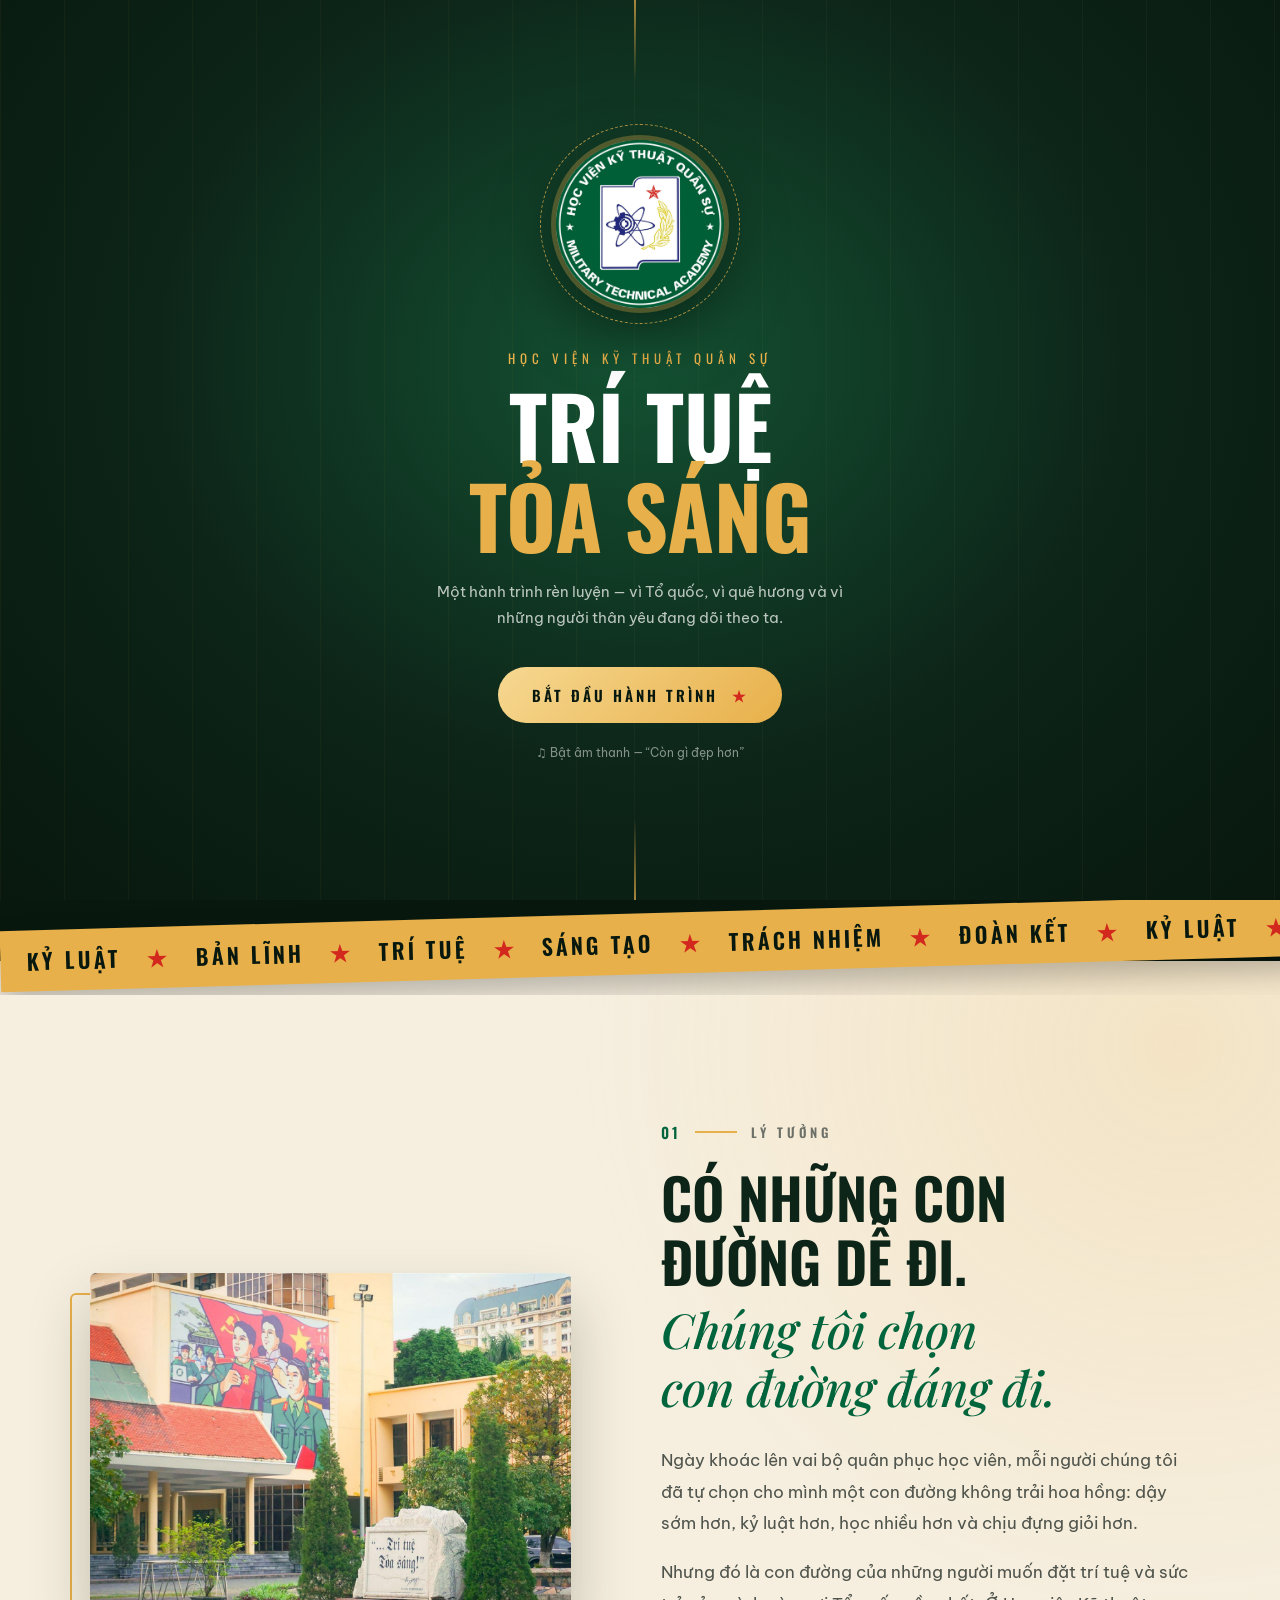
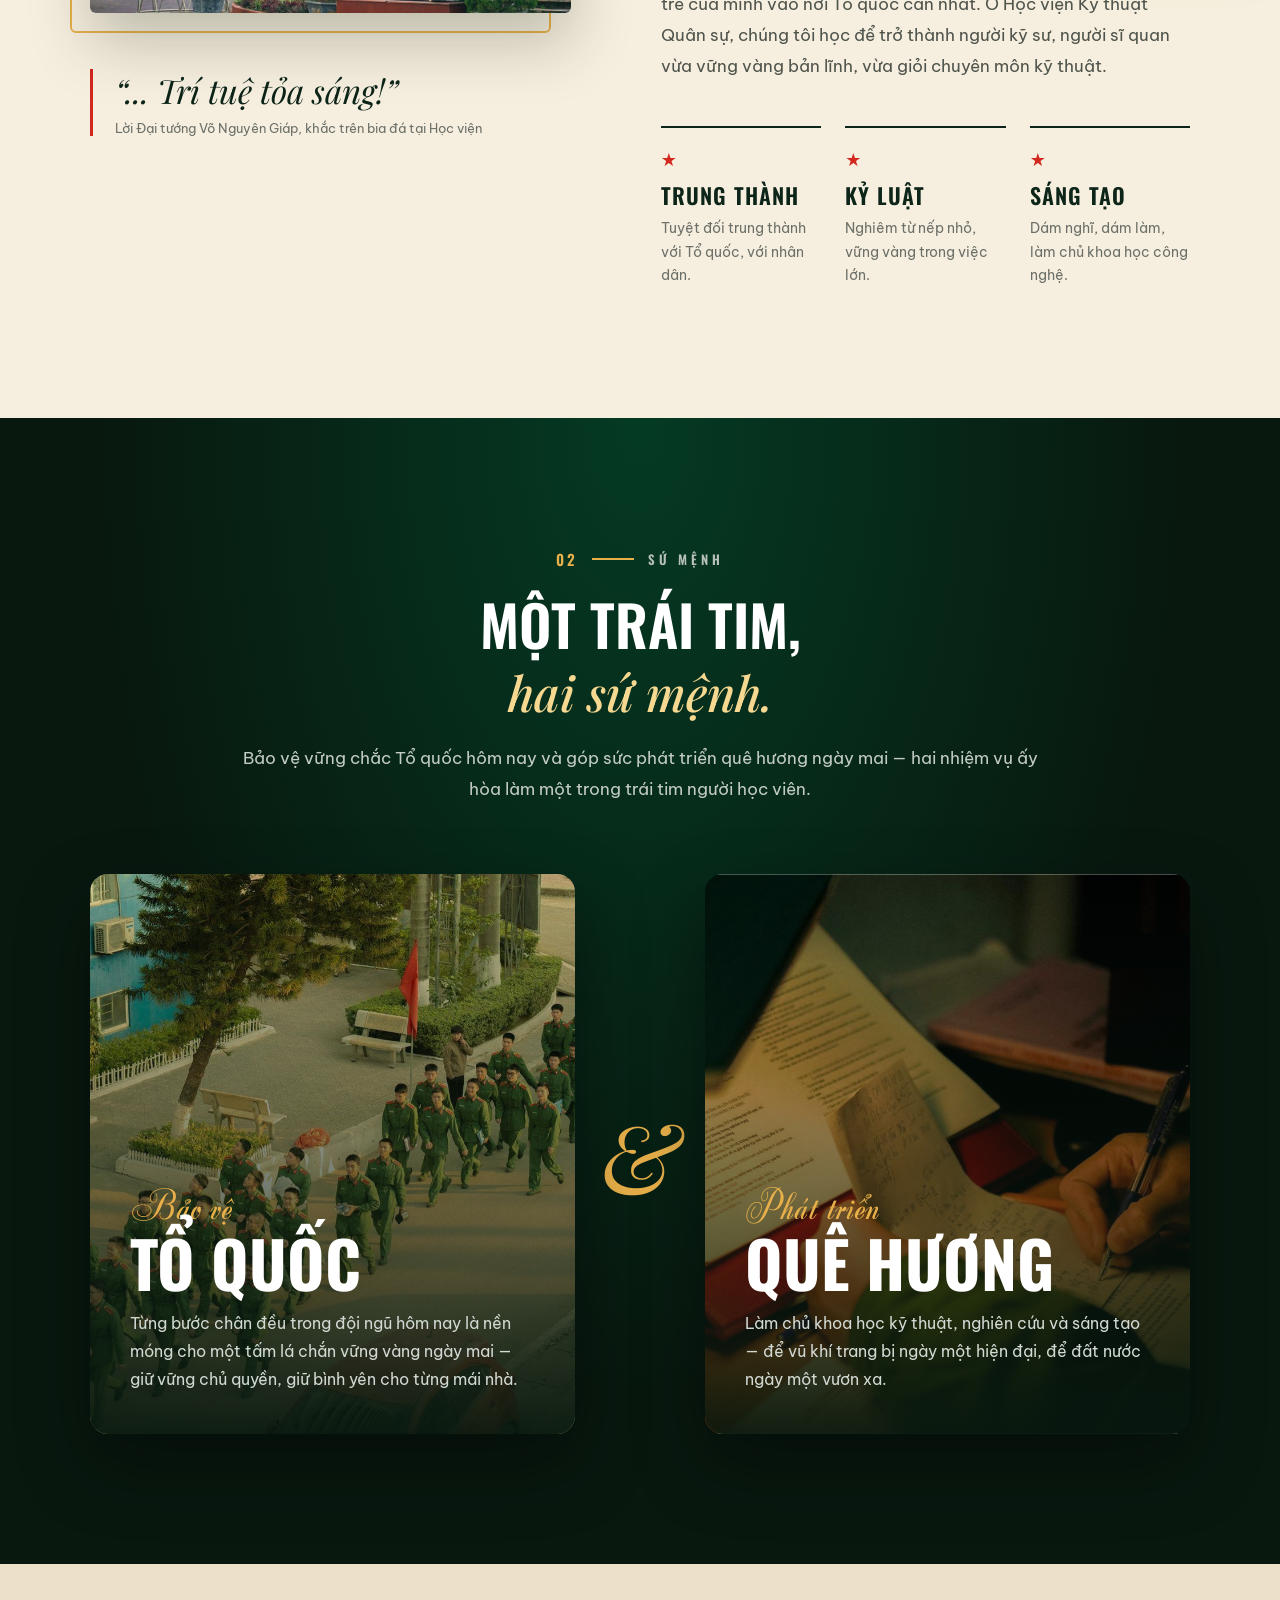
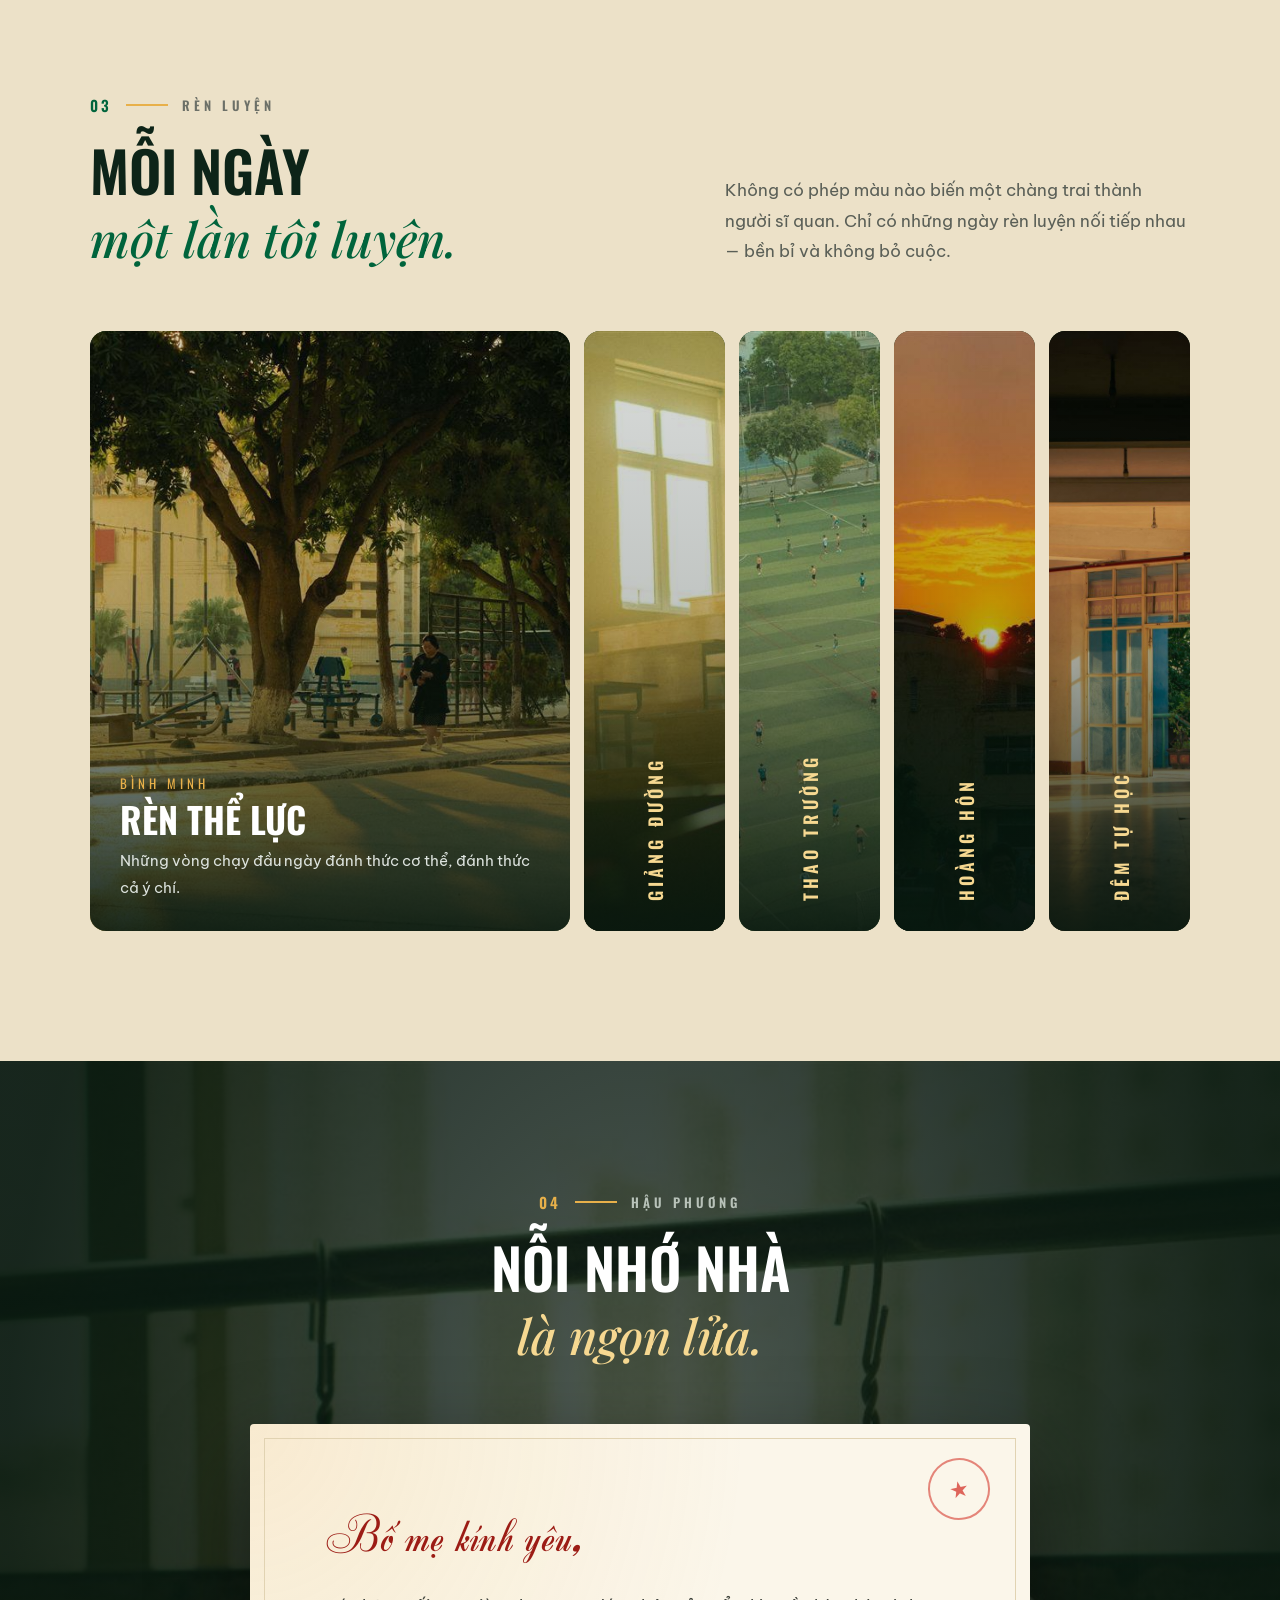
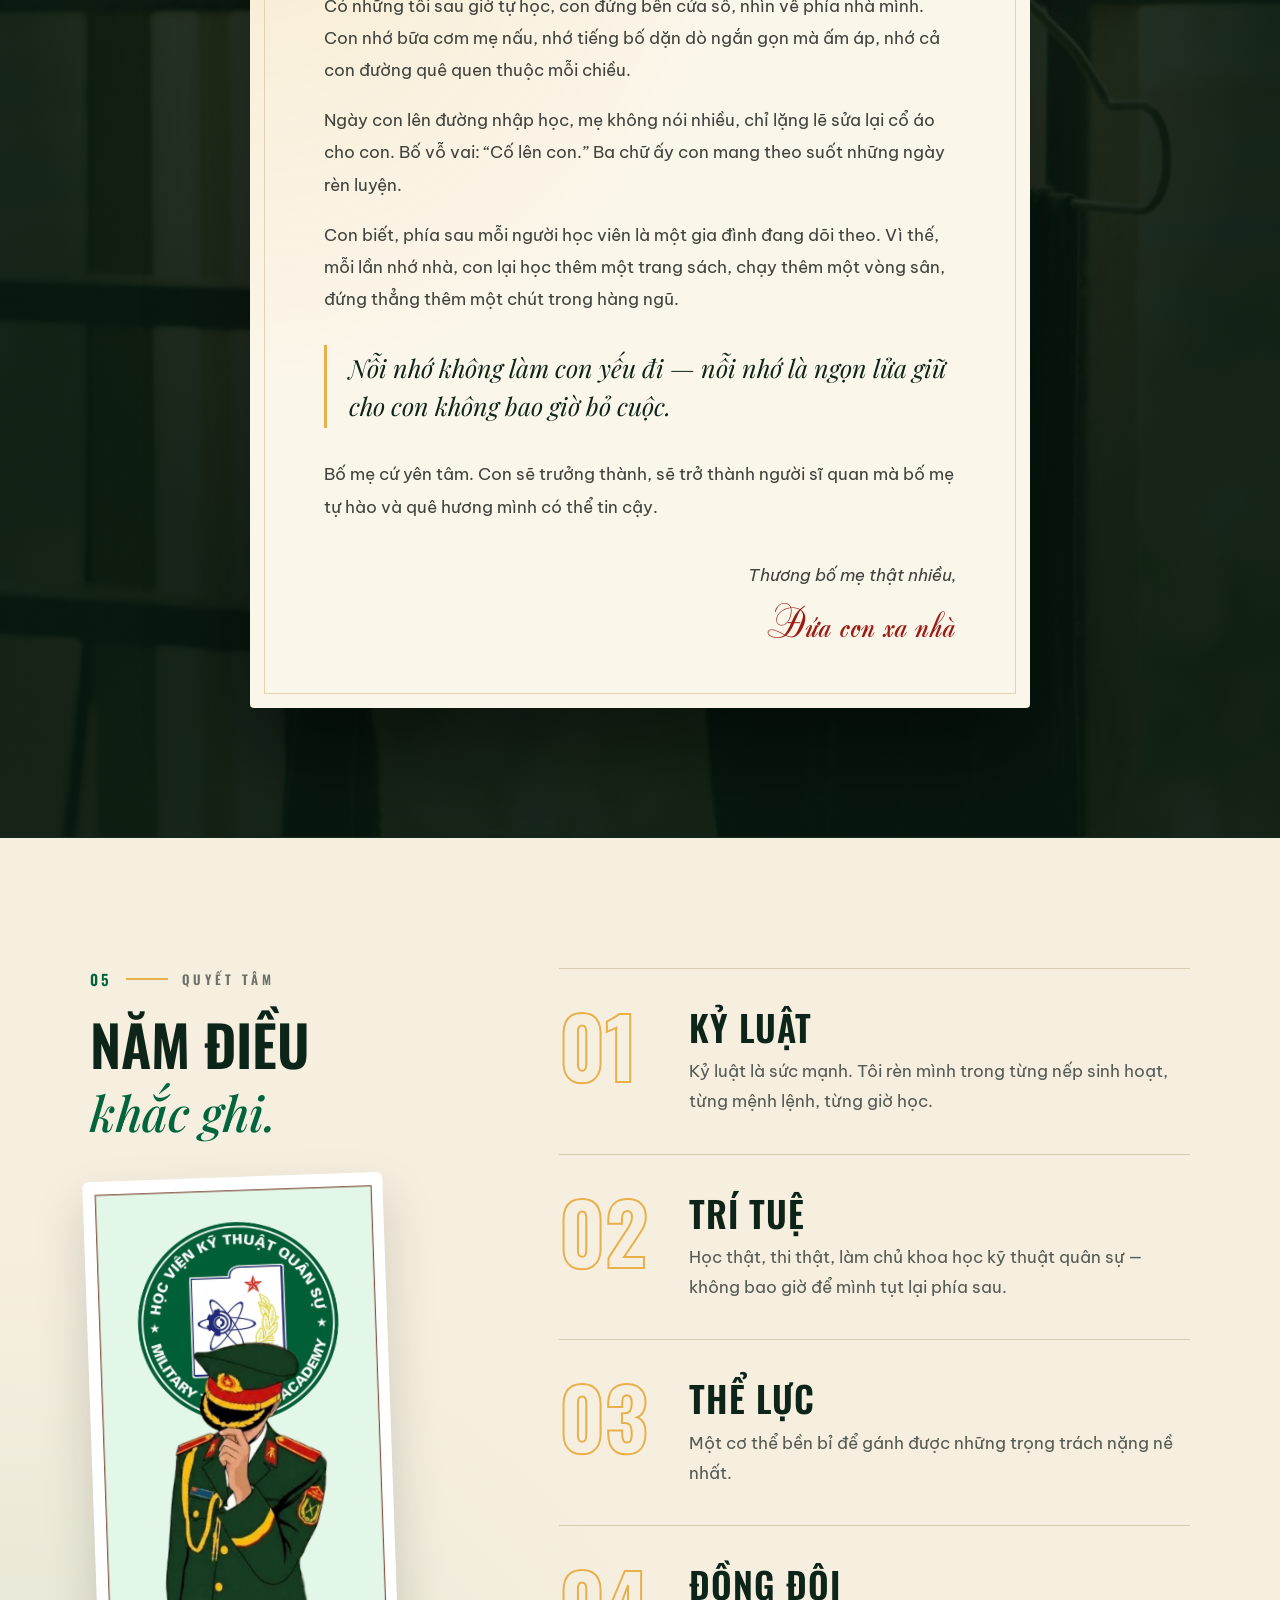
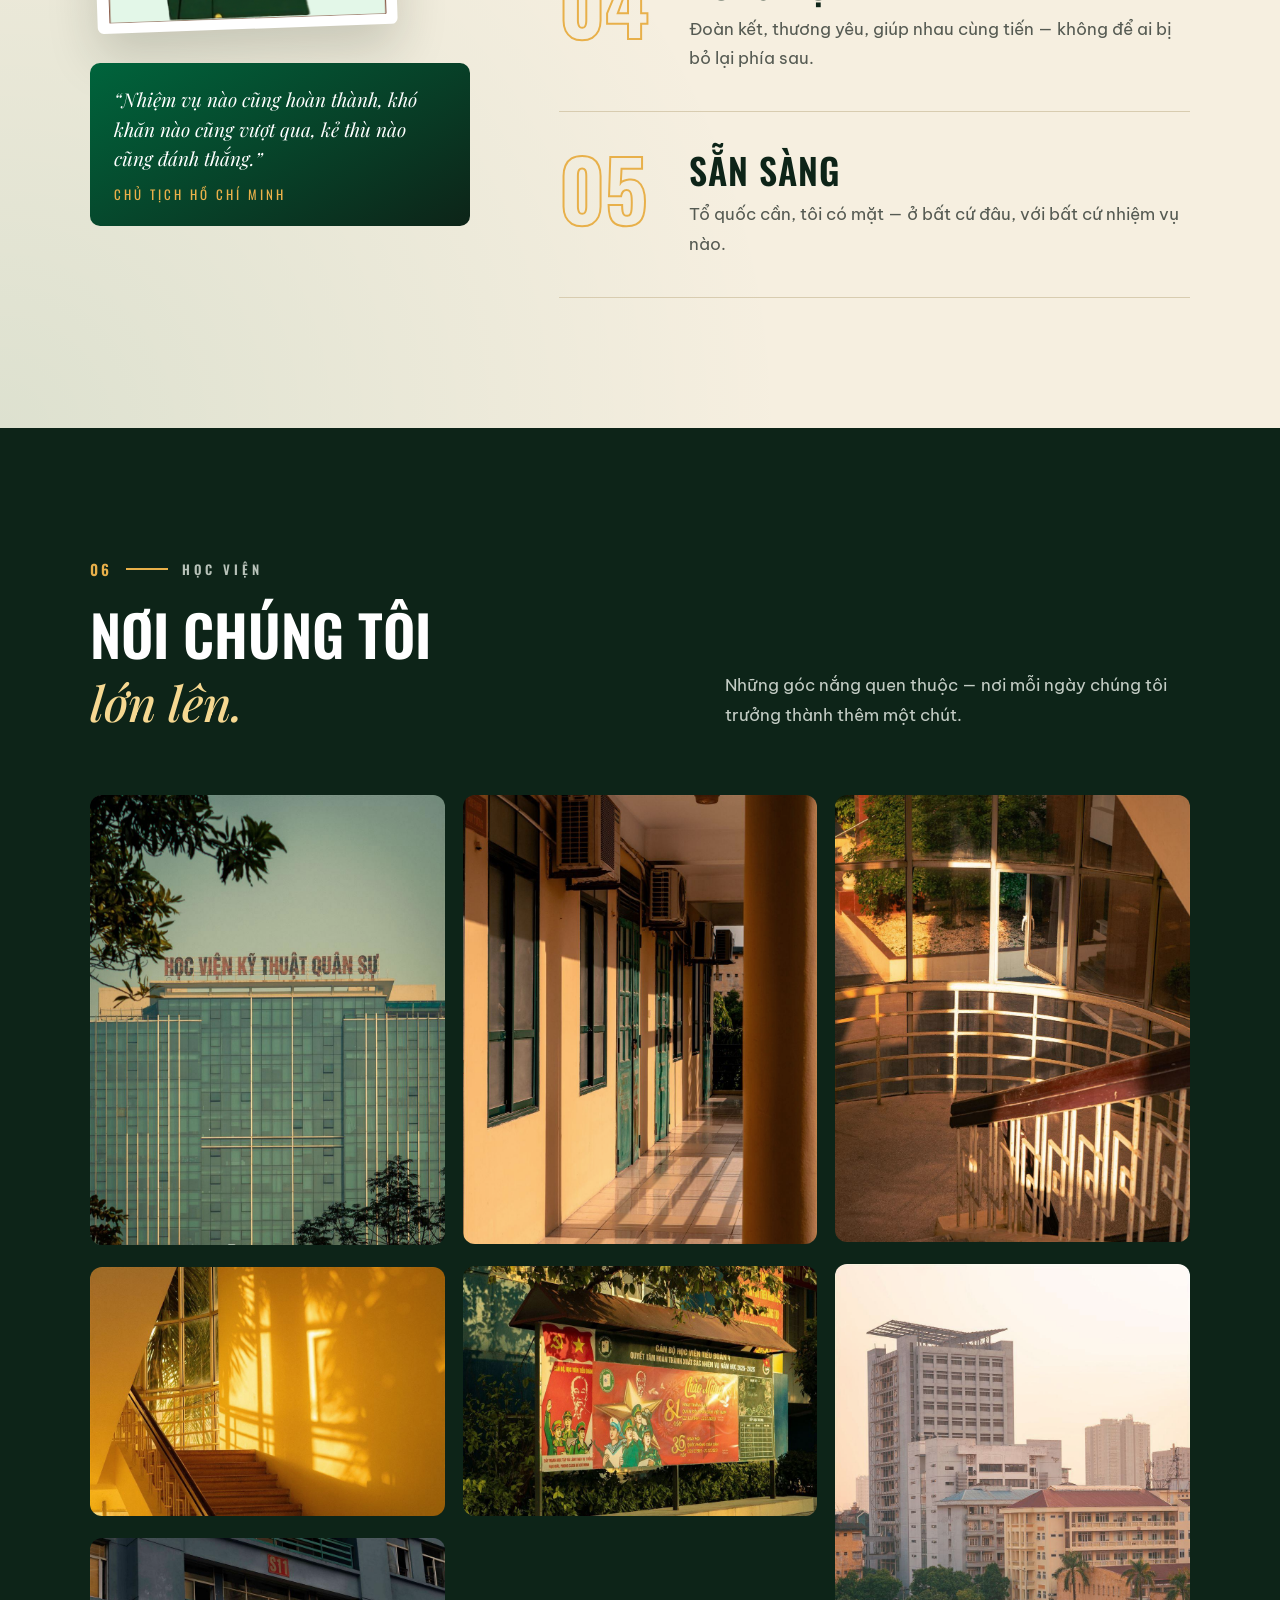
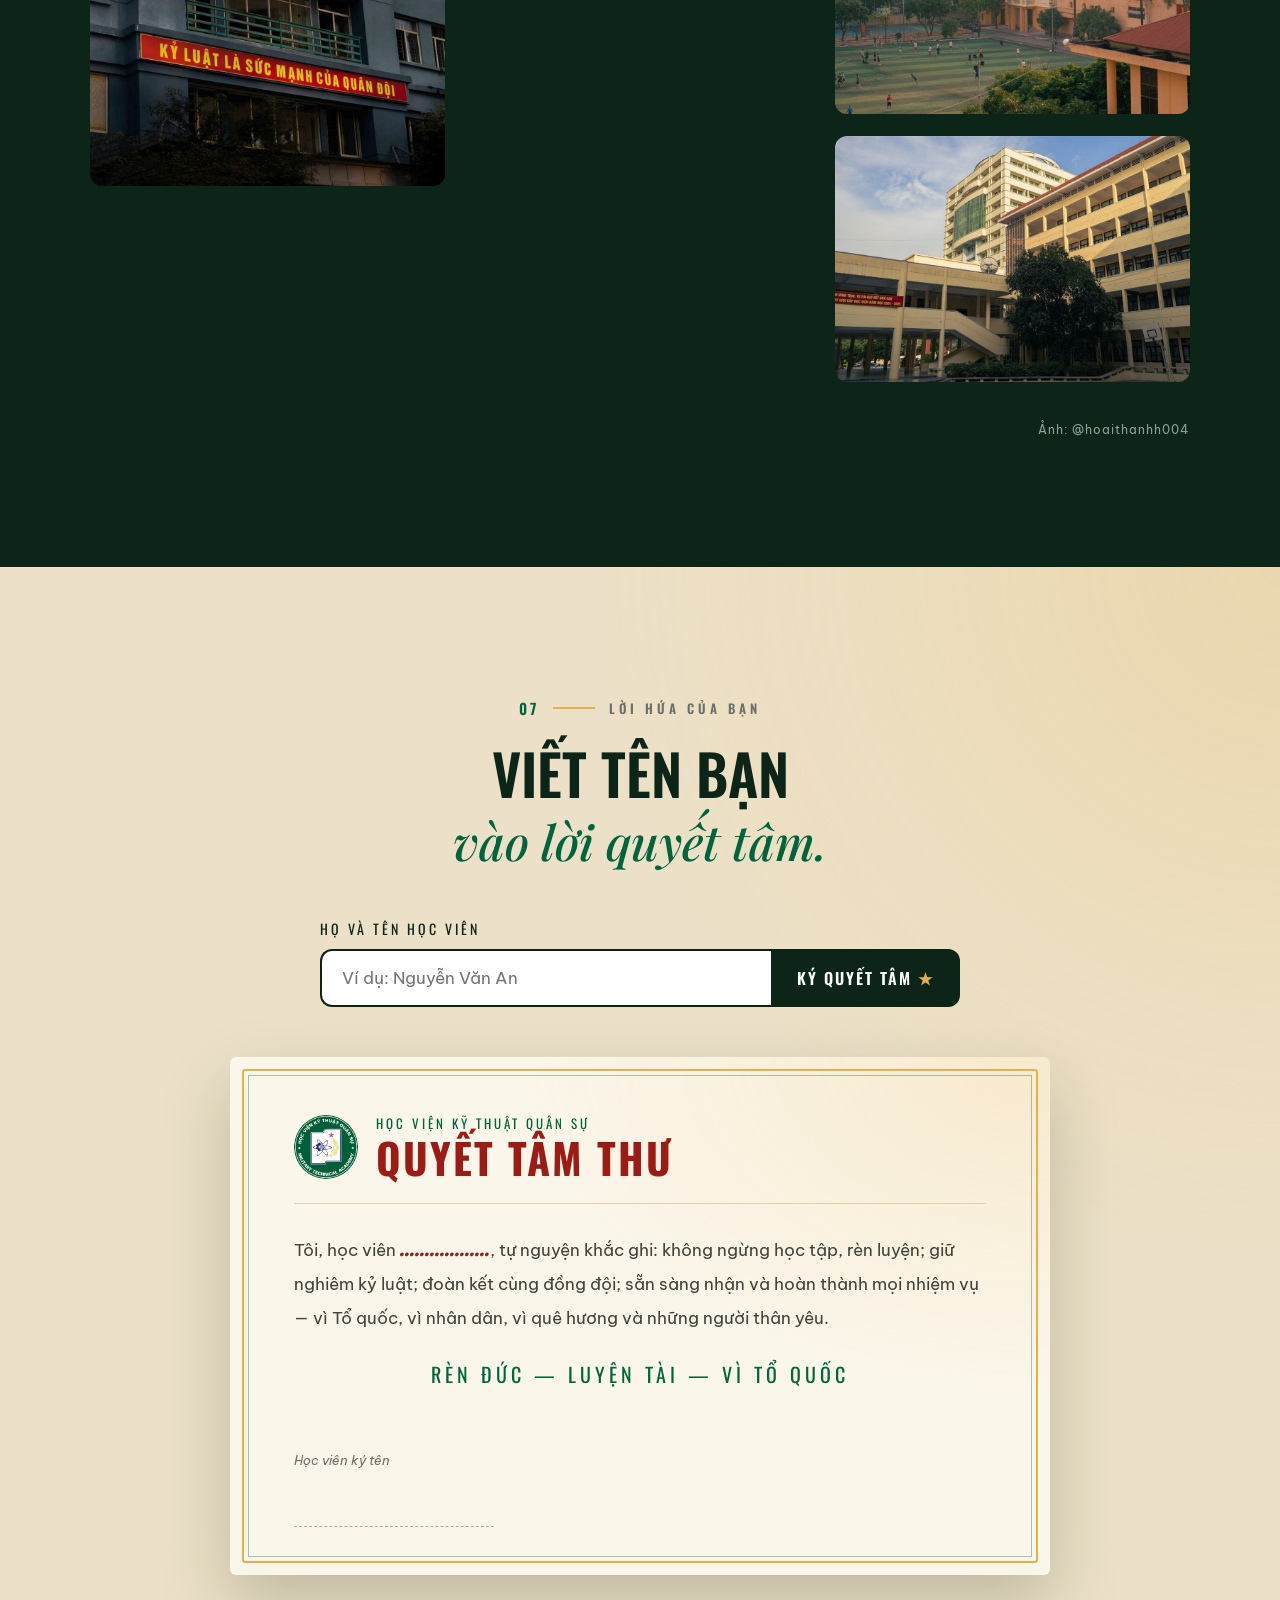
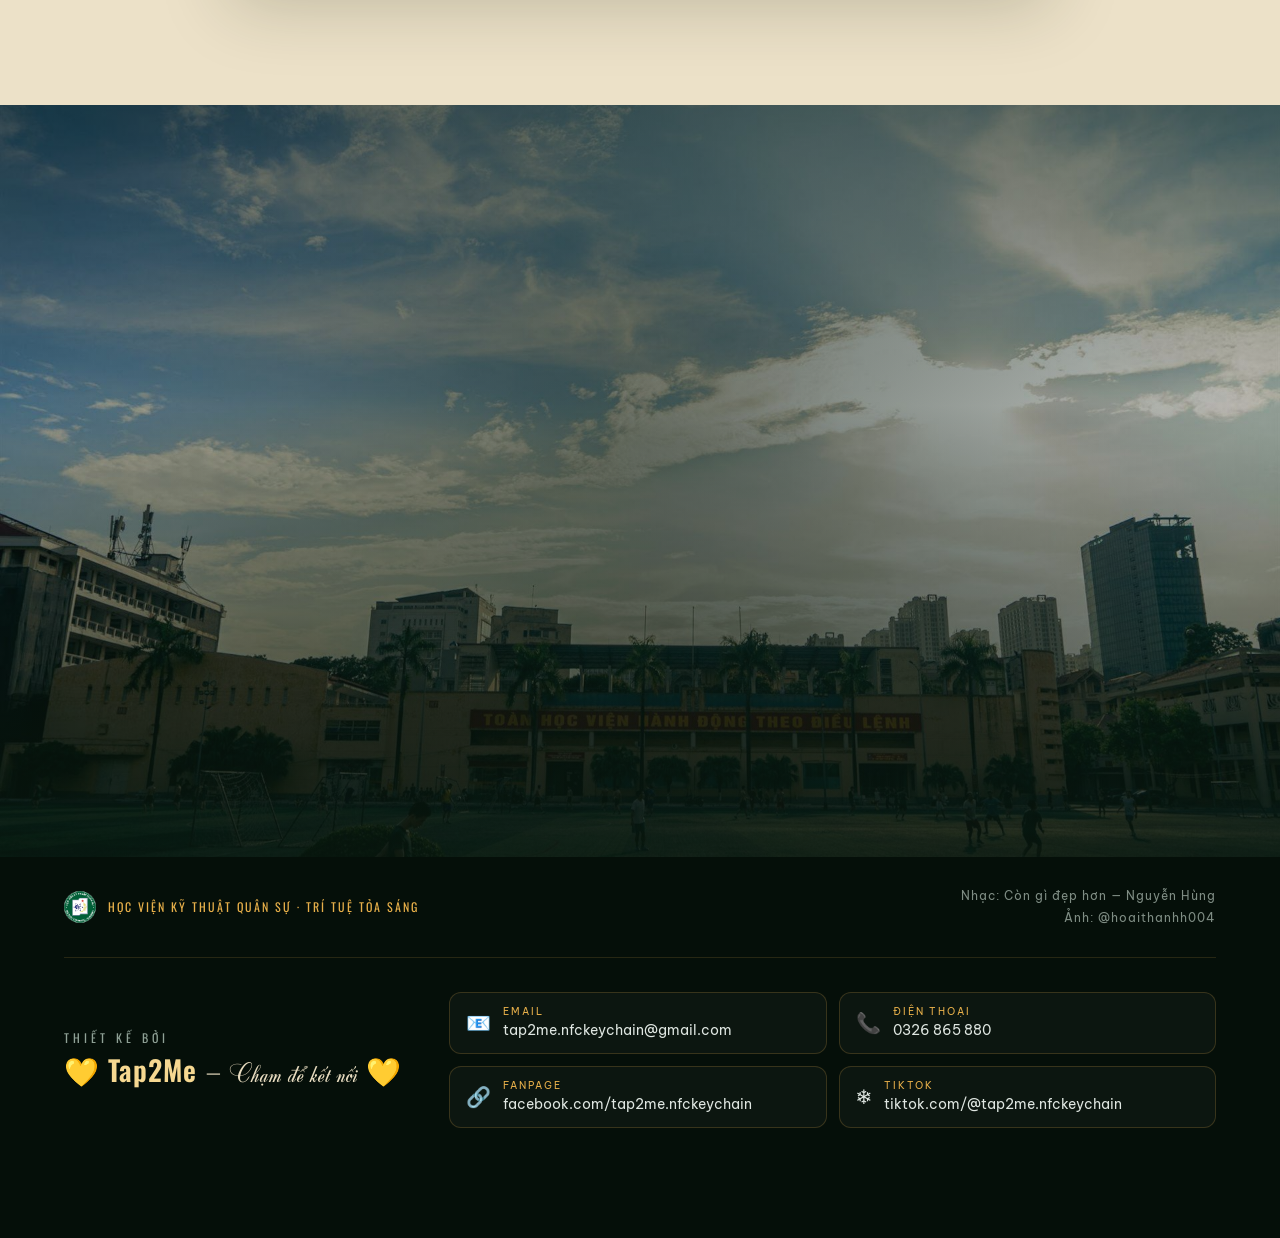
<file: index.html>
<!DOCTYPE html>
<html lang="vi">

<head>
    <meta charset="UTF-8">
    <meta name="viewport" content="width=device-width, initial-scale=1.0, viewport-fit=cover">
    <meta name="theme-color" content="#08180f">
    <title>Trí Tuệ Tỏa Sáng — Ý Chí Học Viên</title>
    <meta name="description" content="Ý chí, quyết tâm rèn luyện của người học viên Học viện Kỹ thuật Quân sự — vì Tổ quốc, vì quê hương.">

    <link rel="preload" href="fonts/utm-zirkon.woff2" as="font" type="font/woff2" crossorigin>
    <link rel="preload" href="images/hero.jpg" as="image">

    <link rel="preconnect" href="https://fonts.googleapis.com">
    <link rel="preconnect" href="https://fonts.gstatic.com" crossorigin>
    <link href="https://fonts.googleapis.com/css2?family=Be+Vietnam+Pro:wght@300;400;500;600;700;800&family=Oswald:wght@400;500;600;700&family=Playfair+Display:ital,wght@0,600;1,500;1,600&display=swap" rel="stylesheet">

    <link rel="stylesheet" href="style.css">
</head>


<body class="is-locked">

<!-- ================= CỔNG HỌC VIỆN (INTRO) ================= -->

<div class="gate" id="gate">

    <div class="gate-half gate-left"></div>
    <div class="gate-half gate-right"></div>

    <div class="gate-inner">

        <div class="gate-emblem">
            <span class="ring"></span>
            <img src="images/logo.jpg" alt="Học viện Kỹ thuật Quân sự">
        </div>

        <p class="gate-kicker">HỌC VIỆN KỸ THUẬT QUÂN SỰ</p>

        <h1 class="gate-title">Trí tuệ<br><span>tỏa sáng</span></h1>

        <p class="gate-text">
            Một hành trình rèn luyện — vì Tổ quốc, vì quê hương
            và vì những người thân yêu đang dõi theo ta.
        </p>

        <button class="gate-button" id="openGate" type="button">
            <span>Bắt đầu hành trình</span>
            <i>★</i>
        </button>

        <p class="gate-hint">♫ Bật âm thanh — “Còn gì đẹp hơn”</p>

    </div>

</div>


<!-- ================= NAVBAR ================= -->

<header class="navbar" id="navbar">

    <a href="#top" class="brand">
        <img src="images/logo.jpg" alt="">
        <span>TRÍ TUỆ <b>TỎA SÁNG</b></span>
    </a>

    <nav>
        <a href="#ly-tuong">Lý tưởng</a>
        <a href="#su-menh">Sứ mệnh</a>
        <a href="#ren-luyen">Rèn luyện</a>
        <a href="#hau-phuong">Hậu phương</a>
        <a href="#quyet-tam">Quyết tâm</a>
    </nav>

</header>


<!-- ================= HERO ================= -->

<section class="hero" id="top">

    <div class="hero-media">
        <img src="images/hero.jpg" alt="Hàng mũ kê-pi của học viên">
    </div>

    <canvas class="dust" data-dust="70"></canvas>

    <div class="hero-content">

        <p class="hero-kicker reveal-hero">
            <span>★</span> HỌC VIÊN HỌC VIỆN KỸ THUẬT QUÂN SỰ
        </p>

        <h1 class="hero-title">
            <span class="line"><span class="reveal-line">Rèn trí tuệ</span></span>
            <span class="line"><span class="reveal-line">Luyện ý chí</span></span>
            <span class="line gold"><span class="reveal-line">Vì Tổ quốc</span></span>
        </h1>

        <p class="hero-sub reveal-hero">
            Hôm nay ngồi trên giảng đường — mai này đứng vào đội ngũ
            những người giữ gìn và dựng xây đất nước.
        </p>

        <a href="#ly-tuong" class="hero-cta reveal-hero">
            Cuộn để bắt đầu <span>↓</span>
        </a>

    </div>

    <p class="hero-side">TRUNG THÀNH · KỶ LUẬT · SÁNG TẠO</p>

</section>


<!-- ================= DẢI KHẨU HIỆU ================= -->

<div class="ribbon" aria-hidden="true">
    <div class="ribbon-track">
        <span>KỶ LUẬT</span><i>★</i><span>BẢN LĨNH</span><i>★</i><span>TRÍ TUỆ</span><i>★</i><span>SÁNG TẠO</span><i>★</i><span>TRÁCH NHIỆM</span><i>★</i><span>ĐOÀN KẾT</span><i>★</i>
        <span>KỶ LUẬT</span><i>★</i><span>BẢN LĨNH</span><i>★</i><span>TRÍ TUỆ</span><i>★</i><span>SÁNG TẠO</span><i>★</i><span>TRÁCH NHIỆM</span><i>★</i><span>ĐOÀN KẾT</span><i>★</i>
    </div>
</div>


<!-- ================= 01 · LÝ TƯỞNG ================= -->

<section class="ideal section" id="ly-tuong">

    <div class="ideal-grid">

        <div class="ideal-media" data-reveal>

            <figure class="framed">
                <img src="images/ly-tuong.jpg" alt="Tranh tường và bia đá “Trí tuệ tỏa sáng” tại Học viện" loading="lazy">
            </figure>

            <blockquote class="stone-quote">
                <p>“... Trí tuệ tỏa sáng!”</p>
                <cite>Lời Đại tướng Võ Nguyên Giáp, khắc trên bia đá tại Học viện</cite>
            </blockquote>

        </div>


        <div class="ideal-text">

            <p class="tag" data-reveal>01 <span>LÝ TƯỞNG</span></p>

            <h2 class="heading" data-reveal>
                Có những con đường dễ đi.
                <em>Chúng tôi chọn con đường đáng đi.</em>
            </h2>

            <div class="prose" data-reveal>

                <p>
                    Ngày khoác lên vai bộ quân phục học viên, mỗi người chúng tôi đã tự chọn
                    cho mình một con đường không trải hoa hồng: dậy sớm hơn, kỷ luật hơn,
                    học nhiều hơn và chịu đựng giỏi hơn.
                </p>

                <p>
                    Nhưng đó là con đường của những người muốn đặt trí tuệ và sức trẻ của mình
                    vào nơi Tổ quốc cần nhất. Ở Học viện Kỹ thuật Quân sự, chúng tôi học để trở thành
                    người kỹ sư, người sĩ quan vừa vững vàng bản lĩnh, vừa giỏi chuyên môn kỹ thuật.
                </p>

            </div>

            <div class="pillars" data-reveal>

                <div class="pillar">
                    <b>★</b>
                    <h3>Trung thành</h3>
                    <p>Tuyệt đối trung thành với Tổ quốc, với nhân dân.</p>
                </div>

                <div class="pillar">
                    <b>★</b>
                    <h3>Kỷ luật</h3>
                    <p>Nghiêm từ nếp nhỏ, vững vàng trong việc lớn.</p>
                </div>

                <div class="pillar">
                    <b>★</b>
                    <h3>Sáng tạo</h3>
                    <p>Dám nghĩ, dám làm, làm chủ khoa học công nghệ.</p>
                </div>

            </div>

        </div>

    </div>

</section>


<!-- ================= 02 · HAI SỨ MỆNH ================= -->

<section class="mission section" id="su-menh">

    <div class="center-head">
        <p class="tag light" data-reveal>02 <span>SỨ MỆNH</span></p>
        <h2 class="heading light" data-reveal>Một trái tim, <em>hai sứ mệnh.</em></h2>
        <p class="lead light" data-reveal>
            Bảo vệ vững chắc Tổ quốc hôm nay và góp sức phát triển quê hương ngày mai —
            hai nhiệm vụ ấy hòa làm một trong trái tim người học viên.
        </p>
    </div>


    <div class="mission-grid">

        <article class="mission-card" data-reveal>
            <img src="images/bao-ve.jpg" alt="Học viên hành quân trong đội ngũ" loading="lazy">
            <div class="mission-body">
                <span class="mission-word">Bảo vệ</span>
                <h3>Tổ quốc</h3>
                <p>
                    Từng bước chân đều trong đội ngũ hôm nay là nền móng cho một tấm lá chắn
                    vững vàng ngày mai — giữ vững chủ quyền, giữ bình yên cho từng mái nhà.
                </p>
            </div>
        </article>

        <div class="mission-and" aria-hidden="true">&amp;</div>

        <article class="mission-card" data-reveal>
            <img src="images/phat-trien.jpg" alt="Học viên ghi chép bài học" loading="lazy">
            <div class="mission-body">
                <span class="mission-word">Phát triển</span>
                <h3>Quê hương</h3>
                <p>
                    Làm chủ khoa học kỹ thuật, nghiên cứu và sáng tạo — để vũ khí trang bị
                    ngày một hiện đại, để đất nước ngày một vươn xa.
                </p>
            </div>
        </article>

    </div>

</section>


<!-- ================= 03 · RÈN LUYỆN ================= -->

<section class="days section" id="ren-luyen">

    <div class="split-head">
        <div>
            <p class="tag" data-reveal>03 <span>RÈN LUYỆN</span></p>
            <h2 class="heading" data-reveal>Mỗi ngày <em>một lần tôi luyện.</em></h2>
        </div>
        <p class="lead" data-reveal>
            Không có phép màu nào biến một chàng trai thành người sĩ quan.
            Chỉ có những ngày rèn luyện nối tiếp nhau — bền bỉ và không bỏ cuộc.
        </p>
    </div>


    <div class="day-cards" id="dayCards">

        <article class="day-card active" data-reveal>
            <img src="images/ngay-1.jpg" alt="Học viên chạy bộ buổi sáng" loading="lazy">
            <span class="day-label">BÌNH MINH</span>
            <div class="day-body">
                <small>BÌNH MINH</small>
                <h3>Rèn thể lực</h3>
                <p>Những vòng chạy đầu ngày đánh thức cơ thể, đánh thức cả ý chí.</p>
            </div>
        </article>

        <article class="day-card" data-reveal>
            <img src="images/ngay-2.jpg" alt="Giảng đường ngập nắng" loading="lazy">
            <span class="day-label">GIẢNG ĐƯỜNG</span>
            <div class="day-body">
                <small>GIẢNG ĐƯỜNG</small>
                <h3>Nạp tri thức</h3>
                <p>Từng công thức, từng bản vẽ là viên gạch xây nên người kỹ sư quân sự.</p>
            </div>
        </article>

        <article class="day-card" data-reveal>
            <img src="images/ngay-3.jpg" alt="Sân tập của Học viện" loading="lazy">
            <span class="day-label">THAO TRƯỜNG</span>
            <div class="day-body">
                <small>THAO TRƯỜNG</small>
                <h3>Tôi luyện bản lĩnh</h3>
                <p>Mồ hôi rơi hôm nay để đôi vai vững vàng hơn ngày mai.</p>
            </div>
        </article>

        <article class="day-card" data-reveal>
            <img src="images/ngay-4.jpg" alt="Hoàng hôn trên Học viện" loading="lazy">
            <span class="day-label">HOÀNG HÔN</span>
            <div class="day-body">
                <small>HOÀNG HÔN</small>
                <h3>Gắn kết đồng đội</h3>
                <p>Đồng đội là những người anh em cùng chung một lý tưởng, một màu áo.</p>
            </div>
        </article>

        <article class="day-card" data-reveal>
            <img src="images/ngay-5.jpg" alt="Hành lang sáng đèn" loading="lazy">
            <span class="day-label">ĐÊM TỰ HỌC</span>
            <div class="day-body">
                <small>ĐÊM TỰ HỌC</small>
                <h3>Kiên trì</h3>
                <p>Khi thành phố đã ngủ, ánh đèn tự học vẫn sáng — và ước mơ vẫn thức.</p>
            </div>
        </article>

    </div>

</section>


<!-- ================= 04 · HẬU PHƯƠNG ================= -->

<section class="home section" id="hau-phuong">

    <div class="home-media">
        <img src="images/nho-nha.jpg" alt="Quân phục phơi bên cửa sổ" loading="lazy">
    </div>

    <div class="home-inner">

        <div class="center-head">
            <p class="tag light" data-reveal>04 <span>HẬU PHƯƠNG</span></p>
            <h2 class="heading light" data-reveal>Nỗi nhớ nhà <em>là ngọn lửa.</em></h2>
        </div>


        <div class="letter" data-reveal>

            <p class="letter-greeting">Bố mẹ kính yêu,</p>

            <p>
                Có những tối sau giờ tự học, con đứng bên cửa sổ, nhìn về phía nhà mình.
                Con nhớ bữa cơm mẹ nấu, nhớ tiếng bố dặn dò ngắn gọn mà ấm áp,
                nhớ cả con đường quê quen thuộc mỗi chiều.
            </p>

            <p>
                Ngày con lên đường nhập học, mẹ không nói nhiều, chỉ lặng lẽ sửa lại cổ áo cho con.
                Bố vỗ vai: “Cố lên con.” Ba chữ ấy con mang theo suốt những ngày rèn luyện.
            </p>

            <p>
                Con biết, phía sau mỗi người học viên là một gia đình đang dõi theo.
                Vì thế, mỗi lần nhớ nhà, con lại học thêm một trang sách, chạy thêm một vòng sân,
                đứng thẳng thêm một chút trong hàng ngũ.
            </p>

            <p class="letter-highlight">
                Nỗi nhớ không làm con yếu đi — nỗi nhớ là ngọn lửa
                giữ cho con không bao giờ bỏ cuộc.
            </p>

            <p>
                Bố mẹ cứ yên tâm. Con sẽ trưởng thành, sẽ trở thành người sĩ quan
                mà bố mẹ tự hào và quê hương mình có thể tin cậy.
            </p>

            <p class="letter-sign">
                <span>Thương bố mẹ thật nhiều,</span>
                <strong>Đứa con xa nhà</strong>
            </p>

        </div>

    </div>

</section>


<!-- ================= 05 · QUYẾT TÂM ================= -->

<section class="pledge section" id="quyet-tam">

    <div class="pledge-grid">

        <aside class="pledge-aside">

            <p class="tag" data-reveal>05 <span>QUYẾT TÂM</span></p>

            <h2 class="heading" data-reveal>Năm điều <em>khắc ghi.</em></h2>

            <figure class="pledge-portrait" data-reveal>
                <img src="images/minh-hoa.png" alt="Học viên trong lễ phục trước biểu tượng Học viện" loading="lazy">
            </figure>

            <blockquote class="uncle-quote" data-reveal>
                <p>
                    “Nhiệm vụ nào cũng hoàn thành, khó khăn nào cũng vượt qua,
                    kẻ thù nào cũng đánh thắng.”
                </p>
                <cite>Chủ tịch Hồ Chí Minh</cite>
            </blockquote>

        </aside>


        <ol class="pledge-list">

            <li data-reveal>
                <span class="pledge-num">01</span>
                <div>
                    <h3>Kỷ luật</h3>
                    <p>Kỷ luật là sức mạnh. Tôi rèn mình trong từng nếp sinh hoạt, từng mệnh lệnh, từng giờ học.</p>
                </div>
            </li>

            <li data-reveal>
                <span class="pledge-num">02</span>
                <div>
                    <h3>Trí tuệ</h3>
                    <p>Học thật, thi thật, làm chủ khoa học kỹ thuật quân sự — không bao giờ để mình tụt lại phía sau.</p>
                </div>
            </li>

            <li data-reveal>
                <span class="pledge-num">03</span>
                <div>
                    <h3>Thể lực</h3>
                    <p>Một cơ thể bền bỉ để gánh được những trọng trách nặng nề nhất.</p>
                </div>
            </li>

            <li data-reveal>
                <span class="pledge-num">04</span>
                <div>
                    <h3>Đồng đội</h3>
                    <p>Đoàn kết, thương yêu, giúp nhau cùng tiến — không để ai bị bỏ lại phía sau.</p>
                </div>
            </li>

            <li data-reveal>
                <span class="pledge-num">05</span>
                <div>
                    <h3>Sẵn sàng</h3>
                    <p>Tổ quốc cần, tôi có mặt — ở bất cứ đâu, với bất cứ nhiệm vụ nào.</p>
                </div>
            </li>

        </ol>

    </div>

</section>


<!-- ================= 06 · HỌC VIỆN QUA ỐNG KÍNH ================= -->

<section class="gallery-section section" id="hoc-vien">

    <div class="split-head">
        <div>
            <p class="tag light" data-reveal>06 <span>HỌC VIỆN</span></p>
            <h2 class="heading light" data-reveal>Nơi chúng tôi <em>lớn lên.</em></h2>
        </div>
        <p class="lead light" data-reveal>
            Những góc nắng quen thuộc — nơi mỗi ngày chúng tôi trưởng thành thêm một chút.
        </p>
    </div>


    <div class="gallery">
        <figure data-reveal><img src="images/g1.jpg" alt="Tòa nhà Học viện Kỹ thuật Quân sự" loading="lazy"></figure>
        <figure data-reveal><img src="images/g2.jpg" alt="Cầu thang ngập nắng" loading="lazy"></figure>
        <figure data-reveal><img src="images/g3.jpg" alt="Khẩu hiệu Kỷ luật là sức mạnh của quân đội" loading="lazy"></figure>
        <figure data-reveal><img src="images/g4.jpg" alt="Hành lang giảng đường" loading="lazy"></figure>
        <figure data-reveal><img src="images/g5.jpg" alt="Bảng tin trong khuôn viên" loading="lazy"></figure>
        <figure data-reveal><img src="images/g6.jpg" alt="Lan can trong nắng chiều" loading="lazy"></figure>
        <figure data-reveal><img src="images/g7.jpg" alt="Khuôn viên Học viện nhìn từ trên cao" loading="lazy"></figure>
        <figure data-reveal><img src="images/g8.jpg" alt="Dãy nhà học" loading="lazy"></figure>
    </div>

    <p class="credit" data-reveal>Ảnh: @hoaithanhh004</p>

</section>


<!-- ================= 07 · KÝ QUYẾT TÂM ================= -->

<section class="sign section" id="ky-ten">

    <div class="center-head">
        <p class="tag" data-reveal>07 <span>LỜI HỨA CỦA BẠN</span></p>
        <h2 class="heading" data-reveal>Viết tên bạn <em>vào lời quyết tâm.</em></h2>
    </div>


    <div class="sign-form" data-reveal>
        <label for="cadetName">Họ và tên học viên</label>
        <div class="sign-row">
            <input id="cadetName" type="text" maxlength="40" placeholder="Ví dụ: Nguyễn Văn An" autocomplete="off">
            <button id="signButton" type="button">Ký quyết tâm <span>★</span></button>
        </div>
    </div>


    <div class="certificate" id="certificate" data-reveal>

        <div class="cert-top">
            <img src="images/logo.jpg" alt="">
            <div>
                <small>HỌC VIỆN KỸ THUẬT QUÂN SỰ</small>
                <strong>QUYẾT TÂM THƯ</strong>
            </div>
        </div>

        <p class="cert-body">
            Tôi, học viên <b class="js-cert-name">..................</b>, tự nguyện khắc ghi:
            không ngừng học tập, rèn luyện; giữ nghiêm kỷ luật; đoàn kết cùng đồng đội;
            sẵn sàng nhận và hoàn thành mọi nhiệm vụ — vì Tổ quốc, vì nhân dân,
            vì quê hương và những người thân yêu.
        </p>

        <p class="cert-motto">Rèn đức — Luyện tài — Vì Tổ quốc</p>

        <div class="cert-foot">
            <div class="cert-sign">
                <small>Học viên ký tên</small>
                <span class="js-cert-sign"></span>
            </div>
            <div class="cert-seal" id="certSeal">
                <span>★</span>
                <small>QUYẾT TÂM</small>
            </div>
        </div>

    </div>

</section>


<!-- ================= KẾT ================= -->

<section class="finale" id="final">

    <div class="finale-media">
        <img src="images/ket.jpg" alt="Bầu trời trên Học viện" loading="lazy">
    </div>

    <canvas class="dust" data-dust="60"></canvas>

    <div class="finale-content">

        <p class="finale-kicker" data-reveal>CÒN GÌ ĐẸP HƠN...</p>

        <h2 data-reveal>
            Tuổi trẻ đẹp nhất
            <em>khi được cống hiến cho Tổ quốc.</em>
        </h2>

        <button class="fire-button" id="fireButton" type="button" data-reveal>
            <span class="fire-star">★</span>
            <span>Tiếp thêm lửa</span>
        </button>

        <p class="fire-text" id="fireText"></p>

    </div>

</section>


<!-- ================= FOOTER ================= -->

<footer>

    <div class="foot-top">

        <div class="foot-brand">
            <img src="images/logo.jpg" alt="">
            <span>HỌC VIỆN KỸ THUẬT QUÂN SỰ · TRÍ TUỆ TỎA SÁNG</span>
        </div>

        <div class="foot-meta">
            <span>Nhạc: Còn gì đẹp hơn — Nguyễn Hùng</span>
            <span>Ảnh: @hoaithanhh004</span>
        </div>

    </div>


    <div class="designer">

        <div class="designer-head">
            <small>Thiết kế bởi</small>
            <strong>💛 Tap2Me <span>– Chạm để kết nối</span> 💛</strong>
        </div>

        <ul class="designer-contact">
            <li>
                <a href="mailto:tap2me.nfckeychain@gmail.com">
                    <i>📧</i>
                    <span><small>Email</small>tap2me.nfckeychain<wbr>@gmail.com</span>
                </a>
            </li>
            <li>
                <a href="tel:0326865880">
                    <i>📞</i>
                    <span><small>Điện thoại</small>0326 865 880</span>
                </a>
            </li>
            <li>
                <a href="https://www.facebook.com/tap2me.nfckeychain/" target="_blank" rel="noopener">
                    <i>🔗</i>
                    <span><small>Fanpage</small>facebook.com/<wbr>tap2me.nfckeychain</span>
                </a>
            </li>
            <li>
                <a href="https://www.tiktok.com/@tap2me.nfckeychain" target="_blank" rel="noopener">
                    <i>❄️</i>
                    <span><small>TikTok</small>tiktok.com/<wbr>@tap2me.nfckeychain</span>
                </a>
            </li>
        </ul>

    </div>

</footer>


<!-- ================= MÁY PHÁT NHẠC ================= -->

<div class="player" id="player">

    <button class="player-disc" id="playerToggle" type="button" aria-label="Bật / tắt nhạc">
        <span class="disc"><b>★</b></span>
        <span class="player-icon" id="playerIcon">▶</span>
    </button>

    <div class="player-info">
        <strong>Còn Gì Đẹp Hơn</strong>
        <span>Nguyễn Hùng</span>
    </div>

    <div class="player-bars" aria-hidden="true">
        <i></i><i></i><i></i><i></i>
    </div>

</div>

<audio id="backgroundMusic" loop preload="auto" playsinline>
    <source src="music/con-gi-dep-hon.mp3" type="audio/mpeg">
</audio>


<!-- ================= XEM ẢNH ================= -->

<div class="lightbox" id="lightbox">
    <img alt="">
    <button type="button" aria-label="Đóng">×</button>
</div>


<script src="script.js"></script>

</body>

</html>
</file>
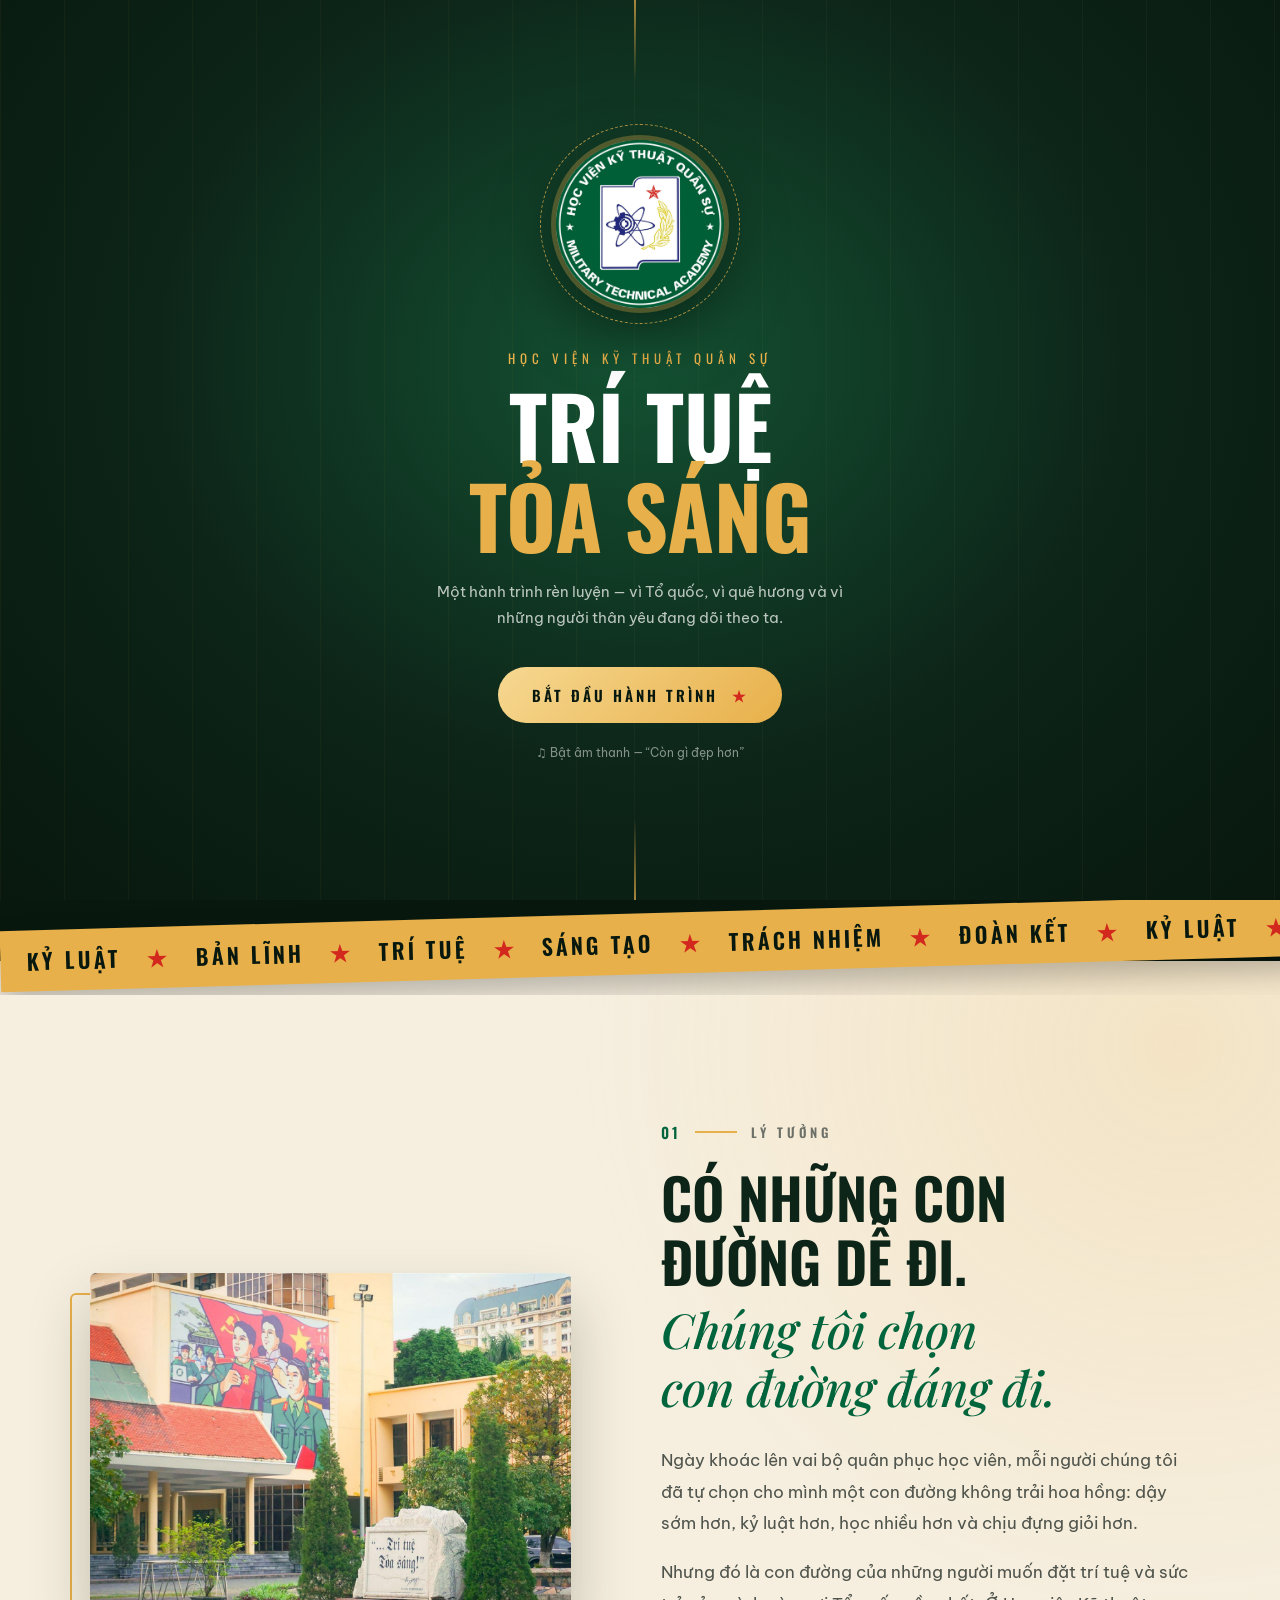
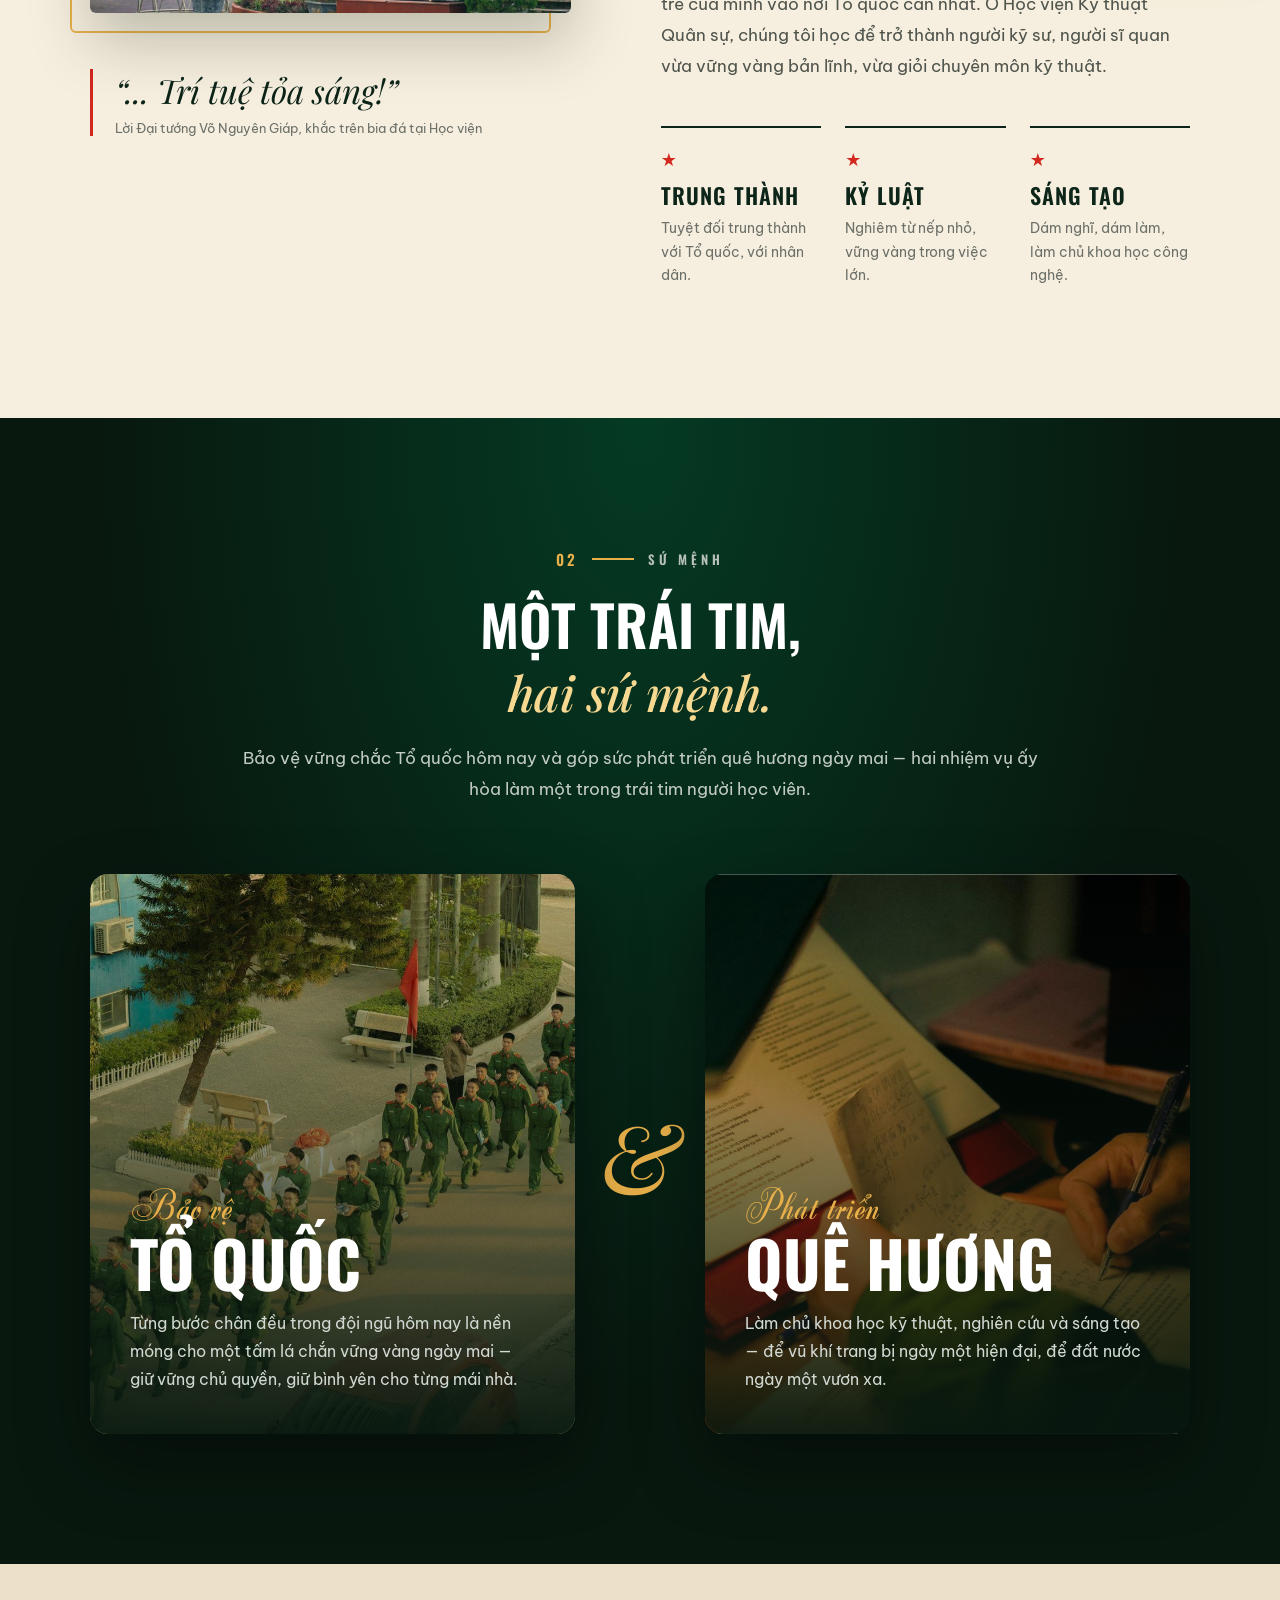
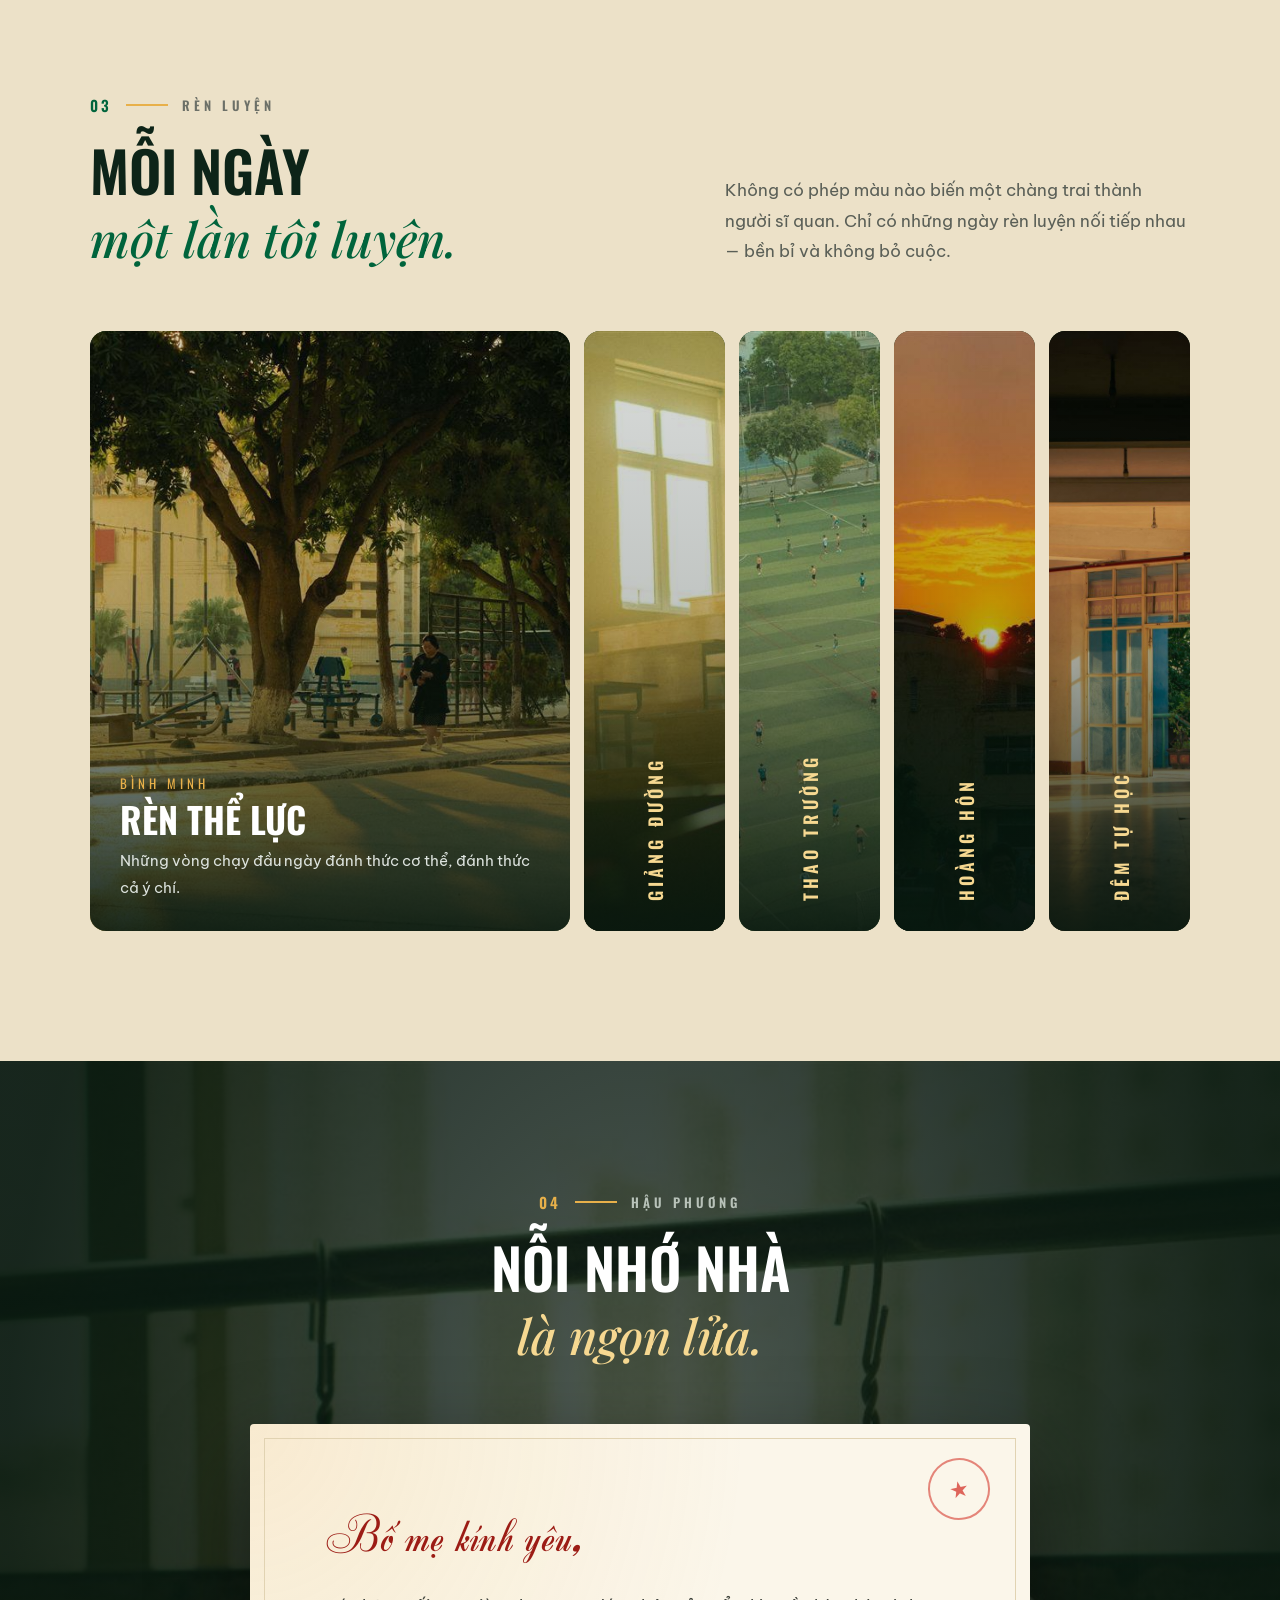
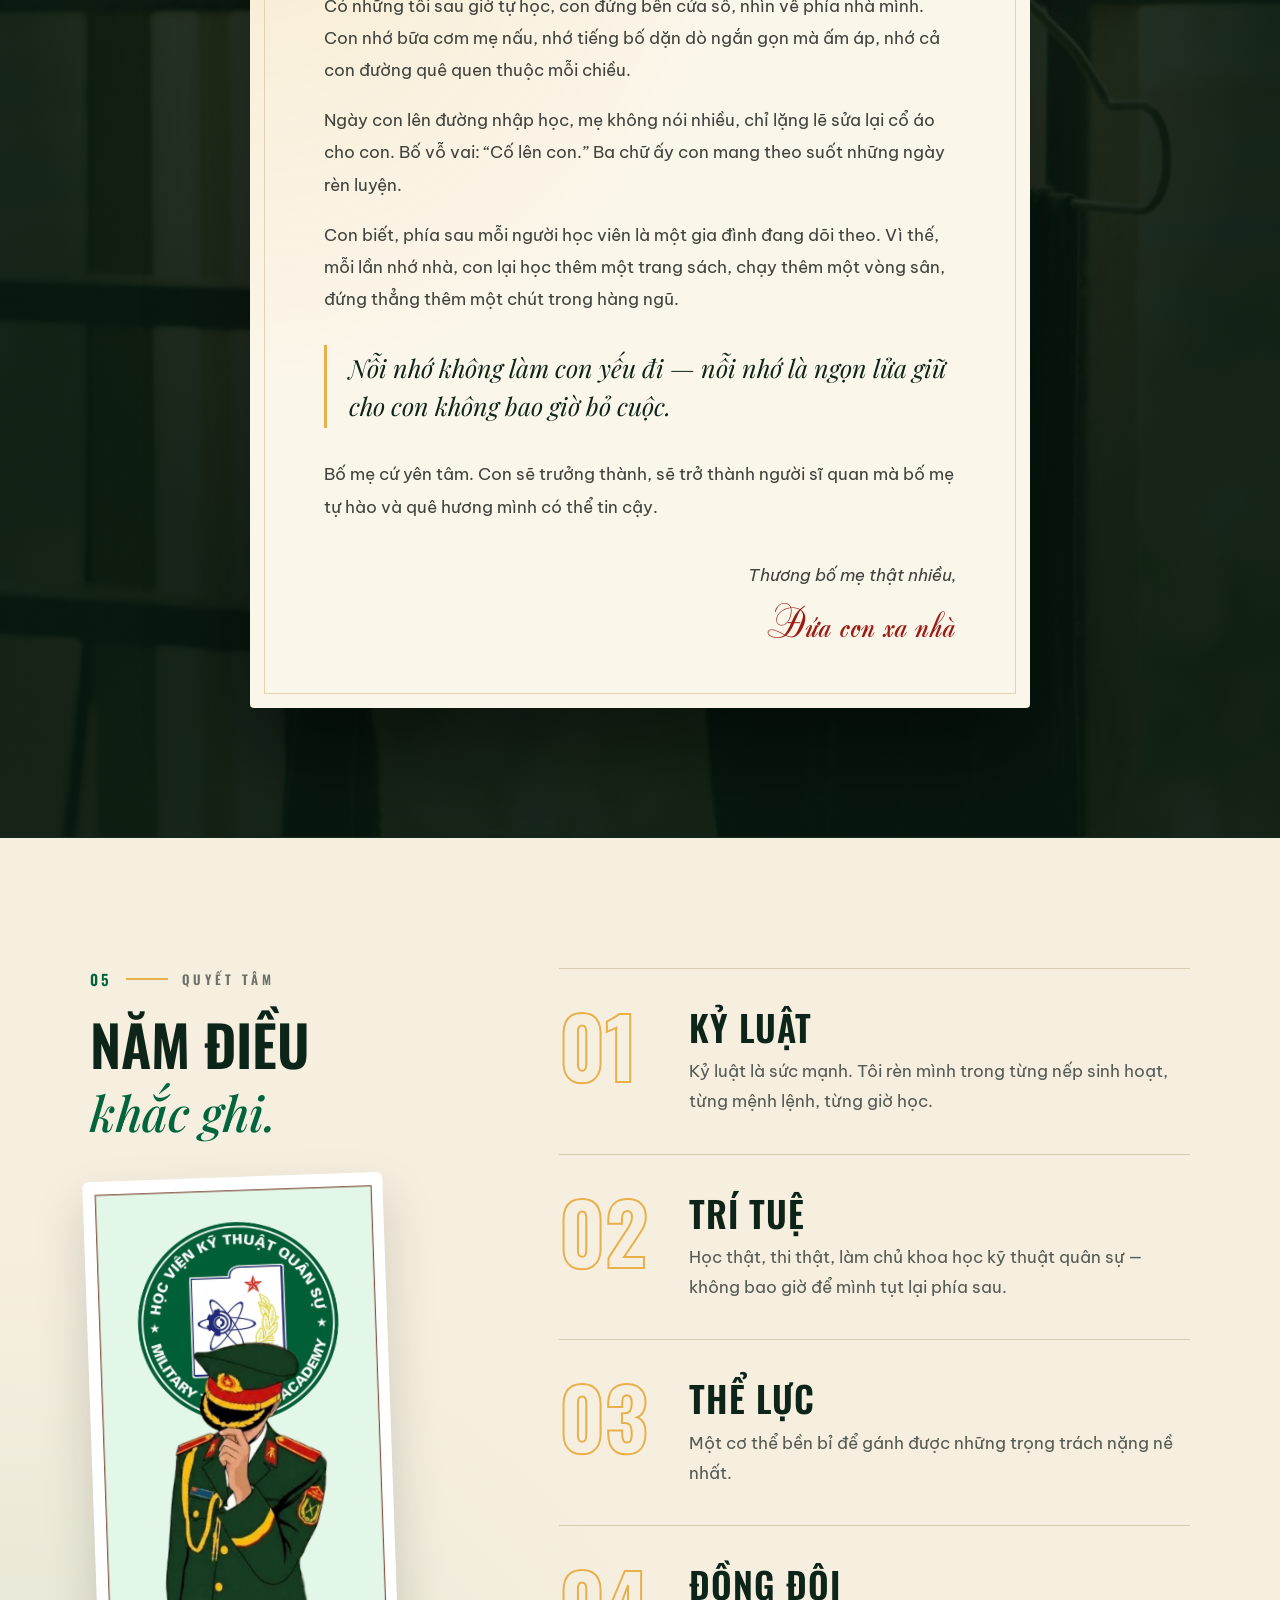
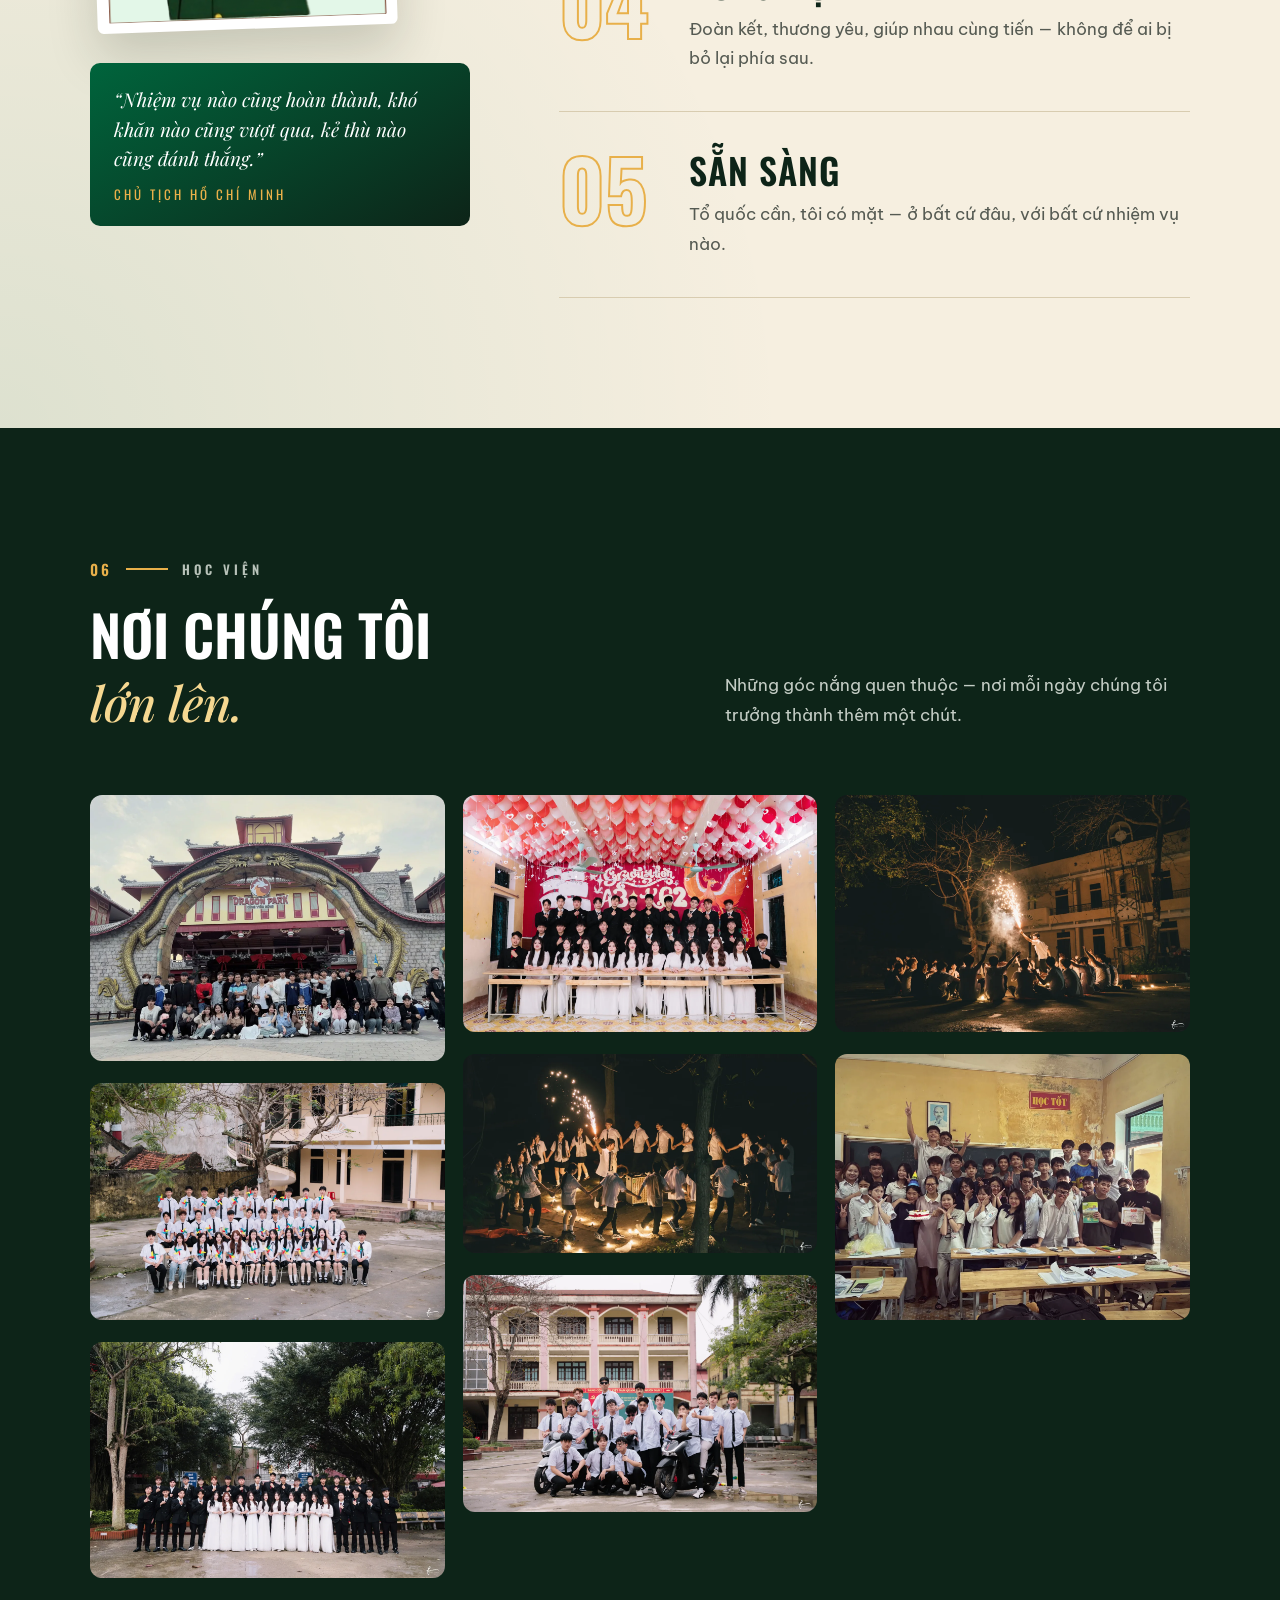
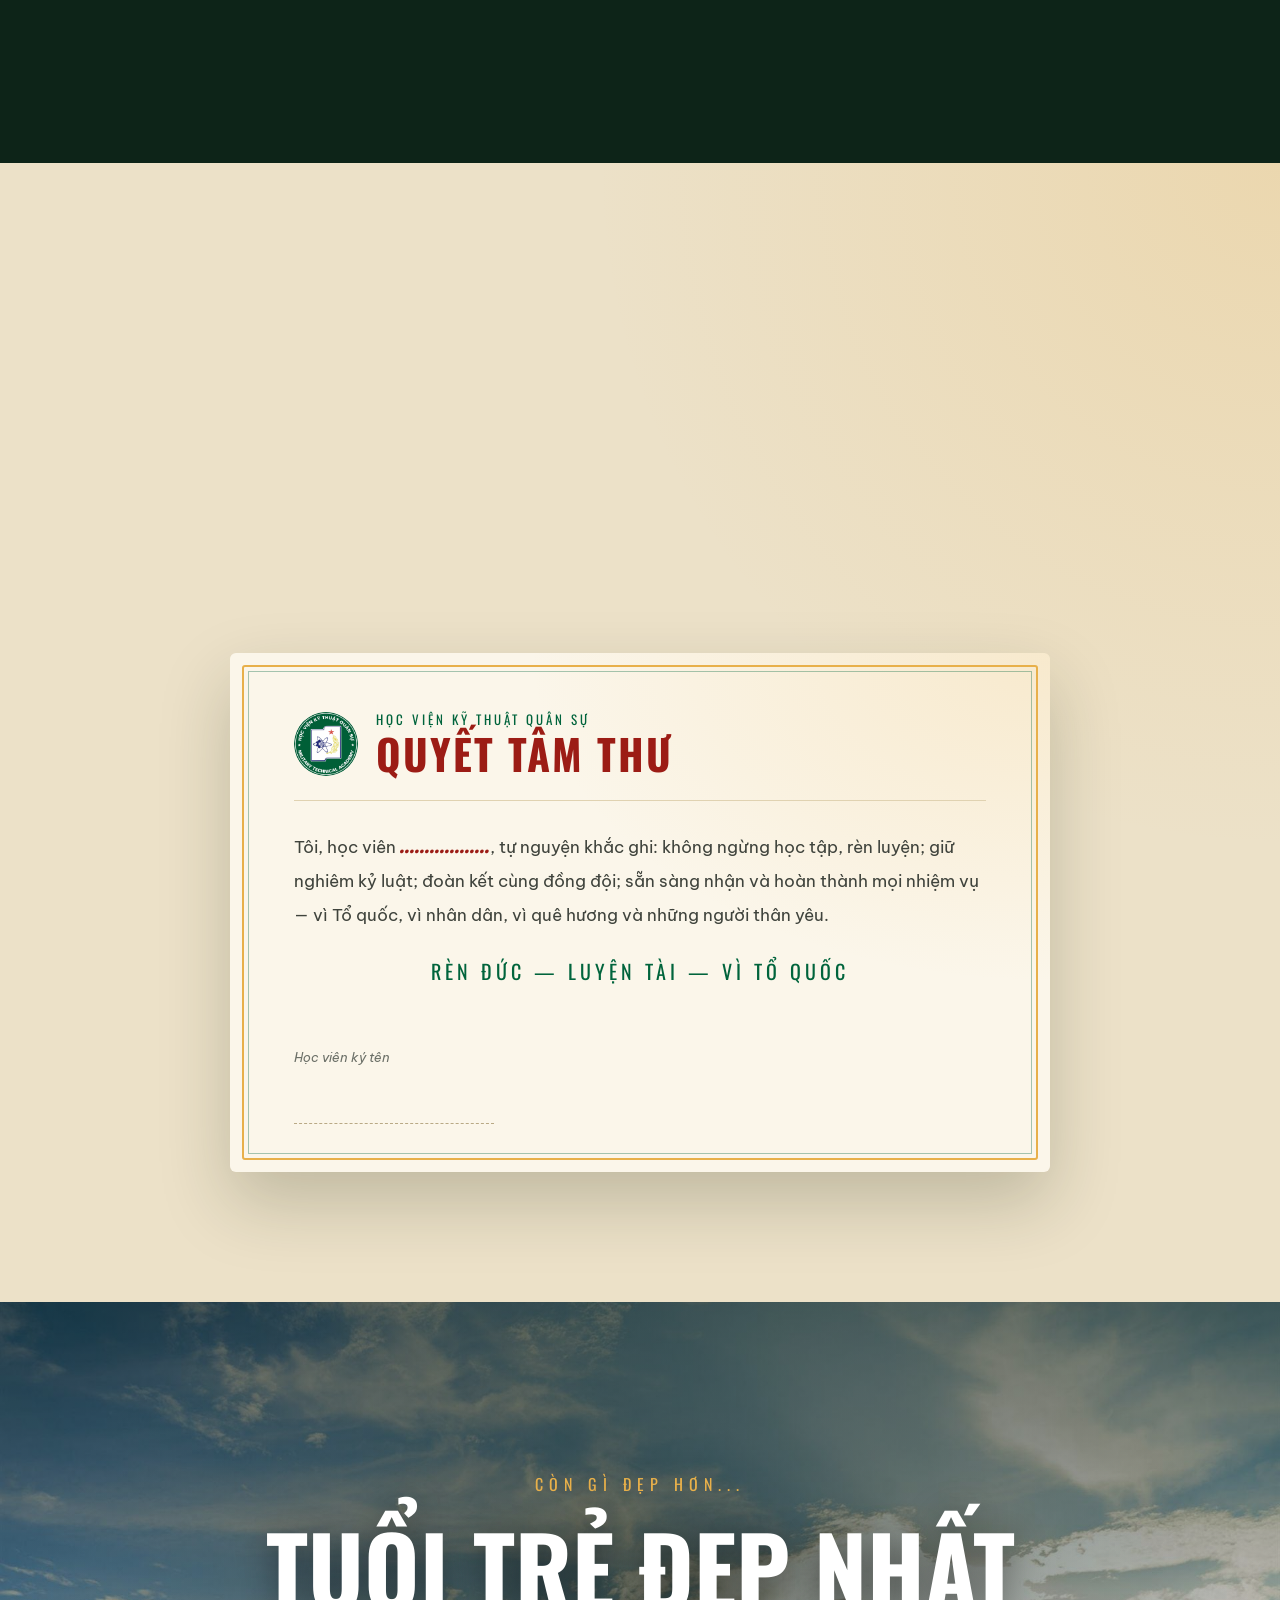
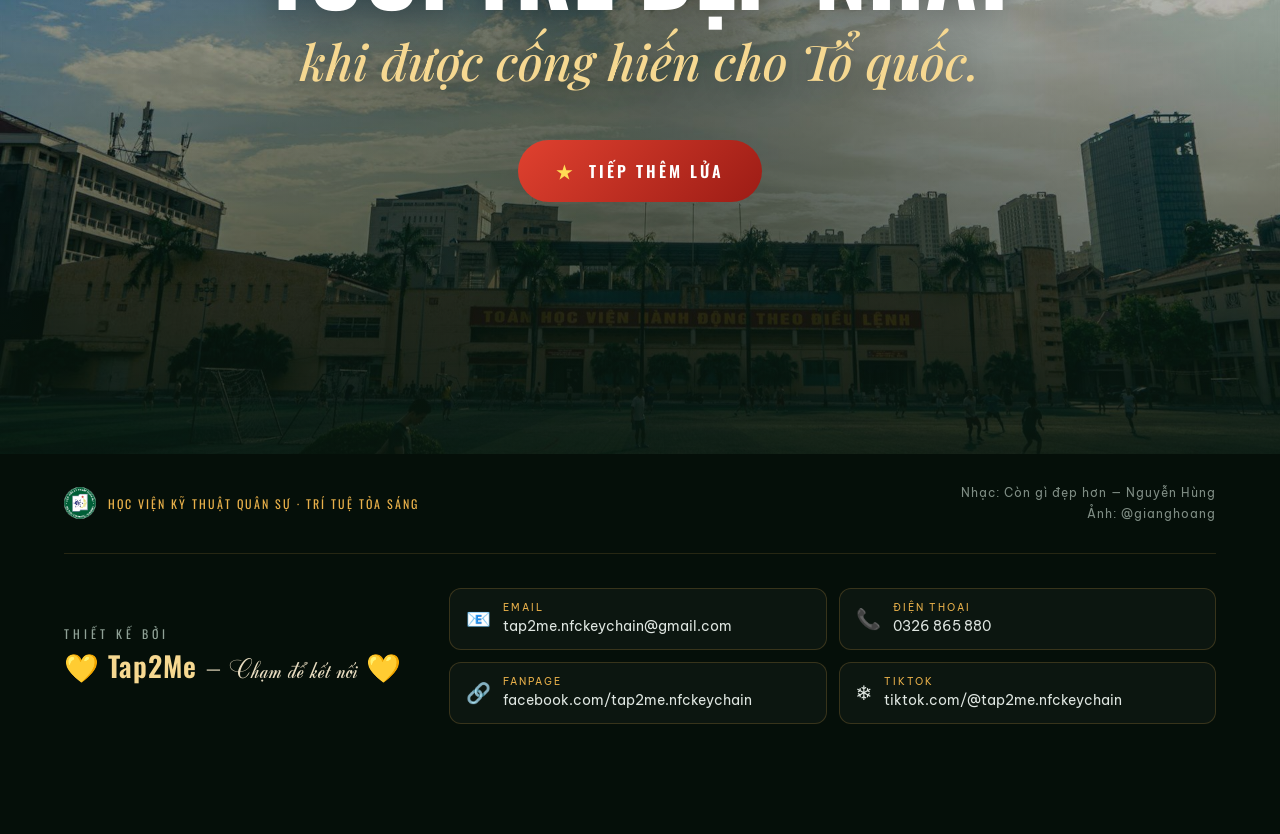
<file: ban-giang-hoang/index.html>
<!DOCTYPE html>
<html lang="vi">

<head>
    <meta charset="UTF-8">
    <meta name="viewport" content="width=device-width, initial-scale=1.0, viewport-fit=cover">
    <meta name="theme-color" content="#08180f">
    <title>Trí Tuệ Tỏa Sáng — Ý Chí Học Viên</title>
    <meta name="description" content="Ý chí, quyết tâm rèn luyện của người học viên Học viện Kỹ thuật Quân sự — vì Tổ quốc, vì quê hương.">

    <link rel="preload" href="../fonts/utm-zirkon.woff2" as="font" type="font/woff2" crossorigin>
    <link rel="preload" href="../images/hero.jpg" as="image">

    <link rel="preconnect" href="https://fonts.googleapis.com">
    <link rel="preconnect" href="https://fonts.gstatic.com" crossorigin>
    <link href="https://fonts.googleapis.com/css2?family=Be+Vietnam+Pro:wght@300;400;500;600;700;800&family=Oswald:wght@400;500;600;700&family=Playfair+Display:ital,wght@0,600;1,500;1,600&display=swap" rel="stylesheet">

    <link rel="stylesheet" href="../style.css">
</head>


<body class="is-locked">

<!-- ================= CỔNG HỌC VIỆN (INTRO) ================= -->

<div class="gate" id="gate">

    <div class="gate-half gate-left"></div>
    <div class="gate-half gate-right"></div>

    <div class="gate-inner">

        <div class="gate-emblem">
            <span class="ring"></span>
            <img src="../images/logo.jpg" alt="Học viện Kỹ thuật Quân sự">
        </div>

        <p class="gate-kicker">HỌC VIỆN KỸ THUẬT QUÂN SỰ</p>

        <h1 class="gate-title">Trí tuệ<br><span>tỏa sáng</span></h1>

        <p class="gate-text">
            Một hành trình rèn luyện — vì Tổ quốc, vì quê hương
            và vì những người thân yêu đang dõi theo ta.
        </p>

        <button class="gate-button" id="openGate" type="button">
            <span>Bắt đầu hành trình</span>
            <i>★</i>
        </button>

        <p class="gate-hint">♫ Bật âm thanh — “Còn gì đẹp hơn”</p>

    </div>

</div>


<!-- ================= NAVBAR ================= -->

<header class="navbar" id="navbar">

    <a href="#top" class="brand">
        <img src="../images/logo.jpg" alt="">
        <span>TRÍ TUỆ <b>TỎA SÁNG</b></span>
    </a>

    <nav>
        <a href="#ly-tuong">Lý tưởng</a>
        <a href="#su-menh">Sứ mệnh</a>
        <a href="#ren-luyen">Rèn luyện</a>
        <a href="#hau-phuong">Hậu phương</a>
        <a href="#quyet-tam">Quyết tâm</a>
    </nav>

</header>


<!-- ================= HERO ================= -->

<section class="hero" id="top">

    <div class="hero-media">
        <img src="../images/hero.jpg" alt="Hàng mũ kê-pi của học viên">
    </div>

    <canvas class="dust" data-dust="70"></canvas>

    <div class="hero-content">

        <p class="hero-kicker reveal-hero">
            <span>★</span> HỌC VIÊN HỌC VIỆN KỸ THUẬT QUÂN SỰ
        </p>

        <h1 class="hero-title">
            <span class="line"><span class="reveal-line">Rèn trí tuệ</span></span>
            <span class="line"><span class="reveal-line">Luyện ý chí</span></span>
            <span class="line gold"><span class="reveal-line">Vì Tổ quốc</span></span>
        </h1>

        <p class="hero-sub reveal-hero">
            Hôm nay ngồi trên giảng đường — mai này đứng vào đội ngũ
            những người giữ gìn và dựng xây đất nước.
        </p>

        <a href="#ly-tuong" class="hero-cta reveal-hero">
            Cuộn để bắt đầu <span>↓</span>
        </a>

    </div>

    <p class="hero-side">TRUNG THÀNH · KỶ LUẬT · SÁNG TẠO</p>

</section>


<!-- ================= DẢI KHẨU HIỆU ================= -->

<div class="ribbon" aria-hidden="true">
    <div class="ribbon-track">
        <span>KỶ LUẬT</span><i>★</i><span>BẢN LĨNH</span><i>★</i><span>TRÍ TUỆ</span><i>★</i><span>SÁNG TẠO</span><i>★</i><span>TRÁCH NHIỆM</span><i>★</i><span>ĐOÀN KẾT</span><i>★</i>
        <span>KỶ LUẬT</span><i>★</i><span>BẢN LĨNH</span><i>★</i><span>TRÍ TUỆ</span><i>★</i><span>SÁNG TẠO</span><i>★</i><span>TRÁCH NHIỆM</span><i>★</i><span>ĐOÀN KẾT</span><i>★</i>
    </div>
</div>


<!-- ================= 01 · LÝ TƯỞNG ================= -->

<section class="ideal section" id="ly-tuong">

    <div class="ideal-grid">

        <div class="ideal-media" data-reveal>

            <figure class="framed">
                <img src="../images/ly-tuong.jpg" alt="Tranh tường và bia đá “Trí tuệ tỏa sáng” tại Học viện" loading="lazy">
            </figure>

            <blockquote class="stone-quote">
                <p>“... Trí tuệ tỏa sáng!”</p>
                <cite>Lời Đại tướng Võ Nguyên Giáp, khắc trên bia đá tại Học viện</cite>
            </blockquote>

        </div>


        <div class="ideal-text">

            <p class="tag" data-reveal>01 <span>LÝ TƯỞNG</span></p>

            <h2 class="heading" data-reveal>
                Có những con đường dễ đi.
                <em>Chúng tôi chọn con đường đáng đi.</em>
            </h2>

            <div class="prose" data-reveal>

                <p>
                    Ngày khoác lên vai bộ quân phục học viên, mỗi người chúng tôi đã tự chọn
                    cho mình một con đường không trải hoa hồng: dậy sớm hơn, kỷ luật hơn,
                    học nhiều hơn và chịu đựng giỏi hơn.
                </p>

                <p>
                    Nhưng đó là con đường của những người muốn đặt trí tuệ và sức trẻ của mình
                    vào nơi Tổ quốc cần nhất. Ở Học viện Kỹ thuật Quân sự, chúng tôi học để trở thành
                    người kỹ sư, người sĩ quan vừa vững vàng bản lĩnh, vừa giỏi chuyên môn kỹ thuật.
                </p>

            </div>

            <div class="pillars" data-reveal>

                <div class="pillar">
                    <b>★</b>
                    <h3>Trung thành</h3>
                    <p>Tuyệt đối trung thành với Tổ quốc, với nhân dân.</p>
                </div>

                <div class="pillar">
                    <b>★</b>
                    <h3>Kỷ luật</h3>
                    <p>Nghiêm từ nếp nhỏ, vững vàng trong việc lớn.</p>
                </div>

                <div class="pillar">
                    <b>★</b>
                    <h3>Sáng tạo</h3>
                    <p>Dám nghĩ, dám làm, làm chủ khoa học công nghệ.</p>
                </div>

            </div>

        </div>

    </div>

</section>


<!-- ================= 02 · HAI SỨ MỆNH ================= -->

<section class="mission section" id="su-menh">

    <div class="center-head">
        <p class="tag light" data-reveal>02 <span>SỨ MỆNH</span></p>
        <h2 class="heading light" data-reveal>Một trái tim, <em>hai sứ mệnh.</em></h2>
        <p class="lead light" data-reveal>
            Bảo vệ vững chắc Tổ quốc hôm nay và góp sức phát triển quê hương ngày mai —
            hai nhiệm vụ ấy hòa làm một trong trái tim người học viên.
        </p>
    </div>


    <div class="mission-grid">

        <article class="mission-card" data-reveal>
            <img src="../images/bao-ve.jpg" alt="Học viên hành quân trong đội ngũ" loading="lazy">
            <div class="mission-body">
                <span class="mission-word">Bảo vệ</span>
                <h3>Tổ quốc</h3>
                <p>
                    Từng bước chân đều trong đội ngũ hôm nay là nền móng cho một tấm lá chắn
                    vững vàng ngày mai — giữ vững chủ quyền, giữ bình yên cho từng mái nhà.
                </p>
            </div>
        </article>

        <div class="mission-and" aria-hidden="true">&amp;</div>

        <article class="mission-card" data-reveal>
            <img src="../images/phat-trien.jpg" alt="Học viên ghi chép bài học" loading="lazy">
            <div class="mission-body">
                <span class="mission-word">Phát triển</span>
                <h3>Quê hương</h3>
                <p>
                    Làm chủ khoa học kỹ thuật, nghiên cứu và sáng tạo — để vũ khí trang bị
                    ngày một hiện đại, để đất nước ngày một vươn xa.
                </p>
            </div>
        </article>

    </div>

</section>


<!-- ================= 03 · RÈN LUYỆN ================= -->

<section class="days section" id="ren-luyen">

    <div class="split-head">
        <div>
            <p class="tag" data-reveal>03 <span>RÈN LUYỆN</span></p>
            <h2 class="heading" data-reveal>Mỗi ngày <em>một lần tôi luyện.</em></h2>
        </div>
        <p class="lead" data-reveal>
            Không có phép màu nào biến một chàng trai thành người sĩ quan.
            Chỉ có những ngày rèn luyện nối tiếp nhau — bền bỉ và không bỏ cuộc.
        </p>
    </div>


    <div class="day-cards" id="dayCards">

        <article class="day-card active" data-reveal>
            <img src="../images/ngay-1.jpg" alt="Học viên chạy bộ buổi sáng" loading="lazy">
            <span class="day-label">BÌNH MINH</span>
            <div class="day-body">
                <small>BÌNH MINH</small>
                <h3>Rèn thể lực</h3>
                <p>Những vòng chạy đầu ngày đánh thức cơ thể, đánh thức cả ý chí.</p>
            </div>
        </article>

        <article class="day-card" data-reveal>
            <img src="../images/ngay-2.jpg" alt="Giảng đường ngập nắng" loading="lazy">
            <span class="day-label">GIẢNG ĐƯỜNG</span>
            <div class="day-body">
                <small>GIẢNG ĐƯỜNG</small>
                <h3>Nạp tri thức</h3>
                <p>Từng công thức, từng bản vẽ là viên gạch xây nên người kỹ sư quân sự.</p>
            </div>
        </article>

        <article class="day-card" data-reveal>
            <img src="../images/ngay-3.jpg" alt="Sân tập của Học viện" loading="lazy">
            <span class="day-label">THAO TRƯỜNG</span>
            <div class="day-body">
                <small>THAO TRƯỜNG</small>
                <h3>Tôi luyện bản lĩnh</h3>
                <p>Mồ hôi rơi hôm nay để đôi vai vững vàng hơn ngày mai.</p>
            </div>
        </article>

        <article class="day-card" data-reveal>
            <img src="../images/ngay-4.jpg" alt="Hoàng hôn trên Học viện" loading="lazy">
            <span class="day-label">HOÀNG HÔN</span>
            <div class="day-body">
                <small>HOÀNG HÔN</small>
                <h3>Gắn kết đồng đội</h3>
                <p>Đồng đội là những người anh em cùng chung một lý tưởng, một màu áo.</p>
            </div>
        </article>

        <article class="day-card" data-reveal>
            <img src="../images/ngay-5.jpg" alt="Hành lang sáng đèn" loading="lazy">
            <span class="day-label">ĐÊM TỰ HỌC</span>
            <div class="day-body">
                <small>ĐÊM TỰ HỌC</small>
                <h3>Kiên trì</h3>
                <p>Khi thành phố đã ngủ, ánh đèn tự học vẫn sáng — và ước mơ vẫn thức.</p>
            </div>
        </article>

    </div>

</section>


<!-- ================= 04 · HẬU PHƯƠNG ================= -->

<section class="home section" id="hau-phuong">

    <div class="home-media">
        <img src="../images/nho-nha.jpg" alt="Quân phục phơi bên cửa sổ" loading="lazy">
    </div>

    <div class="home-inner">

        <div class="center-head">
            <p class="tag light" data-reveal>04 <span>HẬU PHƯƠNG</span></p>
            <h2 class="heading light" data-reveal>Nỗi nhớ nhà <em>là ngọn lửa.</em></h2>
        </div>


        <div class="letter" data-reveal>

            <p class="letter-greeting">Bố mẹ kính yêu,</p>

            <p>
                Có những tối sau giờ tự học, con đứng bên cửa sổ, nhìn về phía nhà mình.
                Con nhớ bữa cơm mẹ nấu, nhớ tiếng bố dặn dò ngắn gọn mà ấm áp,
                nhớ cả con đường quê quen thuộc mỗi chiều.
            </p>

            <p>
                Ngày con lên đường nhập học, mẹ không nói nhiều, chỉ lặng lẽ sửa lại cổ áo cho con.
                Bố vỗ vai: “Cố lên con.” Ba chữ ấy con mang theo suốt những ngày rèn luyện.
            </p>

            <p>
                Con biết, phía sau mỗi người học viên là một gia đình đang dõi theo.
                Vì thế, mỗi lần nhớ nhà, con lại học thêm một trang sách, chạy thêm một vòng sân,
                đứng thẳng thêm một chút trong hàng ngũ.
            </p>

            <p class="letter-highlight">
                Nỗi nhớ không làm con yếu đi — nỗi nhớ là ngọn lửa
                giữ cho con không bao giờ bỏ cuộc.
            </p>

            <p>
                Bố mẹ cứ yên tâm. Con sẽ trưởng thành, sẽ trở thành người sĩ quan
                mà bố mẹ tự hào và quê hương mình có thể tin cậy.
            </p>

            <p class="letter-sign">
                <span>Thương bố mẹ thật nhiều,</span>
                <strong>Đứa con xa nhà</strong>
            </p>

        </div>

    </div>

</section>


<!-- ================= 05 · QUYẾT TÂM ================= -->

<section class="pledge section" id="quyet-tam">

    <div class="pledge-grid">

        <aside class="pledge-aside">

            <p class="tag" data-reveal>05 <span>QUYẾT TÂM</span></p>

            <h2 class="heading" data-reveal>Năm điều <em>khắc ghi.</em></h2>

            <figure class="pledge-portrait" data-reveal>
                <img src="../images/minh-hoa.png" alt="Học viên trong lễ phục trước biểu tượng Học viện" loading="lazy">
            </figure>

            <blockquote class="uncle-quote" data-reveal>
                <p>
                    “Nhiệm vụ nào cũng hoàn thành, khó khăn nào cũng vượt qua,
                    kẻ thù nào cũng đánh thắng.”
                </p>
                <cite>Chủ tịch Hồ Chí Minh</cite>
            </blockquote>

        </aside>


        <ol class="pledge-list">

            <li data-reveal>
                <span class="pledge-num">01</span>
                <div>
                    <h3>Kỷ luật</h3>
                    <p>Kỷ luật là sức mạnh. Tôi rèn mình trong từng nếp sinh hoạt, từng mệnh lệnh, từng giờ học.</p>
                </div>
            </li>

            <li data-reveal>
                <span class="pledge-num">02</span>
                <div>
                    <h3>Trí tuệ</h3>
                    <p>Học thật, thi thật, làm chủ khoa học kỹ thuật quân sự — không bao giờ để mình tụt lại phía sau.</p>
                </div>
            </li>

            <li data-reveal>
                <span class="pledge-num">03</span>
                <div>
                    <h3>Thể lực</h3>
                    <p>Một cơ thể bền bỉ để gánh được những trọng trách nặng nề nhất.</p>
                </div>
            </li>

            <li data-reveal>
                <span class="pledge-num">04</span>
                <div>
                    <h3>Đồng đội</h3>
                    <p>Đoàn kết, thương yêu, giúp nhau cùng tiến — không để ai bị bỏ lại phía sau.</p>
                </div>
            </li>

            <li data-reveal>
                <span class="pledge-num">05</span>
                <div>
                    <h3>Sẵn sàng</h3>
                    <p>Tổ quốc cần, tôi có mặt — ở bất cứ đâu, với bất cứ nhiệm vụ nào.</p>
                </div>
            </li>

        </ol>

    </div>

</section>


<!-- ================= 06 · HỌC VIỆN QUA ỐNG KÍNH ================= -->

<section class="gallery-section section" id="hoc-vien">

    <div class="split-head">
        <div>
            <p class="tag light" data-reveal>06 <span>HỌC VIỆN</span></p>
            <h2 class="heading light" data-reveal>Nơi chúng tôi <em>lớn lên.</em></h2>
        </div>
        <p class="lead light" data-reveal>
            Những góc nắng quen thuộc — nơi mỗi ngày chúng tôi trưởng thành thêm một chút.
        </p>
    </div>


    <div class="gallery">
        <figure data-reveal><img src="g1-x7wb.webp" alt="Tòa nhà Học viện Kỹ thuật Quân sự" loading="lazy"></figure>
        <figure data-reveal><img src="g2-xzwd.webp" alt="Cầu thang ngập nắng" loading="lazy"></figure>
        <figure data-reveal><img src="g3-4xnp.webp" alt="Khẩu hiệu Kỷ luật là sức mạnh của quân đội" loading="lazy"></figure>
        <figure data-reveal><img src="g4-fwya.webp" alt="Hành lang giảng đường" loading="lazy"></figure>
        <figure data-reveal><img src="g5-scxp.webp" alt="Bảng tin trong khuôn viên" loading="lazy"></figure>
        <figure data-reveal><img src="g6-tajr.webp" alt="Lan can trong nắng chiều" loading="lazy"></figure>
        <figure data-reveal><img src="g7-v2ry.webp" alt="Khuôn viên Học viện nhìn từ trên cao" loading="lazy"></figure>
        <figure data-reveal><img src="g8-5apt.webp" alt="Dãy nhà học" loading="lazy"></figure>
    </div>

    <p class="credit" data-reveal>Ảnh: @gianghoang</p>

</section>


<!-- ================= 07 · KÝ QUYẾT TÂM ================= -->

<section class="sign section" id="ky-ten">

    <div class="center-head">
        <p class="tag" data-reveal>07 <span>LỜI HỨA CỦA BẠN</span></p>
        <h2 class="heading" data-reveal>Viết tên bạn <em>vào lời quyết tâm.</em></h2>
    </div>


    <div class="sign-form" data-reveal>
        <label for="cadetName">Họ và tên học viên</label>
        <div class="sign-row">
            <input id="cadetName" type="text" maxlength="40" placeholder="Ví dụ: Nguyễn Văn An" autocomplete="off">
            <button id="signButton" type="button">Ký quyết tâm <span>★</span></button>
        </div>
    </div>


    <div class="certificate" id="certificate" data-reveal>

        <div class="cert-top">
            <img src="../images/logo.jpg" alt="">
            <div>
                <small>HỌC VIỆN KỸ THUẬT QUÂN SỰ</small>
                <strong>QUYẾT TÂM THƯ</strong>
            </div>
        </div>

        <p class="cert-body">
            Tôi, học viên <b class="js-cert-name">..................</b>, tự nguyện khắc ghi:
            không ngừng học tập, rèn luyện; giữ nghiêm kỷ luật; đoàn kết cùng đồng đội;
            sẵn sàng nhận và hoàn thành mọi nhiệm vụ — vì Tổ quốc, vì nhân dân,
            vì quê hương và những người thân yêu.
        </p>

        <p class="cert-motto">Rèn đức — Luyện tài — Vì Tổ quốc</p>

        <div class="cert-foot">
            <div class="cert-sign">
                <small>Học viên ký tên</small>
                <span class="js-cert-sign"></span>
            </div>
            <div class="cert-seal" id="certSeal">
                <span>★</span>
                <small>QUYẾT TÂM</small>
            </div>
        </div>

    </div>

</section>


<!-- ================= KẾT ================= -->

<section class="finale" id="final">

    <div class="finale-media">
        <img src="../images/ket.jpg" alt="Bầu trời trên Học viện" loading="lazy">
    </div>

    <canvas class="dust" data-dust="60"></canvas>

    <div class="finale-content">

        <p class="finale-kicker" data-reveal>CÒN GÌ ĐẸP HƠN...</p>

        <h2 data-reveal>
            Tuổi trẻ đẹp nhất
            <em>khi được cống hiến cho Tổ quốc.</em>
        </h2>

        <button class="fire-button" id="fireButton" type="button" data-reveal>
            <span class="fire-star">★</span>
            <span>Tiếp thêm lửa</span>
        </button>

        <p class="fire-text" id="fireText"></p>

    </div>

</section>


<!-- ================= FOOTER ================= -->

<footer>

    <div class="foot-top">

        <div class="foot-brand">
            <img src="../images/logo.jpg" alt="">
            <span>HỌC VIỆN KỸ THUẬT QUÂN SỰ · TRÍ TUỆ TỎA SÁNG</span>
        </div>

        <div class="foot-meta">
            <span>Nhạc: Còn gì đẹp hơn — Nguyễn Hùng</span>
            <span>Ảnh: @gianghoang</span>
        </div>

    </div>


    <div class="designer">

        <div class="designer-head">
            <small>Thiết kế bởi</small>
            <strong>💛 Tap2Me <span>– Chạm để kết nối</span> 💛</strong>
        </div>

        <ul class="designer-contact">
            <li>
                <a href="mailto:tap2me.nfckeychain@gmail.com">
                    <i>📧</i>
                    <span><small>Email</small>tap2me.nfckeychain<wbr>@gmail.com</span>
                </a>
            </li>
            <li>
                <a href="tel:0326865880">
                    <i>📞</i>
                    <span><small>Điện thoại</small>0326 865 880</span>
                </a>
            </li>
            <li>
                <a href="https://www.facebook.com/tap2me.nfckeychain/" target="_blank" rel="noopener">
                    <i>🔗</i>
                    <span><small>Fanpage</small>facebook.com/<wbr>tap2me.nfckeychain</span>
                </a>
            </li>
            <li>
                <a href="https://www.tiktok.com/@tap2me.nfckeychain" target="_blank" rel="noopener">
                    <i>❄️</i>
                    <span><small>TikTok</small>tiktok.com/<wbr>@tap2me.nfckeychain</span>
                </a>
            </li>
        </ul>

    </div>

</footer>


<!-- ================= MÁY PHÁT NHẠC ================= -->

<div class="player" id="player">

    <button class="player-disc" id="playerToggle" type="button" aria-label="Bật / tắt nhạc">
        <span class="disc"><b>★</b></span>
        <span class="player-icon" id="playerIcon">▶</span>
    </button>

    <div class="player-info">
        <strong>Còn Gì Đẹp Hơn</strong>
        <span>Nguyễn Hùng</span>
    </div>

    <div class="player-bars" aria-hidden="true">
        <i></i><i></i><i></i><i></i>
    </div>

</div>

<audio id="backgroundMusic" loop preload="auto" playsinline>
    <source src="../music/con-gi-dep-hon.mp3" type="audio/mpeg">
</audio>


<!-- ================= XEM ẢNH ================= -->

<div class="lightbox" id="lightbox">
    <img alt="">
    <button type="button" aria-label="Đóng">×</button>
</div>


<script src="../script.js"></script>

</body>

</html>
</file>
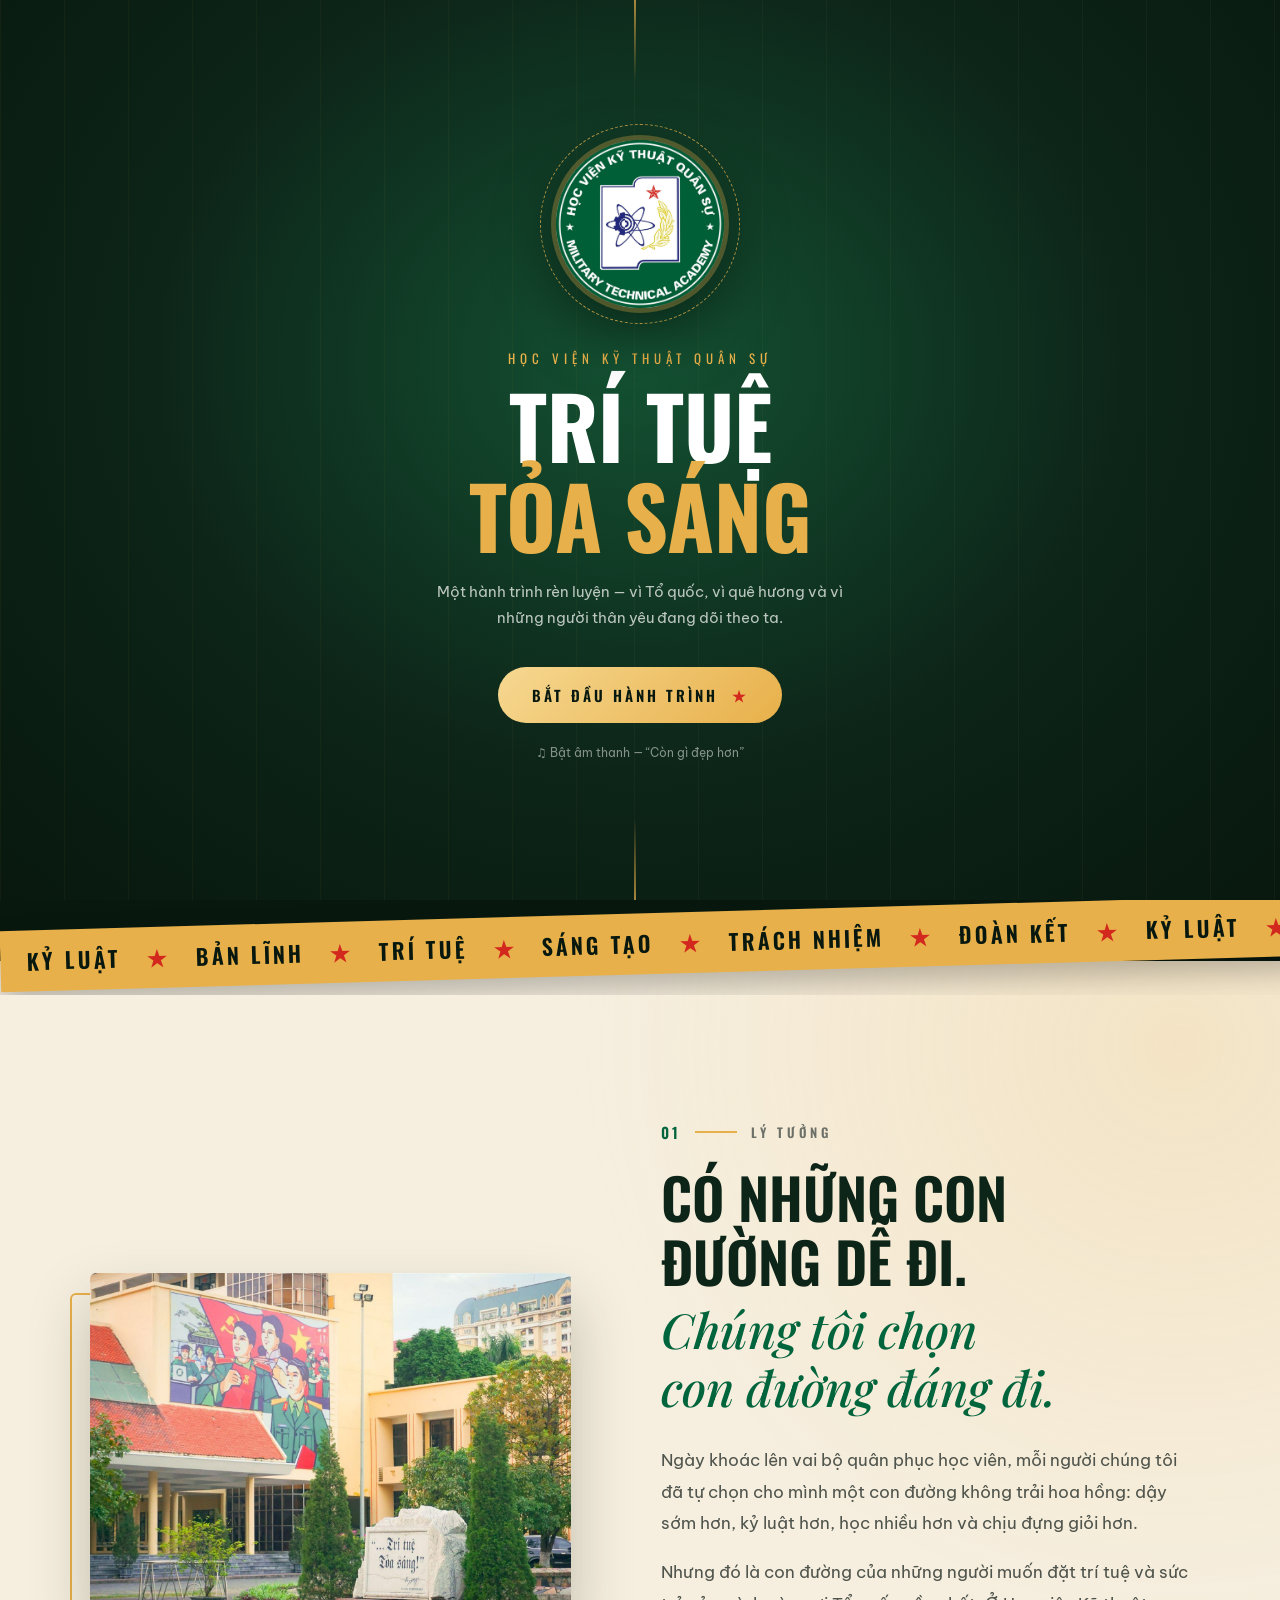
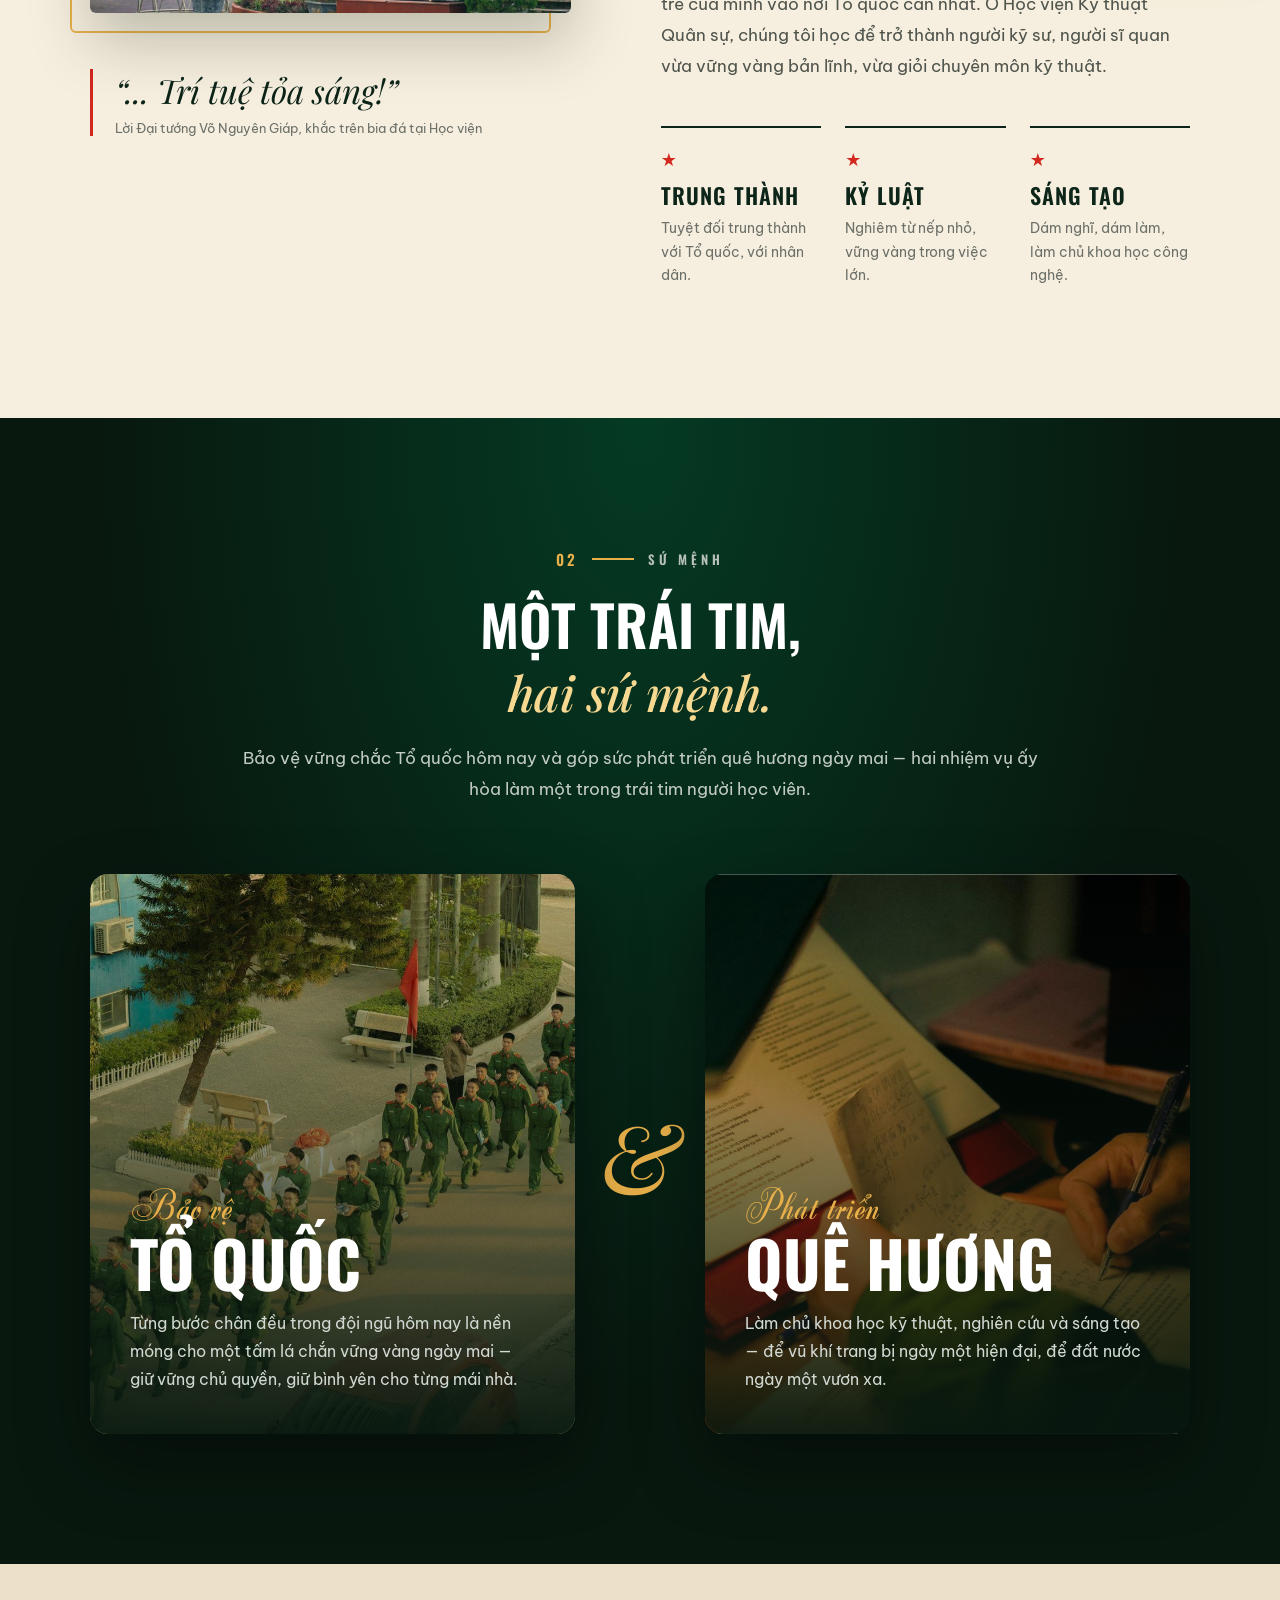
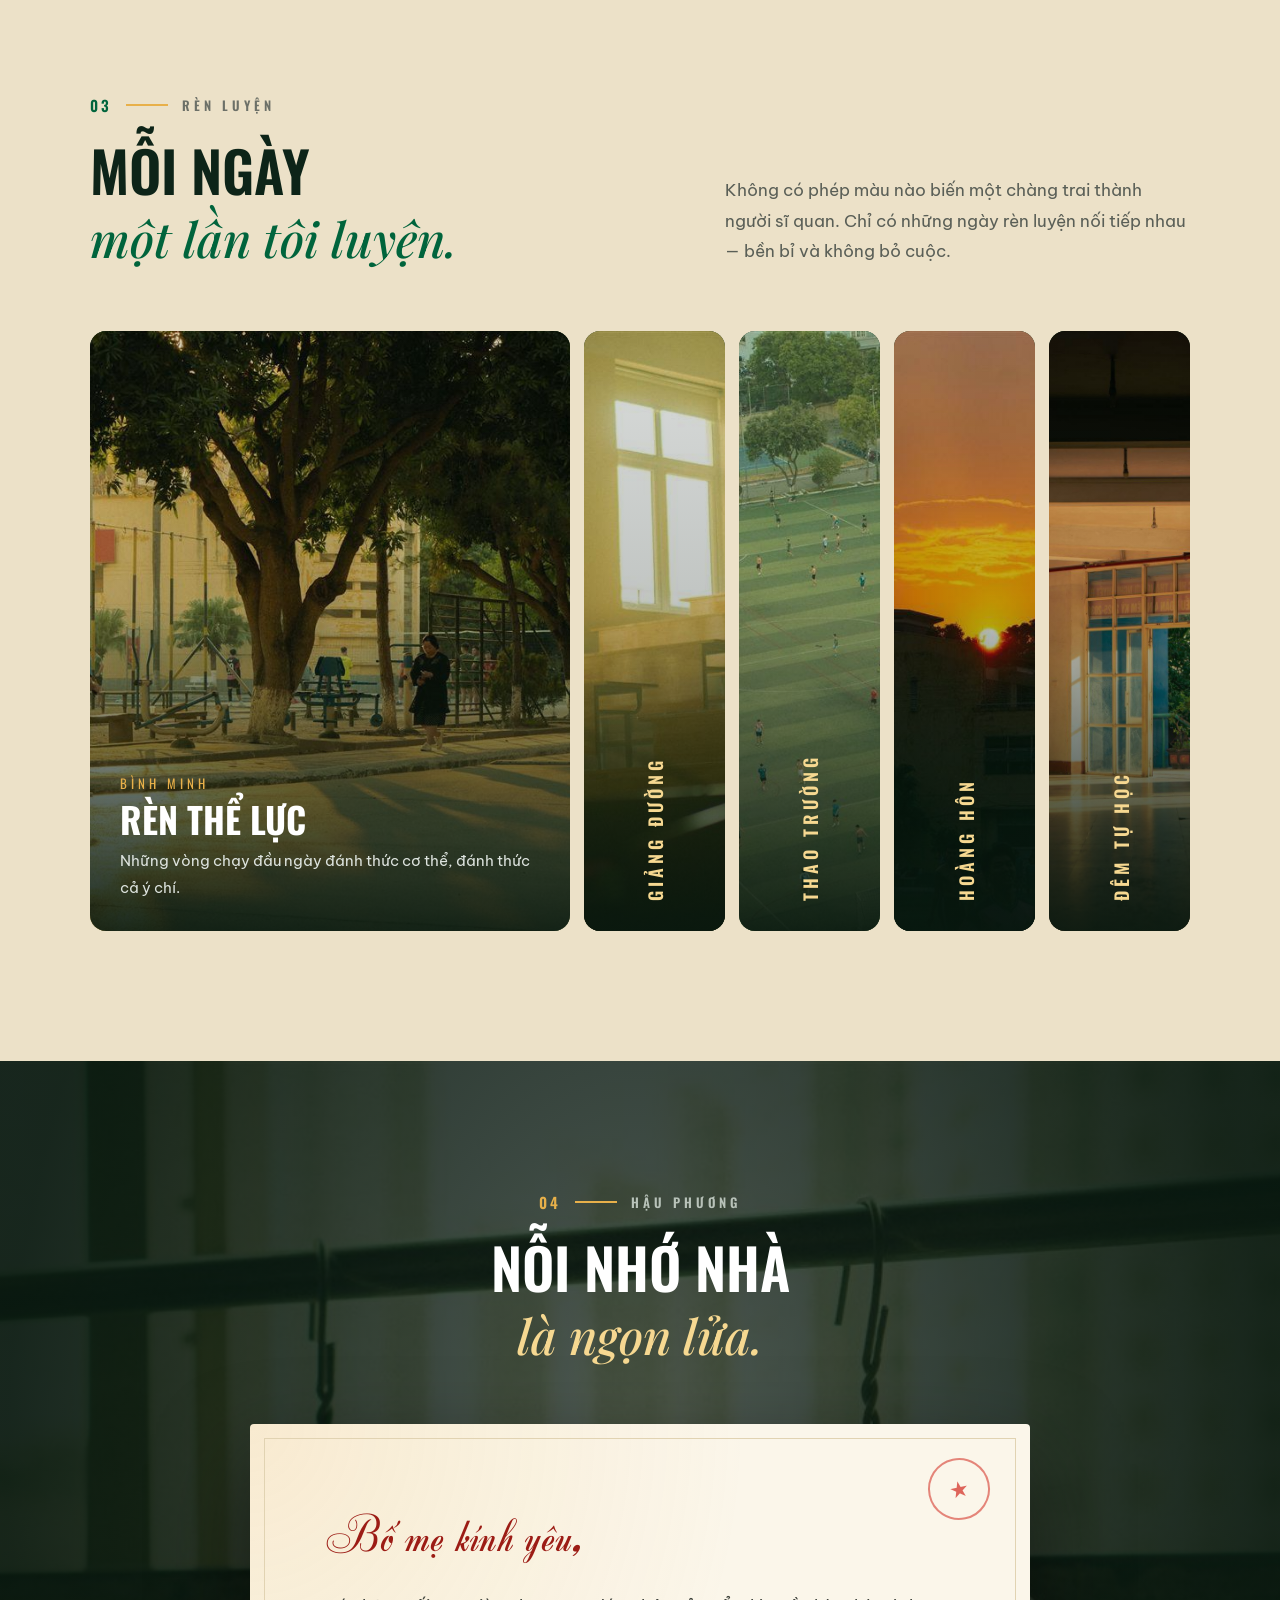
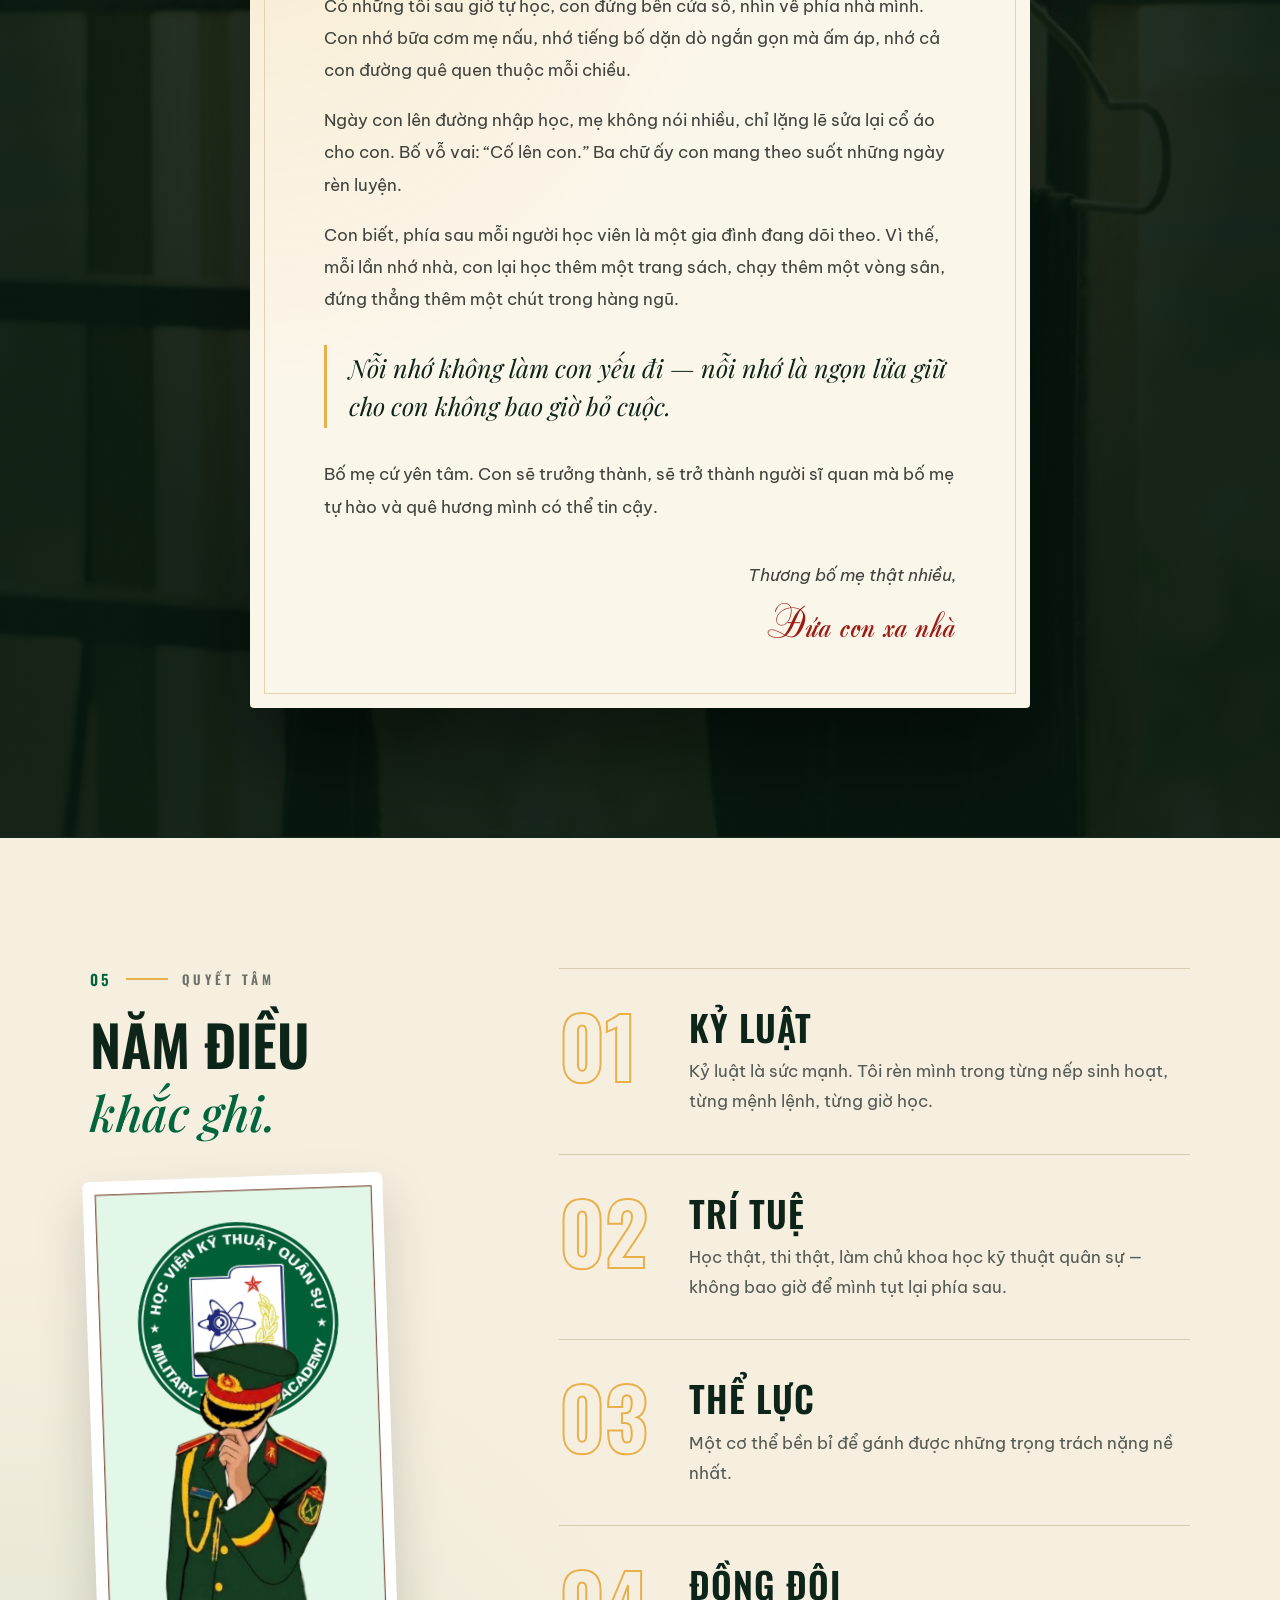
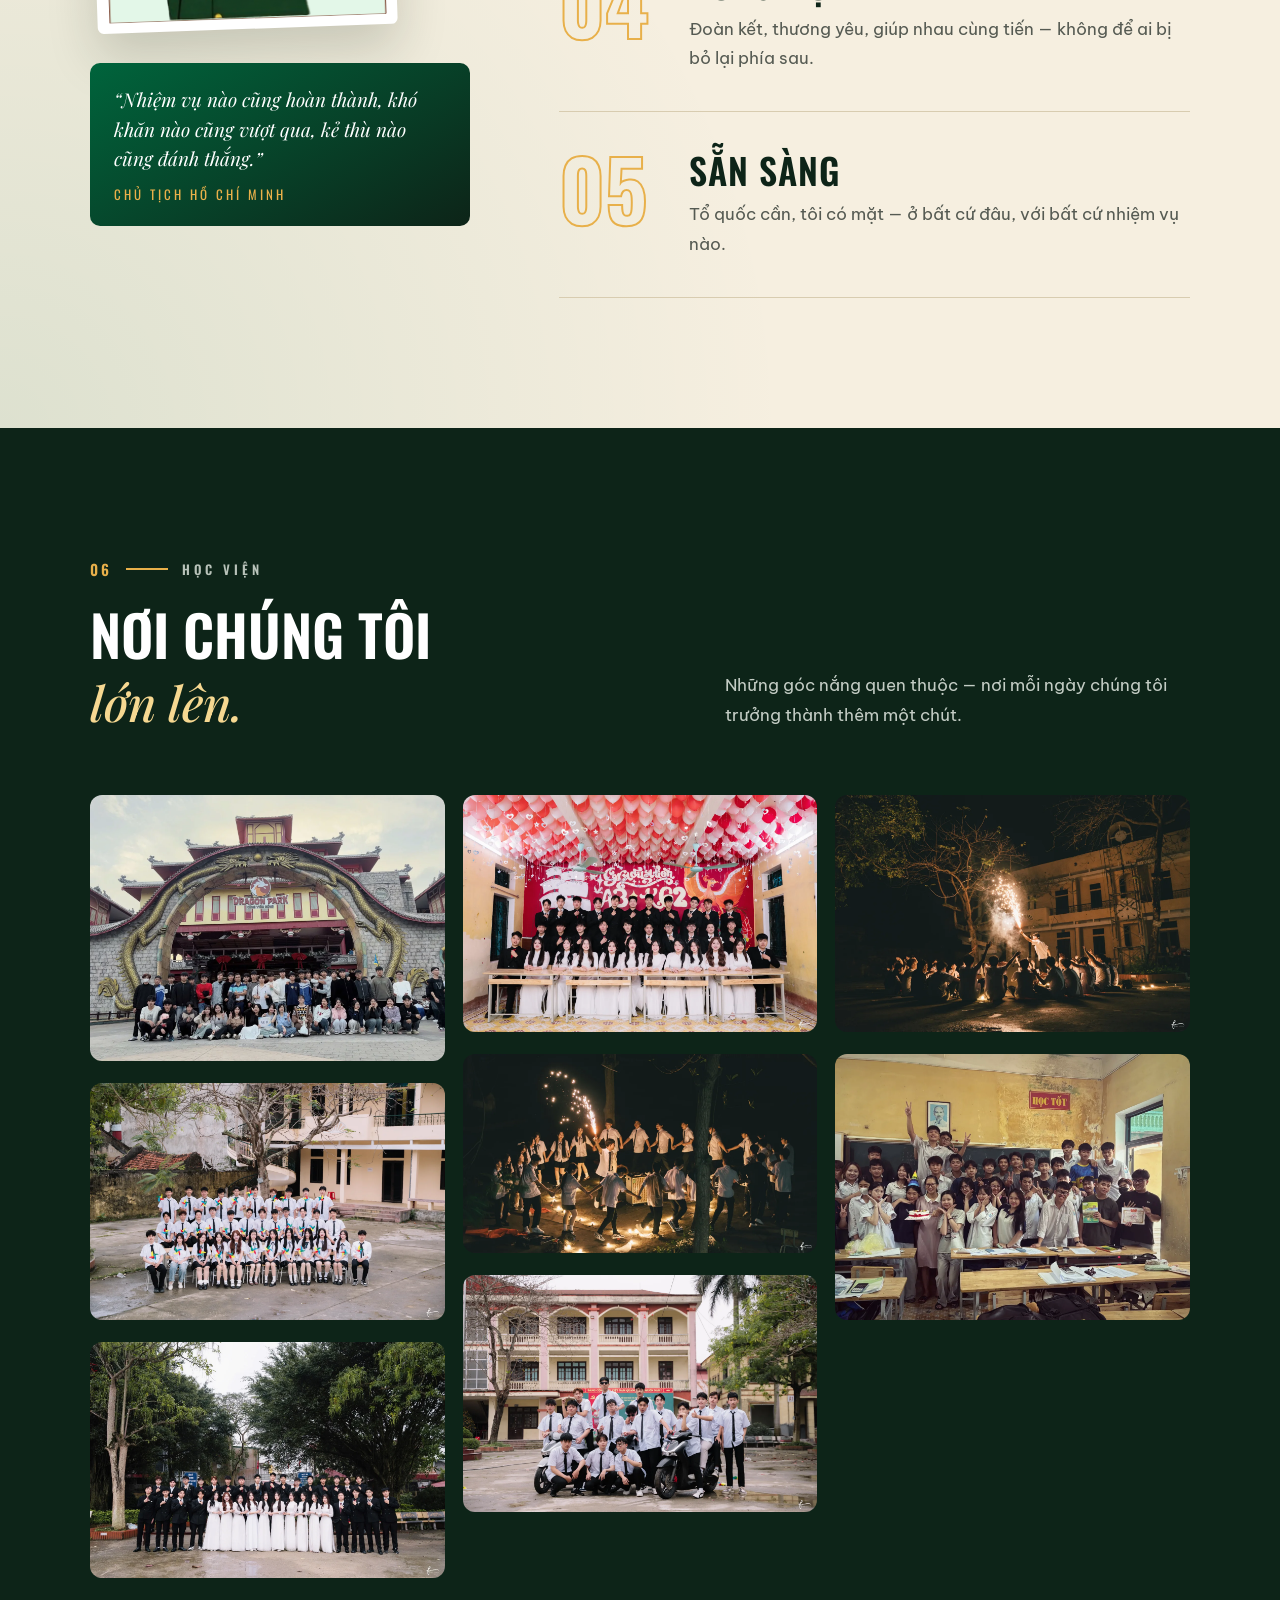
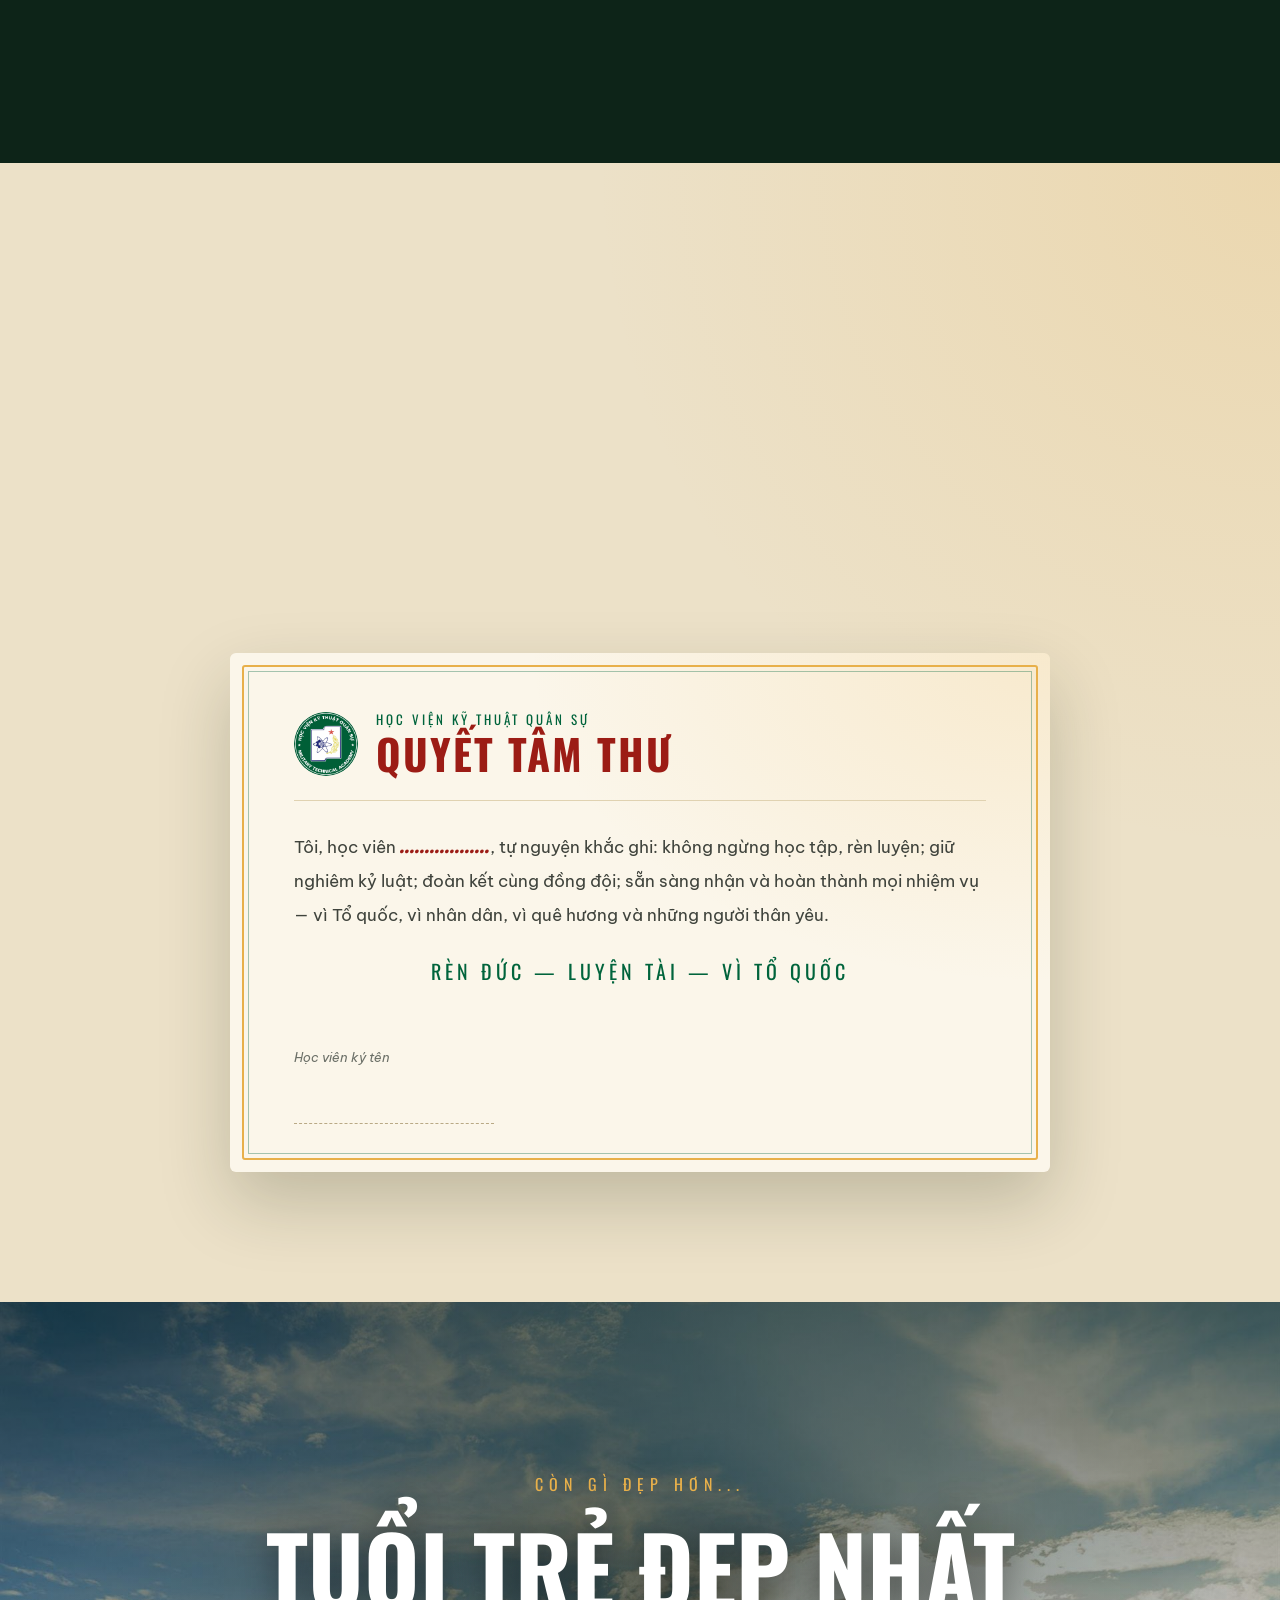
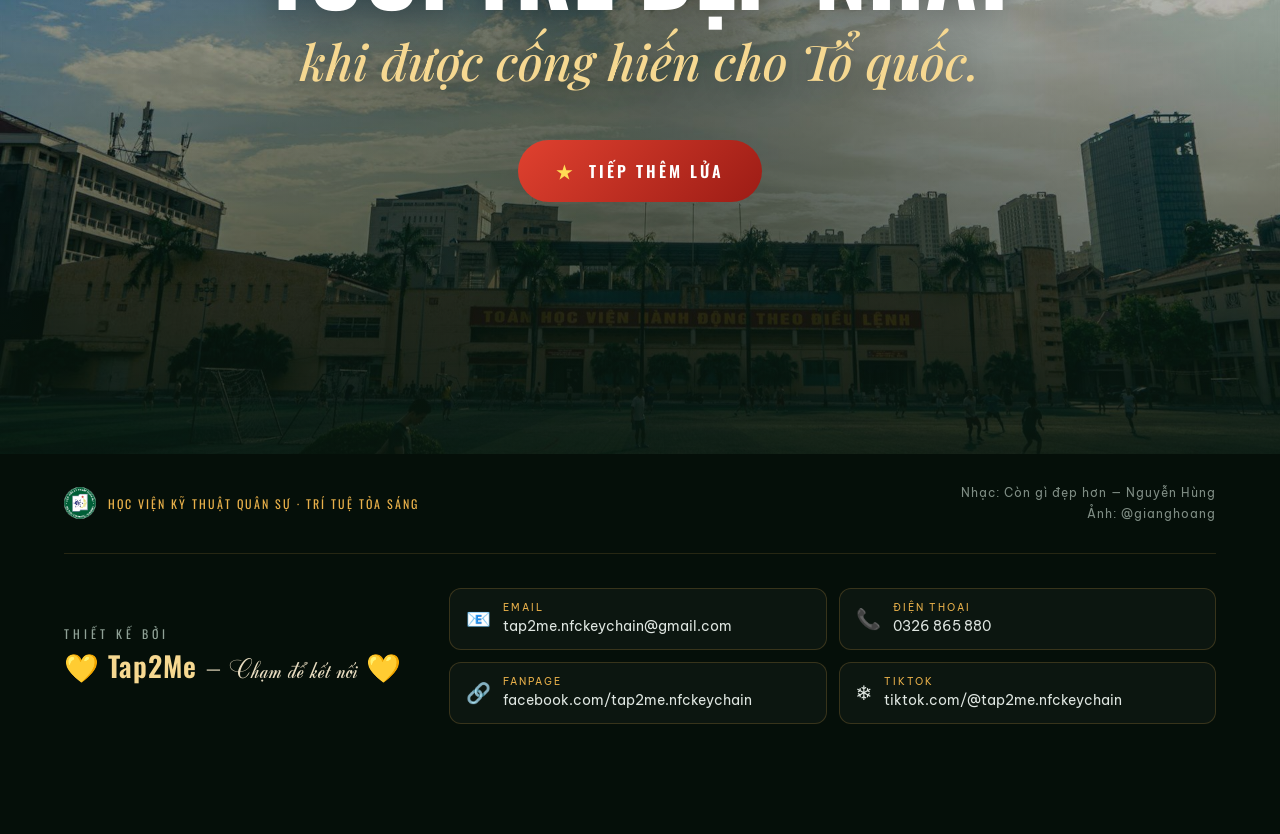
<file: ban-hoang-giang/index.html>
<!DOCTYPE html>
<html lang="vi">

<head>
    <meta charset="UTF-8">
    <meta name="viewport" content="width=device-width, initial-scale=1.0, viewport-fit=cover">
    <meta name="theme-color" content="#08180f">
    <title>Trí Tuệ Tỏa Sáng — Ý Chí Học Viên</title>
    <meta name="description" content="Ý chí, quyết tâm rèn luyện của người học viên Học viện Kỹ thuật Quân sự — vì Tổ quốc, vì quê hương.">

    <link rel="preload" href="../fonts/utm-zirkon.woff2" as="font" type="font/woff2" crossorigin>
    <link rel="preload" href="../images/hero.jpg" as="image">

    <link rel="preconnect" href="https://fonts.googleapis.com">
    <link rel="preconnect" href="https://fonts.gstatic.com" crossorigin>
    <link href="https://fonts.googleapis.com/css2?family=Be+Vietnam+Pro:wght@300;400;500;600;700;800&family=Oswald:wght@400;500;600;700&family=Playfair+Display:ital,wght@0,600;1,500;1,600&display=swap" rel="stylesheet">

    <link rel="stylesheet" href="../style.css">
</head>


<body class="is-locked">

<!-- ================= CỔNG HỌC VIỆN (INTRO) ================= -->

<div class="gate" id="gate">

    <div class="gate-half gate-left"></div>
    <div class="gate-half gate-right"></div>

    <div class="gate-inner">

        <div class="gate-emblem">
            <span class="ring"></span>
            <img src="../images/logo.jpg" alt="Học viện Kỹ thuật Quân sự">
        </div>

        <p class="gate-kicker">HỌC VIỆN KỸ THUẬT QUÂN SỰ</p>

        <h1 class="gate-title">Trí tuệ<br><span>tỏa sáng</span></h1>

        <p class="gate-text">
            Một hành trình rèn luyện — vì Tổ quốc, vì quê hương
            và vì những người thân yêu đang dõi theo ta.
        </p>

        <button class="gate-button" id="openGate" type="button">
            <span>Bắt đầu hành trình</span>
            <i>★</i>
        </button>

        <p class="gate-hint">♫ Bật âm thanh — “Còn gì đẹp hơn”</p>

    </div>

</div>


<!-- ================= NAVBAR ================= -->

<header class="navbar" id="navbar">

    <a href="#top" class="brand">
        <img src="../images/logo.jpg" alt="">
        <span>TRÍ TUỆ <b>TỎA SÁNG</b></span>
    </a>

    <nav>
        <a href="#ly-tuong">Lý tưởng</a>
        <a href="#su-menh">Sứ mệnh</a>
        <a href="#ren-luyen">Rèn luyện</a>
        <a href="#hau-phuong">Hậu phương</a>
        <a href="#quyet-tam">Quyết tâm</a>
    </nav>

</header>


<!-- ================= HERO ================= -->

<section class="hero" id="top">

    <div class="hero-media">
        <img src="../images/hero.jpg" alt="Hàng mũ kê-pi của học viên">
    </div>

    <canvas class="dust" data-dust="70"></canvas>

    <div class="hero-content">

        <p class="hero-kicker reveal-hero">
            <span>★</span> HỌC VIÊN HỌC VIỆN KỸ THUẬT QUÂN SỰ
        </p>

        <h1 class="hero-title">
            <span class="line"><span class="reveal-line">Rèn trí tuệ</span></span>
            <span class="line"><span class="reveal-line">Luyện ý chí</span></span>
            <span class="line gold"><span class="reveal-line">Vì Tổ quốc</span></span>
        </h1>

        <p class="hero-sub reveal-hero">
            Hôm nay ngồi trên giảng đường — mai này đứng vào đội ngũ
            những người giữ gìn và dựng xây đất nước.
        </p>

        <a href="#ly-tuong" class="hero-cta reveal-hero">
            Cuộn để bắt đầu <span>↓</span>
        </a>

    </div>

    <p class="hero-side">TRUNG THÀNH · KỶ LUẬT · SÁNG TẠO</p>

</section>


<!-- ================= DẢI KHẨU HIỆU ================= -->

<div class="ribbon" aria-hidden="true">
    <div class="ribbon-track">
        <span>KỶ LUẬT</span><i>★</i><span>BẢN LĨNH</span><i>★</i><span>TRÍ TUỆ</span><i>★</i><span>SÁNG TẠO</span><i>★</i><span>TRÁCH NHIỆM</span><i>★</i><span>ĐOÀN KẾT</span><i>★</i>
        <span>KỶ LUẬT</span><i>★</i><span>BẢN LĨNH</span><i>★</i><span>TRÍ TUỆ</span><i>★</i><span>SÁNG TẠO</span><i>★</i><span>TRÁCH NHIỆM</span><i>★</i><span>ĐOÀN KẾT</span><i>★</i>
    </div>
</div>


<!-- ================= 01 · LÝ TƯỞNG ================= -->

<section class="ideal section" id="ly-tuong">

    <div class="ideal-grid">

        <div class="ideal-media" data-reveal>

            <figure class="framed">
                <img src="../images/ly-tuong.jpg" alt="Tranh tường và bia đá “Trí tuệ tỏa sáng” tại Học viện" loading="lazy">
            </figure>

            <blockquote class="stone-quote">
                <p>“... Trí tuệ tỏa sáng!”</p>
                <cite>Lời Đại tướng Võ Nguyên Giáp, khắc trên bia đá tại Học viện</cite>
            </blockquote>

        </div>


        <div class="ideal-text">

            <p class="tag" data-reveal>01 <span>LÝ TƯỞNG</span></p>

            <h2 class="heading" data-reveal>
                Có những con đường dễ đi.
                <em>Chúng tôi chọn con đường đáng đi.</em>
            </h2>

            <div class="prose" data-reveal>

                <p>
                    Ngày khoác lên vai bộ quân phục học viên, mỗi người chúng tôi đã tự chọn
                    cho mình một con đường không trải hoa hồng: dậy sớm hơn, kỷ luật hơn,
                    học nhiều hơn và chịu đựng giỏi hơn.
                </p>

                <p>
                    Nhưng đó là con đường của những người muốn đặt trí tuệ và sức trẻ của mình
                    vào nơi Tổ quốc cần nhất. Ở Học viện Kỹ thuật Quân sự, chúng tôi học để trở thành
                    người kỹ sư, người sĩ quan vừa vững vàng bản lĩnh, vừa giỏi chuyên môn kỹ thuật.
                </p>

            </div>

            <div class="pillars" data-reveal>

                <div class="pillar">
                    <b>★</b>
                    <h3>Trung thành</h3>
                    <p>Tuyệt đối trung thành với Tổ quốc, với nhân dân.</p>
                </div>

                <div class="pillar">
                    <b>★</b>
                    <h3>Kỷ luật</h3>
                    <p>Nghiêm từ nếp nhỏ, vững vàng trong việc lớn.</p>
                </div>

                <div class="pillar">
                    <b>★</b>
                    <h3>Sáng tạo</h3>
                    <p>Dám nghĩ, dám làm, làm chủ khoa học công nghệ.</p>
                </div>

            </div>

        </div>

    </div>

</section>


<!-- ================= 02 · HAI SỨ MỆNH ================= -->

<section class="mission section" id="su-menh">

    <div class="center-head">
        <p class="tag light" data-reveal>02 <span>SỨ MỆNH</span></p>
        <h2 class="heading light" data-reveal>Một trái tim, <em>hai sứ mệnh.</em></h2>
        <p class="lead light" data-reveal>
            Bảo vệ vững chắc Tổ quốc hôm nay và góp sức phát triển quê hương ngày mai —
            hai nhiệm vụ ấy hòa làm một trong trái tim người học viên.
        </p>
    </div>


    <div class="mission-grid">

        <article class="mission-card" data-reveal>
            <img src="../images/bao-ve.jpg" alt="Học viên hành quân trong đội ngũ" loading="lazy">
            <div class="mission-body">
                <span class="mission-word">Bảo vệ</span>
                <h3>Tổ quốc</h3>
                <p>
                    Từng bước chân đều trong đội ngũ hôm nay là nền móng cho một tấm lá chắn
                    vững vàng ngày mai — giữ vững chủ quyền, giữ bình yên cho từng mái nhà.
                </p>
            </div>
        </article>

        <div class="mission-and" aria-hidden="true">&amp;</div>

        <article class="mission-card" data-reveal>
            <img src="../images/phat-trien.jpg" alt="Học viên ghi chép bài học" loading="lazy">
            <div class="mission-body">
                <span class="mission-word">Phát triển</span>
                <h3>Quê hương</h3>
                <p>
                    Làm chủ khoa học kỹ thuật, nghiên cứu và sáng tạo — để vũ khí trang bị
                    ngày một hiện đại, để đất nước ngày một vươn xa.
                </p>
            </div>
        </article>

    </div>

</section>


<!-- ================= 03 · RÈN LUYỆN ================= -->

<section class="days section" id="ren-luyen">

    <div class="split-head">
        <div>
            <p class="tag" data-reveal>03 <span>RÈN LUYỆN</span></p>
            <h2 class="heading" data-reveal>Mỗi ngày <em>một lần tôi luyện.</em></h2>
        </div>
        <p class="lead" data-reveal>
            Không có phép màu nào biến một chàng trai thành người sĩ quan.
            Chỉ có những ngày rèn luyện nối tiếp nhau — bền bỉ và không bỏ cuộc.
        </p>
    </div>


    <div class="day-cards" id="dayCards">

        <article class="day-card active" data-reveal>
            <img src="../images/ngay-1.jpg" alt="Học viên chạy bộ buổi sáng" loading="lazy">
            <span class="day-label">BÌNH MINH</span>
            <div class="day-body">
                <small>BÌNH MINH</small>
                <h3>Rèn thể lực</h3>
                <p>Những vòng chạy đầu ngày đánh thức cơ thể, đánh thức cả ý chí.</p>
            </div>
        </article>

        <article class="day-card" data-reveal>
            <img src="../images/ngay-2.jpg" alt="Giảng đường ngập nắng" loading="lazy">
            <span class="day-label">GIẢNG ĐƯỜNG</span>
            <div class="day-body">
                <small>GIẢNG ĐƯỜNG</small>
                <h3>Nạp tri thức</h3>
                <p>Từng công thức, từng bản vẽ là viên gạch xây nên người kỹ sư quân sự.</p>
            </div>
        </article>

        <article class="day-card" data-reveal>
            <img src="../images/ngay-3.jpg" alt="Sân tập của Học viện" loading="lazy">
            <span class="day-label">THAO TRƯỜNG</span>
            <div class="day-body">
                <small>THAO TRƯỜNG</small>
                <h3>Tôi luyện bản lĩnh</h3>
                <p>Mồ hôi rơi hôm nay để đôi vai vững vàng hơn ngày mai.</p>
            </div>
        </article>

        <article class="day-card" data-reveal>
            <img src="../images/ngay-4.jpg" alt="Hoàng hôn trên Học viện" loading="lazy">
            <span class="day-label">HOÀNG HÔN</span>
            <div class="day-body">
                <small>HOÀNG HÔN</small>
                <h3>Gắn kết đồng đội</h3>
                <p>Đồng đội là những người anh em cùng chung một lý tưởng, một màu áo.</p>
            </div>
        </article>

        <article class="day-card" data-reveal>
            <img src="../images/ngay-5.jpg" alt="Hành lang sáng đèn" loading="lazy">
            <span class="day-label">ĐÊM TỰ HỌC</span>
            <div class="day-body">
                <small>ĐÊM TỰ HỌC</small>
                <h3>Kiên trì</h3>
                <p>Khi thành phố đã ngủ, ánh đèn tự học vẫn sáng — và ước mơ vẫn thức.</p>
            </div>
        </article>

    </div>

</section>


<!-- ================= 04 · HẬU PHƯƠNG ================= -->

<section class="home section" id="hau-phuong">

    <div class="home-media">
        <img src="../images/nho-nha.jpg" alt="Quân phục phơi bên cửa sổ" loading="lazy">
    </div>

    <div class="home-inner">

        <div class="center-head">
            <p class="tag light" data-reveal>04 <span>HẬU PHƯƠNG</span></p>
            <h2 class="heading light" data-reveal>Nỗi nhớ nhà <em>là ngọn lửa.</em></h2>
        </div>


        <div class="letter" data-reveal>

            <p class="letter-greeting">Bố mẹ kính yêu,</p>

            <p>
                Có những tối sau giờ tự học, con đứng bên cửa sổ, nhìn về phía nhà mình.
                Con nhớ bữa cơm mẹ nấu, nhớ tiếng bố dặn dò ngắn gọn mà ấm áp,
                nhớ cả con đường quê quen thuộc mỗi chiều.
            </p>

            <p>
                Ngày con lên đường nhập học, mẹ không nói nhiều, chỉ lặng lẽ sửa lại cổ áo cho con.
                Bố vỗ vai: “Cố lên con.” Ba chữ ấy con mang theo suốt những ngày rèn luyện.
            </p>

            <p>
                Con biết, phía sau mỗi người học viên là một gia đình đang dõi theo.
                Vì thế, mỗi lần nhớ nhà, con lại học thêm một trang sách, chạy thêm một vòng sân,
                đứng thẳng thêm một chút trong hàng ngũ.
            </p>

            <p class="letter-highlight">
                Nỗi nhớ không làm con yếu đi — nỗi nhớ là ngọn lửa
                giữ cho con không bao giờ bỏ cuộc.
            </p>

            <p>
                Bố mẹ cứ yên tâm. Con sẽ trưởng thành, sẽ trở thành người sĩ quan
                mà bố mẹ tự hào và quê hương mình có thể tin cậy.
            </p>

            <p class="letter-sign">
                <span>Thương bố mẹ thật nhiều,</span>
                <strong>Đứa con xa nhà</strong>
            </p>

        </div>

    </div>

</section>


<!-- ================= 05 · QUYẾT TÂM ================= -->

<section class="pledge section" id="quyet-tam">

    <div class="pledge-grid">

        <aside class="pledge-aside">

            <p class="tag" data-reveal>05 <span>QUYẾT TÂM</span></p>

            <h2 class="heading" data-reveal>Năm điều <em>khắc ghi.</em></h2>

            <figure class="pledge-portrait" data-reveal>
                <img src="../images/minh-hoa.png" alt="Học viên trong lễ phục trước biểu tượng Học viện" loading="lazy">
            </figure>

            <blockquote class="uncle-quote" data-reveal>
                <p>
                    “Nhiệm vụ nào cũng hoàn thành, khó khăn nào cũng vượt qua,
                    kẻ thù nào cũng đánh thắng.”
                </p>
                <cite>Chủ tịch Hồ Chí Minh</cite>
            </blockquote>

        </aside>


        <ol class="pledge-list">

            <li data-reveal>
                <span class="pledge-num">01</span>
                <div>
                    <h3>Kỷ luật</h3>
                    <p>Kỷ luật là sức mạnh. Tôi rèn mình trong từng nếp sinh hoạt, từng mệnh lệnh, từng giờ học.</p>
                </div>
            </li>

            <li data-reveal>
                <span class="pledge-num">02</span>
                <div>
                    <h3>Trí tuệ</h3>
                    <p>Học thật, thi thật, làm chủ khoa học kỹ thuật quân sự — không bao giờ để mình tụt lại phía sau.</p>
                </div>
            </li>

            <li data-reveal>
                <span class="pledge-num">03</span>
                <div>
                    <h3>Thể lực</h3>
                    <p>Một cơ thể bền bỉ để gánh được những trọng trách nặng nề nhất.</p>
                </div>
            </li>

            <li data-reveal>
                <span class="pledge-num">04</span>
                <div>
                    <h3>Đồng đội</h3>
                    <p>Đoàn kết, thương yêu, giúp nhau cùng tiến — không để ai bị bỏ lại phía sau.</p>
                </div>
            </li>

            <li data-reveal>
                <span class="pledge-num">05</span>
                <div>
                    <h3>Sẵn sàng</h3>
                    <p>Tổ quốc cần, tôi có mặt — ở bất cứ đâu, với bất cứ nhiệm vụ nào.</p>
                </div>
            </li>

        </ol>

    </div>

</section>


<!-- ================= 06 · HỌC VIỆN QUA ỐNG KÍNH ================= -->

<section class="gallery-section section" id="hoc-vien">

    <div class="split-head">
        <div>
            <p class="tag light" data-reveal>06 <span>HỌC VIỆN</span></p>
            <h2 class="heading light" data-reveal>Nơi chúng tôi <em>lớn lên.</em></h2>
        </div>
        <p class="lead light" data-reveal>
            Những góc nắng quen thuộc — nơi mỗi ngày chúng tôi trưởng thành thêm một chút.
        </p>
    </div>


    <div class="gallery">
        <figure data-reveal><img src="g1-vfka.webp" alt="Tòa nhà Học viện Kỹ thuật Quân sự" loading="lazy"></figure>
        <figure data-reveal><img src="g2-bh73.webp" alt="Cầu thang ngập nắng" loading="lazy"></figure>
        <figure data-reveal><img src="g3-2tph.webp" alt="Khẩu hiệu Kỷ luật là sức mạnh của quân đội" loading="lazy"></figure>
        <figure data-reveal><img src="g4-mf2e.webp" alt="Hành lang giảng đường" loading="lazy"></figure>
        <figure data-reveal><img src="g5-5hgz.webp" alt="Bảng tin trong khuôn viên" loading="lazy"></figure>
        <figure data-reveal><img src="g6-aty5.webp" alt="Lan can trong nắng chiều" loading="lazy"></figure>
        <figure data-reveal><img src="g7-qn8d.webp" alt="Khuôn viên Học viện nhìn từ trên cao" loading="lazy"></figure>
        <figure data-reveal><img src="g8-pm5a.webp" alt="Dãy nhà học" loading="lazy"></figure>
    </div>

    <p class="credit" data-reveal>Ảnh: @gianghoang</p>

</section>


<!-- ================= 07 · KÝ QUYẾT TÂM ================= -->

<section class="sign section" id="ky-ten">

    <div class="center-head">
        <p class="tag" data-reveal>07 <span>LỜI HỨA CỦA BẠN</span></p>
        <h2 class="heading" data-reveal>Viết tên bạn <em>vào lời quyết tâm.</em></h2>
    </div>


    <div class="sign-form" data-reveal>
        <label for="cadetName">Họ và tên học viên</label>
        <div class="sign-row">
            <input id="cadetName" type="text" maxlength="40" placeholder="Ví dụ: Nguyễn Văn An" autocomplete="off">
            <button id="signButton" type="button">Ký quyết tâm <span>★</span></button>
        </div>
    </div>


    <div class="certificate" id="certificate" data-reveal>

        <div class="cert-top">
            <img src="../images/logo.jpg" alt="">
            <div>
                <small>HỌC VIỆN KỸ THUẬT QUÂN SỰ</small>
                <strong>QUYẾT TÂM THƯ</strong>
            </div>
        </div>

        <p class="cert-body">
            Tôi, học viên <b class="js-cert-name">..................</b>, tự nguyện khắc ghi:
            không ngừng học tập, rèn luyện; giữ nghiêm kỷ luật; đoàn kết cùng đồng đội;
            sẵn sàng nhận và hoàn thành mọi nhiệm vụ — vì Tổ quốc, vì nhân dân,
            vì quê hương và những người thân yêu.
        </p>

        <p class="cert-motto">Rèn đức — Luyện tài — Vì Tổ quốc</p>

        <div class="cert-foot">
            <div class="cert-sign">
                <small>Học viên ký tên</small>
                <span class="js-cert-sign"></span>
            </div>
            <div class="cert-seal" id="certSeal">
                <span>★</span>
                <small>QUYẾT TÂM</small>
            </div>
        </div>

    </div>

</section>


<!-- ================= KẾT ================= -->

<section class="finale" id="final">

    <div class="finale-media">
        <img src="../images/ket.jpg" alt="Bầu trời trên Học viện" loading="lazy">
    </div>

    <canvas class="dust" data-dust="60"></canvas>

    <div class="finale-content">

        <p class="finale-kicker" data-reveal>CÒN GÌ ĐẸP HƠN...</p>

        <h2 data-reveal>
            Tuổi trẻ đẹp nhất
            <em>khi được cống hiến cho Tổ quốc.</em>
        </h2>

        <button class="fire-button" id="fireButton" type="button" data-reveal>
            <span class="fire-star">★</span>
            <span>Tiếp thêm lửa</span>
        </button>

        <p class="fire-text" id="fireText"></p>

    </div>

</section>


<!-- ================= FOOTER ================= -->

<footer>

    <div class="foot-top">

        <div class="foot-brand">
            <img src="../images/logo.jpg" alt="">
            <span>HỌC VIỆN KỸ THUẬT QUÂN SỰ · TRÍ TUỆ TỎA SÁNG</span>
        </div>

        <div class="foot-meta">
            <span>Nhạc: Còn gì đẹp hơn — Nguyễn Hùng</span>
            <span>Ảnh: @gianghoang</span>
        </div>

    </div>


    <div class="designer">

        <div class="designer-head">
            <small>Thiết kế bởi</small>
            <strong>💛 Tap2Me <span>– Chạm để kết nối</span> 💛</strong>
        </div>

        <ul class="designer-contact">
            <li>
                <a href="mailto:tap2me.nfckeychain@gmail.com">
                    <i>📧</i>
                    <span><small>Email</small>tap2me.nfckeychain<wbr>@gmail.com</span>
                </a>
            </li>
            <li>
                <a href="tel:0326865880">
                    <i>📞</i>
                    <span><small>Điện thoại</small>0326 865 880</span>
                </a>
            </li>
            <li>
                <a href="https://www.facebook.com/tap2me.nfckeychain/" target="_blank" rel="noopener">
                    <i>🔗</i>
                    <span><small>Fanpage</small>facebook.com/<wbr>tap2me.nfckeychain</span>
                </a>
            </li>
            <li>
                <a href="https://www.tiktok.com/@tap2me.nfckeychain" target="_blank" rel="noopener">
                    <i>❄️</i>
                    <span><small>TikTok</small>tiktok.com/<wbr>@tap2me.nfckeychain</span>
                </a>
            </li>
        </ul>

    </div>

</footer>


<!-- ================= MÁY PHÁT NHẠC ================= -->

<div class="player" id="player">

    <button class="player-disc" id="playerToggle" type="button" aria-label="Bật / tắt nhạc">
        <span class="disc"><b>★</b></span>
        <span class="player-icon" id="playerIcon">▶</span>
    </button>

    <div class="player-info">
        <strong>Còn Gì Đẹp Hơn</strong>
        <span>Nguyễn Hùng</span>
    </div>

    <div class="player-bars" aria-hidden="true">
        <i></i><i></i><i></i><i></i>
    </div>

</div>

<audio id="backgroundMusic" loop preload="auto" playsinline>
    <source src="../music/con-gi-dep-hon.mp3" type="audio/mpeg">
</audio>


<!-- ================= XEM ẢNH ================= -->

<div class="lightbox" id="lightbox">
    <img alt="">
    <button type="button" aria-label="Đóng">×</button>
</div>


<script src="../script.js"></script>

</body>

</html>
</file>
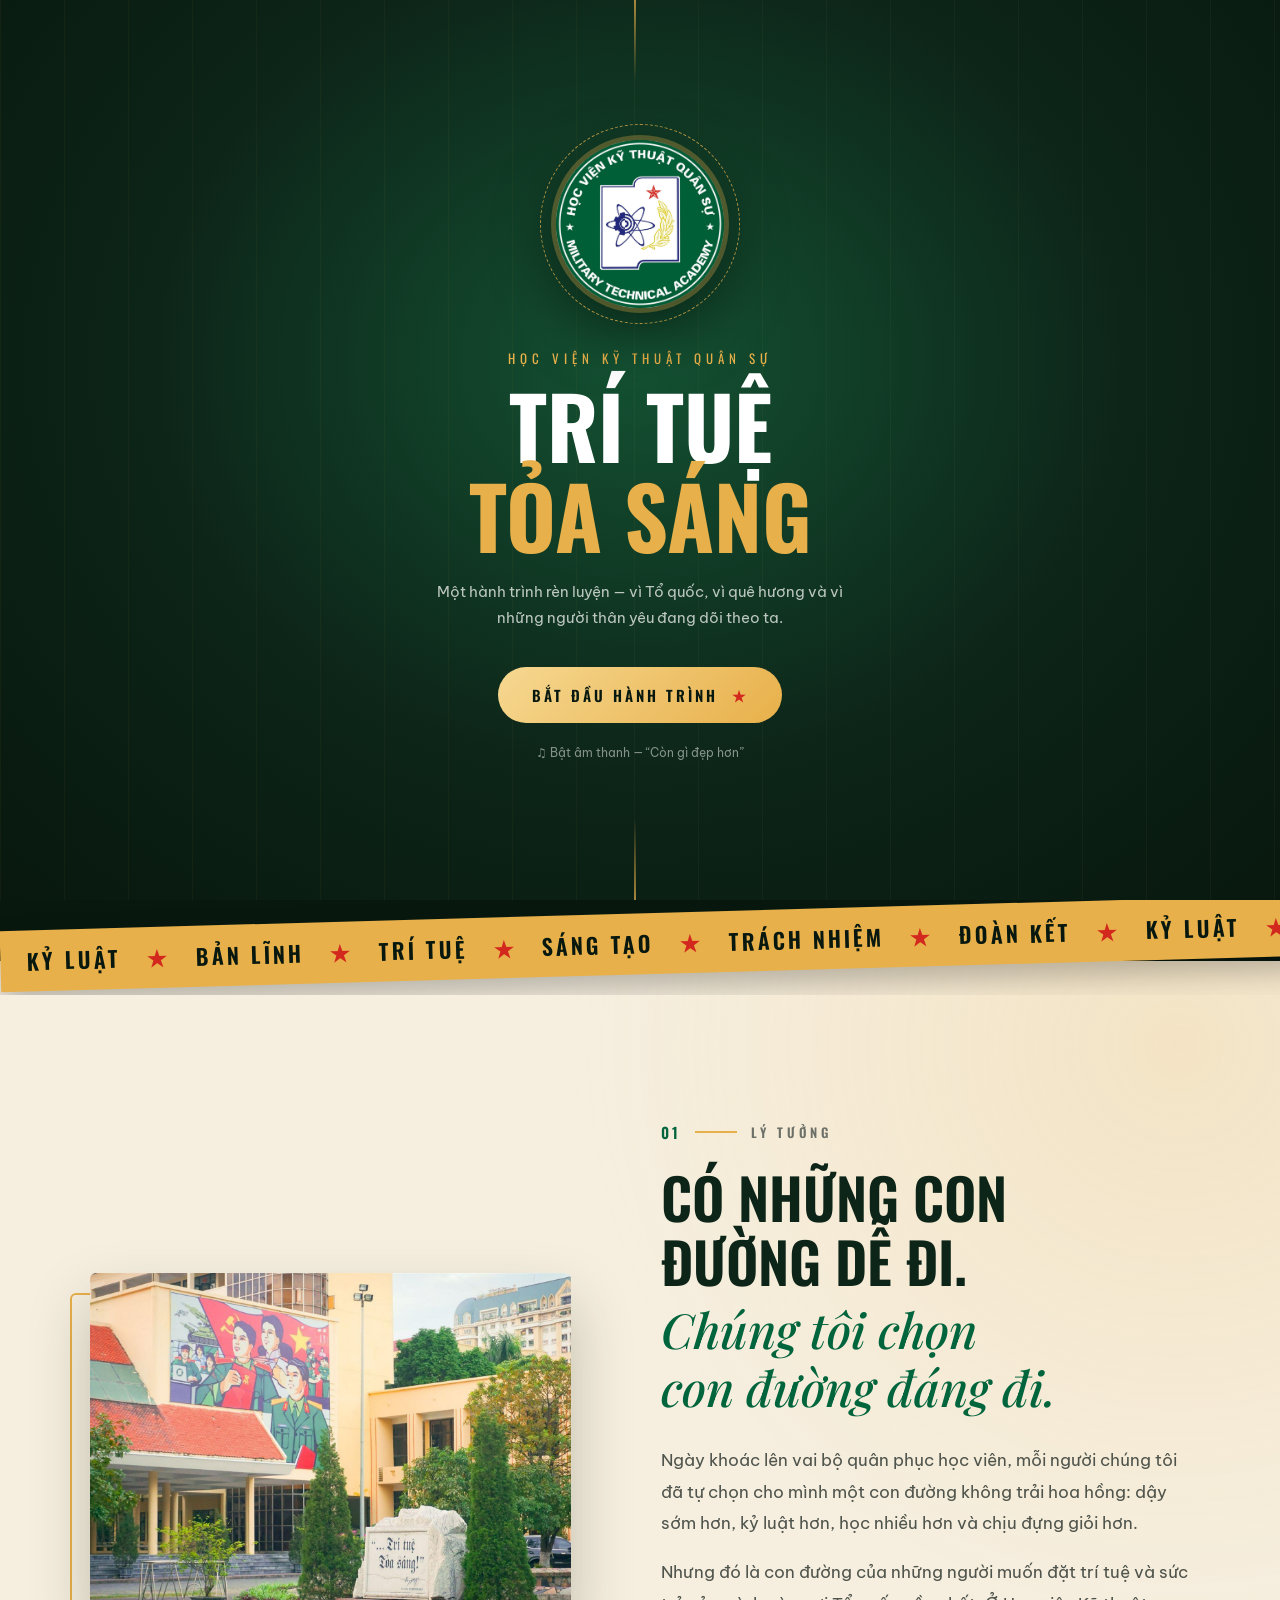
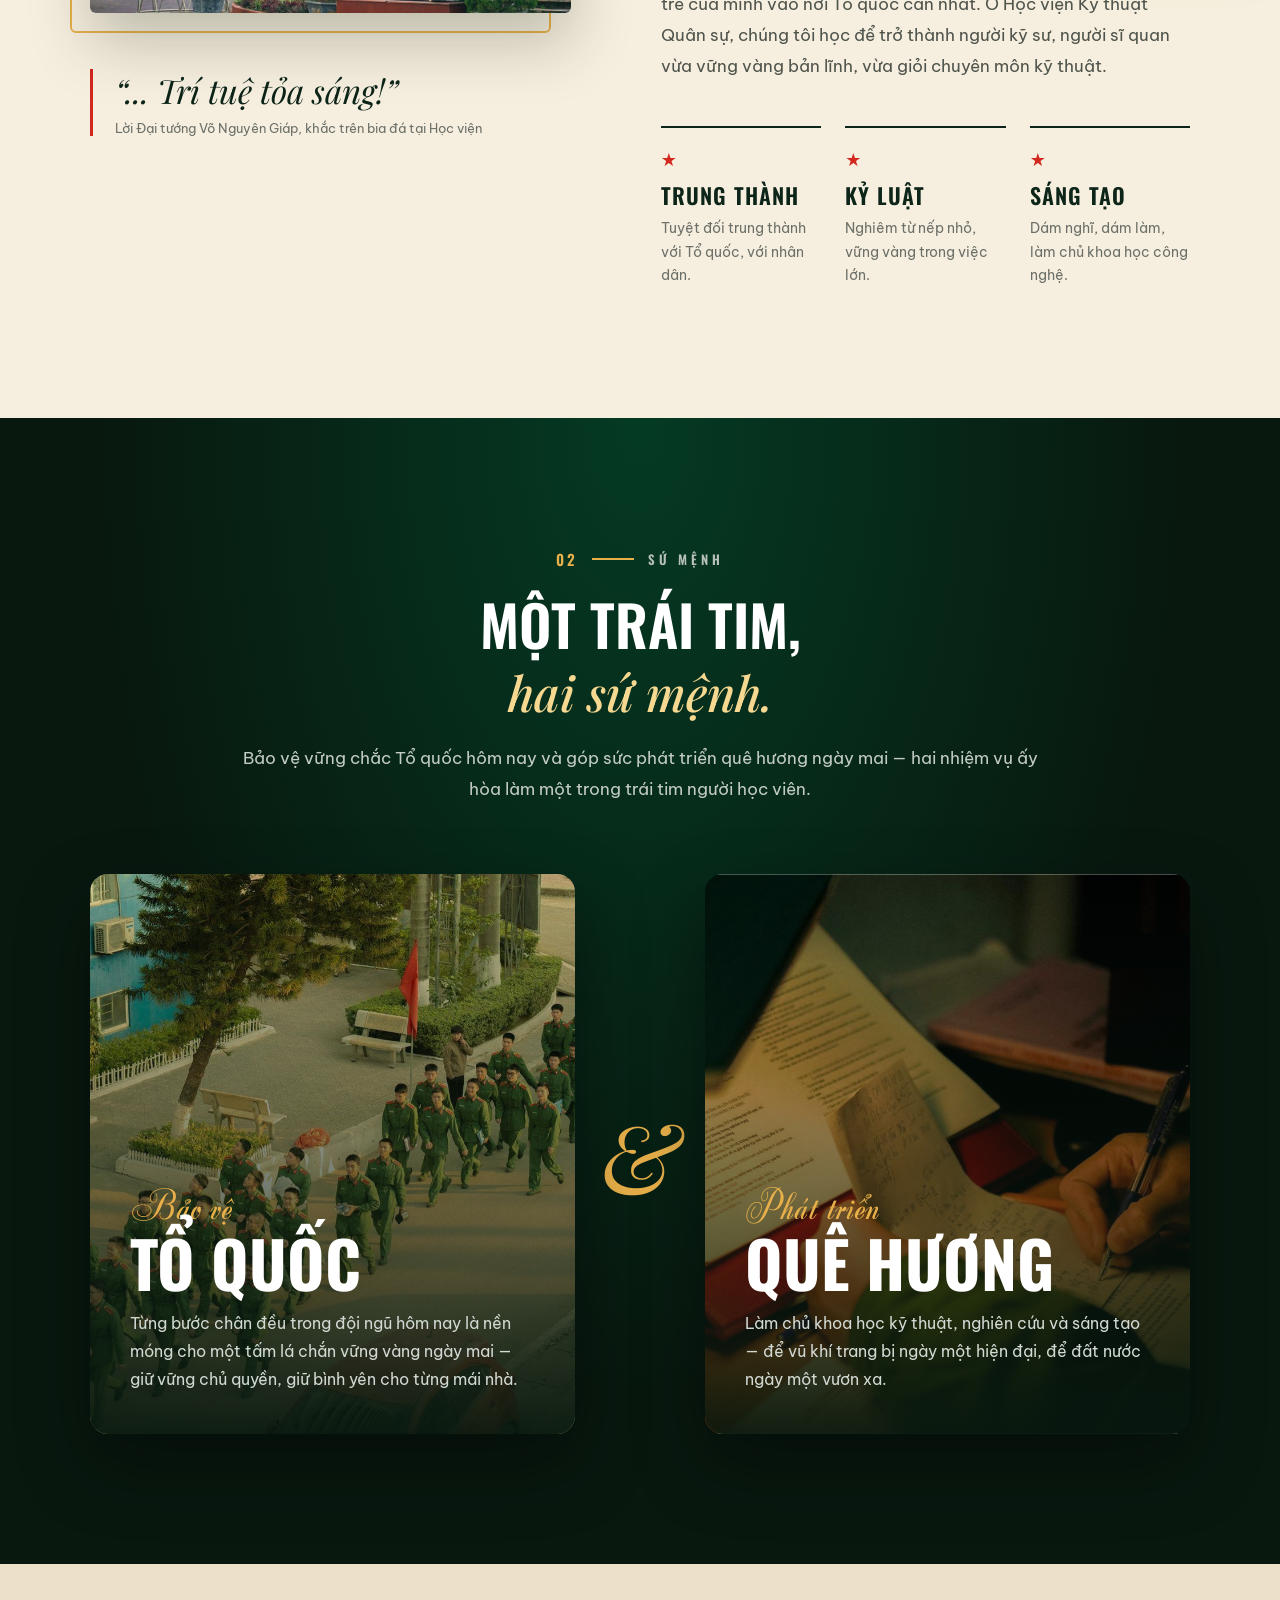
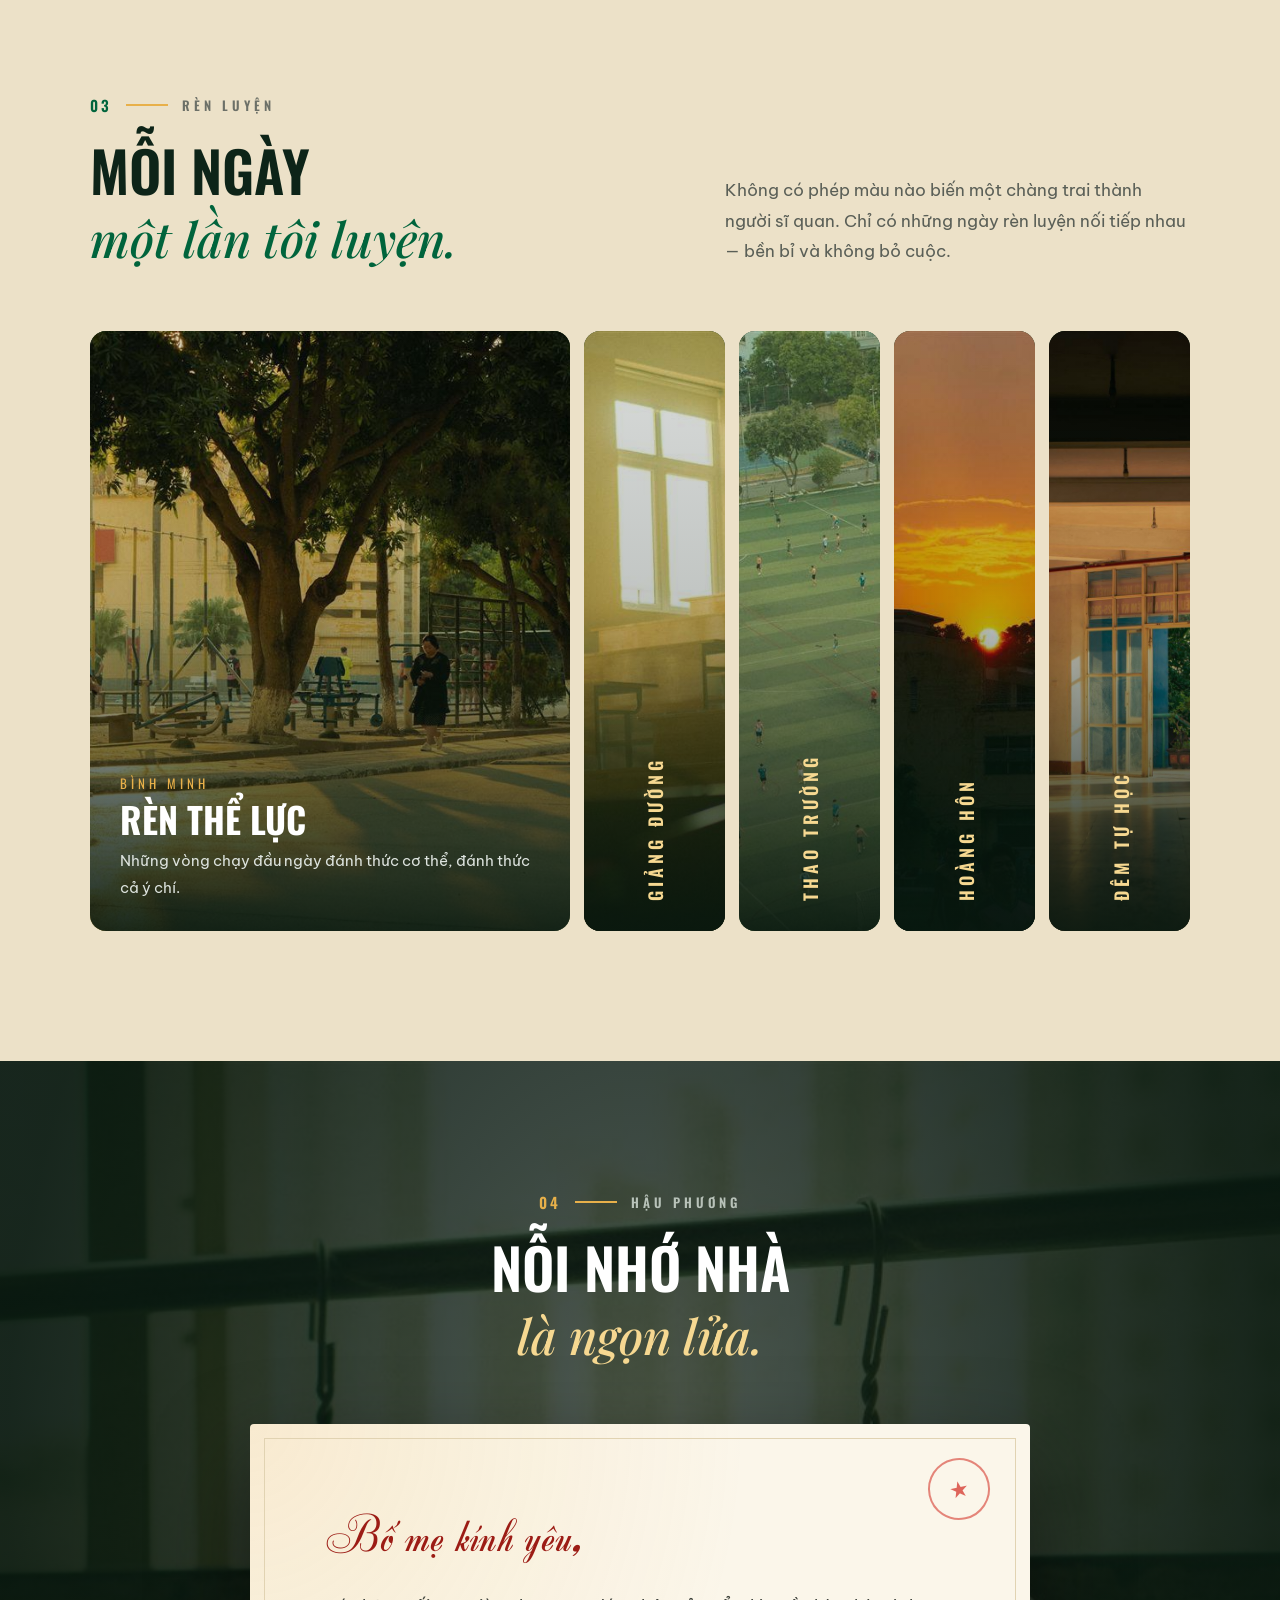
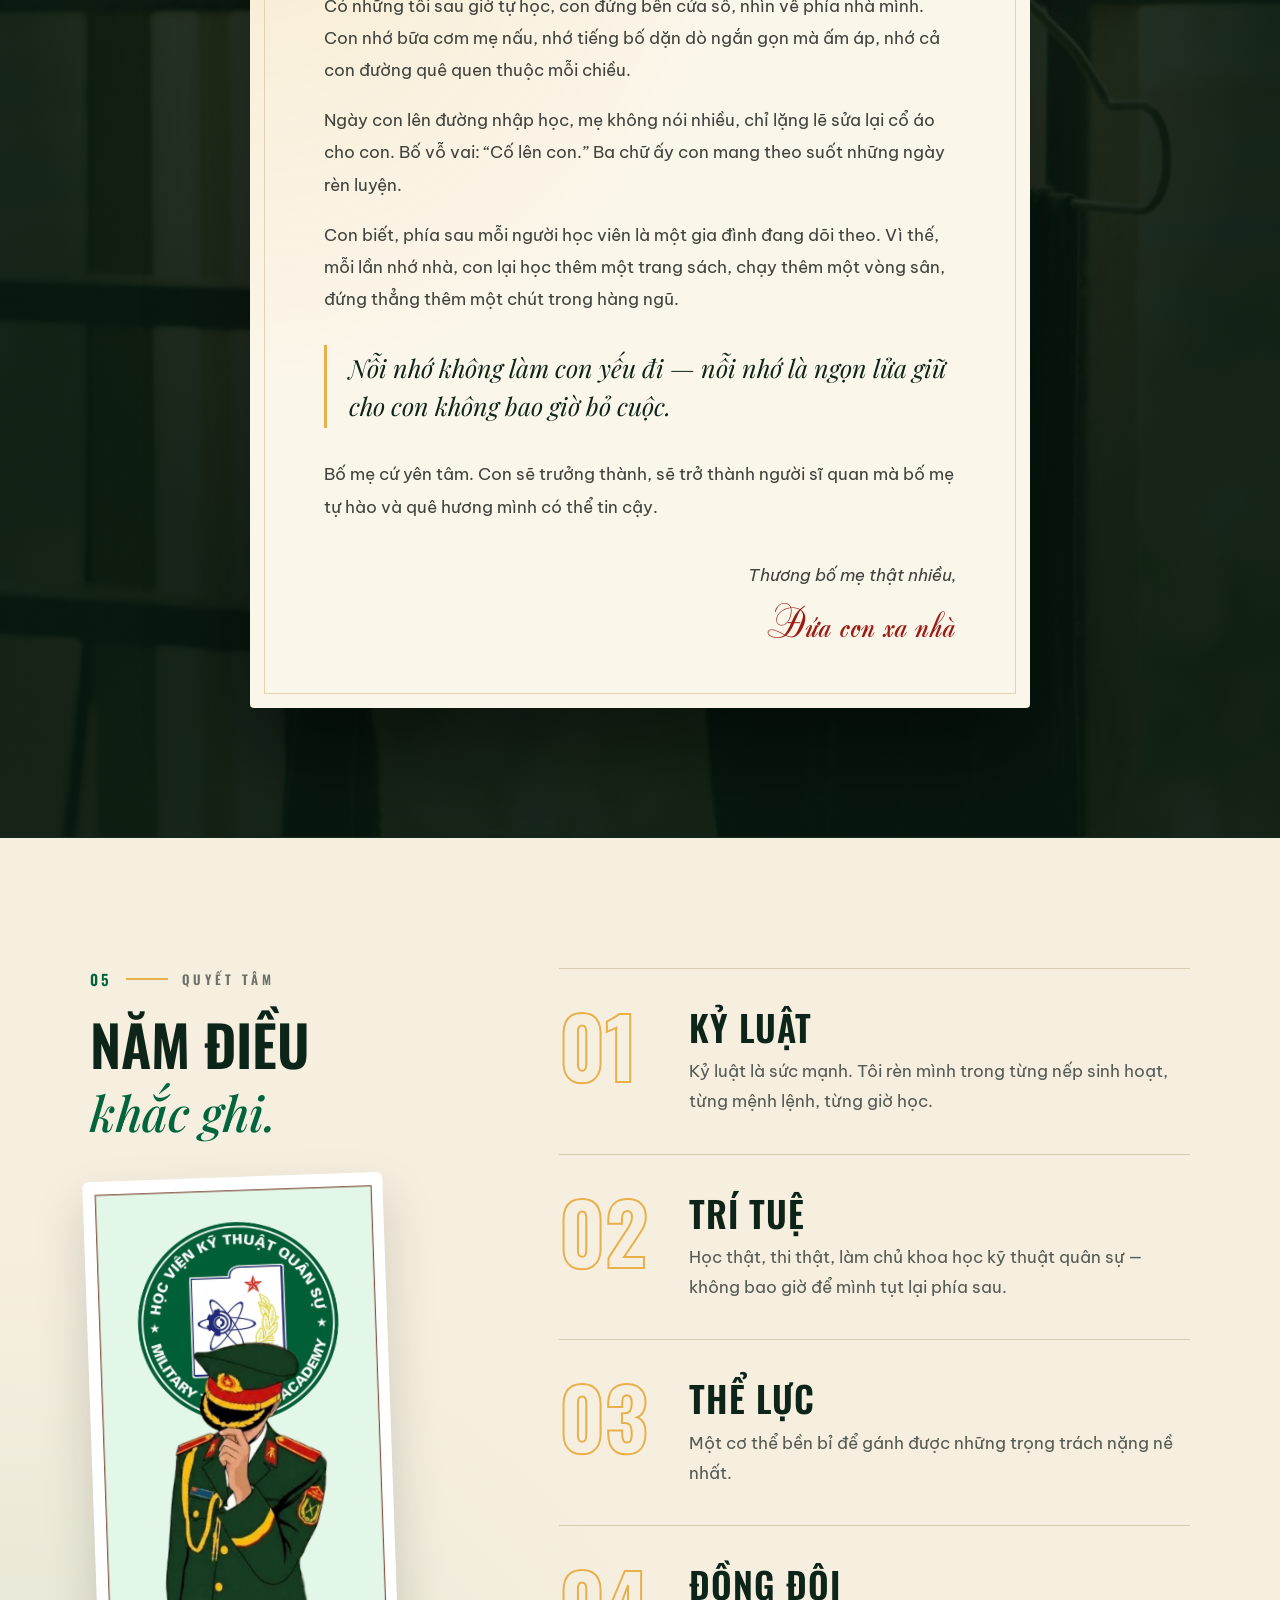
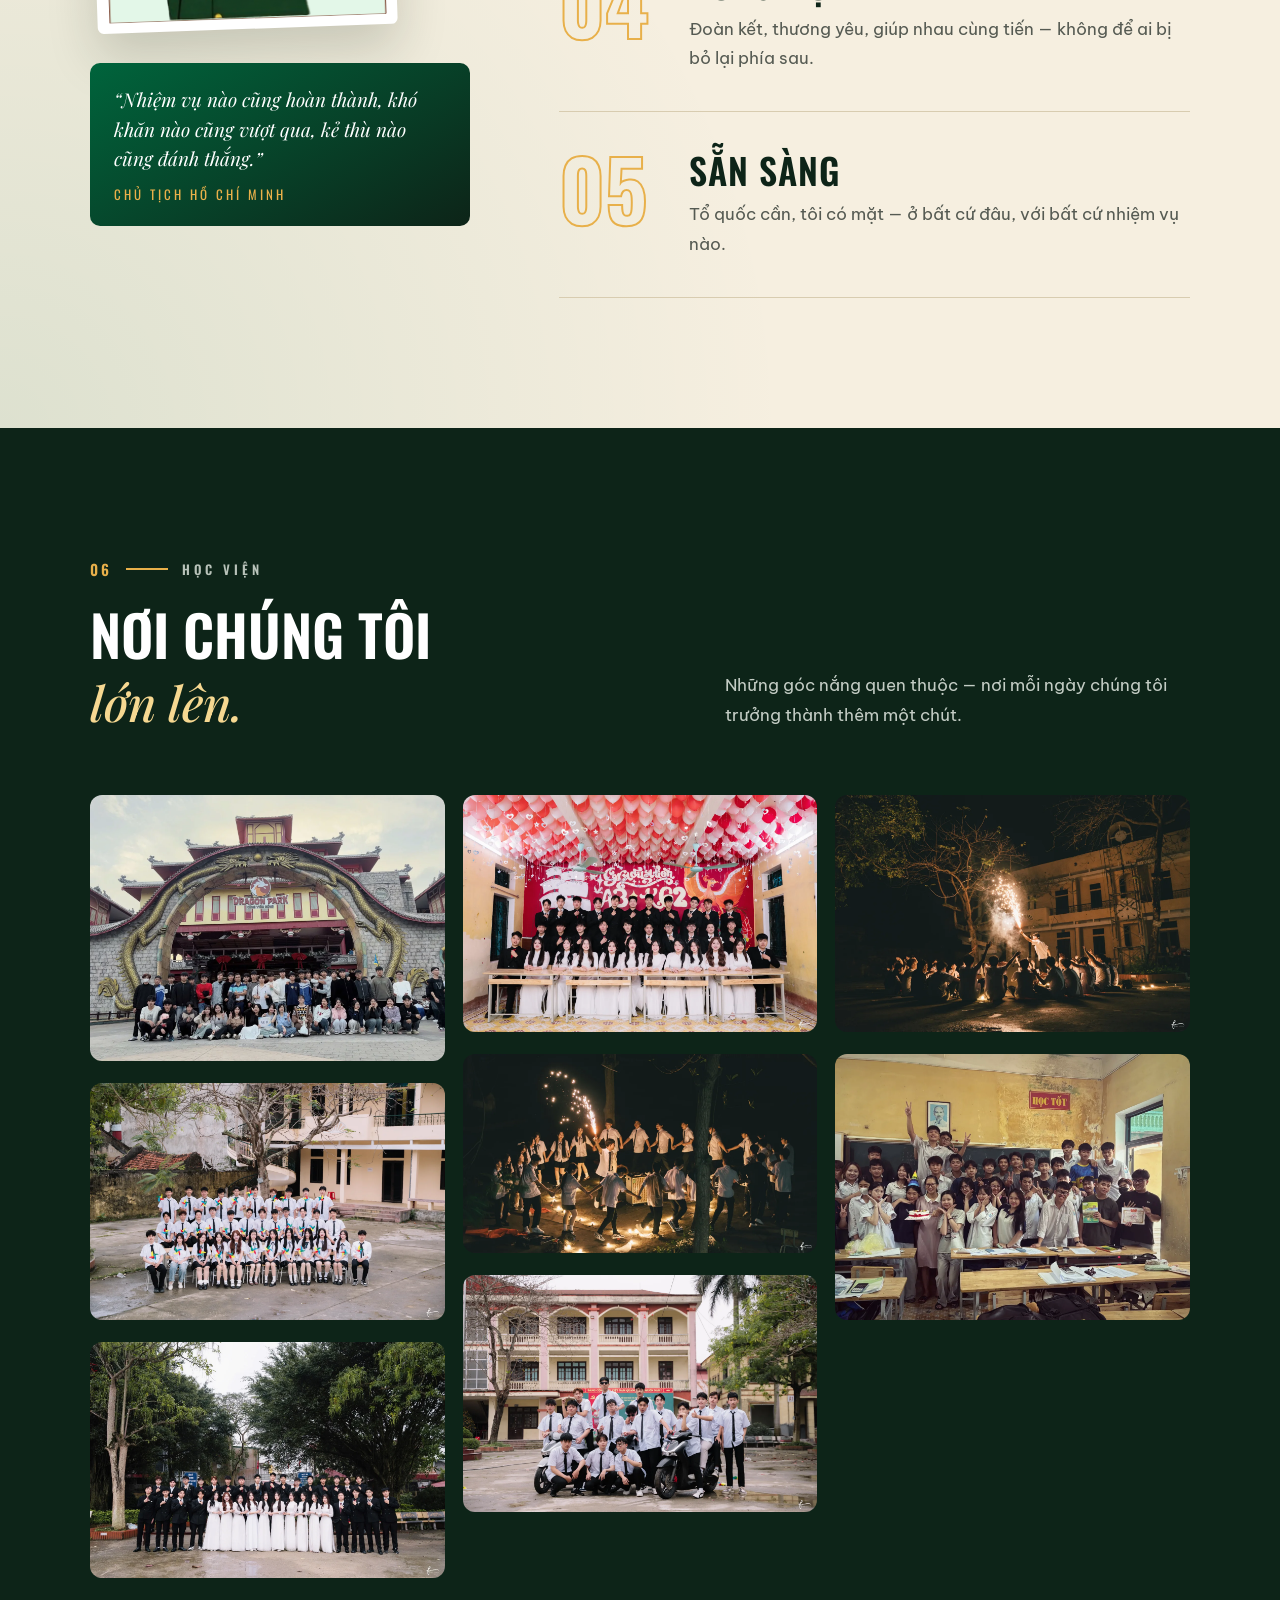
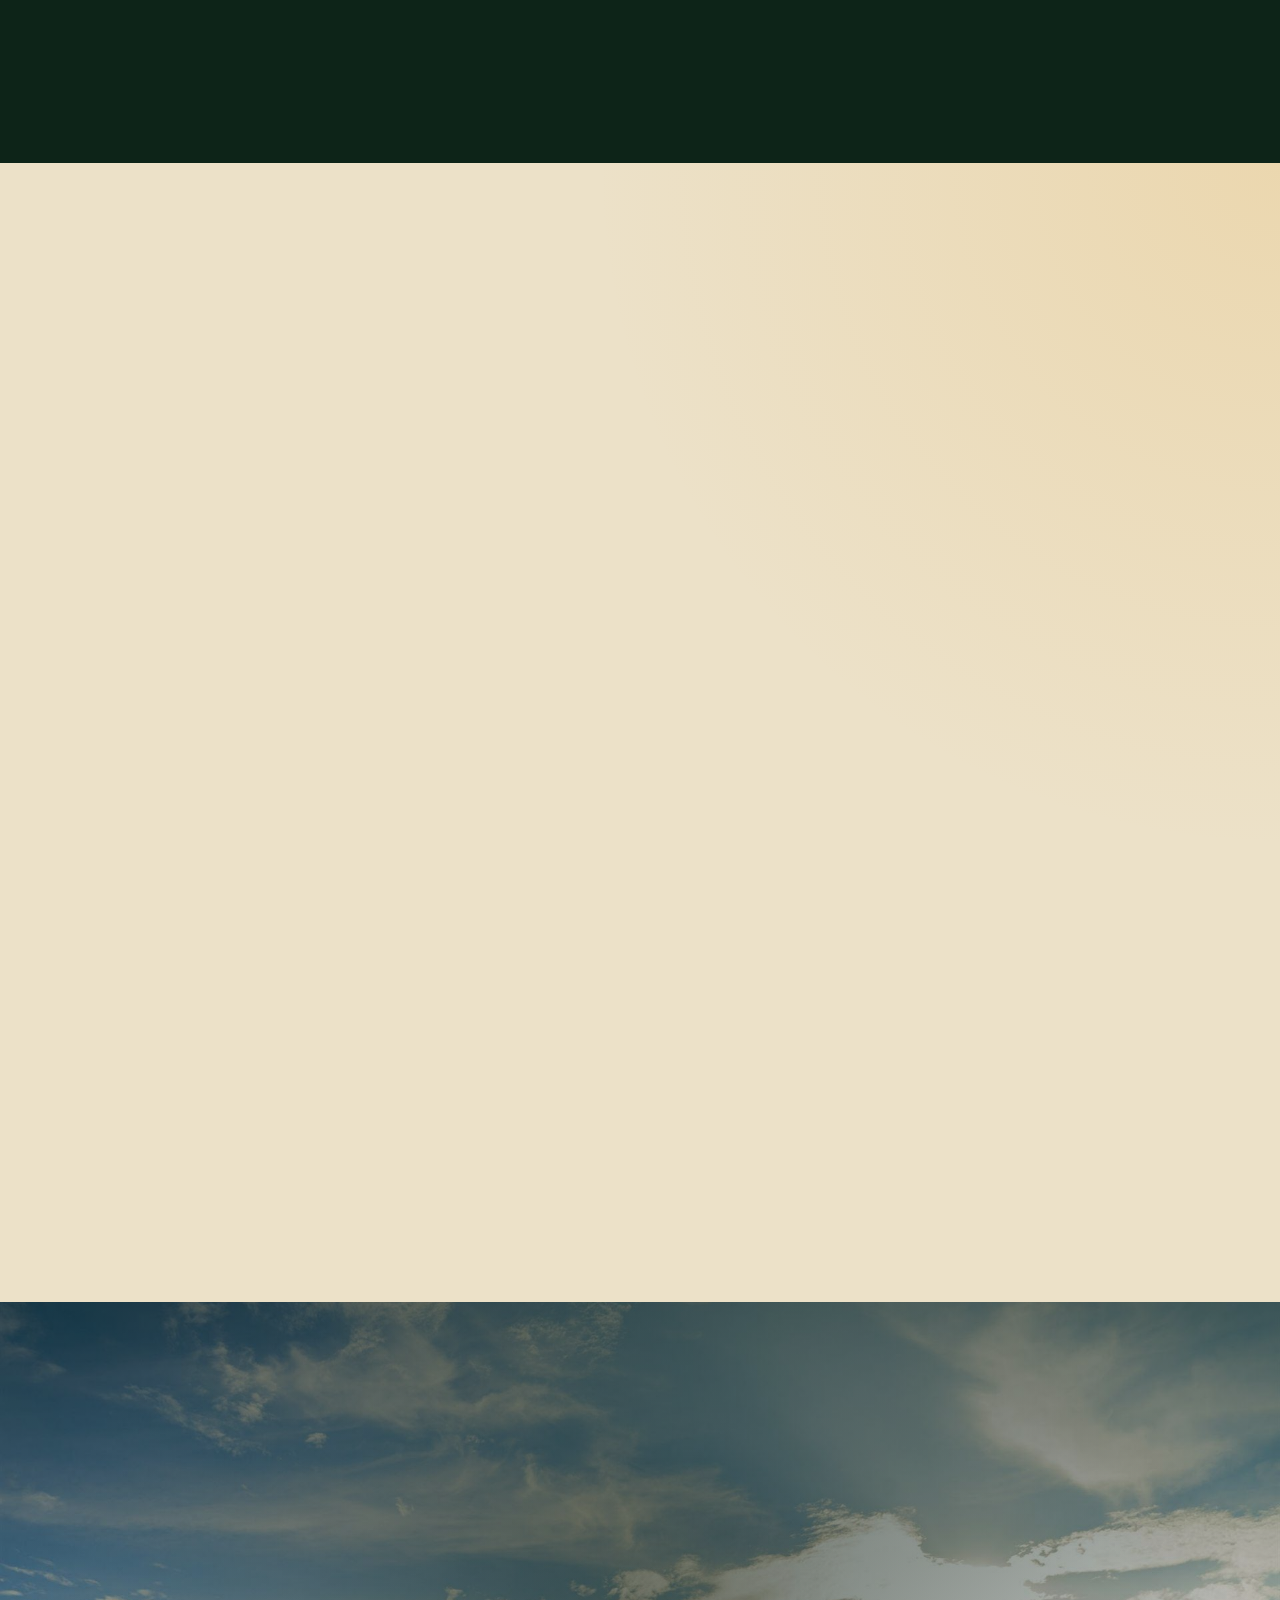
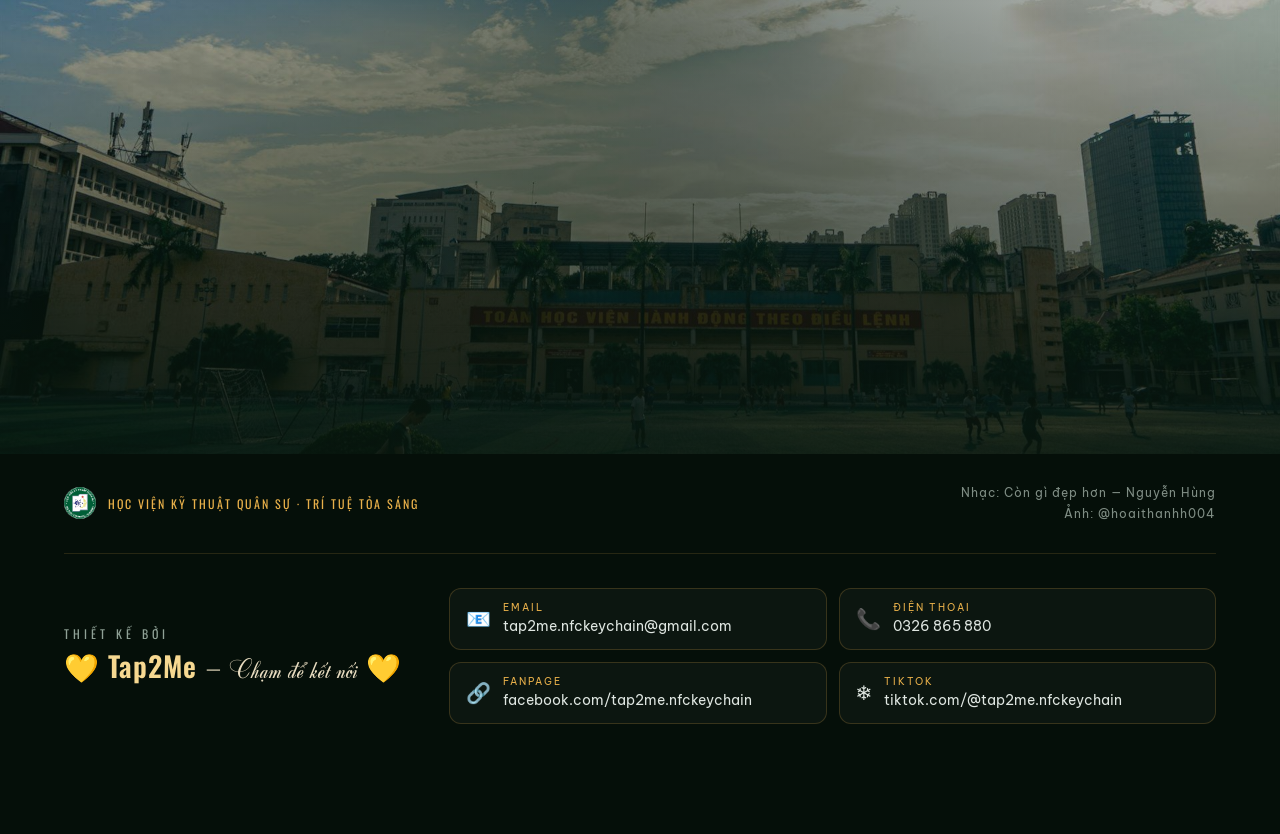
<file: giang-hoang/index.html>
<!DOCTYPE html>
<html lang="vi">

<head>
    <meta charset="UTF-8">
    <meta name="viewport" content="width=device-width, initial-scale=1.0, viewport-fit=cover">
    <meta name="theme-color" content="#08180f">
    <title>Trí Tuệ Tỏa Sáng — Ý Chí Học Viên</title>
    <meta name="description" content="Ý chí, quyết tâm rèn luyện của người học viên Học viện Kỹ thuật Quân sự — vì Tổ quốc, vì quê hương.">

    <link rel="preload" href="../fonts/utm-zirkon.woff2" as="font" type="font/woff2" crossorigin>
    <link rel="preload" href="../images/hero.jpg" as="image">

    <link rel="preconnect" href="https://fonts.googleapis.com">
    <link rel="preconnect" href="https://fonts.gstatic.com" crossorigin>
    <link href="https://fonts.googleapis.com/css2?family=Be+Vietnam+Pro:wght@300;400;500;600;700;800&family=Oswald:wght@400;500;600;700&family=Playfair+Display:ital,wght@0,600;1,500;1,600&display=swap" rel="stylesheet">

    <link rel="stylesheet" href="../style.css">
</head>


<body class="is-locked">

<!-- ================= CỔNG HỌC VIỆN (INTRO) ================= -->

<div class="gate" id="gate">

    <div class="gate-half gate-left"></div>
    <div class="gate-half gate-right"></div>

    <div class="gate-inner">

        <div class="gate-emblem">
            <span class="ring"></span>
            <img src="../images/logo.jpg" alt="Học viện Kỹ thuật Quân sự">
        </div>

        <p class="gate-kicker">HỌC VIỆN KỸ THUẬT QUÂN SỰ</p>

        <h1 class="gate-title">Trí tuệ<br><span>tỏa sáng</span></h1>

        <p class="gate-text">
            Một hành trình rèn luyện — vì Tổ quốc, vì quê hương
            và vì những người thân yêu đang dõi theo ta.
        </p>

        <button class="gate-button" id="openGate" type="button">
            <span>Bắt đầu hành trình</span>
            <i>★</i>
        </button>

        <p class="gate-hint">♫ Bật âm thanh — “Còn gì đẹp hơn”</p>

    </div>

</div>


<!-- ================= NAVBAR ================= -->

<header class="navbar" id="navbar">

    <a href="#top" class="brand">
        <img src="../images/logo.jpg" alt="">
        <span>TRÍ TUỆ <b>TỎA SÁNG</b></span>
    </a>

    <nav>
        <a href="#ly-tuong">Lý tưởng</a>
        <a href="#su-menh">Sứ mệnh</a>
        <a href="#ren-luyen">Rèn luyện</a>
        <a href="#hau-phuong">Hậu phương</a>
        <a href="#quyet-tam">Quyết tâm</a>
    </nav>

</header>


<!-- ================= HERO ================= -->

<section class="hero" id="top">

    <div class="hero-media">
        <img src="../images/hero.jpg" alt="Hàng mũ kê-pi của học viên">
    </div>

    <canvas class="dust" data-dust="70"></canvas>

    <div class="hero-content">

        <p class="hero-kicker reveal-hero">
            <span>★</span> HỌC VIÊN HỌC VIỆN KỸ THUẬT QUÂN SỰ
        </p>

        <h1 class="hero-title">
            <span class="line"><span class="reveal-line">Rèn trí tuệ</span></span>
            <span class="line"><span class="reveal-line">Luyện ý chí</span></span>
            <span class="line gold"><span class="reveal-line">Vì Tổ quốc</span></span>
        </h1>

        <p class="hero-sub reveal-hero">
            Hôm nay ngồi trên giảng đường — mai này đứng vào đội ngũ
            những người giữ gìn và dựng xây đất nước.
        </p>

        <a href="#ly-tuong" class="hero-cta reveal-hero">
            Cuộn để bắt đầu <span>↓</span>
        </a>

    </div>

    <p class="hero-side">TRUNG THÀNH · KỶ LUẬT · SÁNG TẠO</p>

</section>


<!-- ================= DẢI KHẨU HIỆU ================= -->

<div class="ribbon" aria-hidden="true">
    <div class="ribbon-track">
        <span>KỶ LUẬT</span><i>★</i><span>BẢN LĨNH</span><i>★</i><span>TRÍ TUỆ</span><i>★</i><span>SÁNG TẠO</span><i>★</i><span>TRÁCH NHIỆM</span><i>★</i><span>ĐOÀN KẾT</span><i>★</i>
        <span>KỶ LUẬT</span><i>★</i><span>BẢN LĨNH</span><i>★</i><span>TRÍ TUỆ</span><i>★</i><span>SÁNG TẠO</span><i>★</i><span>TRÁCH NHIỆM</span><i>★</i><span>ĐOÀN KẾT</span><i>★</i>
    </div>
</div>


<!-- ================= 01 · LÝ TƯỞNG ================= -->

<section class="ideal section" id="ly-tuong">

    <div class="ideal-grid">

        <div class="ideal-media" data-reveal>

            <figure class="framed">
                <img src="../images/ly-tuong.jpg" alt="Tranh tường và bia đá “Trí tuệ tỏa sáng” tại Học viện" loading="lazy">
            </figure>

            <blockquote class="stone-quote">
                <p>“... Trí tuệ tỏa sáng!”</p>
                <cite>Lời Đại tướng Võ Nguyên Giáp, khắc trên bia đá tại Học viện</cite>
            </blockquote>

        </div>


        <div class="ideal-text">

            <p class="tag" data-reveal>01 <span>LÝ TƯỞNG</span></p>

            <h2 class="heading" data-reveal>
                Có những con đường dễ đi.
                <em>Chúng tôi chọn con đường đáng đi.</em>
            </h2>

            <div class="prose" data-reveal>

                <p>
                    Ngày khoác lên vai bộ quân phục học viên, mỗi người chúng tôi đã tự chọn
                    cho mình một con đường không trải hoa hồng: dậy sớm hơn, kỷ luật hơn,
                    học nhiều hơn và chịu đựng giỏi hơn.
                </p>

                <p>
                    Nhưng đó là con đường của những người muốn đặt trí tuệ và sức trẻ của mình
                    vào nơi Tổ quốc cần nhất. Ở Học viện Kỹ thuật Quân sự, chúng tôi học để trở thành
                    người kỹ sư, người sĩ quan vừa vững vàng bản lĩnh, vừa giỏi chuyên môn kỹ thuật.
                </p>

            </div>

            <div class="pillars" data-reveal>

                <div class="pillar">
                    <b>★</b>
                    <h3>Trung thành</h3>
                    <p>Tuyệt đối trung thành với Tổ quốc, với nhân dân.</p>
                </div>

                <div class="pillar">
                    <b>★</b>
                    <h3>Kỷ luật</h3>
                    <p>Nghiêm từ nếp nhỏ, vững vàng trong việc lớn.</p>
                </div>

                <div class="pillar">
                    <b>★</b>
                    <h3>Sáng tạo</h3>
                    <p>Dám nghĩ, dám làm, làm chủ khoa học công nghệ.</p>
                </div>

            </div>

        </div>

    </div>

</section>


<!-- ================= 02 · HAI SỨ MỆNH ================= -->

<section class="mission section" id="su-menh">

    <div class="center-head">
        <p class="tag light" data-reveal>02 <span>SỨ MỆNH</span></p>
        <h2 class="heading light" data-reveal>Một trái tim, <em>hai sứ mệnh.</em></h2>
        <p class="lead light" data-reveal>
            Bảo vệ vững chắc Tổ quốc hôm nay và góp sức phát triển quê hương ngày mai —
            hai nhiệm vụ ấy hòa làm một trong trái tim người học viên.
        </p>
    </div>


    <div class="mission-grid">

        <article class="mission-card" data-reveal>
            <img src="../images/bao-ve.jpg" alt="Học viên hành quân trong đội ngũ" loading="lazy">
            <div class="mission-body">
                <span class="mission-word">Bảo vệ</span>
                <h3>Tổ quốc</h3>
                <p>
                    Từng bước chân đều trong đội ngũ hôm nay là nền móng cho một tấm lá chắn
                    vững vàng ngày mai — giữ vững chủ quyền, giữ bình yên cho từng mái nhà.
                </p>
            </div>
        </article>

        <div class="mission-and" aria-hidden="true">&amp;</div>

        <article class="mission-card" data-reveal>
            <img src="../images/phat-trien.jpg" alt="Học viên ghi chép bài học" loading="lazy">
            <div class="mission-body">
                <span class="mission-word">Phát triển</span>
                <h3>Quê hương</h3>
                <p>
                    Làm chủ khoa học kỹ thuật, nghiên cứu và sáng tạo — để vũ khí trang bị
                    ngày một hiện đại, để đất nước ngày một vươn xa.
                </p>
            </div>
        </article>

    </div>

</section>


<!-- ================= 03 · RÈN LUYỆN ================= -->

<section class="days section" id="ren-luyen">

    <div class="split-head">
        <div>
            <p class="tag" data-reveal>03 <span>RÈN LUYỆN</span></p>
            <h2 class="heading" data-reveal>Mỗi ngày <em>một lần tôi luyện.</em></h2>
        </div>
        <p class="lead" data-reveal>
            Không có phép màu nào biến một chàng trai thành người sĩ quan.
            Chỉ có những ngày rèn luyện nối tiếp nhau — bền bỉ và không bỏ cuộc.
        </p>
    </div>


    <div class="day-cards" id="dayCards">

        <article class="day-card active" data-reveal>
            <img src="../images/ngay-1.jpg" alt="Học viên chạy bộ buổi sáng" loading="lazy">
            <span class="day-label">BÌNH MINH</span>
            <div class="day-body">
                <small>BÌNH MINH</small>
                <h3>Rèn thể lực</h3>
                <p>Những vòng chạy đầu ngày đánh thức cơ thể, đánh thức cả ý chí.</p>
            </div>
        </article>

        <article class="day-card" data-reveal>
            <img src="../images/ngay-2.jpg" alt="Giảng đường ngập nắng" loading="lazy">
            <span class="day-label">GIẢNG ĐƯỜNG</span>
            <div class="day-body">
                <small>GIẢNG ĐƯỜNG</small>
                <h3>Nạp tri thức</h3>
                <p>Từng công thức, từng bản vẽ là viên gạch xây nên người kỹ sư quân sự.</p>
            </div>
        </article>

        <article class="day-card" data-reveal>
            <img src="../images/ngay-3.jpg" alt="Sân tập của Học viện" loading="lazy">
            <span class="day-label">THAO TRƯỜNG</span>
            <div class="day-body">
                <small>THAO TRƯỜNG</small>
                <h3>Tôi luyện bản lĩnh</h3>
                <p>Mồ hôi rơi hôm nay để đôi vai vững vàng hơn ngày mai.</p>
            </div>
        </article>

        <article class="day-card" data-reveal>
            <img src="../images/ngay-4.jpg" alt="Hoàng hôn trên Học viện" loading="lazy">
            <span class="day-label">HOÀNG HÔN</span>
            <div class="day-body">
                <small>HOÀNG HÔN</small>
                <h3>Gắn kết đồng đội</h3>
                <p>Đồng đội là những người anh em cùng chung một lý tưởng, một màu áo.</p>
            </div>
        </article>

        <article class="day-card" data-reveal>
            <img src="../images/ngay-5.jpg" alt="Hành lang sáng đèn" loading="lazy">
            <span class="day-label">ĐÊM TỰ HỌC</span>
            <div class="day-body">
                <small>ĐÊM TỰ HỌC</small>
                <h3>Kiên trì</h3>
                <p>Khi thành phố đã ngủ, ánh đèn tự học vẫn sáng — và ước mơ vẫn thức.</p>
            </div>
        </article>

    </div>

</section>


<!-- ================= 04 · HẬU PHƯƠNG ================= -->

<section class="home section" id="hau-phuong">

    <div class="home-media">
        <img src="../images/nho-nha.jpg" alt="Quân phục phơi bên cửa sổ" loading="lazy">
    </div>

    <div class="home-inner">

        <div class="center-head">
            <p class="tag light" data-reveal>04 <span>HẬU PHƯƠNG</span></p>
            <h2 class="heading light" data-reveal>Nỗi nhớ nhà <em>là ngọn lửa.</em></h2>
        </div>


        <div class="letter" data-reveal>

            <p class="letter-greeting">Bố mẹ kính yêu,</p>

            <p>
                Có những tối sau giờ tự học, con đứng bên cửa sổ, nhìn về phía nhà mình.
                Con nhớ bữa cơm mẹ nấu, nhớ tiếng bố dặn dò ngắn gọn mà ấm áp,
                nhớ cả con đường quê quen thuộc mỗi chiều.
            </p>

            <p>
                Ngày con lên đường nhập học, mẹ không nói nhiều, chỉ lặng lẽ sửa lại cổ áo cho con.
                Bố vỗ vai: “Cố lên con.” Ba chữ ấy con mang theo suốt những ngày rèn luyện.
            </p>

            <p>
                Con biết, phía sau mỗi người học viên là một gia đình đang dõi theo.
                Vì thế, mỗi lần nhớ nhà, con lại học thêm một trang sách, chạy thêm một vòng sân,
                đứng thẳng thêm một chút trong hàng ngũ.
            </p>

            <p class="letter-highlight">
                Nỗi nhớ không làm con yếu đi — nỗi nhớ là ngọn lửa
                giữ cho con không bao giờ bỏ cuộc.
            </p>

            <p>
                Bố mẹ cứ yên tâm. Con sẽ trưởng thành, sẽ trở thành người sĩ quan
                mà bố mẹ tự hào và quê hương mình có thể tin cậy.
            </p>

            <p class="letter-sign">
                <span>Thương bố mẹ thật nhiều,</span>
                <strong>Đứa con xa nhà</strong>
            </p>

        </div>

    </div>

</section>


<!-- ================= 05 · QUYẾT TÂM ================= -->

<section class="pledge section" id="quyet-tam">

    <div class="pledge-grid">

        <aside class="pledge-aside">

            <p class="tag" data-reveal>05 <span>QUYẾT TÂM</span></p>

            <h2 class="heading" data-reveal>Năm điều <em>khắc ghi.</em></h2>

            <figure class="pledge-portrait" data-reveal>
                <img src="../images/minh-hoa.png" alt="Học viên trong lễ phục trước biểu tượng Học viện" loading="lazy">
            </figure>

            <blockquote class="uncle-quote" data-reveal>
                <p>
                    “Nhiệm vụ nào cũng hoàn thành, khó khăn nào cũng vượt qua,
                    kẻ thù nào cũng đánh thắng.”
                </p>
                <cite>Chủ tịch Hồ Chí Minh</cite>
            </blockquote>

        </aside>


        <ol class="pledge-list">

            <li data-reveal>
                <span class="pledge-num">01</span>
                <div>
                    <h3>Kỷ luật</h3>
                    <p>Kỷ luật là sức mạnh. Tôi rèn mình trong từng nếp sinh hoạt, từng mệnh lệnh, từng giờ học.</p>
                </div>
            </li>

            <li data-reveal>
                <span class="pledge-num">02</span>
                <div>
                    <h3>Trí tuệ</h3>
                    <p>Học thật, thi thật, làm chủ khoa học kỹ thuật quân sự — không bao giờ để mình tụt lại phía sau.</p>
                </div>
            </li>

            <li data-reveal>
                <span class="pledge-num">03</span>
                <div>
                    <h3>Thể lực</h3>
                    <p>Một cơ thể bền bỉ để gánh được những trọng trách nặng nề nhất.</p>
                </div>
            </li>

            <li data-reveal>
                <span class="pledge-num">04</span>
                <div>
                    <h3>Đồng đội</h3>
                    <p>Đoàn kết, thương yêu, giúp nhau cùng tiến — không để ai bị bỏ lại phía sau.</p>
                </div>
            </li>

            <li data-reveal>
                <span class="pledge-num">05</span>
                <div>
                    <h3>Sẵn sàng</h3>
                    <p>Tổ quốc cần, tôi có mặt — ở bất cứ đâu, với bất cứ nhiệm vụ nào.</p>
                </div>
            </li>

        </ol>

    </div>

</section>


<!-- ================= 06 · HỌC VIỆN QUA ỐNG KÍNH ================= -->

<section class="gallery-section section" id="hoc-vien">

    <div class="split-head">
        <div>
            <p class="tag light" data-reveal>06 <span>HỌC VIỆN</span></p>
            <h2 class="heading light" data-reveal>Nơi chúng tôi <em>lớn lên.</em></h2>
        </div>
        <p class="lead light" data-reveal>
            Những góc nắng quen thuộc — nơi mỗi ngày chúng tôi trưởng thành thêm một chút.
        </p>
    </div>


    <div class="gallery">
        <figure data-reveal><img src="g1-3jah.webp" alt="Tòa nhà Học viện Kỹ thuật Quân sự" loading="lazy"></figure>
        <figure data-reveal><img src="g2-wvj8.webp" alt="Cầu thang ngập nắng" loading="lazy"></figure>
        <figure data-reveal><img src="g3-qb26.webp" alt="Khẩu hiệu Kỷ luật là sức mạnh của quân đội" loading="lazy"></figure>
        <figure data-reveal><img src="g4-fnur.webp" alt="Hành lang giảng đường" loading="lazy"></figure>
        <figure data-reveal><img src="g5-tmh7.webp" alt="Bảng tin trong khuôn viên" loading="lazy"></figure>
        <figure data-reveal><img src="g6-r4v5.webp" alt="Lan can trong nắng chiều" loading="lazy"></figure>
        <figure data-reveal><img src="g7-gm24.webp" alt="Khuôn viên Học viện nhìn từ trên cao" loading="lazy"></figure>
        <figure data-reveal><img src="g8-tzny.webp" alt="Dãy nhà học" loading="lazy"></figure>
    </div>

    <p class="credit" data-reveal>Ảnh: @hoaithanhh004</p>

</section>


<!-- ================= 07 · KÝ QUYẾT TÂM ================= -->

<section class="sign section" id="ky-ten">

    <div class="center-head">
        <p class="tag" data-reveal>07 <span>LỜI HỨA CỦA BẠN</span></p>
        <h2 class="heading" data-reveal>Viết tên bạn <em>vào lời quyết tâm.</em></h2>
    </div>


    <div class="sign-form" data-reveal>
        <label for="cadetName">Họ và tên học viên</label>
        <div class="sign-row">
            <input id="cadetName" type="text" maxlength="40" placeholder="Ví dụ: Nguyễn Văn An" autocomplete="off">
            <button id="signButton" type="button">Ký quyết tâm <span>★</span></button>
        </div>
    </div>


    <div class="certificate" id="certificate" data-reveal>

        <div class="cert-top">
            <img src="../images/logo.jpg" alt="">
            <div>
                <small>HỌC VIỆN KỸ THUẬT QUÂN SỰ</small>
                <strong>QUYẾT TÂM THƯ</strong>
            </div>
        </div>

        <p class="cert-body">
            Tôi, học viên <b class="js-cert-name">..................</b>, tự nguyện khắc ghi:
            không ngừng học tập, rèn luyện; giữ nghiêm kỷ luật; đoàn kết cùng đồng đội;
            sẵn sàng nhận và hoàn thành mọi nhiệm vụ — vì Tổ quốc, vì nhân dân,
            vì quê hương và những người thân yêu.
        </p>

        <p class="cert-motto">Rèn đức — Luyện tài — Vì Tổ quốc</p>

        <div class="cert-foot">
            <div class="cert-sign">
                <small>Học viên ký tên</small>
                <span class="js-cert-sign"></span>
            </div>
            <div class="cert-seal" id="certSeal">
                <span>★</span>
                <small>QUYẾT TÂM</small>
            </div>
        </div>

    </div>

</section>


<!-- ================= KẾT ================= -->

<section class="finale" id="final">

    <div class="finale-media">
        <img src="../images/ket.jpg" alt="Bầu trời trên Học viện" loading="lazy">
    </div>

    <canvas class="dust" data-dust="60"></canvas>

    <div class="finale-content">

        <p class="finale-kicker" data-reveal>CÒN GÌ ĐẸP HƠN...</p>

        <h2 data-reveal>
            Tuổi trẻ đẹp nhất
            <em>khi được cống hiến cho Tổ quốc.</em>
        </h2>

        <button class="fire-button" id="fireButton" type="button" data-reveal>
            <span class="fire-star">★</span>
            <span>Tiếp thêm lửa</span>
        </button>

        <p class="fire-text" id="fireText"></p>

    </div>

</section>


<!-- ================= FOOTER ================= -->

<footer>

    <div class="foot-top">

        <div class="foot-brand">
            <img src="../images/logo.jpg" alt="">
            <span>HỌC VIỆN KỸ THUẬT QUÂN SỰ · TRÍ TUỆ TỎA SÁNG</span>
        </div>

        <div class="foot-meta">
            <span>Nhạc: Còn gì đẹp hơn — Nguyễn Hùng</span>
            <span>Ảnh: @hoaithanhh004</span>
        </div>

    </div>


    <div class="designer">

        <div class="designer-head">
            <small>Thiết kế bởi</small>
            <strong>💛 Tap2Me <span>– Chạm để kết nối</span> 💛</strong>
        </div>

        <ul class="designer-contact">
            <li>
                <a href="mailto:tap2me.nfckeychain@gmail.com">
                    <i>📧</i>
                    <span><small>Email</small>tap2me.nfckeychain<wbr>@gmail.com</span>
                </a>
            </li>
            <li>
                <a href="tel:0326865880">
                    <i>📞</i>
                    <span><small>Điện thoại</small>0326 865 880</span>
                </a>
            </li>
            <li>
                <a href="https://www.facebook.com/tap2me.nfckeychain/" target="_blank" rel="noopener">
                    <i>🔗</i>
                    <span><small>Fanpage</small>facebook.com/<wbr>tap2me.nfckeychain</span>
                </a>
            </li>
            <li>
                <a href="https://www.tiktok.com/@tap2me.nfckeychain" target="_blank" rel="noopener">
                    <i>❄️</i>
                    <span><small>TikTok</small>tiktok.com/<wbr>@tap2me.nfckeychain</span>
                </a>
            </li>
        </ul>

    </div>

</footer>


<!-- ================= MÁY PHÁT NHẠC ================= -->

<div class="player" id="player">

    <button class="player-disc" id="playerToggle" type="button" aria-label="Bật / tắt nhạc">
        <span class="disc"><b>★</b></span>
        <span class="player-icon" id="playerIcon">▶</span>
    </button>

    <div class="player-info">
        <strong>Còn Gì Đẹp Hơn</strong>
        <span>Nguyễn Hùng</span>
    </div>

    <div class="player-bars" aria-hidden="true">
        <i></i><i></i><i></i><i></i>
    </div>

</div>

<audio id="backgroundMusic" loop preload="auto" playsinline>
    <source src="../music/con-gi-dep-hon.mp3" type="audio/mpeg">
</audio>


<!-- ================= XEM ẢNH ================= -->

<div class="lightbox" id="lightbox">
    <img alt="">
    <button type="button" aria-label="Đóng">×</button>
</div>


<script src="../script.js"></script>

</body>

</html>
</file>
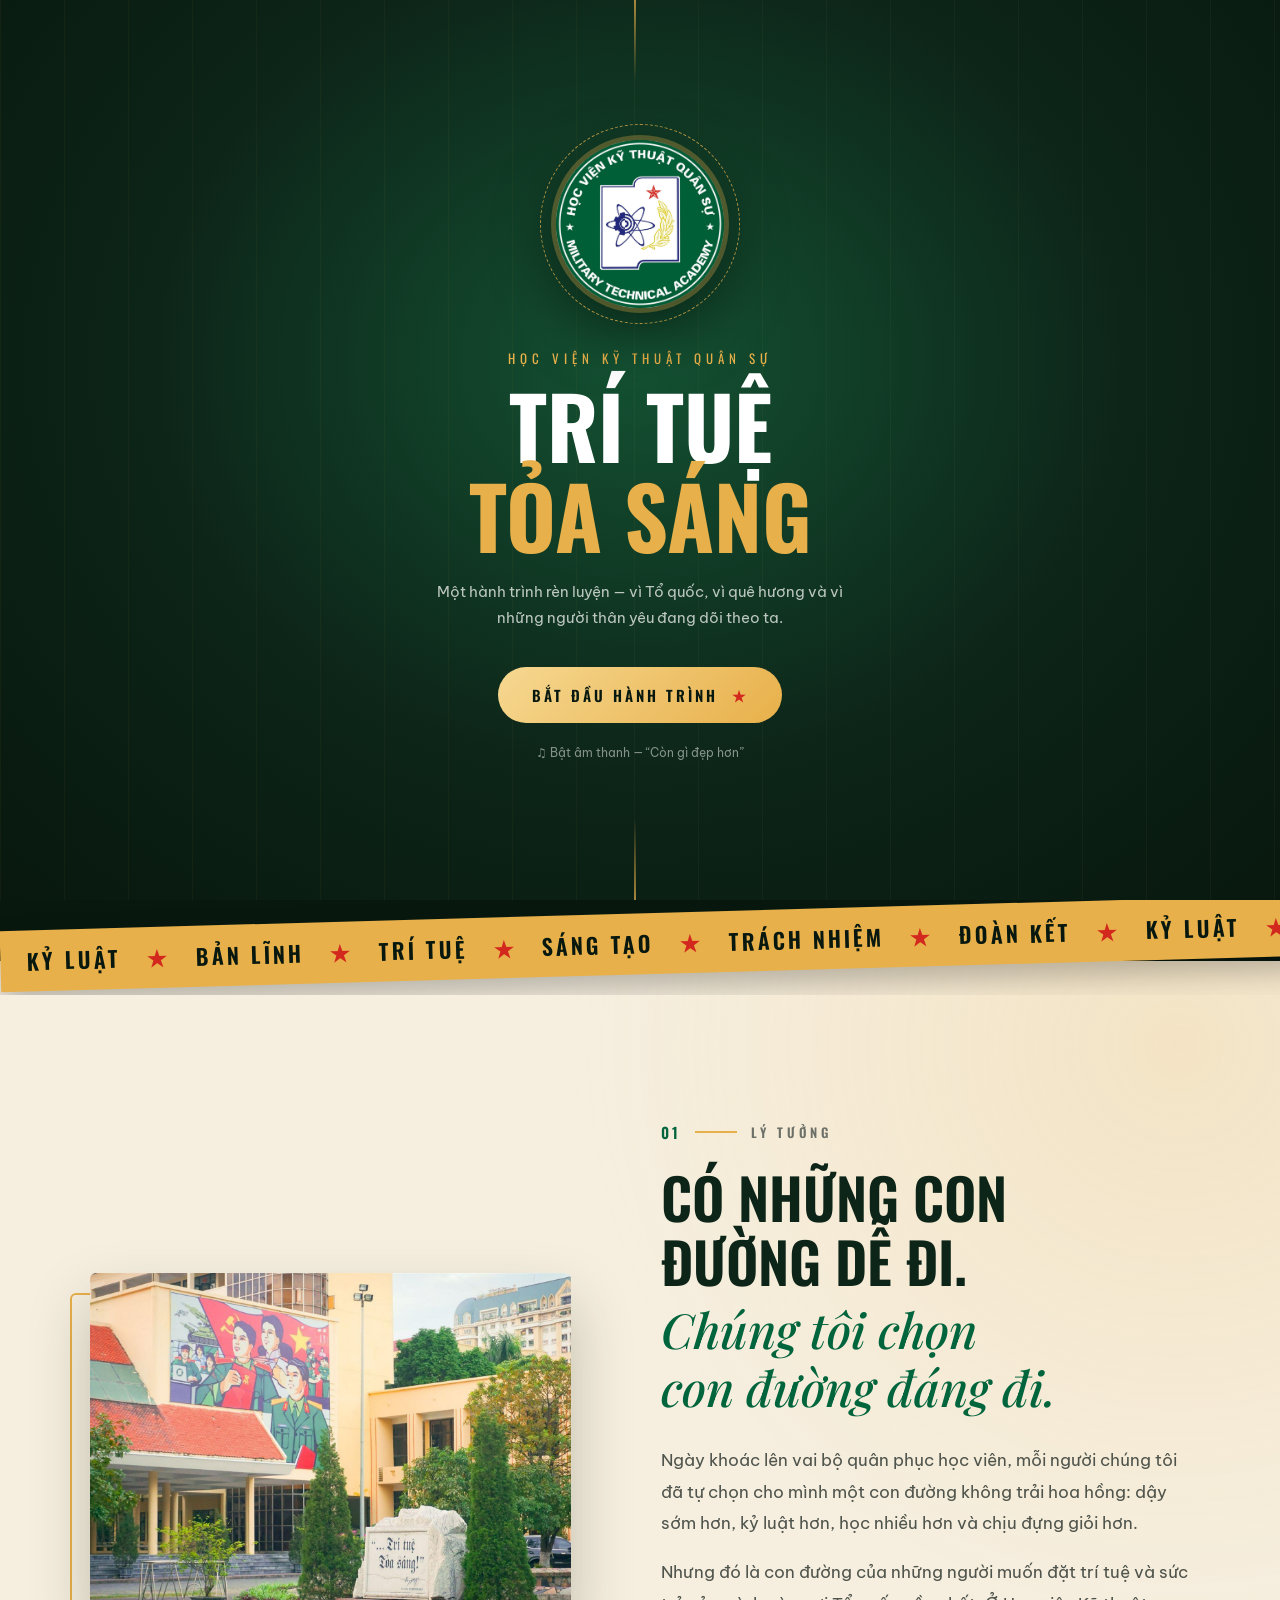
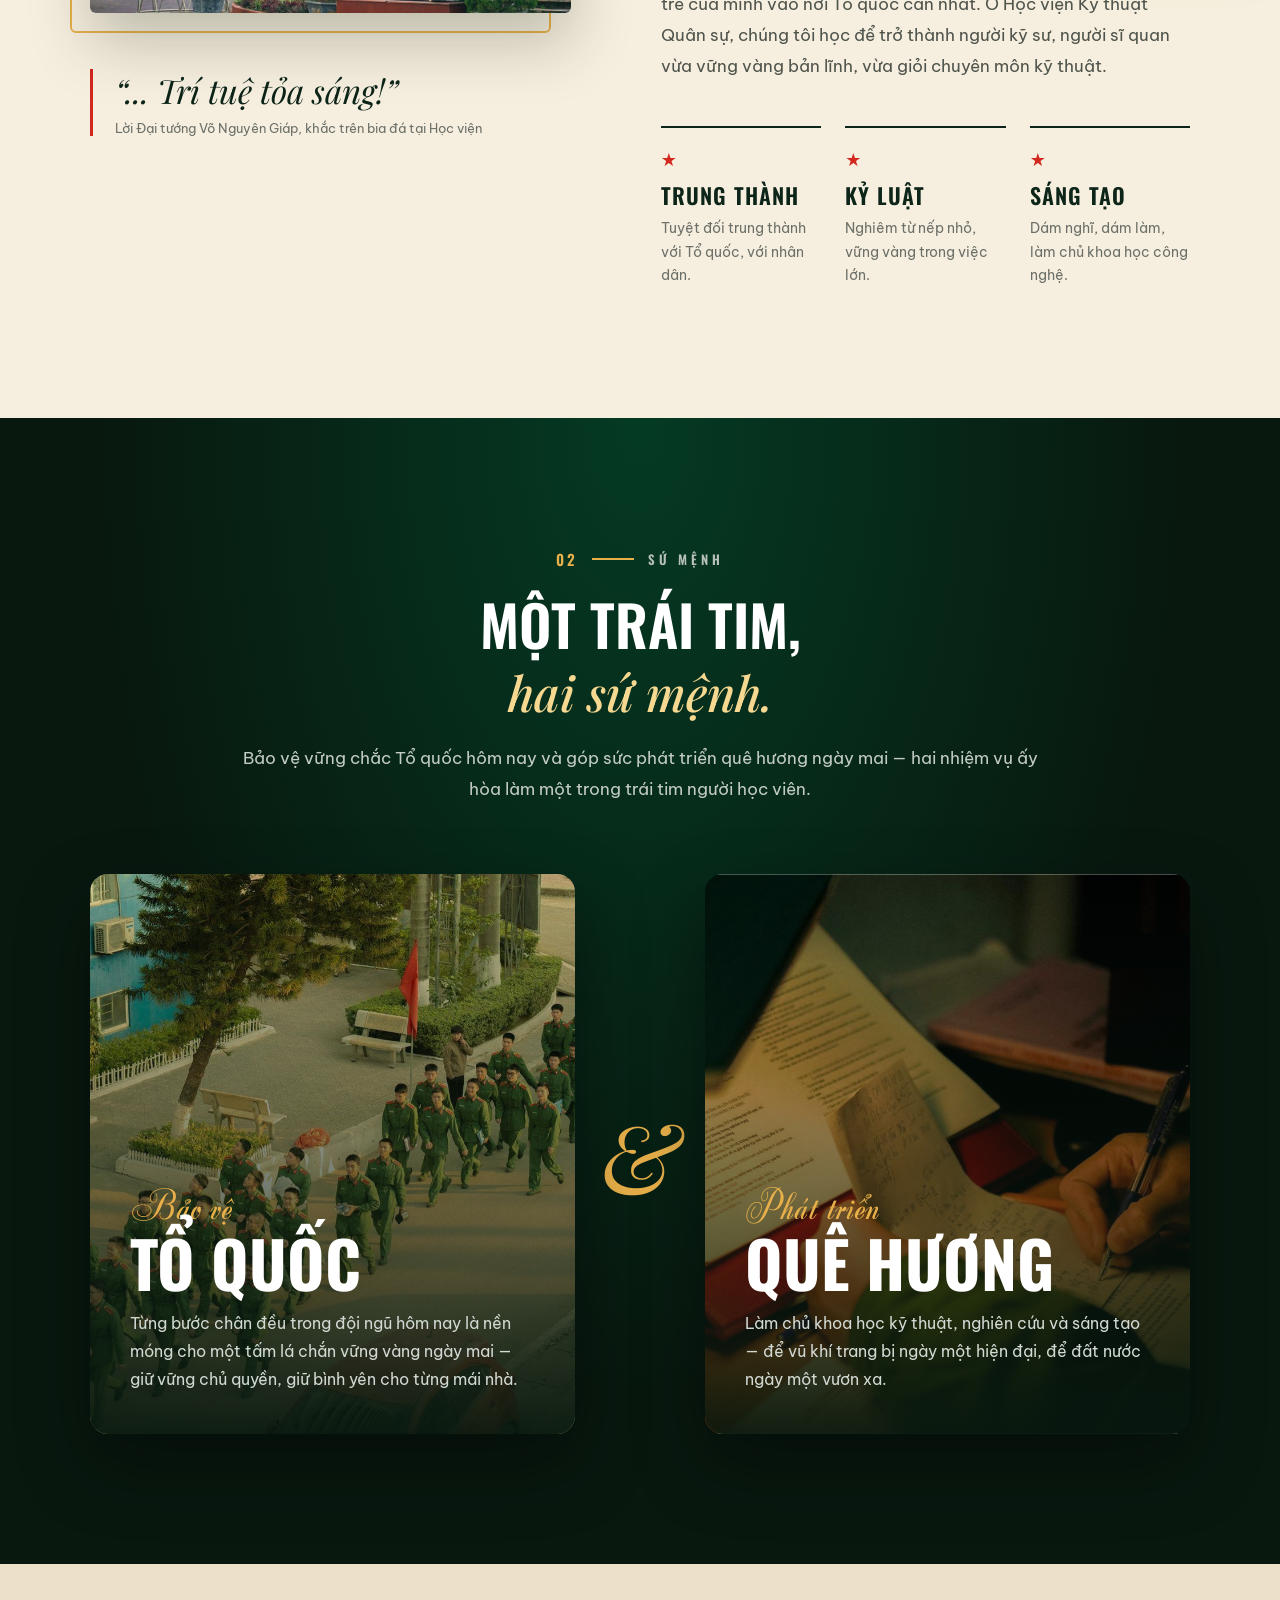
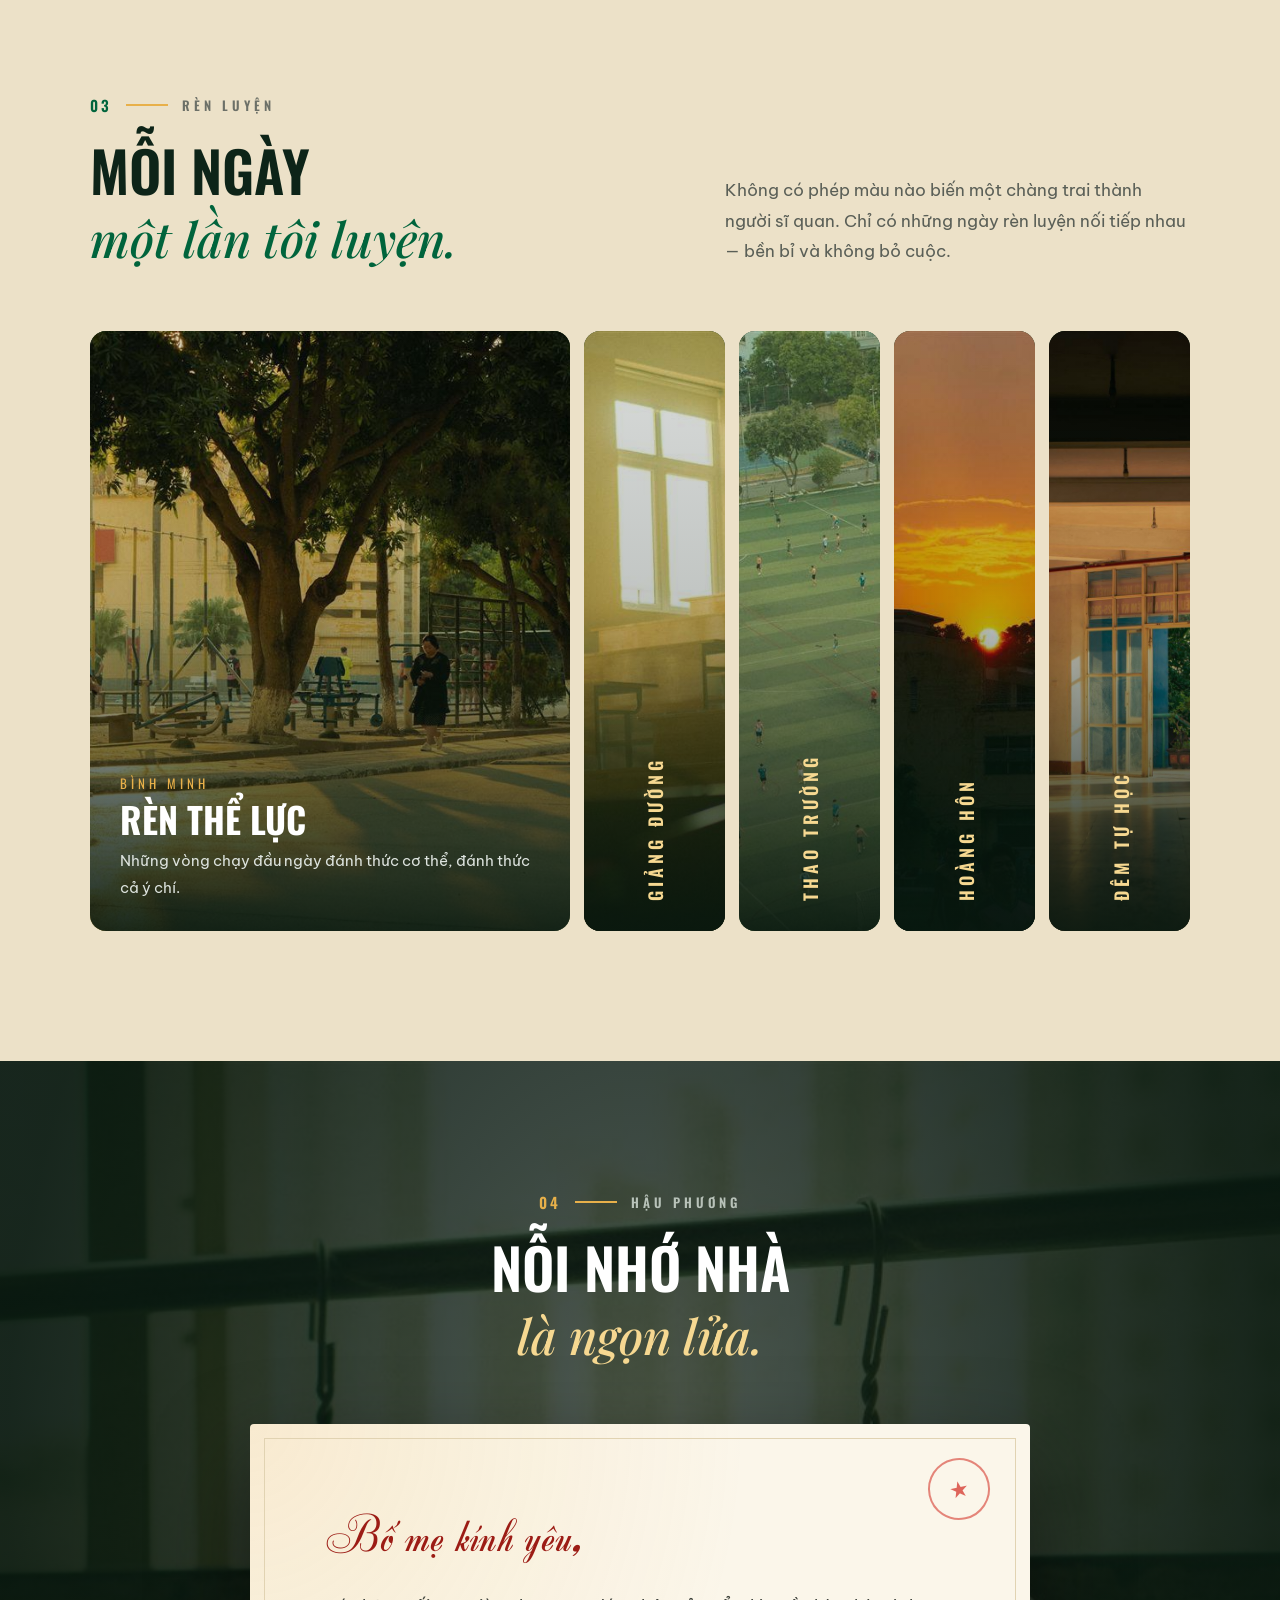
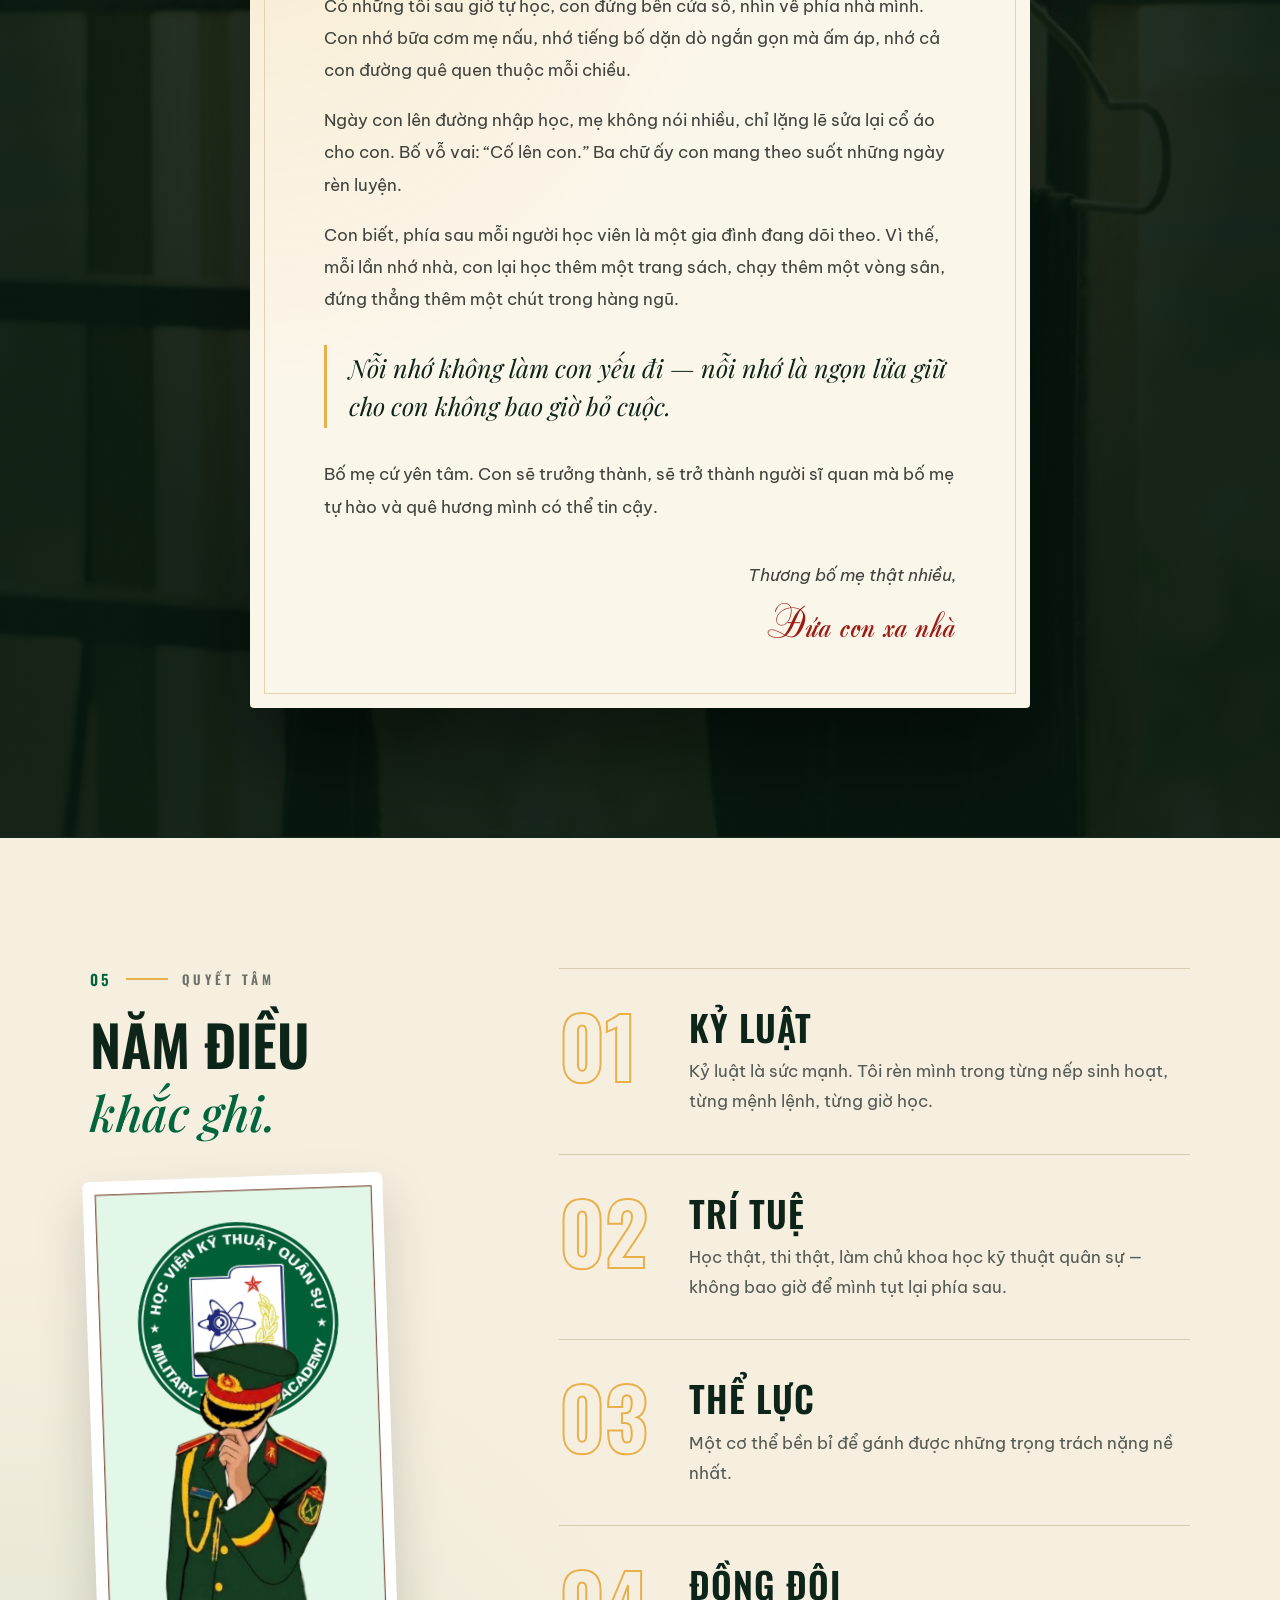
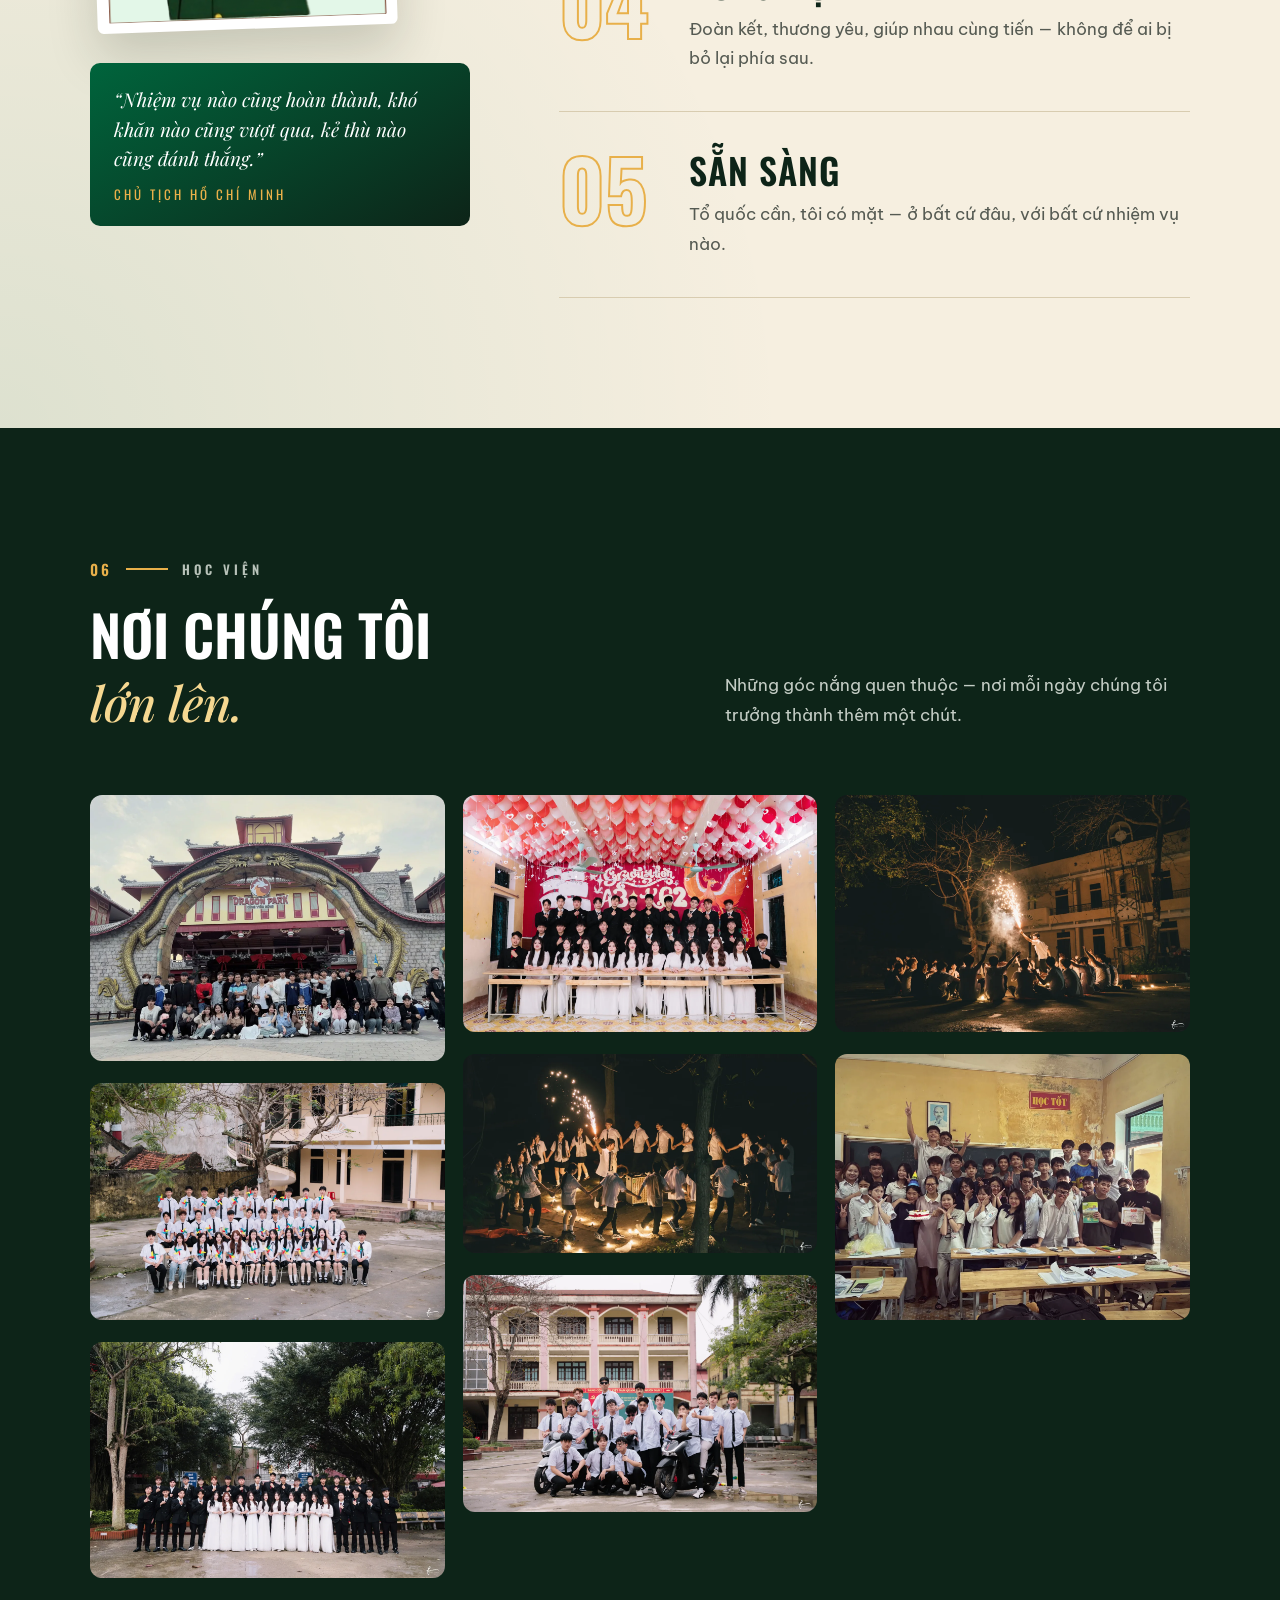
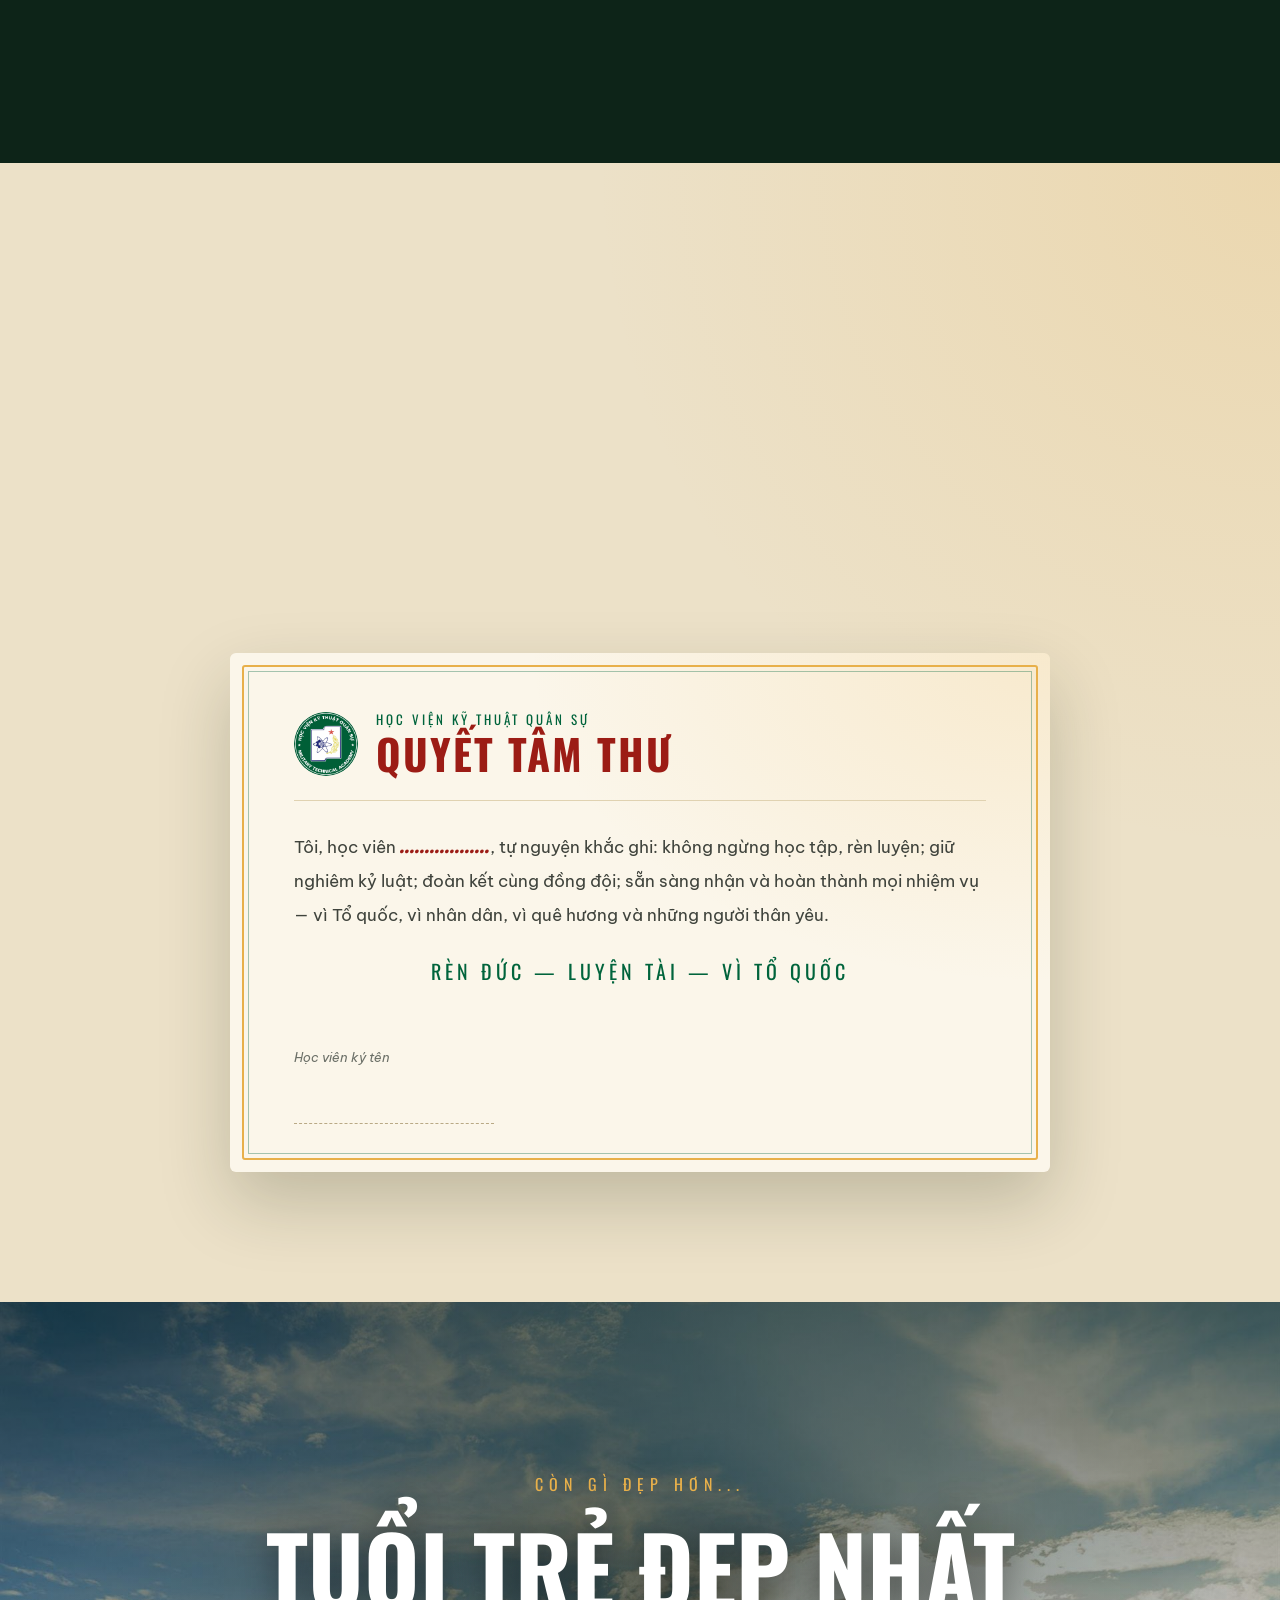
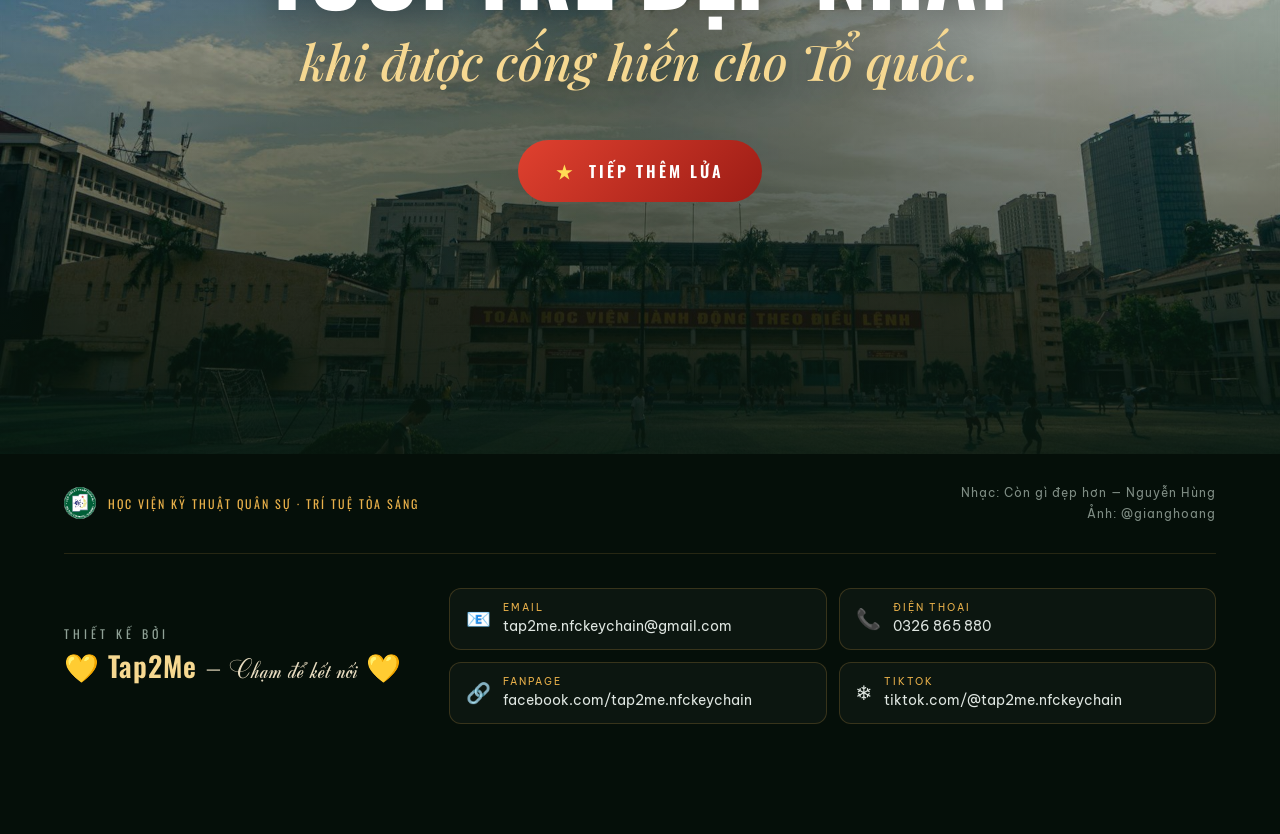
<file: hoang-giang/index.html>
<!DOCTYPE html>
<html lang="vi">

<head>
    <meta charset="UTF-8">
    <meta name="viewport" content="width=device-width, initial-scale=1.0, viewport-fit=cover">
    <meta name="theme-color" content="#08180f">
    <title>Trí Tuệ Tỏa Sáng — Ý Chí Học Viên</title>
    <meta name="description" content="Ý chí, quyết tâm rèn luyện của người học viên Học viện Kỹ thuật Quân sự — vì Tổ quốc, vì quê hương.">

    <link rel="preload" href="../fonts/utm-zirkon.woff2" as="font" type="font/woff2" crossorigin>
    <link rel="preload" href="../images/hero.jpg" as="image">

    <link rel="preconnect" href="https://fonts.googleapis.com">
    <link rel="preconnect" href="https://fonts.gstatic.com" crossorigin>
    <link href="https://fonts.googleapis.com/css2?family=Be+Vietnam+Pro:wght@300;400;500;600;700;800&family=Oswald:wght@400;500;600;700&family=Playfair+Display:ital,wght@0,600;1,500;1,600&display=swap" rel="stylesheet">

    <link rel="stylesheet" href="../style.css">
</head>


<body class="is-locked">

<!-- ================= CỔNG HỌC VIỆN (INTRO) ================= -->

<div class="gate" id="gate">

    <div class="gate-half gate-left"></div>
    <div class="gate-half gate-right"></div>

    <div class="gate-inner">

        <div class="gate-emblem">
            <span class="ring"></span>
            <img src="../images/logo.jpg" alt="Học viện Kỹ thuật Quân sự">
        </div>

        <p class="gate-kicker">HỌC VIỆN KỸ THUẬT QUÂN SỰ</p>

        <h1 class="gate-title">Trí tuệ<br><span>tỏa sáng</span></h1>

        <p class="gate-text">
            Một hành trình rèn luyện — vì Tổ quốc, vì quê hương
            và vì những người thân yêu đang dõi theo ta.
        </p>

        <button class="gate-button" id="openGate" type="button">
            <span>Bắt đầu hành trình</span>
            <i>★</i>
        </button>

        <p class="gate-hint">♫ Bật âm thanh — “Còn gì đẹp hơn”</p>

    </div>

</div>


<!-- ================= NAVBAR ================= -->

<header class="navbar" id="navbar">

    <a href="#top" class="brand">
        <img src="../images/logo.jpg" alt="">
        <span>TRÍ TUỆ <b>TỎA SÁNG</b></span>
    </a>

    <nav>
        <a href="#ly-tuong">Lý tưởng</a>
        <a href="#su-menh">Sứ mệnh</a>
        <a href="#ren-luyen">Rèn luyện</a>
        <a href="#hau-phuong">Hậu phương</a>
        <a href="#quyet-tam">Quyết tâm</a>
    </nav>

</header>


<!-- ================= HERO ================= -->

<section class="hero" id="top">

    <div class="hero-media">
        <img src="../images/hero.jpg" alt="Hàng mũ kê-pi của học viên">
    </div>

    <canvas class="dust" data-dust="70"></canvas>

    <div class="hero-content">

        <p class="hero-kicker reveal-hero">
            <span>★</span> HỌC VIÊN HỌC VIỆN KỸ THUẬT QUÂN SỰ
        </p>

        <h1 class="hero-title">
            <span class="line"><span class="reveal-line">Rèn trí tuệ</span></span>
            <span class="line"><span class="reveal-line">Luyện ý chí</span></span>
            <span class="line gold"><span class="reveal-line">Vì Tổ quốc</span></span>
        </h1>

        <p class="hero-sub reveal-hero">
            Hôm nay ngồi trên giảng đường — mai này đứng vào đội ngũ
            những người giữ gìn và dựng xây đất nước.
        </p>

        <a href="#ly-tuong" class="hero-cta reveal-hero">
            Cuộn để bắt đầu <span>↓</span>
        </a>

    </div>

    <p class="hero-side">TRUNG THÀNH · KỶ LUẬT · SÁNG TẠO</p>

</section>


<!-- ================= DẢI KHẨU HIỆU ================= -->

<div class="ribbon" aria-hidden="true">
    <div class="ribbon-track">
        <span>KỶ LUẬT</span><i>★</i><span>BẢN LĨNH</span><i>★</i><span>TRÍ TUỆ</span><i>★</i><span>SÁNG TẠO</span><i>★</i><span>TRÁCH NHIỆM</span><i>★</i><span>ĐOÀN KẾT</span><i>★</i>
        <span>KỶ LUẬT</span><i>★</i><span>BẢN LĨNH</span><i>★</i><span>TRÍ TUỆ</span><i>★</i><span>SÁNG TẠO</span><i>★</i><span>TRÁCH NHIỆM</span><i>★</i><span>ĐOÀN KẾT</span><i>★</i>
    </div>
</div>


<!-- ================= 01 · LÝ TƯỞNG ================= -->

<section class="ideal section" id="ly-tuong">

    <div class="ideal-grid">

        <div class="ideal-media" data-reveal>

            <figure class="framed">
                <img src="../images/ly-tuong.jpg" alt="Tranh tường và bia đá “Trí tuệ tỏa sáng” tại Học viện" loading="lazy">
            </figure>

            <blockquote class="stone-quote">
                <p>“... Trí tuệ tỏa sáng!”</p>
                <cite>Lời Đại tướng Võ Nguyên Giáp, khắc trên bia đá tại Học viện</cite>
            </blockquote>

        </div>


        <div class="ideal-text">

            <p class="tag" data-reveal>01 <span>LÝ TƯỞNG</span></p>

            <h2 class="heading" data-reveal>
                Có những con đường dễ đi.
                <em>Chúng tôi chọn con đường đáng đi.</em>
            </h2>

            <div class="prose" data-reveal>

                <p>
                    Ngày khoác lên vai bộ quân phục học viên, mỗi người chúng tôi đã tự chọn
                    cho mình một con đường không trải hoa hồng: dậy sớm hơn, kỷ luật hơn,
                    học nhiều hơn và chịu đựng giỏi hơn.
                </p>

                <p>
                    Nhưng đó là con đường của những người muốn đặt trí tuệ và sức trẻ của mình
                    vào nơi Tổ quốc cần nhất. Ở Học viện Kỹ thuật Quân sự, chúng tôi học để trở thành
                    người kỹ sư, người sĩ quan vừa vững vàng bản lĩnh, vừa giỏi chuyên môn kỹ thuật.
                </p>

            </div>

            <div class="pillars" data-reveal>

                <div class="pillar">
                    <b>★</b>
                    <h3>Trung thành</h3>
                    <p>Tuyệt đối trung thành với Tổ quốc, với nhân dân.</p>
                </div>

                <div class="pillar">
                    <b>★</b>
                    <h3>Kỷ luật</h3>
                    <p>Nghiêm từ nếp nhỏ, vững vàng trong việc lớn.</p>
                </div>

                <div class="pillar">
                    <b>★</b>
                    <h3>Sáng tạo</h3>
                    <p>Dám nghĩ, dám làm, làm chủ khoa học công nghệ.</p>
                </div>

            </div>

        </div>

    </div>

</section>


<!-- ================= 02 · HAI SỨ MỆNH ================= -->

<section class="mission section" id="su-menh">

    <div class="center-head">
        <p class="tag light" data-reveal>02 <span>SỨ MỆNH</span></p>
        <h2 class="heading light" data-reveal>Một trái tim, <em>hai sứ mệnh.</em></h2>
        <p class="lead light" data-reveal>
            Bảo vệ vững chắc Tổ quốc hôm nay và góp sức phát triển quê hương ngày mai —
            hai nhiệm vụ ấy hòa làm một trong trái tim người học viên.
        </p>
    </div>


    <div class="mission-grid">

        <article class="mission-card" data-reveal>
            <img src="../images/bao-ve.jpg" alt="Học viên hành quân trong đội ngũ" loading="lazy">
            <div class="mission-body">
                <span class="mission-word">Bảo vệ</span>
                <h3>Tổ quốc</h3>
                <p>
                    Từng bước chân đều trong đội ngũ hôm nay là nền móng cho một tấm lá chắn
                    vững vàng ngày mai — giữ vững chủ quyền, giữ bình yên cho từng mái nhà.
                </p>
            </div>
        </article>

        <div class="mission-and" aria-hidden="true">&amp;</div>

        <article class="mission-card" data-reveal>
            <img src="../images/phat-trien.jpg" alt="Học viên ghi chép bài học" loading="lazy">
            <div class="mission-body">
                <span class="mission-word">Phát triển</span>
                <h3>Quê hương</h3>
                <p>
                    Làm chủ khoa học kỹ thuật, nghiên cứu và sáng tạo — để vũ khí trang bị
                    ngày một hiện đại, để đất nước ngày một vươn xa.
                </p>
            </div>
        </article>

    </div>

</section>


<!-- ================= 03 · RÈN LUYỆN ================= -->

<section class="days section" id="ren-luyen">

    <div class="split-head">
        <div>
            <p class="tag" data-reveal>03 <span>RÈN LUYỆN</span></p>
            <h2 class="heading" data-reveal>Mỗi ngày <em>một lần tôi luyện.</em></h2>
        </div>
        <p class="lead" data-reveal>
            Không có phép màu nào biến một chàng trai thành người sĩ quan.
            Chỉ có những ngày rèn luyện nối tiếp nhau — bền bỉ và không bỏ cuộc.
        </p>
    </div>


    <div class="day-cards" id="dayCards">

        <article class="day-card active" data-reveal>
            <img src="../images/ngay-1.jpg" alt="Học viên chạy bộ buổi sáng" loading="lazy">
            <span class="day-label">BÌNH MINH</span>
            <div class="day-body">
                <small>BÌNH MINH</small>
                <h3>Rèn thể lực</h3>
                <p>Những vòng chạy đầu ngày đánh thức cơ thể, đánh thức cả ý chí.</p>
            </div>
        </article>

        <article class="day-card" data-reveal>
            <img src="../images/ngay-2.jpg" alt="Giảng đường ngập nắng" loading="lazy">
            <span class="day-label">GIẢNG ĐƯỜNG</span>
            <div class="day-body">
                <small>GIẢNG ĐƯỜNG</small>
                <h3>Nạp tri thức</h3>
                <p>Từng công thức, từng bản vẽ là viên gạch xây nên người kỹ sư quân sự.</p>
            </div>
        </article>

        <article class="day-card" data-reveal>
            <img src="../images/ngay-3.jpg" alt="Sân tập của Học viện" loading="lazy">
            <span class="day-label">THAO TRƯỜNG</span>
            <div class="day-body">
                <small>THAO TRƯỜNG</small>
                <h3>Tôi luyện bản lĩnh</h3>
                <p>Mồ hôi rơi hôm nay để đôi vai vững vàng hơn ngày mai.</p>
            </div>
        </article>

        <article class="day-card" data-reveal>
            <img src="../images/ngay-4.jpg" alt="Hoàng hôn trên Học viện" loading="lazy">
            <span class="day-label">HOÀNG HÔN</span>
            <div class="day-body">
                <small>HOÀNG HÔN</small>
                <h3>Gắn kết đồng đội</h3>
                <p>Đồng đội là những người anh em cùng chung một lý tưởng, một màu áo.</p>
            </div>
        </article>

        <article class="day-card" data-reveal>
            <img src="../images/ngay-5.jpg" alt="Hành lang sáng đèn" loading="lazy">
            <span class="day-label">ĐÊM TỰ HỌC</span>
            <div class="day-body">
                <small>ĐÊM TỰ HỌC</small>
                <h3>Kiên trì</h3>
                <p>Khi thành phố đã ngủ, ánh đèn tự học vẫn sáng — và ước mơ vẫn thức.</p>
            </div>
        </article>

    </div>

</section>


<!-- ================= 04 · HẬU PHƯƠNG ================= -->

<section class="home section" id="hau-phuong">

    <div class="home-media">
        <img src="../images/nho-nha.jpg" alt="Quân phục phơi bên cửa sổ" loading="lazy">
    </div>

    <div class="home-inner">

        <div class="center-head">
            <p class="tag light" data-reveal>04 <span>HẬU PHƯƠNG</span></p>
            <h2 class="heading light" data-reveal>Nỗi nhớ nhà <em>là ngọn lửa.</em></h2>
        </div>


        <div class="letter" data-reveal>

            <p class="letter-greeting">Bố mẹ kính yêu,</p>

            <p>
                Có những tối sau giờ tự học, con đứng bên cửa sổ, nhìn về phía nhà mình.
                Con nhớ bữa cơm mẹ nấu, nhớ tiếng bố dặn dò ngắn gọn mà ấm áp,
                nhớ cả con đường quê quen thuộc mỗi chiều.
            </p>

            <p>
                Ngày con lên đường nhập học, mẹ không nói nhiều, chỉ lặng lẽ sửa lại cổ áo cho con.
                Bố vỗ vai: “Cố lên con.” Ba chữ ấy con mang theo suốt những ngày rèn luyện.
            </p>

            <p>
                Con biết, phía sau mỗi người học viên là một gia đình đang dõi theo.
                Vì thế, mỗi lần nhớ nhà, con lại học thêm một trang sách, chạy thêm một vòng sân,
                đứng thẳng thêm một chút trong hàng ngũ.
            </p>

            <p class="letter-highlight">
                Nỗi nhớ không làm con yếu đi — nỗi nhớ là ngọn lửa
                giữ cho con không bao giờ bỏ cuộc.
            </p>

            <p>
                Bố mẹ cứ yên tâm. Con sẽ trưởng thành, sẽ trở thành người sĩ quan
                mà bố mẹ tự hào và quê hương mình có thể tin cậy.
            </p>

            <p class="letter-sign">
                <span>Thương bố mẹ thật nhiều,</span>
                <strong>Đứa con xa nhà</strong>
            </p>

        </div>

    </div>

</section>


<!-- ================= 05 · QUYẾT TÂM ================= -->

<section class="pledge section" id="quyet-tam">

    <div class="pledge-grid">

        <aside class="pledge-aside">

            <p class="tag" data-reveal>05 <span>QUYẾT TÂM</span></p>

            <h2 class="heading" data-reveal>Năm điều <em>khắc ghi.</em></h2>

            <figure class="pledge-portrait" data-reveal>
                <img src="../images/minh-hoa.png" alt="Học viên trong lễ phục trước biểu tượng Học viện" loading="lazy">
            </figure>

            <blockquote class="uncle-quote" data-reveal>
                <p>
                    “Nhiệm vụ nào cũng hoàn thành, khó khăn nào cũng vượt qua,
                    kẻ thù nào cũng đánh thắng.”
                </p>
                <cite>Chủ tịch Hồ Chí Minh</cite>
            </blockquote>

        </aside>


        <ol class="pledge-list">

            <li data-reveal>
                <span class="pledge-num">01</span>
                <div>
                    <h3>Kỷ luật</h3>
                    <p>Kỷ luật là sức mạnh. Tôi rèn mình trong từng nếp sinh hoạt, từng mệnh lệnh, từng giờ học.</p>
                </div>
            </li>

            <li data-reveal>
                <span class="pledge-num">02</span>
                <div>
                    <h3>Trí tuệ</h3>
                    <p>Học thật, thi thật, làm chủ khoa học kỹ thuật quân sự — không bao giờ để mình tụt lại phía sau.</p>
                </div>
            </li>

            <li data-reveal>
                <span class="pledge-num">03</span>
                <div>
                    <h3>Thể lực</h3>
                    <p>Một cơ thể bền bỉ để gánh được những trọng trách nặng nề nhất.</p>
                </div>
            </li>

            <li data-reveal>
                <span class="pledge-num">04</span>
                <div>
                    <h3>Đồng đội</h3>
                    <p>Đoàn kết, thương yêu, giúp nhau cùng tiến — không để ai bị bỏ lại phía sau.</p>
                </div>
            </li>

            <li data-reveal>
                <span class="pledge-num">05</span>
                <div>
                    <h3>Sẵn sàng</h3>
                    <p>Tổ quốc cần, tôi có mặt — ở bất cứ đâu, với bất cứ nhiệm vụ nào.</p>
                </div>
            </li>

        </ol>

    </div>

</section>


<!-- ================= 06 · HỌC VIỆN QUA ỐNG KÍNH ================= -->

<section class="gallery-section section" id="hoc-vien">

    <div class="split-head">
        <div>
            <p class="tag light" data-reveal>06 <span>HỌC VIỆN</span></p>
            <h2 class="heading light" data-reveal>Nơi chúng tôi <em>lớn lên.</em></h2>
        </div>
        <p class="lead light" data-reveal>
            Những góc nắng quen thuộc — nơi mỗi ngày chúng tôi trưởng thành thêm một chút.
        </p>
    </div>


    <div class="gallery">
        <figure data-reveal><img src="g1-rqmb.webp" alt="Tòa nhà Học viện Kỹ thuật Quân sự" loading="lazy"></figure>
        <figure data-reveal><img src="g2-5x4r.webp" alt="Cầu thang ngập nắng" loading="lazy"></figure>
        <figure data-reveal><img src="g3-ujjd.webp" alt="Khẩu hiệu Kỷ luật là sức mạnh của quân đội" loading="lazy"></figure>
        <figure data-reveal><img src="g4-h3yu.webp" alt="Hành lang giảng đường" loading="lazy"></figure>
        <figure data-reveal><img src="g5-arhr.webp" alt="Bảng tin trong khuôn viên" loading="lazy"></figure>
        <figure data-reveal><img src="g6-6sg4.webp" alt="Lan can trong nắng chiều" loading="lazy"></figure>
        <figure data-reveal><img src="g7-jw2t.webp" alt="Khuôn viên Học viện nhìn từ trên cao" loading="lazy"></figure>
        <figure data-reveal><img src="g8-7nxj.webp" alt="Dãy nhà học" loading="lazy"></figure>
    </div>

    <p class="credit" data-reveal>Ảnh: @gianghoang</p>

</section>


<!-- ================= 07 · KÝ QUYẾT TÂM ================= -->

<section class="sign section" id="ky-ten">

    <div class="center-head">
        <p class="tag" data-reveal>07 <span>LỜI HỨA CỦA BẠN</span></p>
        <h2 class="heading" data-reveal>Viết tên bạn <em>vào lời quyết tâm.</em></h2>
    </div>


    <div class="sign-form" data-reveal>
        <label for="cadetName">Họ và tên học viên</label>
        <div class="sign-row">
            <input id="cadetName" type="text" maxlength="40" placeholder="Ví dụ: Nguyễn Văn An" autocomplete="off">
            <button id="signButton" type="button">Ký quyết tâm <span>★</span></button>
        </div>
    </div>


    <div class="certificate" id="certificate" data-reveal>

        <div class="cert-top">
            <img src="../images/logo.jpg" alt="">
            <div>
                <small>HỌC VIỆN KỸ THUẬT QUÂN SỰ</small>
                <strong>QUYẾT TÂM THƯ</strong>
            </div>
        </div>

        <p class="cert-body">
            Tôi, học viên <b class="js-cert-name">..................</b>, tự nguyện khắc ghi:
            không ngừng học tập, rèn luyện; giữ nghiêm kỷ luật; đoàn kết cùng đồng đội;
            sẵn sàng nhận và hoàn thành mọi nhiệm vụ — vì Tổ quốc, vì nhân dân,
            vì quê hương và những người thân yêu.
        </p>

        <p class="cert-motto">Rèn đức — Luyện tài — Vì Tổ quốc</p>

        <div class="cert-foot">
            <div class="cert-sign">
                <small>Học viên ký tên</small>
                <span class="js-cert-sign"></span>
            </div>
            <div class="cert-seal" id="certSeal">
                <span>★</span>
                <small>QUYẾT TÂM</small>
            </div>
        </div>

    </div>

</section>


<!-- ================= KẾT ================= -->

<section class="finale" id="final">

    <div class="finale-media">
        <img src="../images/ket.jpg" alt="Bầu trời trên Học viện" loading="lazy">
    </div>

    <canvas class="dust" data-dust="60"></canvas>

    <div class="finale-content">

        <p class="finale-kicker" data-reveal>CÒN GÌ ĐẸP HƠN...</p>

        <h2 data-reveal>
            Tuổi trẻ đẹp nhất
            <em>khi được cống hiến cho Tổ quốc.</em>
        </h2>

        <button class="fire-button" id="fireButton" type="button" data-reveal>
            <span class="fire-star">★</span>
            <span>Tiếp thêm lửa</span>
        </button>

        <p class="fire-text" id="fireText"></p>

    </div>

</section>


<!-- ================= FOOTER ================= -->

<footer>

    <div class="foot-top">

        <div class="foot-brand">
            <img src="../images/logo.jpg" alt="">
            <span>HỌC VIỆN KỸ THUẬT QUÂN SỰ · TRÍ TUỆ TỎA SÁNG</span>
        </div>

        <div class="foot-meta">
            <span>Nhạc: Còn gì đẹp hơn — Nguyễn Hùng</span>
            <span>Ảnh: @gianghoang</span>
        </div>

    </div>


    <div class="designer">

        <div class="designer-head">
            <small>Thiết kế bởi</small>
            <strong>💛 Tap2Me <span>– Chạm để kết nối</span> 💛</strong>
        </div>

        <ul class="designer-contact">
            <li>
                <a href="mailto:tap2me.nfckeychain@gmail.com">
                    <i>📧</i>
                    <span><small>Email</small>tap2me.nfckeychain<wbr>@gmail.com</span>
                </a>
            </li>
            <li>
                <a href="tel:0326865880">
                    <i>📞</i>
                    <span><small>Điện thoại</small>0326 865 880</span>
                </a>
            </li>
            <li>
                <a href="https://www.facebook.com/tap2me.nfckeychain/" target="_blank" rel="noopener">
                    <i>🔗</i>
                    <span><small>Fanpage</small>facebook.com/<wbr>tap2me.nfckeychain</span>
                </a>
            </li>
            <li>
                <a href="https://www.tiktok.com/@tap2me.nfckeychain" target="_blank" rel="noopener">
                    <i>❄️</i>
                    <span><small>TikTok</small>tiktok.com/<wbr>@tap2me.nfckeychain</span>
                </a>
            </li>
        </ul>

    </div>

</footer>


<!-- ================= MÁY PHÁT NHẠC ================= -->

<div class="player" id="player">

    <button class="player-disc" id="playerToggle" type="button" aria-label="Bật / tắt nhạc">
        <span class="disc"><b>★</b></span>
        <span class="player-icon" id="playerIcon">▶</span>
    </button>

    <div class="player-info">
        <strong>Còn Gì Đẹp Hơn</strong>
        <span>Nguyễn Hùng</span>
    </div>

    <div class="player-bars" aria-hidden="true">
        <i></i><i></i><i></i><i></i>
    </div>

</div>

<audio id="backgroundMusic" loop preload="auto" playsinline>
    <source src="../music/con-gi-dep-hon.mp3" type="audio/mpeg">
</audio>


<!-- ================= XEM ẢNH ================= -->

<div class="lightbox" id="lightbox">
    <img alt="">
    <button type="button" aria-label="Đóng">×</button>
</div>


<script src="../script.js"></script>

</body>

</html>
</file>
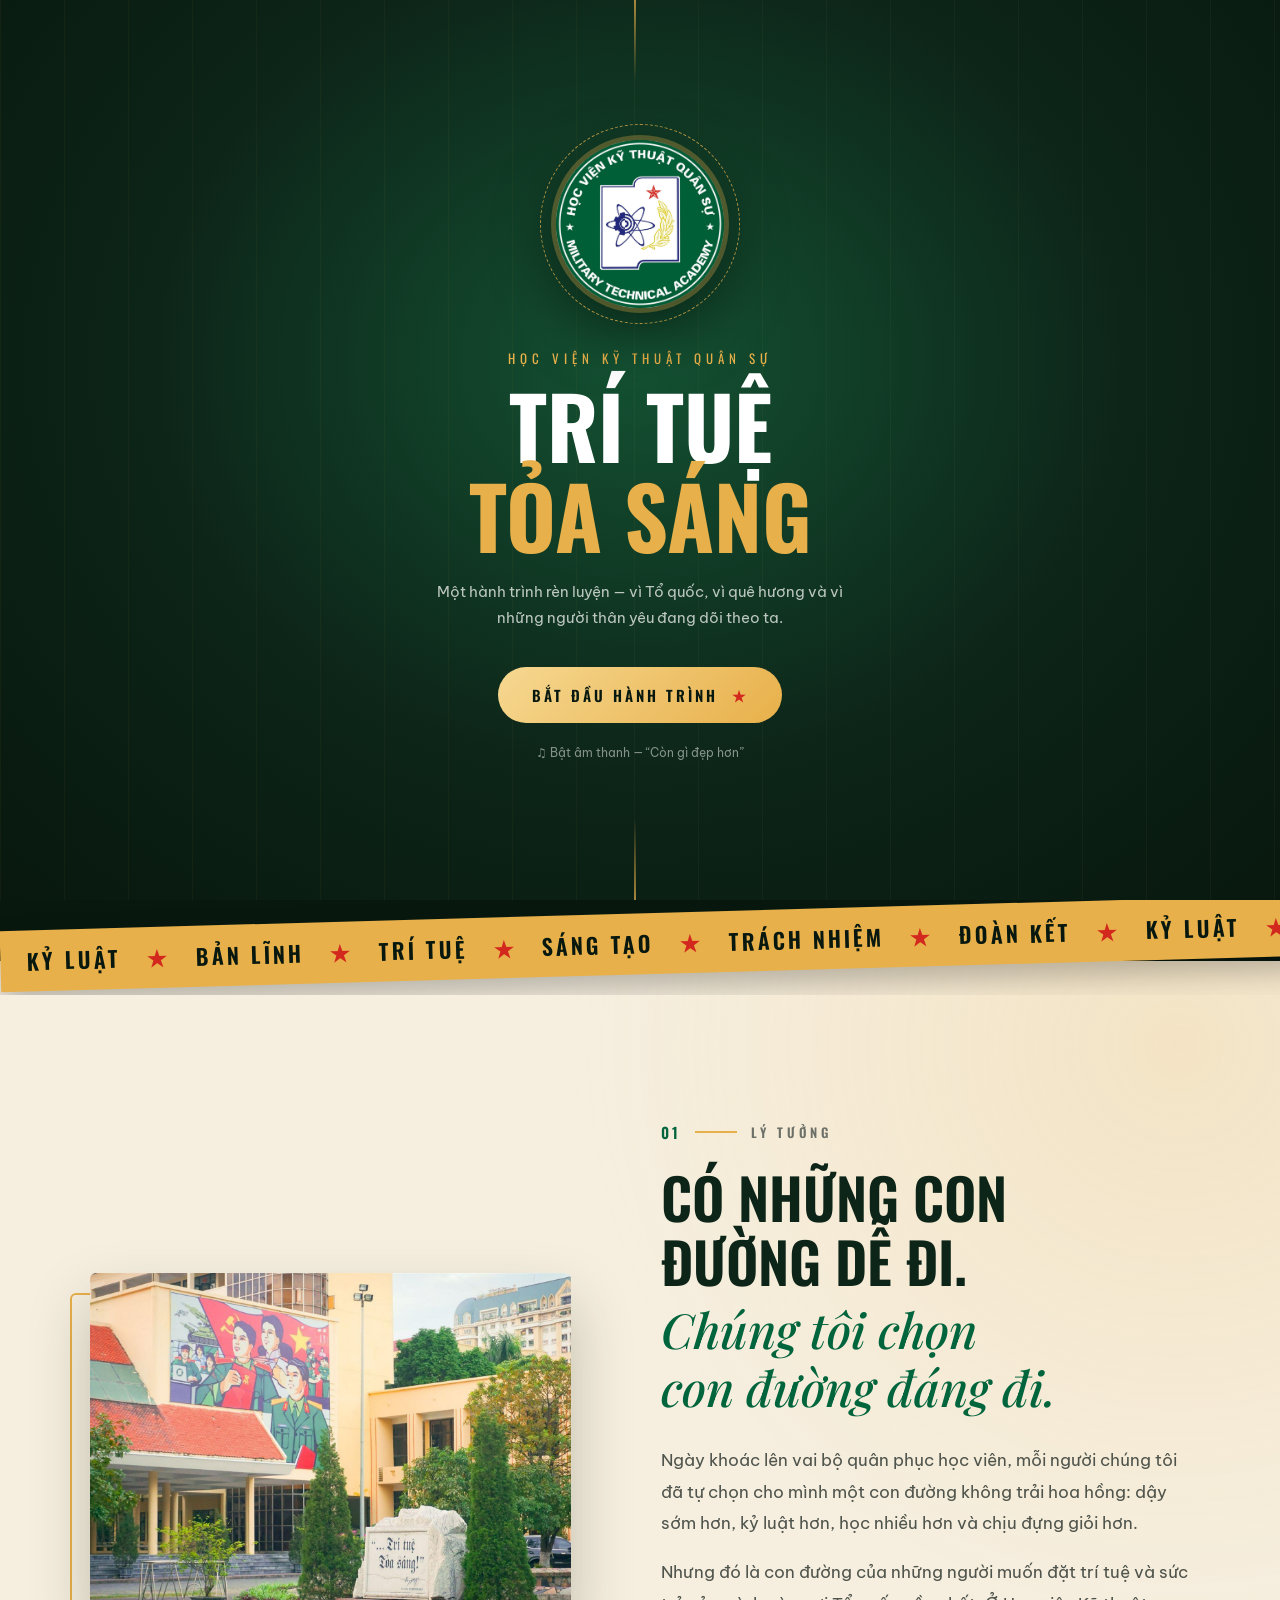
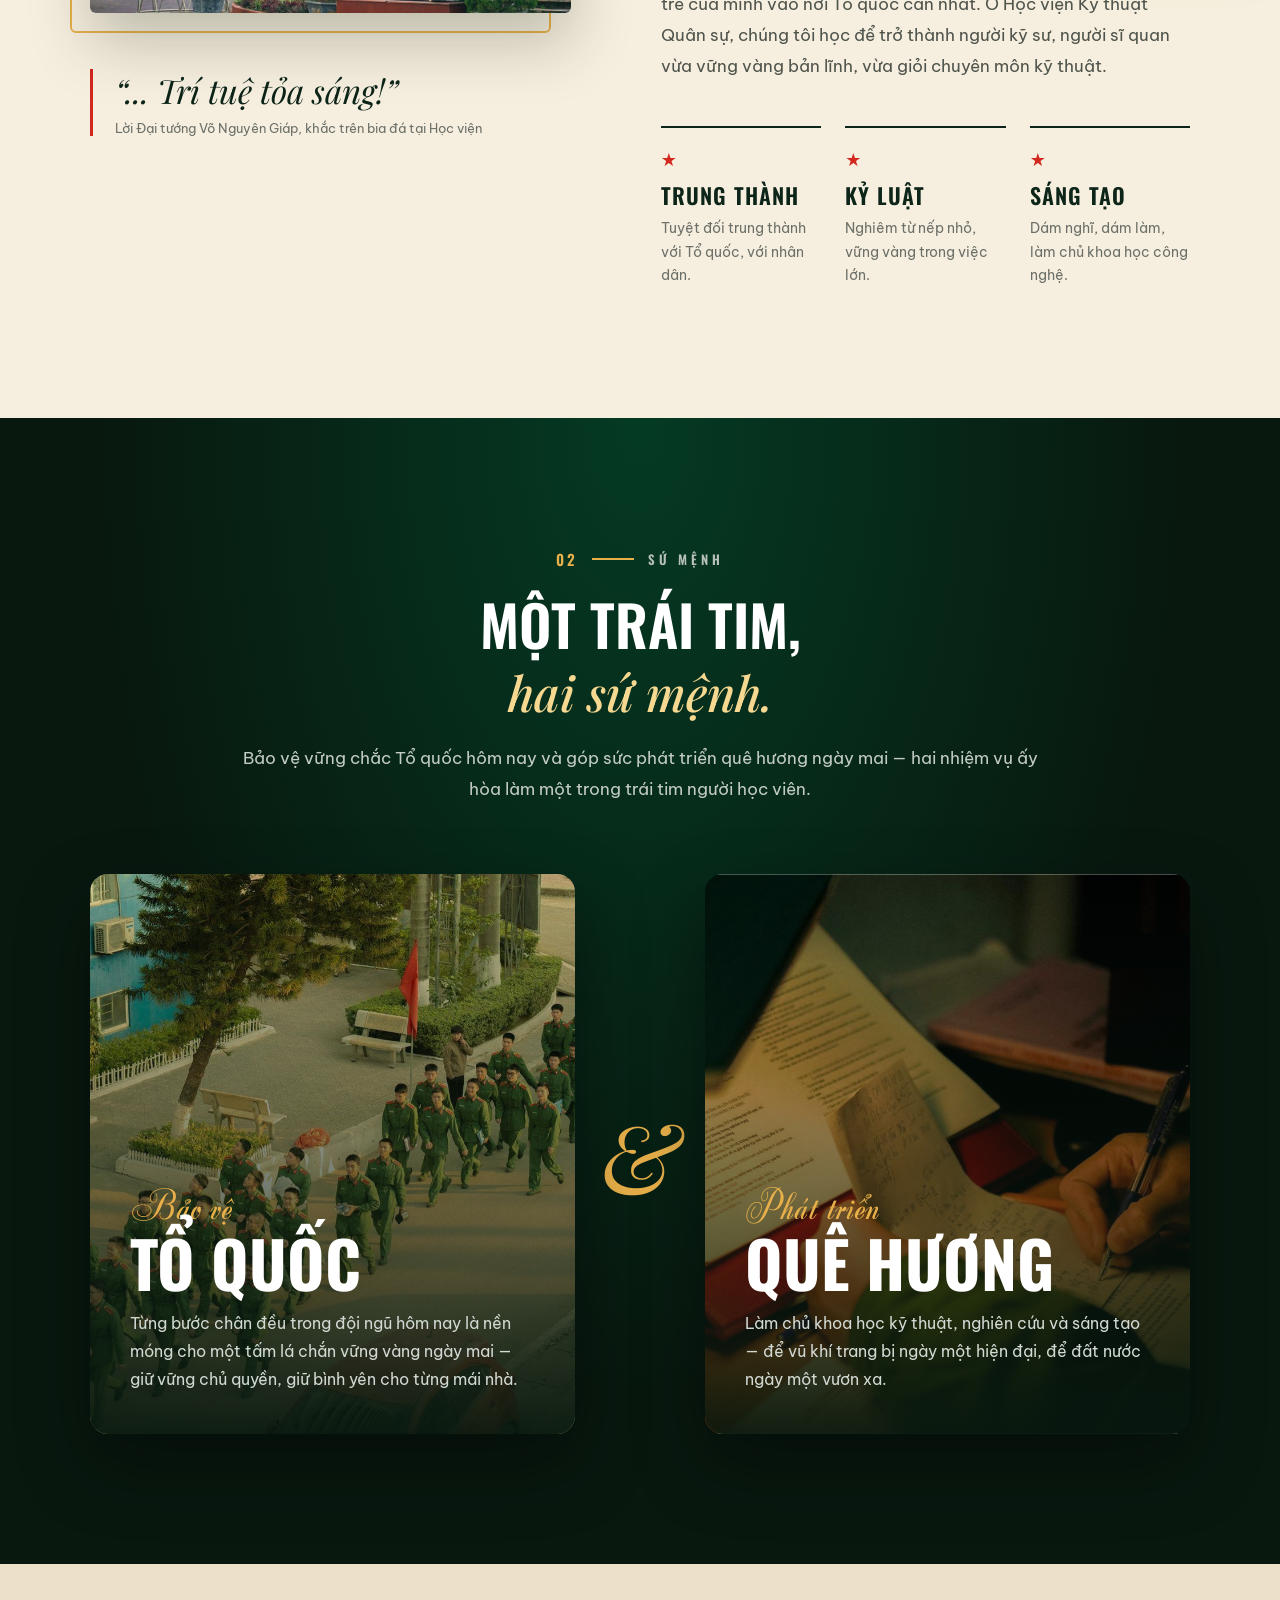
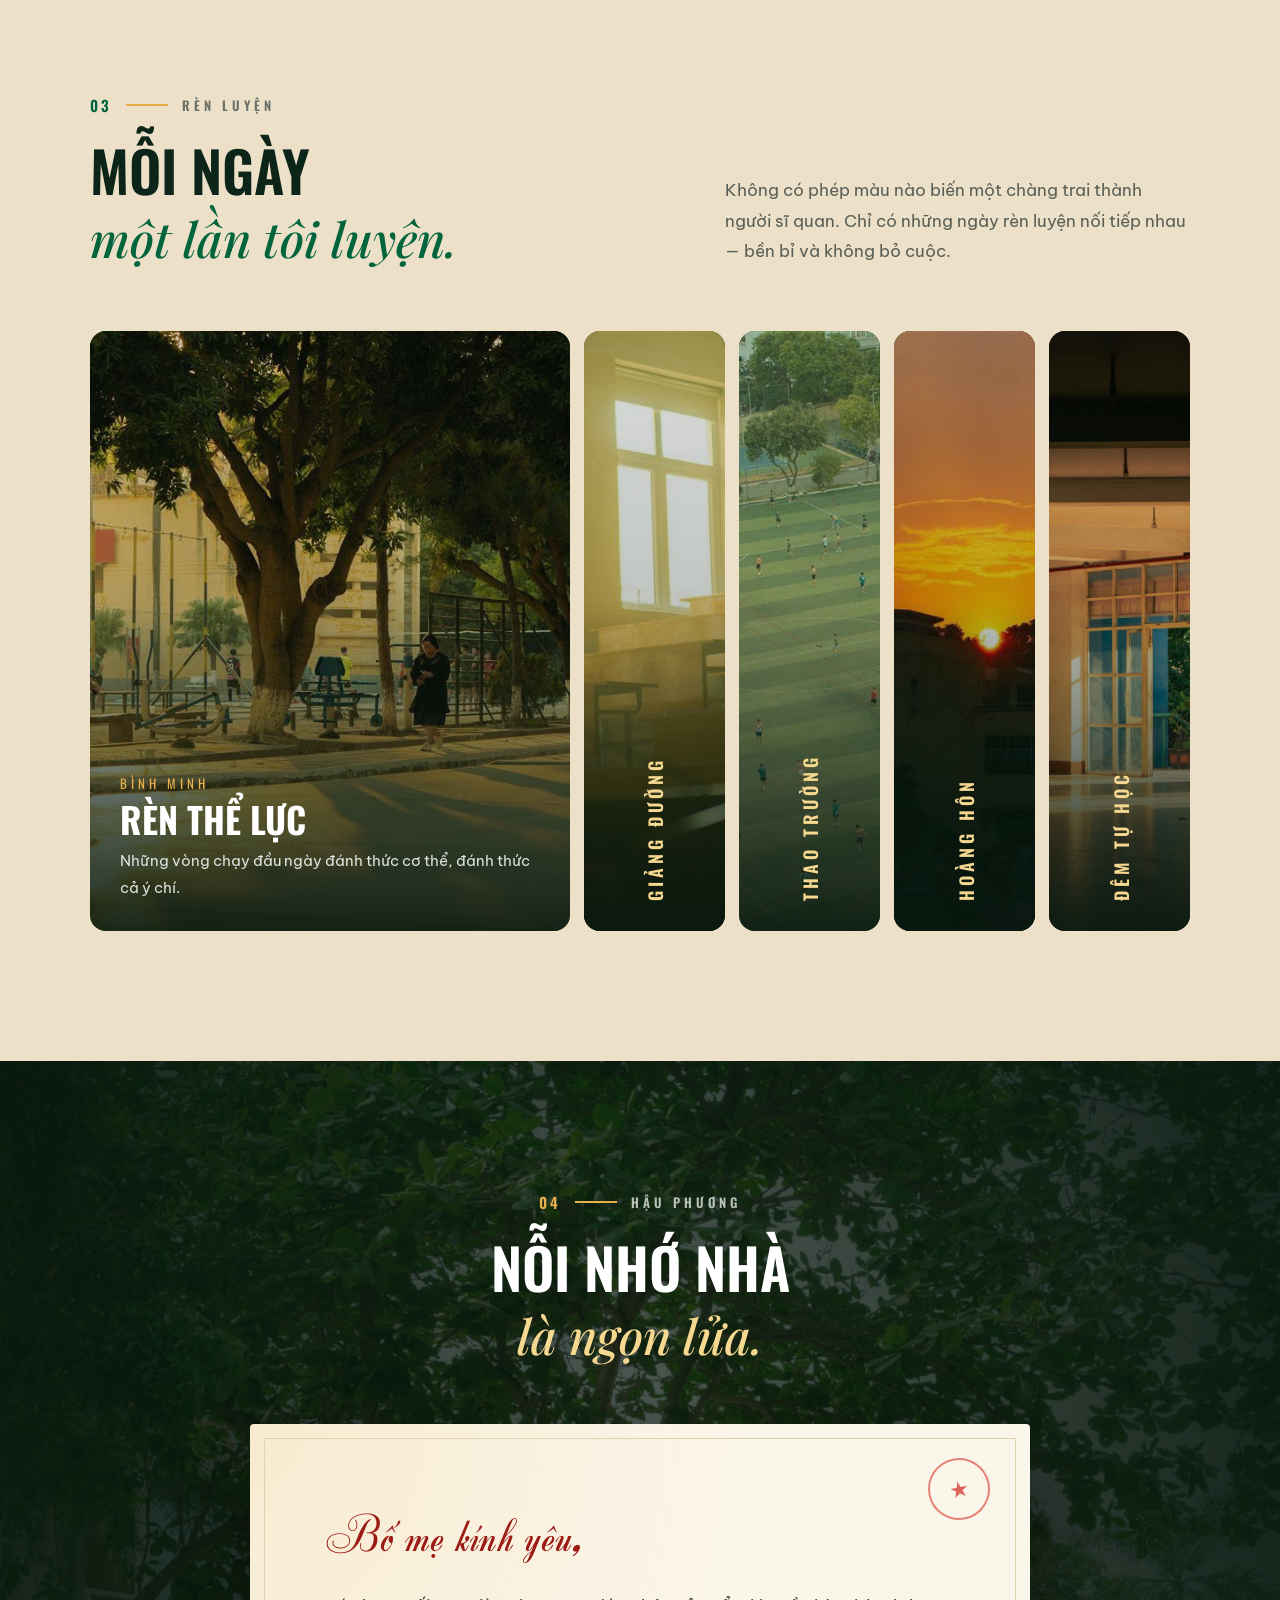
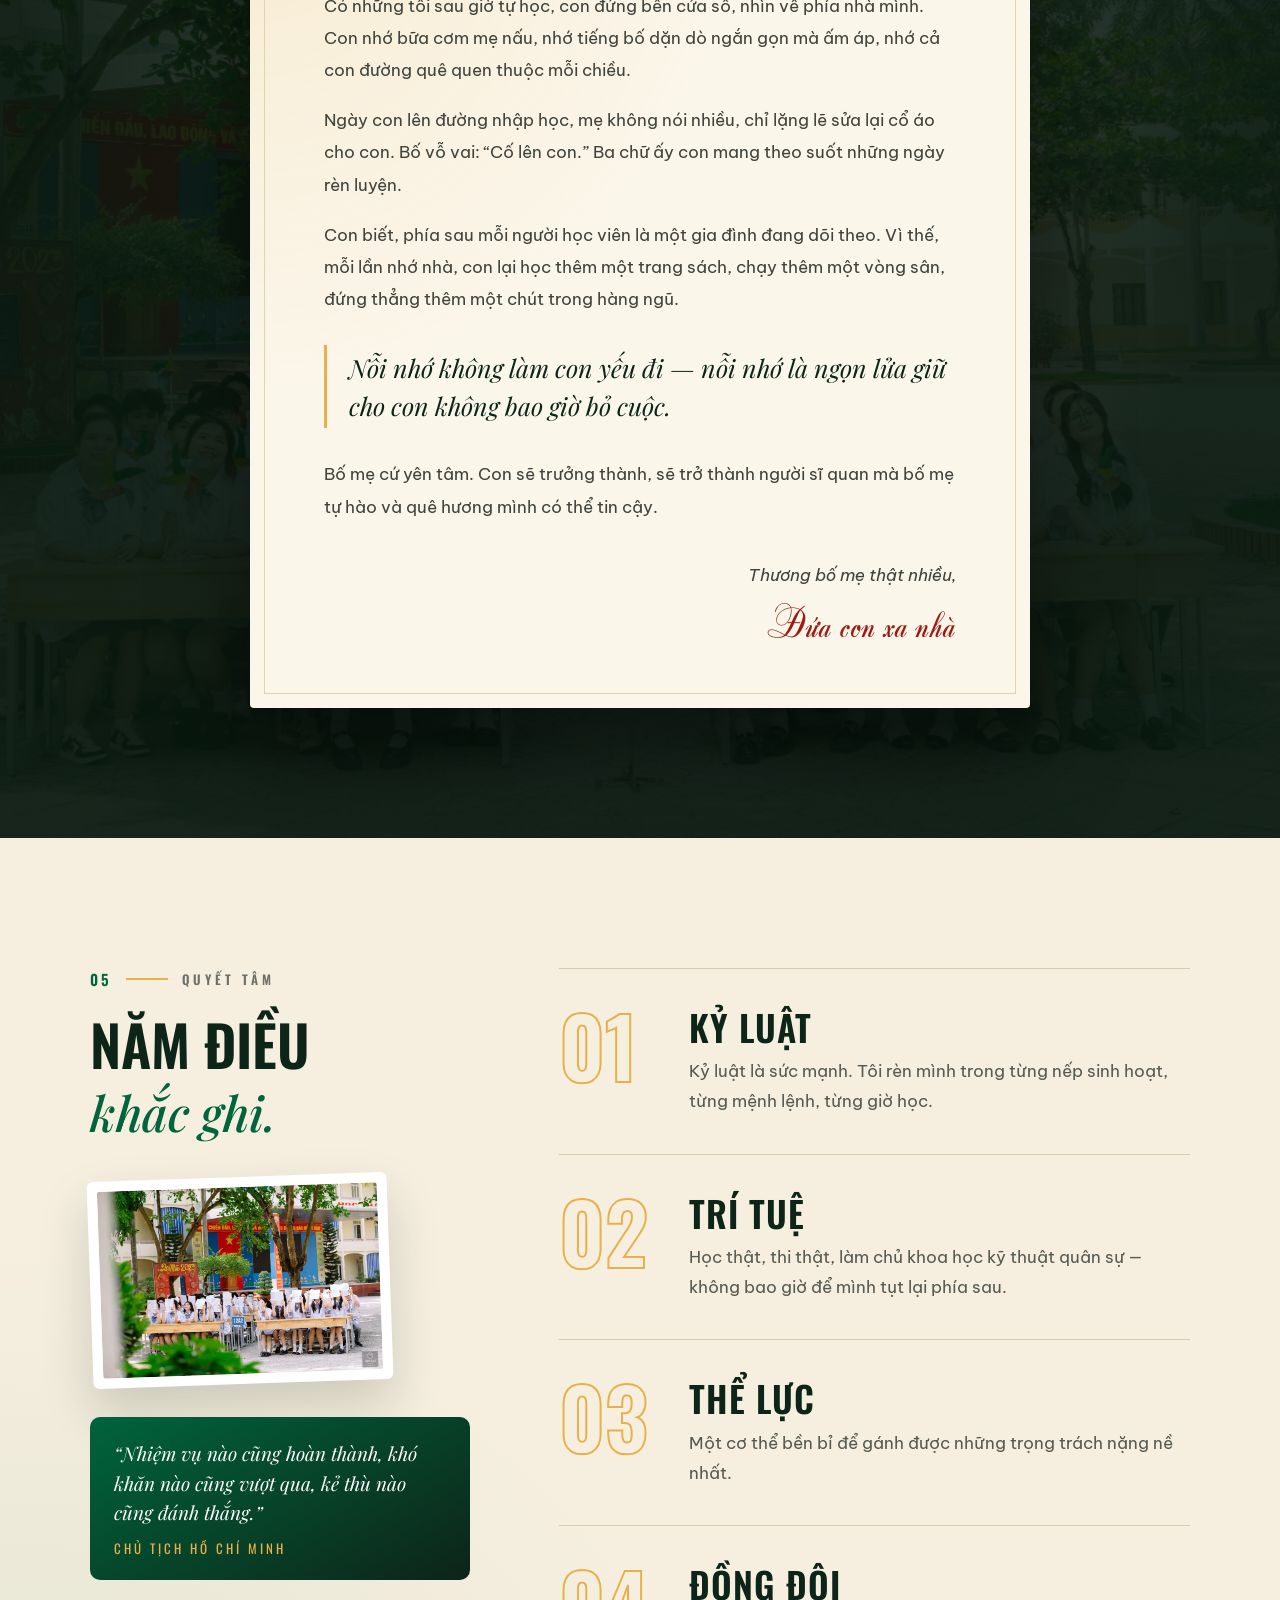
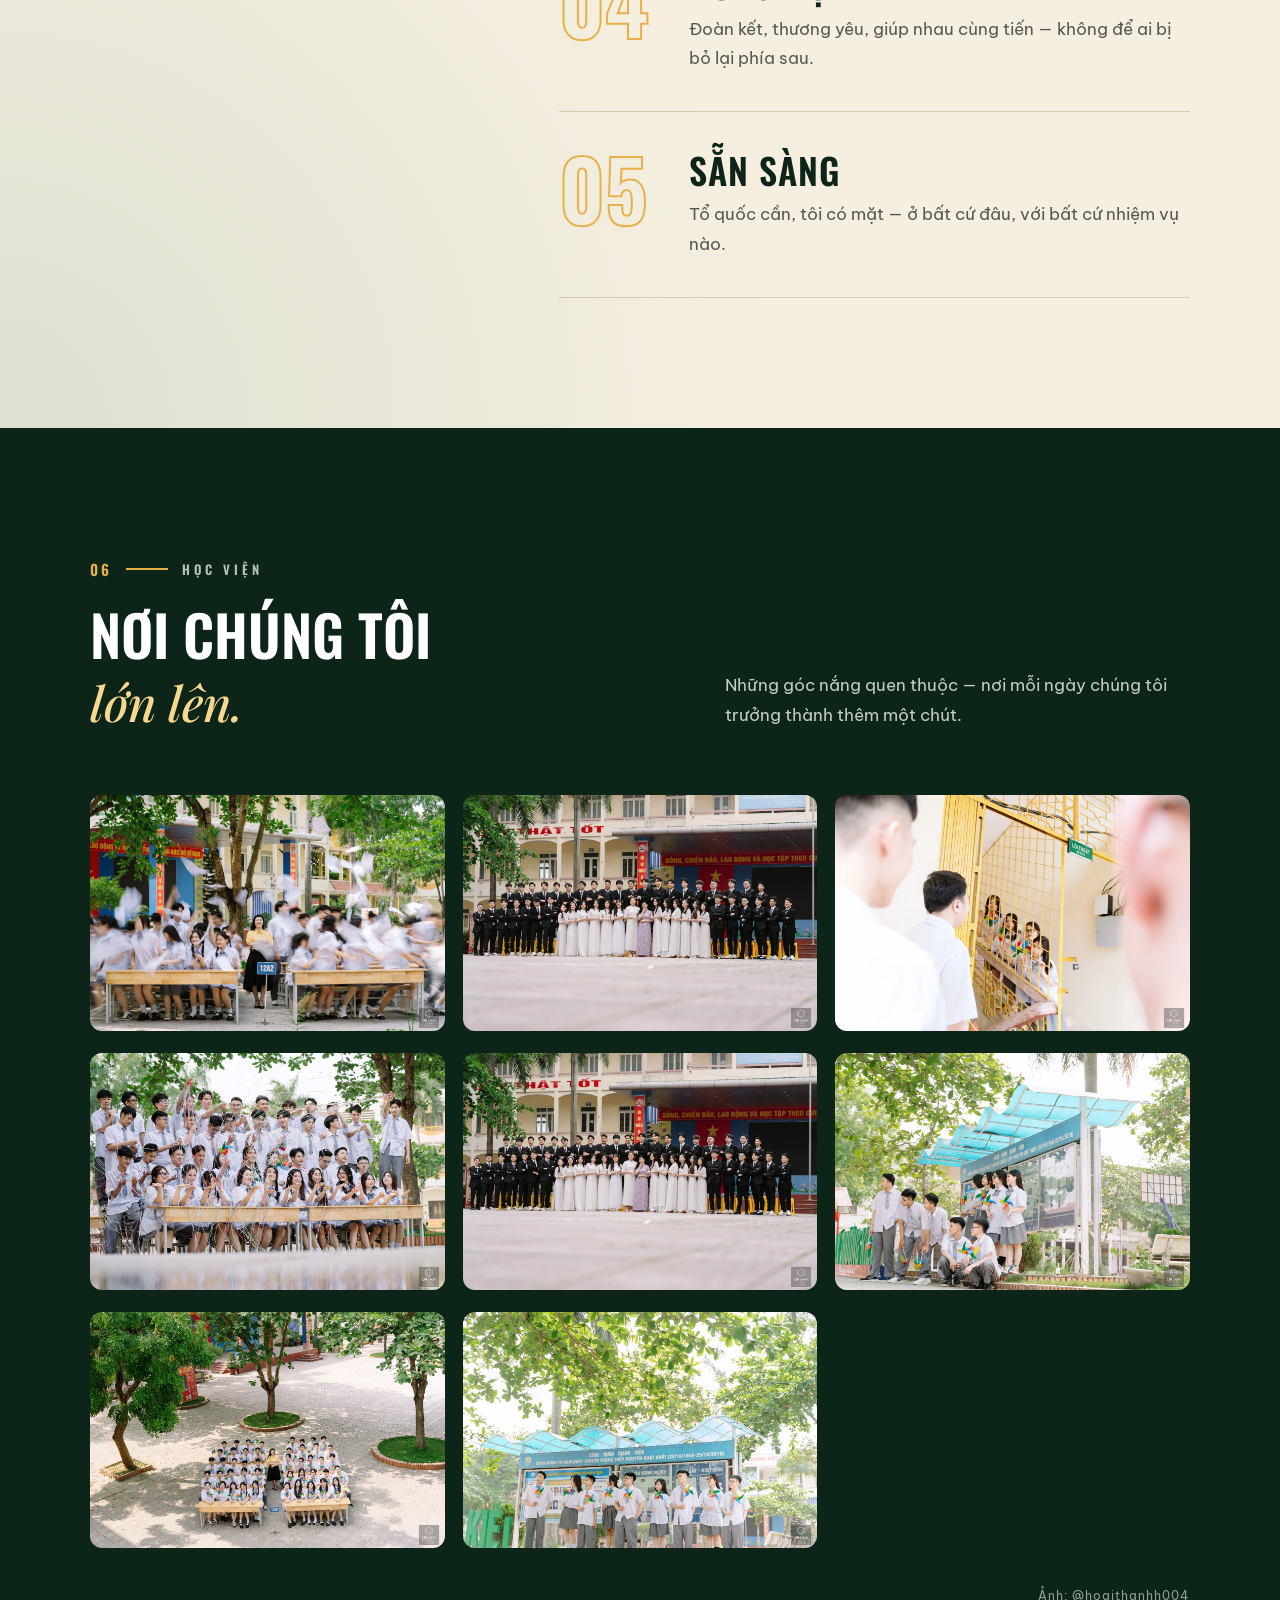
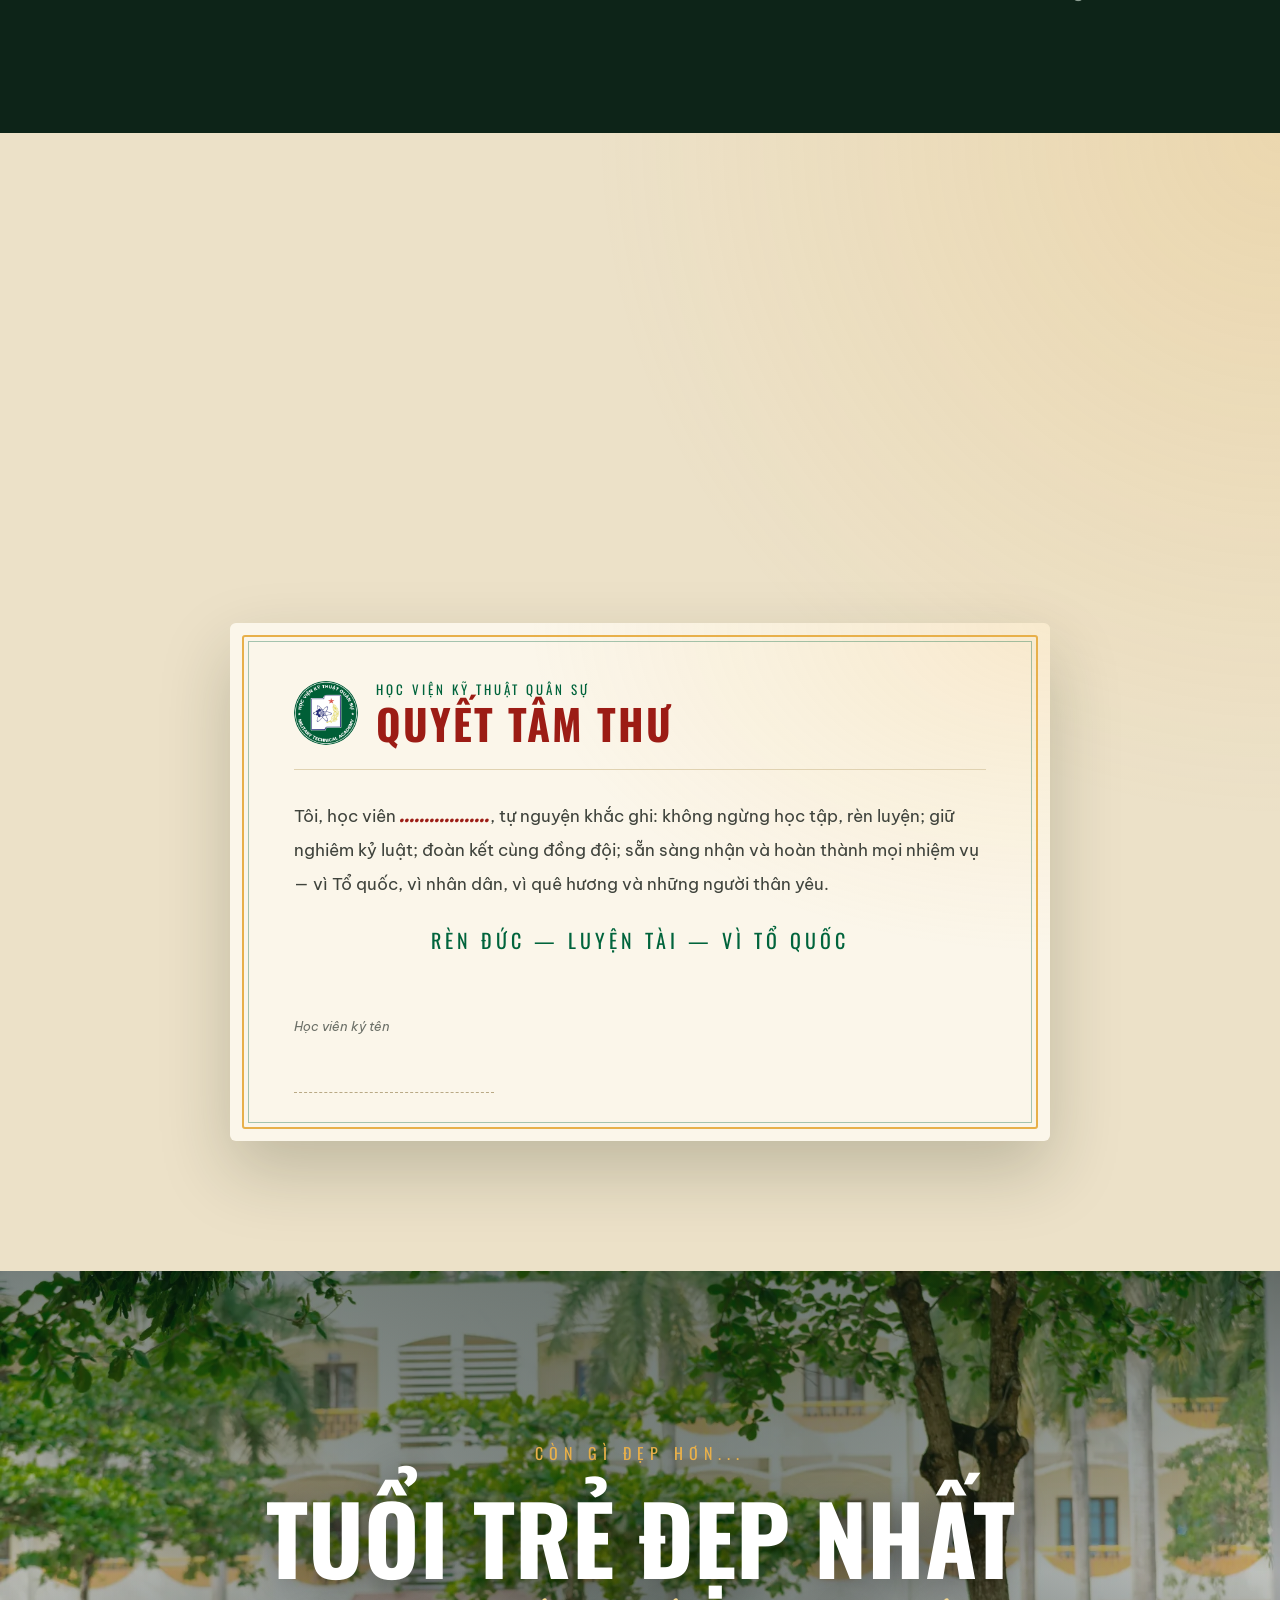
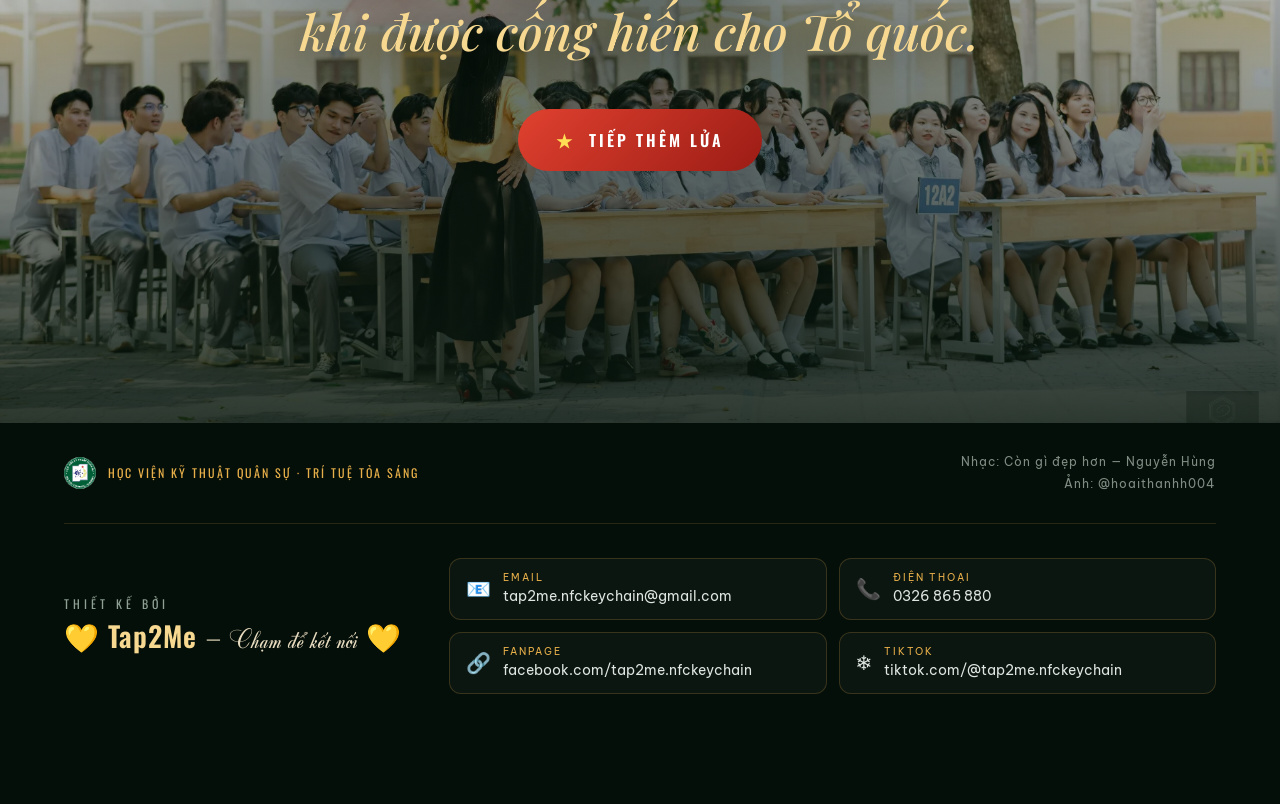
<file: phg/index.html>
<!DOCTYPE html>
<html lang="vi">

<head>
    <meta charset="UTF-8">
    <meta name="viewport" content="width=device-width, initial-scale=1.0, viewport-fit=cover">
    <meta name="theme-color" content="#08180f">
    <title>Trí Tuệ Tỏa Sáng — Ý Chí Học Viên</title>
    <meta name="description" content="Ý chí, quyết tâm rèn luyện của người học viên Học viện Kỹ thuật Quân sự — vì Tổ quốc, vì quê hương.">

    <link rel="preload" href="../fonts/utm-zirkon.woff2" as="font" type="font/woff2" crossorigin>
    

    <link rel="preconnect" href="https://fonts.googleapis.com">
    <link rel="preconnect" href="https://fonts.gstatic.com" crossorigin>
    <link href="https://fonts.googleapis.com/css2?family=Be+Vietnam+Pro:wght@300;400;500;600;700;800&family=Oswald:wght@400;500;600;700&family=Playfair+Display:ital,wght@0,600;1,500;1,600&display=swap" rel="stylesheet">

    <link rel="stylesheet" href="../style.css">
</head>


<body class="is-locked">

<!-- ================= CỔNG HỌC VIỆN (INTRO) ================= -->

<div class="gate" id="gate">

    <div class="gate-half gate-left"></div>
    <div class="gate-half gate-right"></div>

    <div class="gate-inner">

        <div class="gate-emblem">
            <span class="ring"></span>
            <img src="../images/logo.jpg" alt="Học viện Kỹ thuật Quân sự">
        </div>

        <p class="gate-kicker">HỌC VIỆN KỸ THUẬT QUÂN SỰ</p>

        <h1 class="gate-title">Trí tuệ<br><span>tỏa sáng</span></h1>

        <p class="gate-text">
            Một hành trình rèn luyện — vì Tổ quốc, vì quê hương
            và vì những người thân yêu đang dõi theo ta.
        </p>

        <button class="gate-button" id="openGate" type="button">
            <span>Bắt đầu hành trình</span>
            <i>★</i>
        </button>

        <p class="gate-hint">♫ Bật âm thanh — “Còn gì đẹp hơn”</p>

    </div>

</div>


<!-- ================= NAVBAR ================= -->

<header class="navbar" id="navbar">

    <a href="#top" class="brand">
        <img src="../images/logo.jpg" alt="">
        <span>TRÍ TUỆ <b>TỎA SÁNG</b></span>
    </a>

    <nav>
        <a href="#ly-tuong">Lý tưởng</a>
        <a href="#su-menh">Sứ mệnh</a>
        <a href="#ren-luyen">Rèn luyện</a>
        <a href="#hau-phuong">Hậu phương</a>
        <a href="#quyet-tam">Quyết tâm</a>
    </nav>

</header>


<!-- ================= HERO ================= -->

<section class="hero" id="top">

    <div class="hero-media">
        <img src="hero-d88x.webp" alt="Hàng mũ kê-pi của học viên">
    </div>

    <canvas class="dust" data-dust="70"></canvas>

    <div class="hero-content">

        <p class="hero-kicker reveal-hero">
            <span>★</span> HỌC VIÊN HỌC VIỆN KỸ THUẬT QUÂN SỰ
        </p>

        <h1 class="hero-title">
            <span class="line"><span class="reveal-line">Rèn trí tuệ</span></span>
            <span class="line"><span class="reveal-line">Luyện ý chí</span></span>
            <span class="line gold"><span class="reveal-line">Vì Tổ quốc</span></span>
        </h1>

        <p class="hero-sub reveal-hero">
            Hôm nay ngồi trên giảng đường — mai này đứng vào đội ngũ
            những người giữ gìn và dựng xây đất nước.
        </p>

        <a href="#ly-tuong" class="hero-cta reveal-hero">
            Cuộn để bắt đầu <span>↓</span>
        </a>

    </div>

    <p class="hero-side">TRUNG THÀNH · KỶ LUẬT · SÁNG TẠO</p>

</section>


<!-- ================= DẢI KHẨU HIỆU ================= -->

<div class="ribbon" aria-hidden="true">
    <div class="ribbon-track">
        <span>KỶ LUẬT</span><i>★</i><span>BẢN LĨNH</span><i>★</i><span>TRÍ TUỆ</span><i>★</i><span>SÁNG TẠO</span><i>★</i><span>TRÁCH NHIỆM</span><i>★</i><span>ĐOÀN KẾT</span><i>★</i>
        <span>KỶ LUẬT</span><i>★</i><span>BẢN LĨNH</span><i>★</i><span>TRÍ TUỆ</span><i>★</i><span>SÁNG TẠO</span><i>★</i><span>TRÁCH NHIỆM</span><i>★</i><span>ĐOÀN KẾT</span><i>★</i>
    </div>
</div>


<!-- ================= 01 · LÝ TƯỞNG ================= -->

<section class="ideal section" id="ly-tuong">

    <div class="ideal-grid">

        <div class="ideal-media" data-reveal>

            <figure class="framed">
                <img src="../images/ly-tuong.jpg" alt="Tranh tường và bia đá “Trí tuệ tỏa sáng” tại Học viện" loading="lazy">
            </figure>

            <blockquote class="stone-quote">
                <p>“... Trí tuệ tỏa sáng!”</p>
                <cite>Lời Đại tướng Võ Nguyên Giáp, khắc trên bia đá tại Học viện</cite>
            </blockquote>

        </div>


        <div class="ideal-text">

            <p class="tag" data-reveal>01 <span>LÝ TƯỞNG</span></p>

            <h2 class="heading" data-reveal>
                Có những con đường dễ đi.
                <em>Chúng tôi chọn con đường đáng đi.</em>
            </h2>

            <div class="prose" data-reveal>

                <p>
                    Ngày khoác lên vai bộ quân phục học viên, mỗi người chúng tôi đã tự chọn
                    cho mình một con đường không trải hoa hồng: dậy sớm hơn, kỷ luật hơn,
                    học nhiều hơn và chịu đựng giỏi hơn.
                </p>

                <p>
                    Nhưng đó là con đường của những người muốn đặt trí tuệ và sức trẻ của mình
                    vào nơi Tổ quốc cần nhất. Ở Học viện Kỹ thuật Quân sự, chúng tôi học để trở thành
                    người kỹ sư, người sĩ quan vừa vững vàng bản lĩnh, vừa giỏi chuyên môn kỹ thuật.
                </p>

            </div>

            <div class="pillars" data-reveal>

                <div class="pillar">
                    <b>★</b>
                    <h3>Trung thành</h3>
                    <p>Tuyệt đối trung thành với Tổ quốc, với nhân dân.</p>
                </div>

                <div class="pillar">
                    <b>★</b>
                    <h3>Kỷ luật</h3>
                    <p>Nghiêm từ nếp nhỏ, vững vàng trong việc lớn.</p>
                </div>

                <div class="pillar">
                    <b>★</b>
                    <h3>Sáng tạo</h3>
                    <p>Dám nghĩ, dám làm, làm chủ khoa học công nghệ.</p>
                </div>

            </div>

        </div>

    </div>

</section>


<!-- ================= 02 · HAI SỨ MỆNH ================= -->

<section class="mission section" id="su-menh">

    <div class="center-head">
        <p class="tag light" data-reveal>02 <span>SỨ MỆNH</span></p>
        <h2 class="heading light" data-reveal>Một trái tim, <em>hai sứ mệnh.</em></h2>
        <p class="lead light" data-reveal>
            Bảo vệ vững chắc Tổ quốc hôm nay và góp sức phát triển quê hương ngày mai —
            hai nhiệm vụ ấy hòa làm một trong trái tim người học viên.
        </p>
    </div>


    <div class="mission-grid">

        <article class="mission-card" data-reveal>
            <img src="../images/bao-ve.jpg" alt="Học viên hành quân trong đội ngũ" loading="lazy">
            <div class="mission-body">
                <span class="mission-word">Bảo vệ</span>
                <h3>Tổ quốc</h3>
                <p>
                    Từng bước chân đều trong đội ngũ hôm nay là nền móng cho một tấm lá chắn
                    vững vàng ngày mai — giữ vững chủ quyền, giữ bình yên cho từng mái nhà.
                </p>
            </div>
        </article>

        <div class="mission-and" aria-hidden="true">&amp;</div>

        <article class="mission-card" data-reveal>
            <img src="../images/phat-trien.jpg" alt="Học viên ghi chép bài học" loading="lazy">
            <div class="mission-body">
                <span class="mission-word">Phát triển</span>
                <h3>Quê hương</h3>
                <p>
                    Làm chủ khoa học kỹ thuật, nghiên cứu và sáng tạo — để vũ khí trang bị
                    ngày một hiện đại, để đất nước ngày một vươn xa.
                </p>
            </div>
        </article>

    </div>

</section>


<!-- ================= 03 · RÈN LUYỆN ================= -->

<section class="days section" id="ren-luyen">

    <div class="split-head">
        <div>
            <p class="tag" data-reveal>03 <span>RÈN LUYỆN</span></p>
            <h2 class="heading" data-reveal>Mỗi ngày <em>một lần tôi luyện.</em></h2>
        </div>
        <p class="lead" data-reveal>
            Không có phép màu nào biến một chàng trai thành người sĩ quan.
            Chỉ có những ngày rèn luyện nối tiếp nhau — bền bỉ và không bỏ cuộc.
        </p>
    </div>


    <div class="day-cards" id="dayCards">

        <article class="day-card active" data-reveal>
            <img src="../images/ngay-1.jpg" alt="Học viên chạy bộ buổi sáng" loading="lazy">
            <span class="day-label">BÌNH MINH</span>
            <div class="day-body">
                <small>BÌNH MINH</small>
                <h3>Rèn thể lực</h3>
                <p>Những vòng chạy đầu ngày đánh thức cơ thể, đánh thức cả ý chí.</p>
            </div>
        </article>

        <article class="day-card" data-reveal>
            <img src="../images/ngay-2.jpg" alt="Giảng đường ngập nắng" loading="lazy">
            <span class="day-label">GIẢNG ĐƯỜNG</span>
            <div class="day-body">
                <small>GIẢNG ĐƯỜNG</small>
                <h3>Nạp tri thức</h3>
                <p>Từng công thức, từng bản vẽ là viên gạch xây nên người kỹ sư quân sự.</p>
            </div>
        </article>

        <article class="day-card" data-reveal>
            <img src="../images/ngay-3.jpg" alt="Sân tập của Học viện" loading="lazy">
            <span class="day-label">THAO TRƯỜNG</span>
            <div class="day-body">
                <small>THAO TRƯỜNG</small>
                <h3>Tôi luyện bản lĩnh</h3>
                <p>Mồ hôi rơi hôm nay để đôi vai vững vàng hơn ngày mai.</p>
            </div>
        </article>

        <article class="day-card" data-reveal>
            <img src="../images/ngay-4.jpg" alt="Hoàng hôn trên Học viện" loading="lazy">
            <span class="day-label">HOÀNG HÔN</span>
            <div class="day-body">
                <small>HOÀNG HÔN</small>
                <h3>Gắn kết đồng đội</h3>
                <p>Đồng đội là những người anh em cùng chung một lý tưởng, một màu áo.</p>
            </div>
        </article>

        <article class="day-card" data-reveal>
            <img src="../images/ngay-5.jpg" alt="Hành lang sáng đèn" loading="lazy">
            <span class="day-label">ĐÊM TỰ HỌC</span>
            <div class="day-body">
                <small>ĐÊM TỰ HỌC</small>
                <h3>Kiên trì</h3>
                <p>Khi thành phố đã ngủ, ánh đèn tự học vẫn sáng — và ước mơ vẫn thức.</p>
            </div>
        </article>

    </div>

</section>


<!-- ================= 04 · HẬU PHƯƠNG ================= -->

<section class="home section" id="hau-phuong">

    <div class="home-media">
        <img src="nho-27mq.webp" alt="Quân phục phơi bên cửa sổ" loading="lazy">
    </div>

    <div class="home-inner">

        <div class="center-head">
            <p class="tag light" data-reveal>04 <span>HẬU PHƯƠNG</span></p>
            <h2 class="heading light" data-reveal>Nỗi nhớ nhà <em>là ngọn lửa.</em></h2>
        </div>


        <div class="letter" data-reveal>

            <p class="letter-greeting">Bố mẹ kính yêu,</p>

            <p>
                Có những tối sau giờ tự học, con đứng bên cửa sổ, nhìn về phía nhà mình.
                Con nhớ bữa cơm mẹ nấu, nhớ tiếng bố dặn dò ngắn gọn mà ấm áp,
                nhớ cả con đường quê quen thuộc mỗi chiều.
            </p>

            <p>
                Ngày con lên đường nhập học, mẹ không nói nhiều, chỉ lặng lẽ sửa lại cổ áo cho con.
                Bố vỗ vai: “Cố lên con.” Ba chữ ấy con mang theo suốt những ngày rèn luyện.
            </p>

            <p>
                Con biết, phía sau mỗi người học viên là một gia đình đang dõi theo.
                Vì thế, mỗi lần nhớ nhà, con lại học thêm một trang sách, chạy thêm một vòng sân,
                đứng thẳng thêm một chút trong hàng ngũ.
            </p>

            <p class="letter-highlight">
                Nỗi nhớ không làm con yếu đi — nỗi nhớ là ngọn lửa
                giữ cho con không bao giờ bỏ cuộc.
            </p>

            <p>
                Bố mẹ cứ yên tâm. Con sẽ trưởng thành, sẽ trở thành người sĩ quan
                mà bố mẹ tự hào và quê hương mình có thể tin cậy.
            </p>

            <p class="letter-sign">
                <span>Thương bố mẹ thật nhiều,</span>
                <strong>Đứa con xa nhà</strong>
            </p>

        </div>

    </div>

</section>


<!-- ================= 05 · QUYẾT TÂM ================= -->

<section class="pledge section" id="quyet-tam">

    <div class="pledge-grid">

        <aside class="pledge-aside">

            <p class="tag" data-reveal>05 <span>QUYẾT TÂM</span></p>

            <h2 class="heading" data-reveal>Năm điều <em>khắc ghi.</em></h2>

            <figure class="pledge-portrait" data-reveal>
                <img src="mh-4a3c.webp" alt="Học viên trong lễ phục trước biểu tượng Học viện" loading="lazy">
            </figure>

            <blockquote class="uncle-quote" data-reveal>
                <p>
                    “Nhiệm vụ nào cũng hoàn thành, khó khăn nào cũng vượt qua,
                    kẻ thù nào cũng đánh thắng.”
                </p>
                <cite>Chủ tịch Hồ Chí Minh</cite>
            </blockquote>

        </aside>


        <ol class="pledge-list">

            <li data-reveal>
                <span class="pledge-num">01</span>
                <div>
                    <h3>Kỷ luật</h3>
                    <p>Kỷ luật là sức mạnh. Tôi rèn mình trong từng nếp sinh hoạt, từng mệnh lệnh, từng giờ học.</p>
                </div>
            </li>

            <li data-reveal>
                <span class="pledge-num">02</span>
                <div>
                    <h3>Trí tuệ</h3>
                    <p>Học thật, thi thật, làm chủ khoa học kỹ thuật quân sự — không bao giờ để mình tụt lại phía sau.</p>
                </div>
            </li>

            <li data-reveal>
                <span class="pledge-num">03</span>
                <div>
                    <h3>Thể lực</h3>
                    <p>Một cơ thể bền bỉ để gánh được những trọng trách nặng nề nhất.</p>
                </div>
            </li>

            <li data-reveal>
                <span class="pledge-num">04</span>
                <div>
                    <h3>Đồng đội</h3>
                    <p>Đoàn kết, thương yêu, giúp nhau cùng tiến — không để ai bị bỏ lại phía sau.</p>
                </div>
            </li>

            <li data-reveal>
                <span class="pledge-num">05</span>
                <div>
                    <h3>Sẵn sàng</h3>
                    <p>Tổ quốc cần, tôi có mặt — ở bất cứ đâu, với bất cứ nhiệm vụ nào.</p>
                </div>
            </li>

        </ol>

    </div>

</section>


<!-- ================= 06 · HỌC VIỆN QUA ỐNG KÍNH ================= -->

<section class="gallery-section section" id="hoc-vien">

    <div class="split-head">
        <div>
            <p class="tag light" data-reveal>06 <span>HỌC VIỆN</span></p>
            <h2 class="heading light" data-reveal>Nơi chúng tôi <em>lớn lên.</em></h2>
        </div>
        <p class="lead light" data-reveal>
            Những góc nắng quen thuộc — nơi mỗi ngày chúng tôi trưởng thành thêm một chút.
        </p>
    </div>


    <div class="gallery">
        <figure data-reveal><img src="g1-eae7.webp" alt="Tòa nhà Học viện Kỹ thuật Quân sự" loading="lazy"></figure>
        <figure data-reveal><img src="g2-snxj.webp" alt="Cầu thang ngập nắng" loading="lazy"></figure>
        <figure data-reveal><img src="g3-7jjj.webp" alt="Khẩu hiệu Kỷ luật là sức mạnh của quân đội" loading="lazy"></figure>
        <figure data-reveal><img src="g4-4yr5.webp" alt="Hành lang giảng đường" loading="lazy"></figure>
        <figure data-reveal><img src="g5-rzmm.webp" alt="Bảng tin trong khuôn viên" loading="lazy"></figure>
        <figure data-reveal><img src="g6-5c7a.webp" alt="Lan can trong nắng chiều" loading="lazy"></figure>
        <figure data-reveal><img src="g7-4bcf.webp" alt="Khuôn viên Học viện nhìn từ trên cao" loading="lazy"></figure>
        <figure data-reveal><img src="g8-pwrh.webp" alt="Dãy nhà học" loading="lazy"></figure>
    </div>

    <p class="credit" data-reveal>Ảnh: @hoaithanhh004</p>

</section>


<!-- ================= 07 · KÝ QUYẾT TÂM ================= -->

<section class="sign section" id="ky-ten">

    <div class="center-head">
        <p class="tag" data-reveal>07 <span>LỜI HỨA CỦA BẠN</span></p>
        <h2 class="heading" data-reveal>Viết tên bạn <em>vào lời quyết tâm.</em></h2>
    </div>


    <div class="sign-form" data-reveal>
        <label for="cadetName">Họ và tên học viên</label>
        <div class="sign-row">
            <input id="cadetName" type="text" maxlength="40" placeholder="Ví dụ: Nguyễn Văn An" autocomplete="off">
            <button id="signButton" type="button">Ký quyết tâm <span>★</span></button>
        </div>
    </div>


    <div class="certificate" id="certificate" data-reveal>

        <div class="cert-top">
            <img src="../images/logo.jpg" alt="">
            <div>
                <small>HỌC VIỆN KỸ THUẬT QUÂN SỰ</small>
                <strong>QUYẾT TÂM THƯ</strong>
            </div>
        </div>

        <p class="cert-body">
            Tôi, học viên <b class="js-cert-name">..................</b>, tự nguyện khắc ghi:
            không ngừng học tập, rèn luyện; giữ nghiêm kỷ luật; đoàn kết cùng đồng đội;
            sẵn sàng nhận và hoàn thành mọi nhiệm vụ — vì Tổ quốc, vì nhân dân,
            vì quê hương và những người thân yêu.
        </p>

        <p class="cert-motto">Rèn đức — Luyện tài — Vì Tổ quốc</p>

        <div class="cert-foot">
            <div class="cert-sign">
                <small>Học viên ký tên</small>
                <span class="js-cert-sign"></span>
            </div>
            <div class="cert-seal" id="certSeal">
                <span>★</span>
                <small>QUYẾT TÂM</small>
            </div>
        </div>

    </div>

</section>


<!-- ================= KẾT ================= -->

<section class="finale" id="final">

    <div class="finale-media">
        <img src="ket-9u36.webp" alt="Bầu trời trên Học viện" loading="lazy">
    </div>

    <canvas class="dust" data-dust="60"></canvas>

    <div class="finale-content">

        <p class="finale-kicker" data-reveal>CÒN GÌ ĐẸP HƠN...</p>

        <h2 data-reveal>
            Tuổi trẻ đẹp nhất
            <em>khi được cống hiến cho Tổ quốc.</em>
        </h2>

        <button class="fire-button" id="fireButton" type="button" data-reveal>
            <span class="fire-star">★</span>
            <span>Tiếp thêm lửa</span>
        </button>

        <p class="fire-text" id="fireText"></p>

    </div>

</section>


<!-- ================= FOOTER ================= -->

<footer>

    <div class="foot-top">

        <div class="foot-brand">
            <img src="../images/logo.jpg" alt="">
            <span>HỌC VIỆN KỸ THUẬT QUÂN SỰ · TRÍ TUỆ TỎA SÁNG</span>
        </div>

        <div class="foot-meta">
            <span>Nhạc: Còn gì đẹp hơn — Nguyễn Hùng</span>
            <span>Ảnh: @hoaithanhh004</span>
        </div>

    </div>


    <div class="designer">

        <div class="designer-head">
            <small>Thiết kế bởi</small>
            <strong>💛 Tap2Me <span>– Chạm để kết nối</span> 💛</strong>
        </div>

        <ul class="designer-contact">
            <li>
                <a href="mailto:tap2me.nfckeychain@gmail.com">
                    <i>📧</i>
                    <span><small>Email</small>tap2me.nfckeychain<wbr>@gmail.com</span>
                </a>
            </li>
            <li>
                <a href="tel:0326865880">
                    <i>📞</i>
                    <span><small>Điện thoại</small>0326 865 880</span>
                </a>
            </li>
            <li>
                <a href="https://www.facebook.com/tap2me.nfckeychain/" target="_blank" rel="noopener">
                    <i>🔗</i>
                    <span><small>Fanpage</small>facebook.com/<wbr>tap2me.nfckeychain</span>
                </a>
            </li>
            <li>
                <a href="https://www.tiktok.com/@tap2me.nfckeychain" target="_blank" rel="noopener">
                    <i>❄️</i>
                    <span><small>TikTok</small>tiktok.com/<wbr>@tap2me.nfckeychain</span>
                </a>
            </li>
        </ul>

    </div>

</footer>


<!-- ================= MÁY PHÁT NHẠC ================= -->

<div class="player" id="player">

    <button class="player-disc" id="playerToggle" type="button" aria-label="Bật / tắt nhạc">
        <span class="disc"><b>★</b></span>
        <span class="player-icon" id="playerIcon">▶</span>
    </button>

    <div class="player-info">
        <strong>Còn Gì Đẹp Hơn</strong>
        <span>Nguyễn Hùng</span>
    </div>

    <div class="player-bars" aria-hidden="true">
        <i></i><i></i><i></i><i></i>
    </div>

</div>

<audio id="backgroundMusic" loop preload="auto" playsinline>
    <source src="../music/con-gi-dep-hon.mp3" type="audio/mpeg">
</audio>


<!-- ================= XEM ẢNH ================= -->

<div class="lightbox" id="lightbox">
    <img alt="">
    <button type="button" aria-label="Đóng">×</button>
</div>


<script src="../script.js"></script>

</body>

</html>
</file>
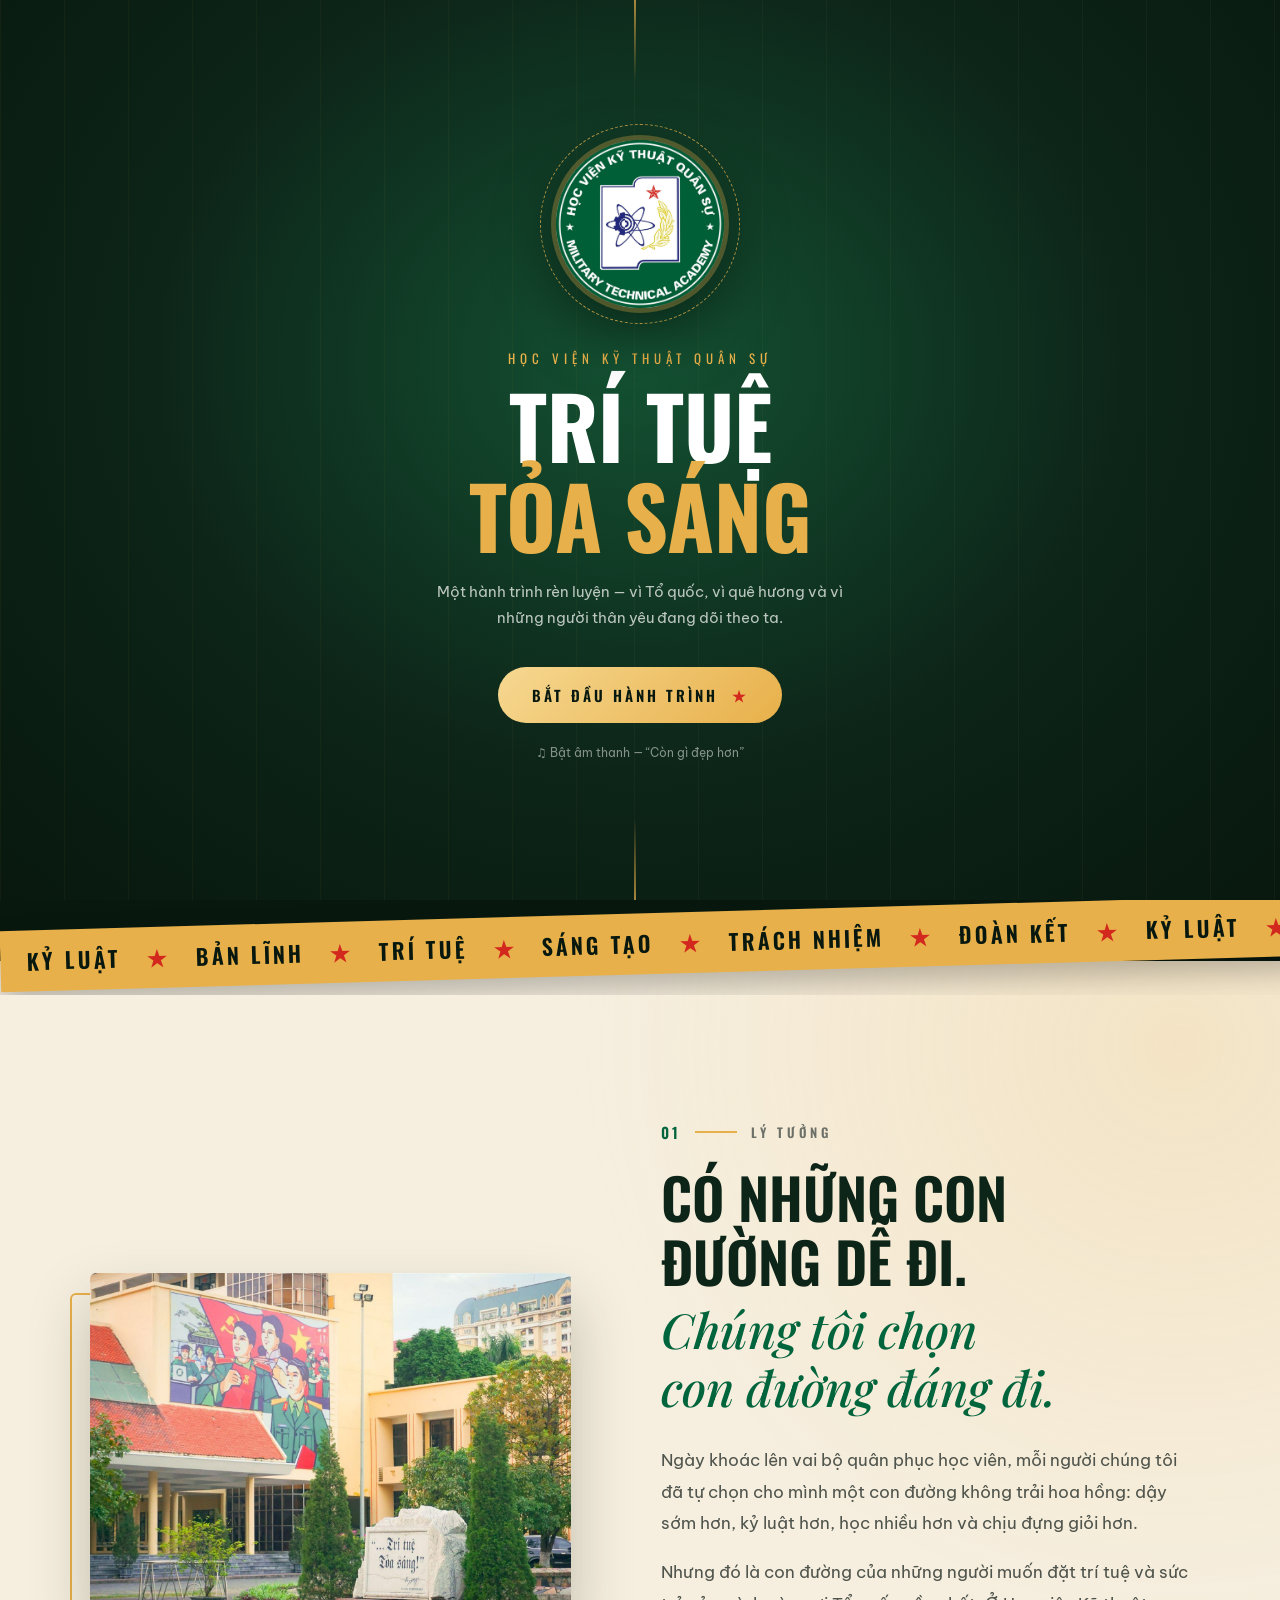
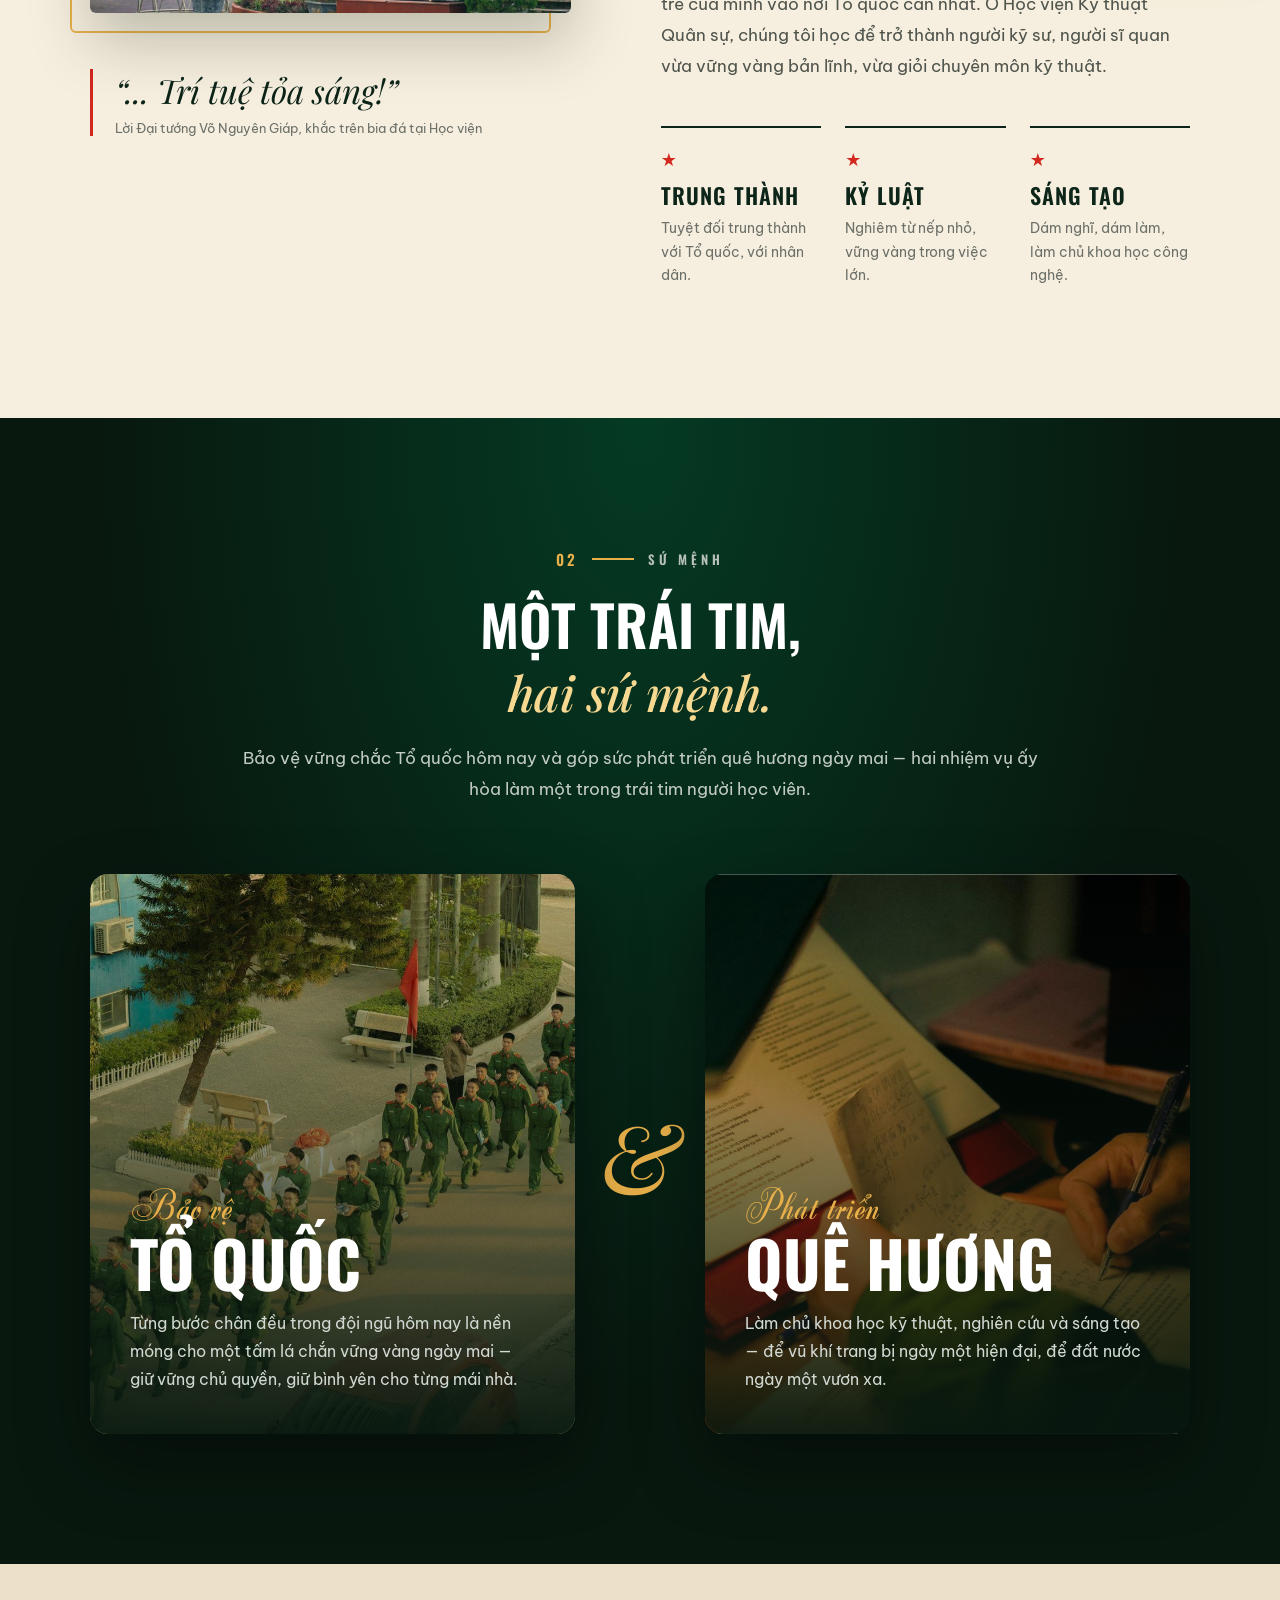
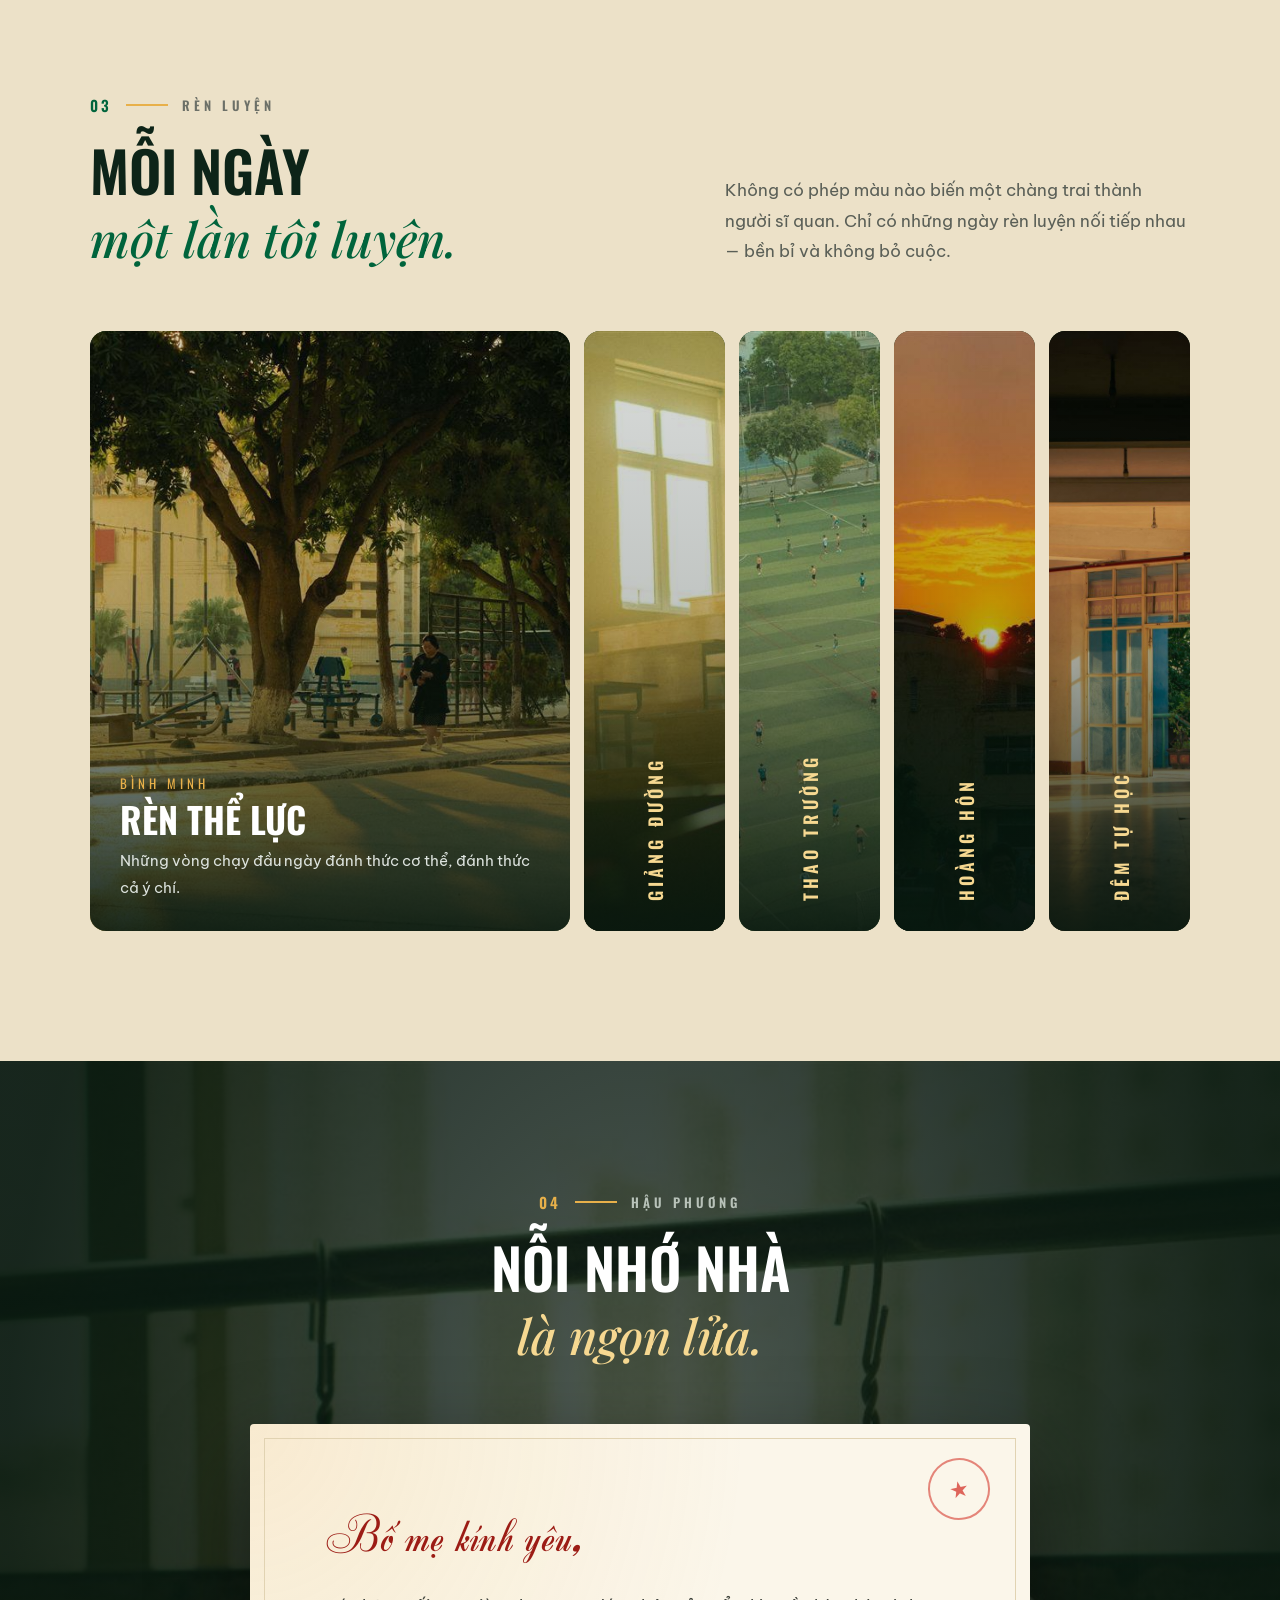
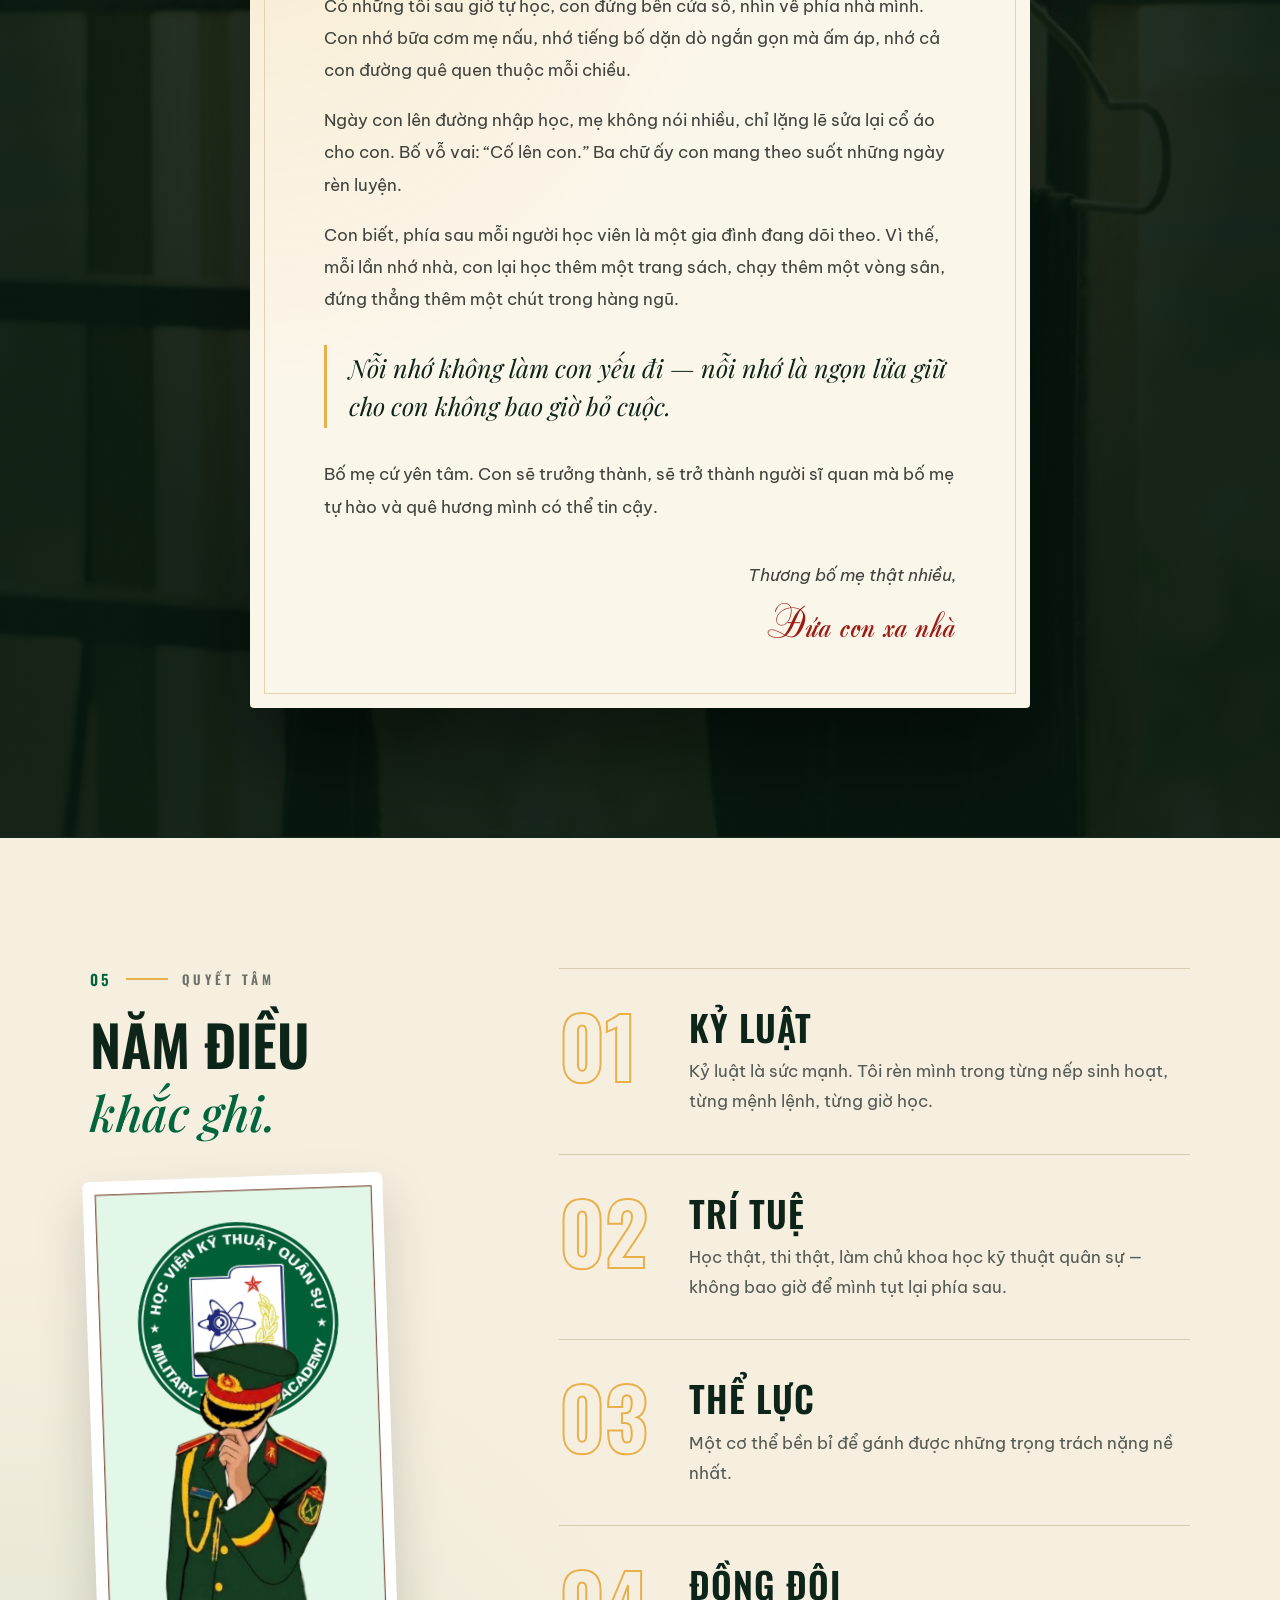
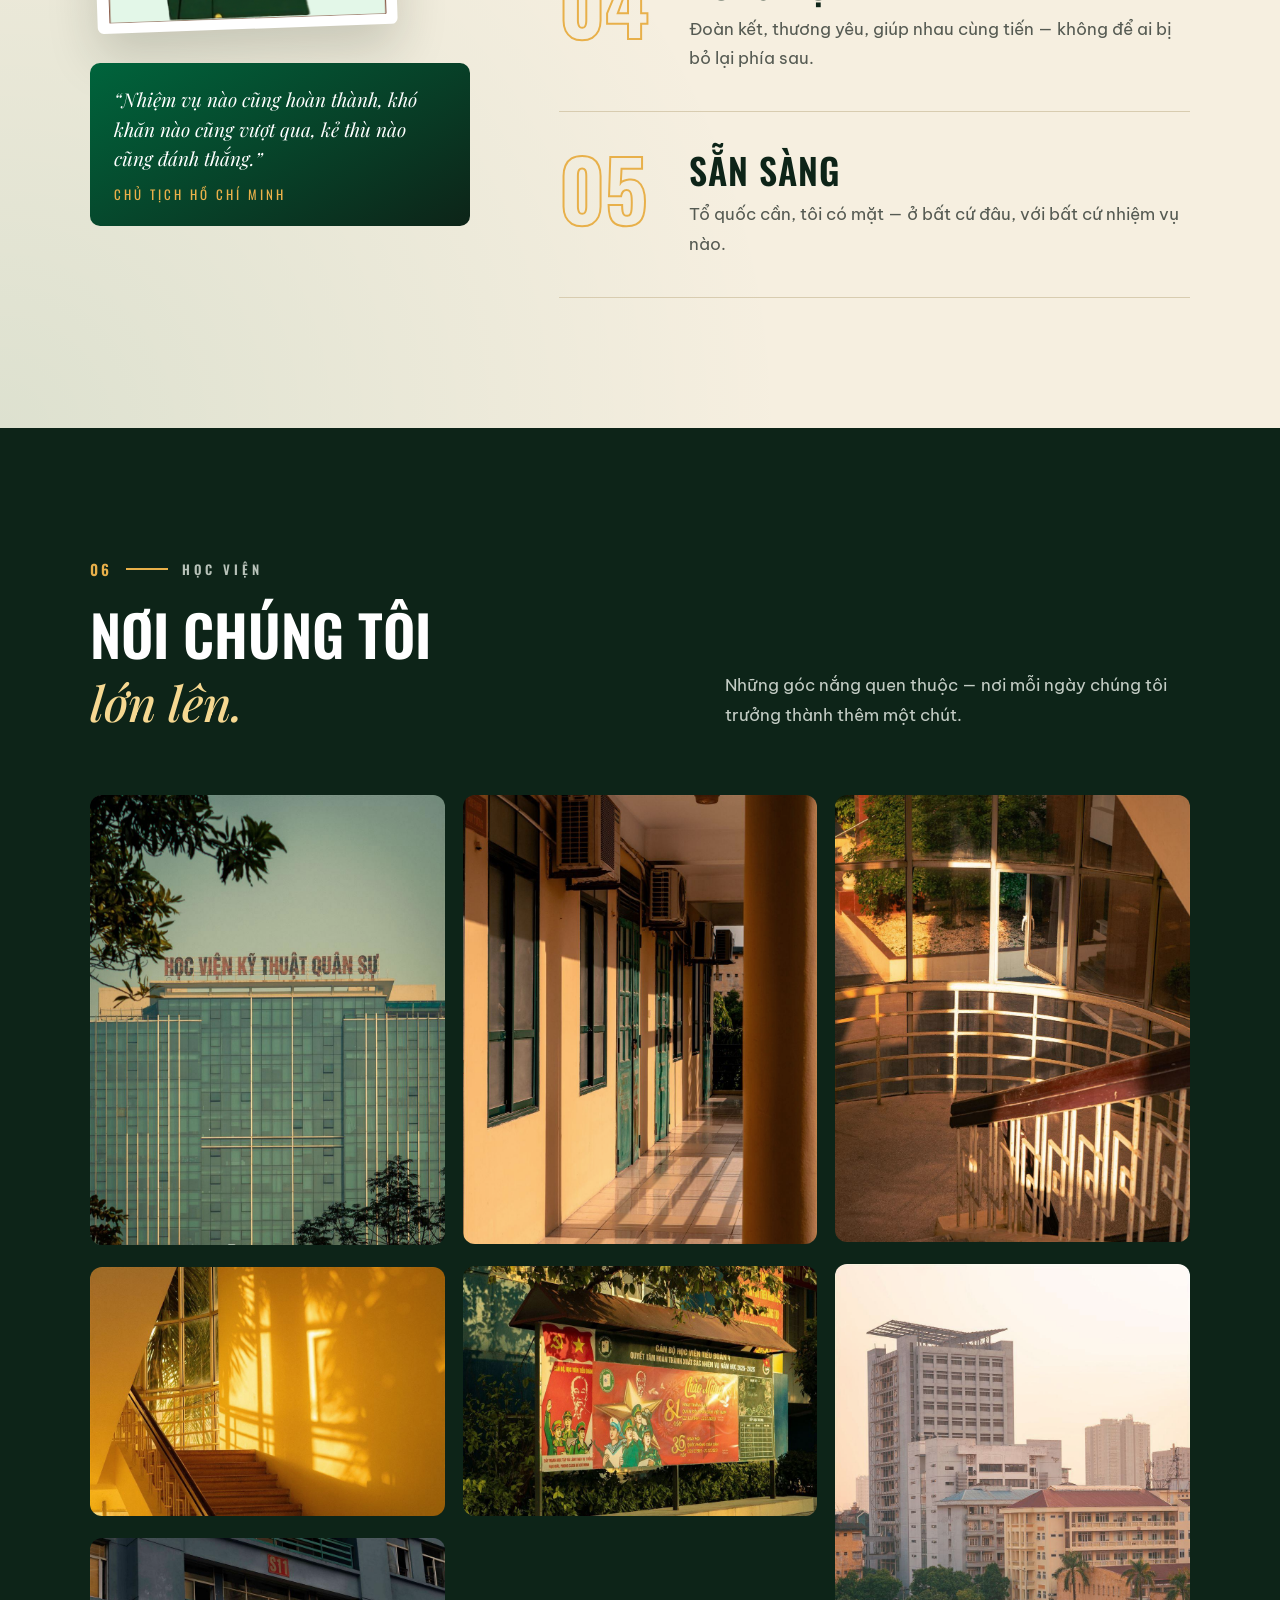
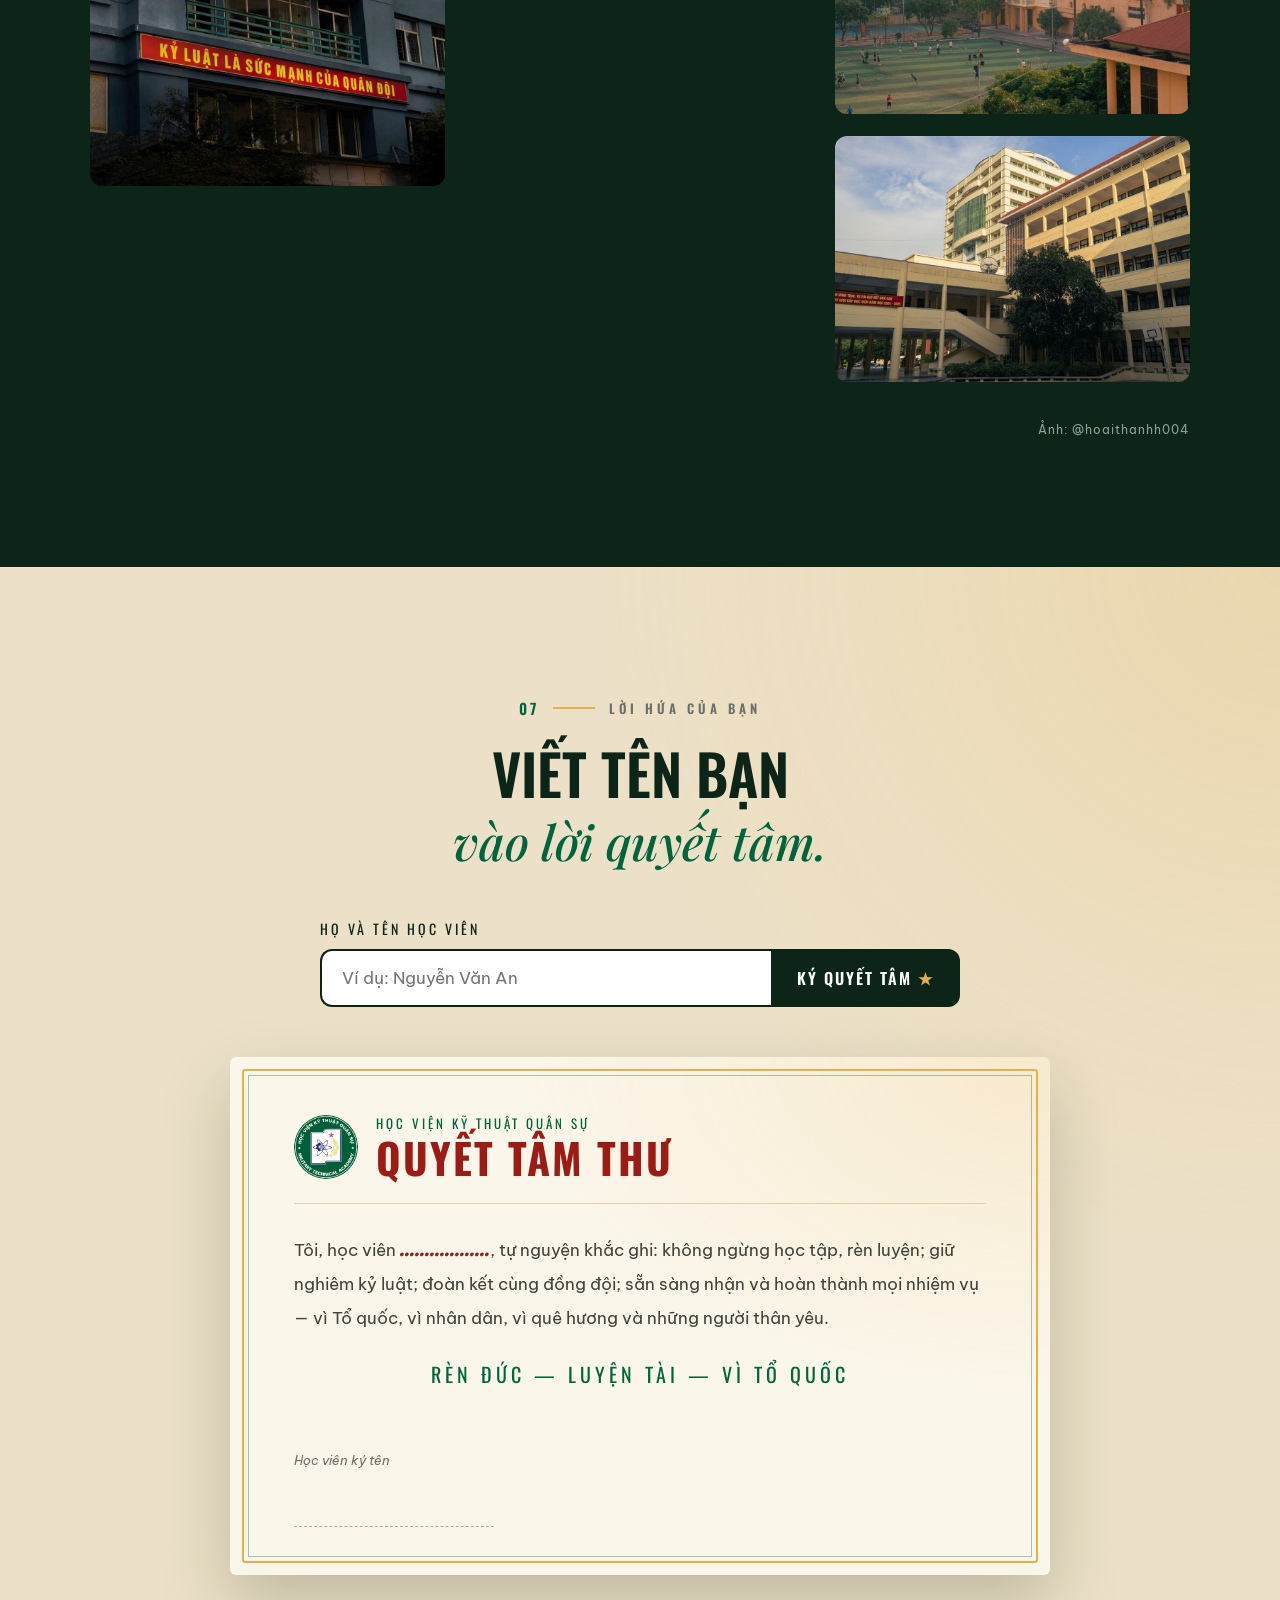
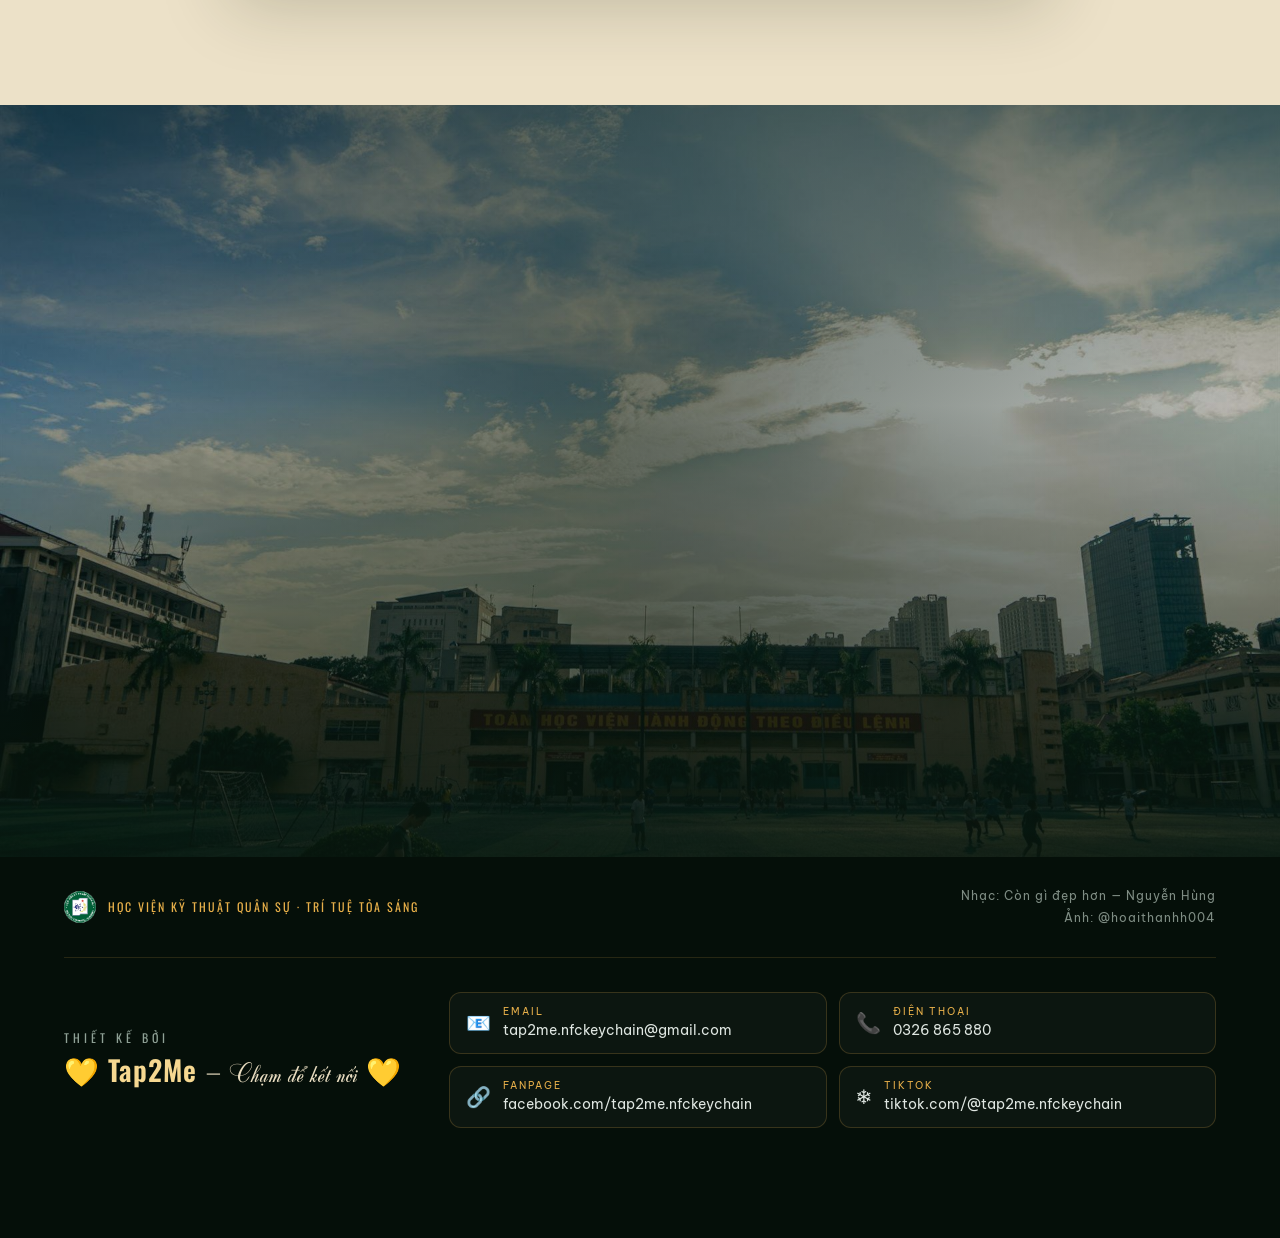
<file: vannhan/index.html>
<!DOCTYPE html>
<html lang="vi">

<head>
    <meta charset="UTF-8">
    <meta name="viewport" content="width=device-width, initial-scale=1.0, viewport-fit=cover">
    <meta name="theme-color" content="#08180f">
    <title>Trí Tuệ Tỏa Sáng — Ý Chí Học Viên</title>
    <meta name="description" content="Ý chí, quyết tâm rèn luyện của người học viên Học viện Kỹ thuật Quân sự — vì Tổ quốc, vì quê hương.">

    <link rel="preload" href="../fonts/utm-zirkon.woff2" as="font" type="font/woff2" crossorigin>
    <link rel="preload" href="../images/hero.jpg" as="image">

    <link rel="preconnect" href="https://fonts.googleapis.com">
    <link rel="preconnect" href="https://fonts.gstatic.com" crossorigin>
    <link href="https://fonts.googleapis.com/css2?family=Be+Vietnam+Pro:wght@300;400;500;600;700;800&family=Oswald:wght@400;500;600;700&family=Playfair+Display:ital,wght@0,600;1,500;1,600&display=swap" rel="stylesheet">

    <link rel="stylesheet" href="../style.css">
</head>


<body class="is-locked">

<!-- ================= CỔNG HỌC VIỆN (INTRO) ================= -->

<div class="gate" id="gate">

    <div class="gate-half gate-left"></div>
    <div class="gate-half gate-right"></div>

    <div class="gate-inner">

        <div class="gate-emblem">
            <span class="ring"></span>
            <img src="../images/logo.jpg" alt="Học viện Kỹ thuật Quân sự">
        </div>

        <p class="gate-kicker">HỌC VIỆN KỸ THUẬT QUÂN SỰ</p>

        <h1 class="gate-title">Trí tuệ<br><span>tỏa sáng</span></h1>

        <p class="gate-text">
            Một hành trình rèn luyện — vì Tổ quốc, vì quê hương
            và vì những người thân yêu đang dõi theo ta.
        </p>

        <button class="gate-button" id="openGate" type="button">
            <span>Bắt đầu hành trình</span>
            <i>★</i>
        </button>

        <p class="gate-hint">♫ Bật âm thanh — “Còn gì đẹp hơn”</p>

    </div>

</div>


<!-- ================= NAVBAR ================= -->

<header class="navbar" id="navbar">

    <a href="#top" class="brand">
        <img src="../images/logo.jpg" alt="">
        <span>TRÍ TUỆ <b>TỎA SÁNG</b></span>
    </a>

    <nav>
        <a href="#ly-tuong">Lý tưởng</a>
        <a href="#su-menh">Sứ mệnh</a>
        <a href="#ren-luyen">Rèn luyện</a>
        <a href="#hau-phuong">Hậu phương</a>
        <a href="#quyet-tam">Quyết tâm</a>
    </nav>

</header>


<!-- ================= HERO ================= -->

<section class="hero" id="top">

    <div class="hero-media">
        <img src="../images/hero.jpg" alt="Hàng mũ kê-pi của học viên">
    </div>

    <canvas class="dust" data-dust="70"></canvas>

    <div class="hero-content">

        <p class="hero-kicker reveal-hero">
            <span>★</span> HỌC VIÊN HỌC VIỆN KỸ THUẬT QUÂN SỰ
        </p>

        <h1 class="hero-title">
            <span class="line"><span class="reveal-line">Rèn trí tuệ</span></span>
            <span class="line"><span class="reveal-line">Luyện ý chí</span></span>
            <span class="line gold"><span class="reveal-line">Vì Tổ quốc</span></span>
        </h1>

        <p class="hero-sub reveal-hero">
            Hôm nay ngồi trên giảng đường — mai này đứng vào đội ngũ
            những người giữ gìn và dựng xây đất nước.
        </p>

        <a href="#ly-tuong" class="hero-cta reveal-hero">
            Cuộn để bắt đầu <span>↓</span>
        </a>

    </div>

    <p class="hero-side">TRUNG THÀNH · KỶ LUẬT · SÁNG TẠO</p>

</section>


<!-- ================= DẢI KHẨU HIỆU ================= -->

<div class="ribbon" aria-hidden="true">
    <div class="ribbon-track">
        <span>KỶ LUẬT</span><i>★</i><span>BẢN LĨNH</span><i>★</i><span>TRÍ TUỆ</span><i>★</i><span>SÁNG TẠO</span><i>★</i><span>TRÁCH NHIỆM</span><i>★</i><span>ĐOÀN KẾT</span><i>★</i>
        <span>KỶ LUẬT</span><i>★</i><span>BẢN LĨNH</span><i>★</i><span>TRÍ TUỆ</span><i>★</i><span>SÁNG TẠO</span><i>★</i><span>TRÁCH NHIỆM</span><i>★</i><span>ĐOÀN KẾT</span><i>★</i>
    </div>
</div>


<!-- ================= 01 · LÝ TƯỞNG ================= -->

<section class="ideal section" id="ly-tuong">

    <div class="ideal-grid">

        <div class="ideal-media" data-reveal>

            <figure class="framed">
                <img src="../images/ly-tuong.jpg" alt="Tranh tường và bia đá “Trí tuệ tỏa sáng” tại Học viện" loading="lazy">
            </figure>

            <blockquote class="stone-quote">
                <p>“... Trí tuệ tỏa sáng!”</p>
                <cite>Lời Đại tướng Võ Nguyên Giáp, khắc trên bia đá tại Học viện</cite>
            </blockquote>

        </div>


        <div class="ideal-text">

            <p class="tag" data-reveal>01 <span>LÝ TƯỞNG</span></p>

            <h2 class="heading" data-reveal>
                Có những con đường dễ đi.
                <em>Chúng tôi chọn con đường đáng đi.</em>
            </h2>

            <div class="prose" data-reveal>

                <p>
                    Ngày khoác lên vai bộ quân phục học viên, mỗi người chúng tôi đã tự chọn
                    cho mình một con đường không trải hoa hồng: dậy sớm hơn, kỷ luật hơn,
                    học nhiều hơn và chịu đựng giỏi hơn.
                </p>

                <p>
                    Nhưng đó là con đường của những người muốn đặt trí tuệ và sức trẻ của mình
                    vào nơi Tổ quốc cần nhất. Ở Học viện Kỹ thuật Quân sự, chúng tôi học để trở thành
                    người kỹ sư, người sĩ quan vừa vững vàng bản lĩnh, vừa giỏi chuyên môn kỹ thuật.
                </p>

            </div>

            <div class="pillars" data-reveal>

                <div class="pillar">
                    <b>★</b>
                    <h3>Trung thành</h3>
                    <p>Tuyệt đối trung thành với Tổ quốc, với nhân dân.</p>
                </div>

                <div class="pillar">
                    <b>★</b>
                    <h3>Kỷ luật</h3>
                    <p>Nghiêm từ nếp nhỏ, vững vàng trong việc lớn.</p>
                </div>

                <div class="pillar">
                    <b>★</b>
                    <h3>Sáng tạo</h3>
                    <p>Dám nghĩ, dám làm, làm chủ khoa học công nghệ.</p>
                </div>

            </div>

        </div>

    </div>

</section>


<!-- ================= 02 · HAI SỨ MỆNH ================= -->

<section class="mission section" id="su-menh">

    <div class="center-head">
        <p class="tag light" data-reveal>02 <span>SỨ MỆNH</span></p>
        <h2 class="heading light" data-reveal>Một trái tim, <em>hai sứ mệnh.</em></h2>
        <p class="lead light" data-reveal>
            Bảo vệ vững chắc Tổ quốc hôm nay và góp sức phát triển quê hương ngày mai —
            hai nhiệm vụ ấy hòa làm một trong trái tim người học viên.
        </p>
    </div>


    <div class="mission-grid">

        <article class="mission-card" data-reveal>
            <img src="../images/bao-ve.jpg" alt="Học viên hành quân trong đội ngũ" loading="lazy">
            <div class="mission-body">
                <span class="mission-word">Bảo vệ</span>
                <h3>Tổ quốc</h3>
                <p>
                    Từng bước chân đều trong đội ngũ hôm nay là nền móng cho một tấm lá chắn
                    vững vàng ngày mai — giữ vững chủ quyền, giữ bình yên cho từng mái nhà.
                </p>
            </div>
        </article>

        <div class="mission-and" aria-hidden="true">&amp;</div>

        <article class="mission-card" data-reveal>
            <img src="../images/phat-trien.jpg" alt="Học viên ghi chép bài học" loading="lazy">
            <div class="mission-body">
                <span class="mission-word">Phát triển</span>
                <h3>Quê hương</h3>
                <p>
                    Làm chủ khoa học kỹ thuật, nghiên cứu và sáng tạo — để vũ khí trang bị
                    ngày một hiện đại, để đất nước ngày một vươn xa.
                </p>
            </div>
        </article>

    </div>

</section>


<!-- ================= 03 · RÈN LUYỆN ================= -->

<section class="days section" id="ren-luyen">

    <div class="split-head">
        <div>
            <p class="tag" data-reveal>03 <span>RÈN LUYỆN</span></p>
            <h2 class="heading" data-reveal>Mỗi ngày <em>một lần tôi luyện.</em></h2>
        </div>
        <p class="lead" data-reveal>
            Không có phép màu nào biến một chàng trai thành người sĩ quan.
            Chỉ có những ngày rèn luyện nối tiếp nhau — bền bỉ và không bỏ cuộc.
        </p>
    </div>


    <div class="day-cards" id="dayCards">

        <article class="day-card active" data-reveal>
            <img src="../images/ngay-1.jpg" alt="Học viên chạy bộ buổi sáng" loading="lazy">
            <span class="day-label">BÌNH MINH</span>
            <div class="day-body">
                <small>BÌNH MINH</small>
                <h3>Rèn thể lực</h3>
                <p>Những vòng chạy đầu ngày đánh thức cơ thể, đánh thức cả ý chí.</p>
            </div>
        </article>

        <article class="day-card" data-reveal>
            <img src="../images/ngay-2.jpg" alt="Giảng đường ngập nắng" loading="lazy">
            <span class="day-label">GIẢNG ĐƯỜNG</span>
            <div class="day-body">
                <small>GIẢNG ĐƯỜNG</small>
                <h3>Nạp tri thức</h3>
                <p>Từng công thức, từng bản vẽ là viên gạch xây nên người kỹ sư quân sự.</p>
            </div>
        </article>

        <article class="day-card" data-reveal>
            <img src="../images/ngay-3.jpg" alt="Sân tập của Học viện" loading="lazy">
            <span class="day-label">THAO TRƯỜNG</span>
            <div class="day-body">
                <small>THAO TRƯỜNG</small>
                <h3>Tôi luyện bản lĩnh</h3>
                <p>Mồ hôi rơi hôm nay để đôi vai vững vàng hơn ngày mai.</p>
            </div>
        </article>

        <article class="day-card" data-reveal>
            <img src="../images/ngay-4.jpg" alt="Hoàng hôn trên Học viện" loading="lazy">
            <span class="day-label">HOÀNG HÔN</span>
            <div class="day-body">
                <small>HOÀNG HÔN</small>
                <h3>Gắn kết đồng đội</h3>
                <p>Đồng đội là những người anh em cùng chung một lý tưởng, một màu áo.</p>
            </div>
        </article>

        <article class="day-card" data-reveal>
            <img src="../images/ngay-5.jpg" alt="Hành lang sáng đèn" loading="lazy">
            <span class="day-label">ĐÊM TỰ HỌC</span>
            <div class="day-body">
                <small>ĐÊM TỰ HỌC</small>
                <h3>Kiên trì</h3>
                <p>Khi thành phố đã ngủ, ánh đèn tự học vẫn sáng — và ước mơ vẫn thức.</p>
            </div>
        </article>

    </div>

</section>


<!-- ================= 04 · HẬU PHƯƠNG ================= -->

<section class="home section" id="hau-phuong">

    <div class="home-media">
        <img src="../images/nho-nha.jpg" alt="Quân phục phơi bên cửa sổ" loading="lazy">
    </div>

    <div class="home-inner">

        <div class="center-head">
            <p class="tag light" data-reveal>04 <span>HẬU PHƯƠNG</span></p>
            <h2 class="heading light" data-reveal>Nỗi nhớ nhà <em>là ngọn lửa.</em></h2>
        </div>


        <div class="letter" data-reveal>

            <p class="letter-greeting">Bố mẹ kính yêu,</p>

            <p>
                Có những tối sau giờ tự học, con đứng bên cửa sổ, nhìn về phía nhà mình.
                Con nhớ bữa cơm mẹ nấu, nhớ tiếng bố dặn dò ngắn gọn mà ấm áp,
                nhớ cả con đường quê quen thuộc mỗi chiều.
            </p>

            <p>
                Ngày con lên đường nhập học, mẹ không nói nhiều, chỉ lặng lẽ sửa lại cổ áo cho con.
                Bố vỗ vai: “Cố lên con.” Ba chữ ấy con mang theo suốt những ngày rèn luyện.
            </p>

            <p>
                Con biết, phía sau mỗi người học viên là một gia đình đang dõi theo.
                Vì thế, mỗi lần nhớ nhà, con lại học thêm một trang sách, chạy thêm một vòng sân,
                đứng thẳng thêm một chút trong hàng ngũ.
            </p>

            <p class="letter-highlight">
                Nỗi nhớ không làm con yếu đi — nỗi nhớ là ngọn lửa
                giữ cho con không bao giờ bỏ cuộc.
            </p>

            <p>
                Bố mẹ cứ yên tâm. Con sẽ trưởng thành, sẽ trở thành người sĩ quan
                mà bố mẹ tự hào và quê hương mình có thể tin cậy.
            </p>

            <p class="letter-sign">
                <span>Thương bố mẹ thật nhiều,</span>
                <strong>Đứa con xa nhà</strong>
            </p>

        </div>

    </div>

</section>


<!-- ================= 05 · QUYẾT TÂM ================= -->

<section class="pledge section" id="quyet-tam">

    <div class="pledge-grid">

        <aside class="pledge-aside">

            <p class="tag" data-reveal>05 <span>QUYẾT TÂM</span></p>

            <h2 class="heading" data-reveal>Năm điều <em>khắc ghi.</em></h2>

            <figure class="pledge-portrait" data-reveal>
                <img src="../images/minh-hoa.png" alt="Học viên trong lễ phục trước biểu tượng Học viện" loading="lazy">
            </figure>

            <blockquote class="uncle-quote" data-reveal>
                <p>
                    “Nhiệm vụ nào cũng hoàn thành, khó khăn nào cũng vượt qua,
                    kẻ thù nào cũng đánh thắng.”
                </p>
                <cite>Chủ tịch Hồ Chí Minh</cite>
            </blockquote>

        </aside>


        <ol class="pledge-list">

            <li data-reveal>
                <span class="pledge-num">01</span>
                <div>
                    <h3>Kỷ luật</h3>
                    <p>Kỷ luật là sức mạnh. Tôi rèn mình trong từng nếp sinh hoạt, từng mệnh lệnh, từng giờ học.</p>
                </div>
            </li>

            <li data-reveal>
                <span class="pledge-num">02</span>
                <div>
                    <h3>Trí tuệ</h3>
                    <p>Học thật, thi thật, làm chủ khoa học kỹ thuật quân sự — không bao giờ để mình tụt lại phía sau.</p>
                </div>
            </li>

            <li data-reveal>
                <span class="pledge-num">03</span>
                <div>
                    <h3>Thể lực</h3>
                    <p>Một cơ thể bền bỉ để gánh được những trọng trách nặng nề nhất.</p>
                </div>
            </li>

            <li data-reveal>
                <span class="pledge-num">04</span>
                <div>
                    <h3>Đồng đội</h3>
                    <p>Đoàn kết, thương yêu, giúp nhau cùng tiến — không để ai bị bỏ lại phía sau.</p>
                </div>
            </li>

            <li data-reveal>
                <span class="pledge-num">05</span>
                <div>
                    <h3>Sẵn sàng</h3>
                    <p>Tổ quốc cần, tôi có mặt — ở bất cứ đâu, với bất cứ nhiệm vụ nào.</p>
                </div>
            </li>

        </ol>

    </div>

</section>


<!-- ================= 06 · HỌC VIỆN QUA ỐNG KÍNH ================= -->

<section class="gallery-section section" id="hoc-vien">

    <div class="split-head">
        <div>
            <p class="tag light" data-reveal>06 <span>HỌC VIỆN</span></p>
            <h2 class="heading light" data-reveal>Nơi chúng tôi <em>lớn lên.</em></h2>
        </div>
        <p class="lead light" data-reveal>
            Những góc nắng quen thuộc — nơi mỗi ngày chúng tôi trưởng thành thêm một chút.
        </p>
    </div>


    <div class="gallery">
        <figure data-reveal><img src="../images/g1.jpg" alt="Tòa nhà Học viện Kỹ thuật Quân sự" loading="lazy"></figure>
        <figure data-reveal><img src="../images/g2.jpg" alt="Cầu thang ngập nắng" loading="lazy"></figure>
        <figure data-reveal><img src="../images/g3.jpg" alt="Khẩu hiệu Kỷ luật là sức mạnh của quân đội" loading="lazy"></figure>
        <figure data-reveal><img src="../images/g4.jpg" alt="Hành lang giảng đường" loading="lazy"></figure>
        <figure data-reveal><img src="../images/g5.jpg" alt="Bảng tin trong khuôn viên" loading="lazy"></figure>
        <figure data-reveal><img src="../images/g6.jpg" alt="Lan can trong nắng chiều" loading="lazy"></figure>
        <figure data-reveal><img src="../images/g7.jpg" alt="Khuôn viên Học viện nhìn từ trên cao" loading="lazy"></figure>
        <figure data-reveal><img src="../images/g8.jpg" alt="Dãy nhà học" loading="lazy"></figure>
    </div>

    <p class="credit" data-reveal>Ảnh: @hoaithanhh004</p>

</section>


<!-- ================= 07 · KÝ QUYẾT TÂM ================= -->

<section class="sign section" id="ky-ten">

    <div class="center-head">
        <p class="tag" data-reveal>07 <span>LỜI HỨA CỦA BẠN</span></p>
        <h2 class="heading" data-reveal>Viết tên bạn <em>vào lời quyết tâm.</em></h2>
    </div>


    <div class="sign-form" data-reveal>
        <label for="cadetName">Họ và tên học viên</label>
        <div class="sign-row">
            <input id="cadetName" type="text" maxlength="40" placeholder="Ví dụ: Nguyễn Văn An" autocomplete="off">
            <button id="signButton" type="button">Ký quyết tâm <span>★</span></button>
        </div>
    </div>


    <div class="certificate" id="certificate" data-reveal>

        <div class="cert-top">
            <img src="../images/logo.jpg" alt="">
            <div>
                <small>HỌC VIỆN KỸ THUẬT QUÂN SỰ</small>
                <strong>QUYẾT TÂM THƯ</strong>
            </div>
        </div>

        <p class="cert-body">
            Tôi, học viên <b class="js-cert-name">..................</b>, tự nguyện khắc ghi:
            không ngừng học tập, rèn luyện; giữ nghiêm kỷ luật; đoàn kết cùng đồng đội;
            sẵn sàng nhận và hoàn thành mọi nhiệm vụ — vì Tổ quốc, vì nhân dân,
            vì quê hương và những người thân yêu.
        </p>

        <p class="cert-motto">Rèn đức — Luyện tài — Vì Tổ quốc</p>

        <div class="cert-foot">
            <div class="cert-sign">
                <small>Học viên ký tên</small>
                <span class="js-cert-sign"></span>
            </div>
            <div class="cert-seal" id="certSeal">
                <span>★</span>
                <small>QUYẾT TÂM</small>
            </div>
        </div>

    </div>

</section>


<!-- ================= KẾT ================= -->

<section class="finale" id="final">

    <div class="finale-media">
        <img src="../images/ket.jpg" alt="Bầu trời trên Học viện" loading="lazy">
    </div>

    <canvas class="dust" data-dust="60"></canvas>

    <div class="finale-content">

        <p class="finale-kicker" data-reveal>CÒN GÌ ĐẸP HƠN...</p>

        <h2 data-reveal>
            Tuổi trẻ đẹp nhất
            <em>khi được cống hiến cho Tổ quốc.</em>
        </h2>

        <button class="fire-button" id="fireButton" type="button" data-reveal>
            <span class="fire-star">★</span>
            <span>Tiếp thêm lửa</span>
        </button>

        <p class="fire-text" id="fireText"></p>

    </div>

</section>


<!-- ================= FOOTER ================= -->

<footer>

    <div class="foot-top">

        <div class="foot-brand">
            <img src="../images/logo.jpg" alt="">
            <span>HỌC VIỆN KỸ THUẬT QUÂN SỰ · TRÍ TUỆ TỎA SÁNG</span>
        </div>

        <div class="foot-meta">
            <span>Nhạc: Còn gì đẹp hơn — Nguyễn Hùng</span>
            <span>Ảnh: @hoaithanhh004</span>
        </div>

    </div>


    <div class="designer">

        <div class="designer-head">
            <small>Thiết kế bởi</small>
            <strong>💛 Tap2Me <span>– Chạm để kết nối</span> 💛</strong>
        </div>

        <ul class="designer-contact">
            <li>
                <a href="mailto:tap2me.nfckeychain@gmail.com">
                    <i>📧</i>
                    <span><small>Email</small>tap2me.nfckeychain<wbr>@gmail.com</span>
                </a>
            </li>
            <li>
                <a href="tel:0326865880">
                    <i>📞</i>
                    <span><small>Điện thoại</small>0326 865 880</span>
                </a>
            </li>
            <li>
                <a href="https://www.facebook.com/tap2me.nfckeychain/" target="_blank" rel="noopener">
                    <i>🔗</i>
                    <span><small>Fanpage</small>facebook.com/<wbr>tap2me.nfckeychain</span>
                </a>
            </li>
            <li>
                <a href="https://www.tiktok.com/@tap2me.nfckeychain" target="_blank" rel="noopener">
                    <i>❄️</i>
                    <span><small>TikTok</small>tiktok.com/<wbr>@tap2me.nfckeychain</span>
                </a>
            </li>
        </ul>

    </div>

</footer>


<!-- ================= MÁY PHÁT NHẠC ================= -->

<div class="player" id="player">

    <button class="player-disc" id="playerToggle" type="button" aria-label="Bật / tắt nhạc">
        <span class="disc"><b>★</b></span>
        <span class="player-icon" id="playerIcon">▶</span>
    </button>

    <div class="player-info">
        <strong>Còn Gì Đẹp Hơn</strong>
        <span>Nguyễn Hùng</span>
    </div>

    <div class="player-bars" aria-hidden="true">
        <i></i><i></i><i></i><i></i>
    </div>

</div>

<audio id="backgroundMusic" loop preload="auto" playsinline>
    <source src="../music/con-gi-dep-hon.mp3" type="audio/mpeg">
</audio>


<!-- ================= XEM ẢNH ================= -->

<div class="lightbox" id="lightbox">
    <img alt="">
    <button type="button" aria-label="Đóng">×</button>
</div>


<script src="../script.js"></script>

</body>

</html>
</file>
<file: style.css>
/* ================= FONT ================= */

@font-face {
    font-family: "UTM Zirkon";
    src:
        url("fonts/utm-zirkon.woff2") format("woff2"),
        url("fonts/utm-zirkon.ttf") format("truetype");
    font-display: swap;
}



:root {

    --forest: #08180f;
    --green-900: #0d2418;
    --green-800: #12321f;
    --mta: #00643c;
    --mta-light: #1a8a5a;

    --gold: #e8b04a;
    --gold-light: #f6d891;
    --sun: #f39c32;
    --red: #d2281e;
    --red-deep: #9c1c15;

    --cream: #f6efe0;
    --sand: #ece1c8;
    --paper: #fbf6ea;

    --ink: #1c231e;
    --muted: #6c7068;

    --display: "Oswald", "Be Vietnam Pro", sans-serif;
    --sans: "Be Vietnam Pro", system-ui, -apple-system, sans-serif;
    --serif: "Playfair Display", Georgia, serif;
    --hand: "UTM Zirkon", "Playfair Display", Georgia, cursive;

    /* --vh do script.js đo theo chiều cao THỰC của màn hình
       (100vh trên iPhone tính cả phần bị thanh công cụ che nên hay cắt nội dung) */
    --screen: calc(var(--vh, 1vh) * 100);

    --nav-h: 72px;
    --gutter: 7vw;

    --safe-top: env(safe-area-inset-top, 0px);
    --safe-bottom: env(safe-area-inset-bottom, 0px);
    --safe-left: env(safe-area-inset-left, 0px);
    --safe-right: env(safe-area-inset-right, 0px);
}


* {
    margin: 0;
    padding: 0;
    box-sizing: border-box;
}


html {
    scroll-behavior: smooth;
    -webkit-text-size-adjust: 100%;
    text-size-adjust: 100%;
    overflow-x: hidden;
}


body {
    font-family: var(--sans);
    background: var(--forest);
    color: var(--ink);
    overflow-x: hidden;
    -webkit-font-smoothing: antialiased;
    overflow-wrap: break-word;
}


@supports (overflow: clip) {
    html,
    body {
        overflow-x: clip;
    }
}


body.is-locked {
    overflow: hidden;
}


a {
    color: inherit;
    text-decoration: none;
}


button,
input {
    font-family: inherit;
    -webkit-tap-highlight-color: transparent;
}


img {
    max-width: 100%;
}


section {
    scroll-margin-top: var(--nav-h);
}


canvas.dust {
    position: absolute;
    top: 0;
    left: 0;
    width: 100%;
    height: 100%;
    z-index: 1;
    pointer-events: none;
}



/* ================= HIỆU ỨNG XUẤT HIỆN ================= */

[data-reveal] {
    opacity: 0;
    translate: 0 40px;
    transition:
        opacity 1s ease var(--delay, 0s),
        translate 1s cubic-bezier(.2, .7, .2, 1) var(--delay, 0s);
}


[data-reveal].visible {
    opacity: 1;
    translate: 0 0;
}


.reveal-hero,
.reveal-line {
    display: inline-block;
    opacity: 0;
    translate: 0 50px;
    transition:
        opacity 1.1s ease var(--d, 0s),
        translate 1.1s cubic-bezier(.2, .7, .2, 1) var(--d, 0s);
}


.reveal-hero {
    display: block;
}


body.is-ready .reveal-hero,
body.is-ready .reveal-line {
    opacity: 1;
    translate: 0 0;
}



/* ================= CHỮ DÙNG CHUNG ================= */

.section {
    position: relative;
    padding:
        130px
        max(var(--gutter), var(--safe-right))
        130px
        max(var(--gutter), var(--safe-left));
}


.tag {
    display: flex;
    align-items: center;
    font-family: var(--display);
    font-size: 15px;
    font-weight: 600;
    letter-spacing: 3px;
    color: var(--mta);
}


.tag span {
    display: flex;
    align-items: center;
    margin-left: 14px;
    font-size: 13px;
    letter-spacing: 4px;
    color: var(--muted);
}


.tag span::before {
    content: "";
    flex-shrink: 0;
    width: 42px;
    height: 2px;
    margin-right: 14px;
    background: var(--gold);
}


.tag.light {
    color: var(--gold);
}


.tag.light span {
    color: #b8c2b9;
}


.heading {
    margin-top: 22px;
    font-family: var(--display);
    font-weight: 600;
    font-size: clamp(34px, 4.4vw, 64px);
    line-height: 1.15;
    text-transform: uppercase;
    text-wrap: balance;
    color: var(--green-900);
}


.heading em {
    display: block;
    margin-top: 6px;
    font-family: var(--serif);
    font-style: italic;
    font-weight: 500;
    font-size: .86em;
    line-height: 1.2;
    text-transform: none;
    color: var(--mta);
}


.heading.light {
    color: white;
}


.heading.light em {
    color: var(--gold-light);
}


.lead {
    font-size: 16.5px;
    line-height: 1.85;
    color: #5a5f57;
}


.lead.light {
    color: #c3ccc4;
}


.center-head {
    max-width: 820px;
    margin: 0 auto;
    text-align: center;
}


.center-head .tag {
    justify-content: center;
}


.center-head .lead {
    margin-top: 22px;
}


.split-head {
    display: grid;
    grid-template-columns: minmax(0, 1.2fr) minmax(0, 1fr);
    grid-column-gap: 6vw;
    align-items: end;
    margin-bottom: 64px;
}



/* ================= CỔNG HỌC VIỆN (INTRO) ================= */

.gate {
    position: fixed;
    top: 0;
    left: 0;
    right: 0;
    bottom: 0;
    z-index: 1000;
    overflow-x: hidden;
    overflow-y: auto;
    -webkit-overflow-scrolling: touch;
    overscroll-behavior: contain;
    text-align: center;
    color: white;
}


.gate-half {
    position: fixed;
    top: 0;
    bottom: 0;
    width: 50.5%;
    background:
        repeating-linear-gradient(90deg, rgba(232, 176, 74, .045) 0 1px, transparent 1px 64px),
        radial-gradient(ellipse at 50% 40%, #145233 0%, var(--green-900) 55%, var(--forest) 100%);
    background-size: 64px 100%, 200% 100%;
    transition: transform 1.3s cubic-bezier(.7, 0, .2, 1);
}


.gate-left {
    left: 0;
    background-position: 0 0, left top;
}


.gate-right {
    right: 0;
    background-position: 0 0, right top;
}


/* đường ráp hai cánh cổng: chỉ hiện ở mép trên & dưới, mờ dần vào giữa */
.gate-half::after {
    content: "";
    position: absolute;
    top: 0;
    bottom: 0;
    width: 2px;
    background: linear-gradient(rgba(232, 176, 74, .7), transparent 9%, transparent 91%, rgba(232, 176, 74, .7));
}


.gate-left::after {
    right: 0;
}


.gate-right::after {
    left: 0;
}


.gate.opening .gate-left {
    transform: translateX(-102%);
}


.gate.opening .gate-right {
    transform: translateX(102%);
}


.gate-inner {
    position: relative;
    z-index: 2;
    min-height: 100%;
    display: flex;
    flex-direction: column;
    align-items: center;
    justify-content: center;
    padding:
        calc(24px + var(--safe-top))
        calc(22px + var(--safe-right))
        calc(24px + var(--safe-bottom))
        calc(22px + var(--safe-left));
    transition:
        opacity .7s ease,
        transform .9s ease;
}


.gate.opening .gate-inner {
    opacity: 0;
    transform: scale(1.08);
}


.gate-emblem {
    --size: clamp(104px, calc(var(--vh, 1vh) * 19), 168px);
    position: relative;
    flex-shrink: 0;
    width: var(--size);
    height: var(--size);
    margin-bottom: clamp(22px, calc(var(--vh, 1vh) * 4.5), 40px);
}


.gate-emblem img {
    display: block;
    width: 100%;
    height: 100%;
    border-radius: 50%;
    object-fit: cover;
    box-shadow:
        0 0 0 5px rgba(232, 176, 74, .3),
        0 24px 60px rgba(0, 0, 0, .5);
    animation: glow 3s ease-in-out infinite;
}


.ring {
    position: absolute;
    top: -16px;
    left: -16px;
    right: -16px;
    bottom: -16px;
    border-radius: 50%;
    border: 1.5px dashed rgba(232, 176, 74, .75);
    animation: spin 22s linear infinite;
}


.gate-kicker {
    font-family: var(--display);
    font-size: 13px;
    letter-spacing: 5px;
    color: var(--gold);
}


.gate-title {
    margin-top: 12px;
    font-family: var(--display);
    font-weight: 700;
    font-size: clamp(44px, min(8vw, calc(var(--vh, 1vh) * 9.5)), 96px);
    line-height: 1.06;
    text-transform: uppercase;
}


.gate-title span {
    color: var(--gold);
}


.gate-text {
    max-width: 440px;
    margin-top: clamp(10px, calc(var(--vh, 1vh) * 2), 18px);
    font-size: 15px;
    line-height: 1.75;
    color: #bcc7bf;
}


.gate-button {
    margin-top: clamp(20px, calc(var(--vh, 1vh) * 4), 36px);
    display: inline-flex;
    align-items: center;
    padding: 17px 34px;
    border: 0;
    border-radius: 60px;
    cursor: pointer;
    font-family: var(--display);
    font-size: 15px;
    font-weight: 600;
    letter-spacing: 3px;
    text-transform: uppercase;
    color: var(--forest);
    background: linear-gradient(135deg, var(--gold-light), var(--gold));
    box-shadow: 0 0 0 0 rgba(232, 176, 74, .5);
    animation: ring 2.4s ease-out infinite;
    transition: transform .3s ease;
}


.gate-button:hover {
    transform: translateY(-3px) scale(1.03);
}


.gate-button i {
    margin-left: 14px;
    font-style: normal;
    color: var(--red);
}


.gate-hint {
    margin-top: clamp(12px, calc(var(--vh, 1vh) * 2.5), 22px);
    font-size: 12px;
    color: #84928a;
}


@keyframes spin {
    to { transform: rotate(360deg); }
}


@keyframes glow {
    0%, 100% { box-shadow: 0 0 0 5px rgba(232, 176, 74, .3), 0 24px 60px rgba(0, 0, 0, .5); }
    50% { box-shadow: 0 0 0 9px rgba(232, 176, 74, .18), 0 24px 70px rgba(232, 176, 74, .25); }
}


@keyframes ring {
    0% { box-shadow: 0 0 0 0 rgba(232, 176, 74, .5); }
    100% { box-shadow: 0 0 0 20px rgba(232, 176, 74, 0); }
}



/* ================= NAVBAR ================= */

.navbar {
    position: fixed;
    top: 0;
    left: 0;
    right: 0;
    z-index: 100;
    height: calc(var(--nav-h) + var(--safe-top));
    padding:
        var(--safe-top)
        max(5vw, var(--safe-right))
        0
        max(5vw, var(--safe-left));
    display: flex;
    align-items: center;
    justify-content: space-between;
    color: white;
    transform: translateY(-100%);
    transition:
        background .4s ease,
        transform .8s ease .5s;
}


body.is-ready .navbar {
    transform: none;
}


.navbar.scrolled {
    background: rgba(8, 24, 15, .88);
    -webkit-backdrop-filter: blur(14px);
    backdrop-filter: blur(14px);
    border-bottom: 1px solid rgba(232, 176, 74, .15);
}


.brand {
    display: flex;
    align-items: center;
    white-space: nowrap;
}


.brand img {
    width: 36px;
    height: 36px;
    border-radius: 50%;
    object-fit: cover;
    box-shadow: 0 0 0 2px rgba(232, 176, 74, .5);
}


.brand span {
    margin-left: 12px;
    font-family: var(--display);
    font-size: 15px;
    font-weight: 500;
    letter-spacing: 2.5px;
}


.brand b {
    font-weight: 600;
    color: var(--gold);
}


nav {
    display: flex;
    font-size: 13px;
    color: #d8e0da;
}


nav a {
    position: relative;
    margin-left: 34px;
    padding: 6px 0;
    transition: color .3s ease;
}


nav a::after {
    content: "";
    position: absolute;
    left: 0;
    right: 100%;
    bottom: 0;
    height: 2px;
    background: var(--gold);
    transition: right .35s ease;
}


nav a:hover {
    color: var(--gold);
}


nav a:hover::after {
    right: 0;
}



/* ================= HERO ================= */

.hero {
    position: relative;
    min-height: var(--screen);
    display: flex;
    align-items: flex-end;
    padding:
        calc(var(--nav-h) + var(--safe-top) + 60px)
        max(var(--gutter), var(--safe-right))
        clamp(80px, calc(var(--vh, 1vh) * 13), 140px)
        max(var(--gutter), var(--safe-left));
    overflow: hidden;
    color: white;
    background: var(--forest);
}


.hero-media {
    position: absolute;
    top: 0;
    left: 0;
    right: 0;
    bottom: 0;
    will-change: transform;
}


.hero-media img {
    display: block;
    width: 100%;
    height: 100%;
    object-fit: cover;
    object-position: 60% center;
    animation: kenburns 26s ease-in-out infinite alternate;
}


.hero::before {
    content: "";
    position: absolute;
    top: 0;
    left: 0;
    right: 0;
    bottom: 0;
    z-index: 1;
    background:
        linear-gradient(90deg, rgba(8, 24, 15, .92) 0%, rgba(8, 24, 15, .5) 46%, rgba(8, 24, 15, 0) 100%),
        linear-gradient(0deg, rgba(8, 24, 15, .9) 0%, transparent 42%),
        linear-gradient(180deg, rgba(8, 24, 15, .6) 0%, transparent 22%);
}


.hero-content {
    position: relative;
    z-index: 3;
    max-width: 920px;
}


.hero-kicker {
    font-family: var(--display);
    font-size: 15px;
    letter-spacing: 4px;
    color: var(--gold);
}


.hero-kicker span {
    margin-right: 6px;
    color: var(--red);
}


.hero-title {
    margin: 22px 0 26px;
    font-family: var(--display);
    font-weight: 700;
    font-size: clamp(52px, min(8.6vw, calc(var(--vh, 1vh) * 12.5)), 136px);
    line-height: 1.08;
    letter-spacing: .5px;
    text-transform: uppercase;
}


.hero-title .line {
    display: block;
}


.hero-title .gold .reveal-line {
    color: var(--gold);
    text-shadow: 0 0 40px rgba(232, 176, 74, .35);
}


.hero-sub {
    max-width: 600px;
    font-family: var(--serif);
    font-style: italic;
    font-size: clamp(18px, 1.9vw, 24px);
    line-height: 1.55;
    color: #e6e2d6;
}


.hero-cta {
    display: inline-flex;
    align-items: center;
    margin-top: 34px;
    padding-bottom: 6px;
    border-bottom: 2px solid var(--gold);
    font-family: var(--display);
    font-size: 15px;
    letter-spacing: 3px;
    text-transform: uppercase;
}


.hero-cta span {
    margin-left: 14px;
    color: var(--gold);
    animation: bob 1.8s ease-in-out infinite;
}


.hero-side {
    position: absolute;
    right: 34px;
    bottom: 140px;
    z-index: 3;
    font-family: var(--display);
    font-size: 12px;
    letter-spacing: 5px;
    color: rgba(246, 216, 145, .75);
    -webkit-writing-mode: vertical-rl;
    writing-mode: vertical-rl;
}


@keyframes kenburns {
    from { transform: scale(1.04) translate3d(0, 0, 0); }
    to { transform: scale(1.16) translate3d(-2%, -2%, 0); }
}


@keyframes bob {
    0%, 100% { transform: translateY(0); }
    50% { transform: translateY(5px); }
}



/* ================= DẢI KHẨU HIỆU ================= */

.ribbon {
    position: relative;
    z-index: 5;
    margin: -34px 0;
    padding: 34px 0;
    overflow: hidden;
    pointer-events: none;
}


.ribbon-track {
    display: flex;
    width: -webkit-max-content;
    width: max-content;
    padding: 16px 0;
    background: var(--gold);
    box-shadow: 0 14px 30px rgba(0, 0, 0, .25);
    transform: rotate(-1.6deg);
    animation: marquee 34s linear infinite;
}


.ribbon-track span,
.ribbon-track i {
    flex-shrink: 0;
    font-family: var(--display);
    font-size: 22px;
    font-weight: 600;
    font-style: normal;
    letter-spacing: 3px;
    line-height: 1.3;
    color: var(--forest);
}


.ribbon-track span {
    padding: 0 26px;
}


.ribbon-track i {
    color: var(--red);
}


@keyframes marquee {
    from { transform: rotate(-1.6deg) translateX(0); }
    to { transform: rotate(-1.6deg) translateX(-50%); }
}



/* ================= 01 · LÝ TƯỞNG ================= */

.ideal {
    background:
        radial-gradient(circle at 92% 8%, rgba(232, 176, 74, .18), transparent 40%),
        var(--cream);
    padding-top: 160px;
}


.ideal-grid {
    display: grid;
    grid-template-columns: minmax(0, 1fr) minmax(0, 1.1fr);
    grid-column-gap: 7vw;
    align-items: center;
}


.framed {
    position: relative;
}


.framed::before {
    content: "";
    position: absolute;
    top: 20px;
    left: -20px;
    right: 20px;
    bottom: -20px;
    border: 2px solid var(--gold);
    border-radius: 6px;
}


.framed img {
    position: relative;
    display: block;
    width: 100%;
    height: auto;
    border-radius: 6px;
    box-shadow: 0 30px 60px rgba(30, 40, 20, .25);
}


.stone-quote {
    margin-top: 56px;
    padding-left: 22px;
    border-left: 3px solid var(--red);
}


.stone-quote p {
    font-family: var(--serif);
    font-style: italic;
    font-size: clamp(26px, 2.6vw, 36px);
    line-height: 1.3;
    color: var(--green-900);
}


.stone-quote cite {
    display: block;
    margin-top: 8px;
    font-style: normal;
    font-size: 13px;
    color: var(--muted);
}


.prose {
    margin-top: 28px;
    font-size: 16.5px;
    line-height: 1.9;
    color: #4f544c;
}


.prose p + p {
    margin-top: 18px;
}


.pillars {
    display: grid;
    grid-template-columns: repeat(3, minmax(0, 1fr));
    grid-column-gap: 24px;
    margin-top: 44px;
}


.pillar {
    padding-top: 20px;
    border-top: 2px solid var(--green-900);
}


.pillar b {
    font-size: 18px;
    color: var(--red);
}


.pillar h3 {
    margin-top: 8px;
    font-family: var(--display);
    font-size: 22px;
    font-weight: 600;
    letter-spacing: 1px;
    text-transform: uppercase;
    color: var(--green-900);
}


.pillar p {
    margin-top: 6px;
    font-size: 14px;
    line-height: 1.7;
    color: var(--muted);
}



/* ================= 02 · HAI SỨ MỆNH ================= */

.mission {
    color: white;
    background:
        radial-gradient(ellipse at 50% 0%, rgba(0, 100, 60, .45), transparent 60%),
        var(--forest);
}


.mission-grid {
    display: grid;
    grid-template-columns: minmax(0, 1fr) auto minmax(0, 1fr);
    align-items: center;
    margin-top: 70px;
}


.mission-card {
    position: relative;
    min-height: 560px;
    display: flex;
    align-items: flex-end;
    overflow: hidden;
    border-radius: 18px;
    box-shadow: 0 30px 70px rgba(0, 0, 0, .4);
}


.mission-card img {
    position: absolute;
    top: 0;
    left: 0;
    width: 100%;
    height: 100%;
    object-fit: cover;
    transition: transform 1.2s cubic-bezier(.2, .7, .2, 1);
}


.mission-card:hover img {
    transform: scale(1.07);
}


.mission-card::after {
    content: "";
    position: absolute;
    top: 0;
    left: 0;
    right: 0;
    bottom: 0;
    background: linear-gradient(0deg, rgba(8, 24, 15, .96) 0%, rgba(8, 24, 15, .55) 45%, rgba(8, 24, 15, .1) 100%);
}


.mission-body {
    position: relative;
    z-index: 2;
    padding: 40px;
}


.mission-word {
    display: block;
    font-family: var(--hand);
    font-size: 46px;
    line-height: 1.2;
    color: var(--gold);
}


.mission-body h3 {
    font-family: var(--display);
    font-weight: 700;
    font-size: clamp(44px, 5vw, 76px);
    line-height: 1.05;
    text-transform: uppercase;
}


.mission-body p {
    max-width: 420px;
    margin-top: 14px;
    font-size: 15.5px;
    line-height: 1.8;
    color: #d2d9d3;
}


.mission-and {
    padding: 0 26px;
    font-family: var(--serif);
    font-style: italic;
    font-size: 96px;
    line-height: 1;
    color: var(--gold);
}



/* ================= 03 · RÈN LUYỆN ================= */

.days {
    background: var(--sand);
}


.day-cards {
    display: flex;
    height: clamp(460px, calc(var(--vh, 1vh) * 68), 600px);
}


.day-card {
    position: relative;
    flex: 1 1 0;
    min-width: 0;
    margin-right: 14px;
    overflow: hidden;
    border-radius: 16px;
    cursor: pointer;
    color: white;
    background: var(--green-800);
    transition: flex-grow .8s cubic-bezier(.2, .7, .2, 1);
}


.day-card:last-child {
    margin-right: 0;
}


.day-card.active {
    flex-grow: 3.4;
}


.day-card img {
    position: absolute;
    top: 0;
    left: 0;
    width: 100%;
    height: 100%;
    object-fit: cover;
    transition: transform 1.2s ease;
}


.day-card.active img {
    transform: scale(1.04);
}


.day-card::after {
    content: "";
    position: absolute;
    top: 0;
    left: 0;
    right: 0;
    bottom: 0;
    background: linear-gradient(0deg, rgba(8, 24, 15, .92) 0%, rgba(8, 24, 15, .25) 55%, rgba(8, 24, 15, .15) 100%);
}


.day-label {
    position: absolute;
    left: 50%;
    bottom: 30px;
    z-index: 2;
    margin-left: -12px;
    font-family: var(--display);
    font-size: 18px;
    font-weight: 600;
    letter-spacing: 4px;
    white-space: nowrap;
    color: var(--gold-light);
    -webkit-writing-mode: vertical-rl;
    writing-mode: vertical-rl;
    transform: rotate(180deg);
    transition: opacity .4s ease;
}


.day-card.active .day-label {
    opacity: 0;
}


.day-body {
    position: absolute;
    left: 30px;
    right: 30px;
    bottom: 30px;
    z-index: 2;
    min-width: 280px;
    opacity: 0;
    transform: translateY(20px);
    transition:
        opacity .5s ease,
        transform .6s ease;
}


.day-card.active .day-body {
    opacity: 1;
    transform: none;
    transition-delay: .3s;
}


.day-body small {
    font-family: var(--display);
    font-size: 13px;
    letter-spacing: 4px;
    color: var(--gold);
}


.day-body h3 {
    margin-top: 6px;
    font-family: var(--display);
    font-weight: 700;
    font-size: clamp(30px, 2.8vw, 42px);
    line-height: 1.1;
    text-transform: uppercase;
}


.day-body p {
    max-width: 420px;
    margin-top: 10px;
    font-size: 15px;
    line-height: 1.75;
    color: #dde3de;
}



/* ================= 04 · HẬU PHƯƠNG ================= */

.home {
    overflow: hidden;
    color: white;
    background: var(--forest);
}


.home-media {
    position: absolute;
    top: 0;
    left: 0;
    right: 0;
    bottom: 0;
}


.home-media img {
    display: block;
    width: 100%;
    height: 100%;
    object-fit: cover;
}


.home::before {
    content: "";
    position: absolute;
    top: 0;
    left: 0;
    right: 0;
    bottom: 0;
    z-index: 1;
    background:
        radial-gradient(ellipse at 50% 30%, rgba(8, 24, 15, .55), rgba(8, 24, 15, .9) 70%),
        rgba(8, 24, 15, .35);
}


.home-inner {
    position: relative;
    z-index: 2;
}


.letter {
    position: relative;
    max-width: 780px;
    margin: 60px auto 0;
    padding: 70px 74px 60px;
    border-radius: 4px;
    color: #3f433c;
    background:
        radial-gradient(ellipse at 0% 0%, rgba(232, 176, 74, .16), transparent 45%),
        var(--paper);
    box-shadow: 0 40px 90px rgba(0, 0, 0, .5);
    font-size: 16.5px;
    line-height: 1.95;
}


.letter::before {
    content: "";
    position: absolute;
    top: 14px;
    left: 14px;
    right: 14px;
    bottom: 14px;
    border: 1px solid #e1d3b2;
    pointer-events: none;
}


.letter::after {
    content: "★";
    position: absolute;
    top: 34px;
    right: 40px;
    width: 58px;
    height: 58px;
    display: flex;
    align-items: center;
    justify-content: center;
    border-radius: 50%;
    border: 2px solid rgba(210, 40, 30, .55);
    font-size: 22px;
    color: rgba(210, 40, 30, .7);
    transform: rotate(-12deg);
}


.letter p + p {
    margin-top: 18px;
}


.letter-greeting {
    margin-bottom: 26px;
    font-family: var(--hand);
    font-size: clamp(40px, 5vw, 56px);
    line-height: 1.25;
    color: var(--red-deep);
}


.letter .letter-highlight {
    margin: 30px 0;
    padding: 4px 0 4px 22px;
    border-left: 3px solid var(--gold);
    font-family: var(--serif);
    font-style: italic;
    font-size: clamp(20px, 2.2vw, 25px);
    line-height: 1.5;
    color: var(--green-900);
}


.letter-sign {
    display: flex;
    flex-direction: column;
    align-items: flex-end;
    margin-top: 36px !important;
    text-align: right;
    font-style: italic;
}


.letter-sign strong {
    margin-top: 2px;
    font-family: var(--hand);
    font-style: normal;
    font-weight: normal;
    font-size: 44px;
    line-height: 1.25;
    color: var(--red-deep);
}



/* ================= 05 · QUYẾT TÂM ================= */

.pledge {
    background:
        radial-gradient(circle at 0% 100%, rgba(0, 100, 60, .1), transparent 45%),
        var(--cream);
}


.pledge-grid {
    display: grid;
    grid-template-columns: minmax(0, 380px) minmax(0, 1fr);
    grid-column-gap: 7vw;
    align-items: start;
}


.pledge-aside {
    position: -webkit-sticky;
    position: sticky;
    top: calc(var(--nav-h) + 30px);
}


.pledge-portrait {
    width: 100%;
    max-width: 300px;
    margin-top: 36px;
    padding: 10px;
    background: white;
    border-radius: 6px;
    box-shadow: 0 24px 50px rgba(30, 40, 20, .18);
    rotate: -2deg;
}


.pledge-portrait img {
    display: block;
    width: 100%;
    height: auto;
    border-radius: 3px;
}


.uncle-quote {
    margin-top: 34px;
    padding: 22px 24px;
    border-radius: 10px;
    color: white;
    background: linear-gradient(150deg, var(--mta), var(--green-900));
}


.uncle-quote p {
    font-family: var(--serif);
    font-style: italic;
    font-size: 19px;
    line-height: 1.55;
}


.uncle-quote cite {
    display: block;
    margin-top: 10px;
    font-family: var(--display);
    font-style: normal;
    font-size: 13px;
    letter-spacing: 3px;
    text-transform: uppercase;
    color: var(--gold);
}


.pledge-list {
    list-style: none;
}


.pledge-list li {
    display: grid;
    grid-template-columns: 130px minmax(0, 1fr);
    align-items: start;
    padding: 38px 0;
    border-top: 1px solid #d8ccb0;
}


.pledge-list li:last-child {
    border-bottom: 1px solid #d8ccb0;
}


.pledge-num {
    font-family: var(--display);
    font-weight: 700;
    font-size: 84px;
    line-height: .9;
    color: transparent;
    -webkit-text-stroke: 2px var(--gold);
    transition: color .6s ease;
}


.pledge-list li:hover .pledge-num {
    color: var(--gold);
}


.pledge-list h3 {
    font-family: var(--display);
    font-weight: 600;
    font-size: clamp(28px, 2.8vw, 40px);
    line-height: 1.1;
    letter-spacing: 1px;
    text-transform: uppercase;
    color: var(--green-900);
}


.pledge-list p {
    margin-top: 10px;
    font-size: 16.5px;
    line-height: 1.8;
    color: #555a52;
}



/* ================= 06 · HỌC VIỆN ================= */

.gallery-section {
    color: white;
    background: var(--green-900);
}


.gallery {
    -webkit-column-count: 3;
    column-count: 3;
    -webkit-column-gap: 18px;
    column-gap: 18px;
}


.gallery figure {
    display: inline-block;
    width: 100%;
    margin-bottom: 18px;
    overflow: hidden;
    border-radius: 12px;
    cursor: pointer;
    -webkit-column-break-inside: avoid;
    break-inside: avoid;
}


.gallery img {
    display: block;
    width: 100%;
    height: auto;
    transition:
        transform 1s ease,
        filter .6s ease;
    filter: saturate(.92);
}


.gallery figure:hover img {
    transform: scale(1.06);
    filter: saturate(1.1);
}


.credit {
    margin-top: 18px;
    text-align: right;
    font-size: 12px;
    letter-spacing: 1px;
    color: #8fa196;
}



/* ================= 07 · KÝ QUYẾT TÂM ================= */

.sign {
    background:
        radial-gradient(circle at 100% 0%, rgba(232, 176, 74, .2), transparent 40%),
        var(--sand);
}


.sign-form {
    max-width: 640px;
    margin: 48px auto 0;
}


.sign-form label {
    display: block;
    margin-bottom: 10px;
    font-family: var(--display);
    font-size: 14px;
    letter-spacing: 3px;
    text-transform: uppercase;
    color: var(--green-900);
}


.sign-row {
    display: flex;
}


.sign-row input {
    flex: 1 1 auto;
    min-width: 0;
    padding: 16px 20px;
    border: 2px solid var(--green-900);
    border-right: 0;
    border-radius: 12px 0 0 12px;
    font-size: 17px;
    color: var(--ink);
    background: white;
    outline: none;
}


.sign-row input:focus {
    border-color: var(--mta);
}


.sign-row button {
    flex-shrink: 0;
    padding: 0 26px;
    border: 0;
    border-radius: 0 12px 12px 0;
    cursor: pointer;
    font-family: var(--display);
    font-size: 16px;
    font-weight: 600;
    letter-spacing: 2px;
    text-transform: uppercase;
    color: white;
    background: var(--green-900);
    transition: background .3s ease;
}


.sign-row button:hover {
    background: var(--mta);
}


.sign-row button span {
    color: var(--gold);
}


.certificate {
    position: relative;
    max-width: 820px;
    margin: 50px auto 0;
    padding: 56px 64px 48px;
    color: var(--ink);
    background:
        radial-gradient(ellipse at 100% 0%, rgba(232, 176, 74, .18), transparent 45%),
        var(--paper);
    border-radius: 6px;
    box-shadow: 0 30px 70px rgba(30, 40, 20, .22);
}


.certificate::before {
    content: "";
    position: absolute;
    top: 12px;
    left: 12px;
    right: 12px;
    bottom: 12px;
    border: 2px solid var(--gold);
    border-radius: 3px;
    pointer-events: none;
}


.certificate::after {
    content: "";
    position: absolute;
    top: 18px;
    left: 18px;
    right: 18px;
    bottom: 18px;
    border: 1px solid rgba(0, 100, 60, .35);
    pointer-events: none;
}


.cert-top {
    display: flex;
    align-items: center;
    padding-bottom: 22px;
    border-bottom: 1px solid #e0d2b1;
}


.cert-top img {
    flex-shrink: 0;
    width: 64px;
    height: 64px;
    margin-right: 18px;
    border-radius: 50%;
    object-fit: cover;
}


.cert-top small {
    display: block;
    font-family: var(--display);
    font-size: 13px;
    letter-spacing: 3px;
    color: var(--mta);
}


.cert-top strong {
    display: block;
    font-family: var(--display);
    font-size: clamp(28px, 3.4vw, 42px);
    font-weight: 700;
    line-height: 1.15;
    letter-spacing: 2px;
    color: var(--red-deep);
}


.cert-body {
    margin-top: 26px;
    font-size: 17px;
    line-height: 2;
    color: #3f433c;
}


.cert-body b {
    font-family: var(--hand);
    font-weight: normal;
    font-size: 1.75em;
    line-height: 1;
    color: var(--red-deep);
}


.cert-motto {
    margin-top: 24px;
    text-align: center;
    font-family: var(--display);
    font-size: clamp(16px, 2vw, 20px);
    letter-spacing: 4px;
    text-transform: uppercase;
    color: var(--mta);
}


.cert-foot {
    display: flex;
    justify-content: space-between;
    align-items: flex-end;
    margin-top: 30px;
}


.cert-sign small {
    font-size: 13px;
    font-style: italic;
    color: var(--muted);
}


.cert-sign span {
    display: block;
    min-width: 200px;
    min-height: 58px;
    border-bottom: 1px dashed #b9a985;
    font-family: var(--hand);
    font-size: 44px;
    line-height: 1.3;
    color: var(--green-900);
}


.cert-seal {
    position: relative;
    width: 108px;
    height: 108px;
    flex-shrink: 0;
    display: flex;
    flex-direction: column;
    align-items: center;
    justify-content: center;
    border-radius: 50%;
    border: 3px solid rgba(210, 40, 30, .8);
    color: rgba(210, 40, 30, .85);
    opacity: 0;
    transform: scale(2.2) rotate(-30deg);
}


.cert-seal::before {
    content: "";
    position: absolute;
    top: 6px;
    left: 6px;
    right: 6px;
    bottom: 6px;
    border-radius: 50%;
    border: 1px solid rgba(210, 40, 30, .6);
}


.cert-seal span {
    font-size: 34px;
    line-height: 1;
}


.cert-seal small {
    margin-top: 4px;
    font-family: var(--display);
    font-size: 11px;
    letter-spacing: 2px;
}


.certificate.signed .cert-seal {
    animation: stamp .6s cubic-bezier(.3, 1.6, .5, 1) forwards;
}


@keyframes stamp {
    0% { opacity: 0; transform: scale(2.2) rotate(-30deg); }
    70% { opacity: 1; transform: scale(.92) rotate(-12deg); }
    100% { opacity: 1; transform: scale(1) rotate(-12deg); }
}



/* ================= KẾT ================= */

.finale {
    position: relative;
    overflow: hidden;
    padding:
        170px
        max(24px, var(--safe-right))
        180px
        max(24px, var(--safe-left));
    text-align: center;
    color: white;
    background: var(--forest);
}


.finale-media {
    position: absolute;
    top: 0;
    left: 0;
    right: 0;
    bottom: 0;
}


.finale-media img {
    display: block;
    width: 100%;
    height: 100%;
    object-fit: cover;
}


.finale::before {
    content: "";
    position: absolute;
    top: 0;
    left: 0;
    right: 0;
    bottom: 0;
    z-index: 1;
    background:
        linear-gradient(180deg, rgba(8, 24, 15, .55) 0%, rgba(8, 24, 15, .25) 40%, rgba(8, 24, 15, .85) 100%),
        radial-gradient(ellipse at 50% 45%, rgba(8, 24, 15, .45), transparent 70%);
}


.finale-content {
    position: relative;
    z-index: 2;
    max-width: 1000px;
    margin: 0 auto;
}


.finale-kicker {
    font-family: var(--display);
    font-size: 16px;
    letter-spacing: 6px;
    color: var(--gold);
}


.finale h2 {
    margin-top: 20px;
    font-family: var(--display);
    font-weight: 700;
    font-size: clamp(44px, min(7.4vw, calc(var(--vh, 1vh) * 11)), 110px);
    line-height: 1.08;
    text-transform: uppercase;
    text-wrap: balance;
    text-shadow: 0 6px 34px rgba(0, 0, 0, .45);
}


.finale h2 em {
    display: block;
    margin-top: 12px;
    font-family: var(--serif);
    font-style: italic;
    font-weight: 500;
    font-size: .52em;
    line-height: 1.25;
    text-transform: none;
    color: var(--gold-light);
}


.fire-button {
    margin-top: 48px;
    display: inline-flex;
    align-items: center;
    padding: 18px 38px;
    border: 0;
    border-radius: 60px;
    cursor: pointer;
    font-family: var(--display);
    font-size: 16px;
    font-weight: 600;
    letter-spacing: 3px;
    text-transform: uppercase;
    color: white;
    background: linear-gradient(135deg, #e0412f, var(--red-deep));
    box-shadow: 0 0 0 0 rgba(210, 40, 30, .5);
    animation: ringRed 2.2s ease-out infinite;
    transition: transform .25s ease;
}


.fire-button:hover {
    transform: translateY(-3px) scale(1.03);
}


.fire-button:active {
    transform: scale(.96);
}


.fire-star {
    margin-right: 14px;
    color: #ffdd55;
    font-size: 18px;
}


.fire-text {
    min-height: 48px;
    margin-top: 24px;
    font-family: var(--hand);
    font-size: 36px;
    line-height: 1.3;
    color: var(--gold-light);
}


.fire-text.pop {
    animation: pop .5s ease;
}


.float-star {
    position: fixed;
    z-index: 900;
    pointer-events: none;
    font-size: var(--size, 22px);
    color: var(--color, var(--gold));
    animation: floatUp var(--time, 2.2s) cubic-bezier(.2, .6, .3, 1) forwards;
}


@keyframes ringRed {
    0% { box-shadow: 0 0 0 0 rgba(210, 40, 30, .5); }
    100% { box-shadow: 0 0 0 22px rgba(210, 40, 30, 0); }
}


@keyframes pop {
    0% { transform: scale(.7); opacity: 0; }
    60% { transform: scale(1.1); opacity: 1; }
    100% { transform: scale(1); }
}


@keyframes floatUp {
    0% {
        opacity: 0;
        transform: translate(-50%, -50%) scale(.3);
    }
    15% {
        opacity: 1;
    }
    100% {
        opacity: 0;
        transform: translate(calc(-50% + var(--dx)), calc(-50% + var(--dy))) scale(1) rotate(var(--rot));
    }
}



/* ================= FOOTER ================= */

footer {
    padding:
        0
        max(5vw, var(--safe-right))
        calc(110px + var(--safe-bottom))
        max(5vw, var(--safe-left));
    background: #050f09;
    color: #7f8d84;
    font-size: 12px;
    letter-spacing: 1px;
}


.foot-top {
    display: flex;
    justify-content: space-between;
    align-items: center;
    padding: 28px 0;
    border-bottom: 1px solid rgba(232, 176, 74, .15);
}


.designer {
    display: grid;
    grid-template-columns: minmax(0, .9fr) minmax(0, 2fr);
    grid-column-gap: 40px;
    align-items: center;
    padding-top: 34px;
}


.designer-head small {
    display: block;
    font-family: var(--display);
    font-size: 12px;
    letter-spacing: 4px;
    text-transform: uppercase;
    color: #8fa196;
}


.designer-head strong {
    display: block;
    margin-top: 6px;
    font-family: var(--display);
    font-size: 28px;
    font-weight: 600;
    line-height: 1.3;
    letter-spacing: 1px;
    color: var(--gold-light);
}


.designer-head strong span {
    font-family: var(--hand);
    font-weight: normal;
    font-size: 1.05em;
    letter-spacing: 0;
    color: #e8dcc0;
}


.designer-contact {
    list-style: none;
    display: grid;
    grid-template-columns: repeat(2, minmax(0, 1fr));
    grid-gap: 12px;
}


.designer-contact a {
    display: flex;
    align-items: center;
    height: 100%;
    padding: 12px 16px;
    border: 1px solid rgba(232, 176, 74, .2);
    border-radius: 12px;
    color: #dfe6e1;
    background: rgba(255, 255, 255, .03);
    letter-spacing: 0;
    transition:
        border-color .3s ease,
        background .3s ease;
}


.designer-contact a:hover {
    border-color: var(--gold);
    background: rgba(232, 176, 74, .08);
}


.designer-contact i {
    flex-shrink: 0;
    margin-right: 12px;
    font-style: normal;
    font-size: 20px;
    line-height: 1;
}


.designer-contact span {
    min-width: 0;
    font-size: 13.5px;
    line-height: 1.45;
    overflow-wrap: break-word;
}


.designer-contact small {
    display: block;
    margin-bottom: 2px;
    font-size: 10px;
    letter-spacing: 2px;
    text-transform: uppercase;
    color: var(--gold);
}


.foot-brand {
    display: flex;
    align-items: center;
    margin-right: 24px;
    font-family: var(--display);
    letter-spacing: 2px;
    color: var(--gold);
}


.foot-brand img {
    width: 32px;
    height: 32px;
    margin-right: 12px;
    border-radius: 50%;
    object-fit: cover;
}


.foot-meta span {
    display: block;
    text-align: right;
    line-height: 1.8;
}



/* ================= MÁY PHÁT NHẠC ================= */

.player {
    position: fixed;
    left: max(22px, var(--safe-left));
    bottom: calc(22px + var(--safe-bottom));
    z-index: 200;
    display: flex;
    align-items: center;
    padding: 8px 20px 8px 8px;
    border: 1px solid rgba(232, 176, 74, .3);
    border-radius: 60px;
    color: white;
    background: rgba(8, 24, 15, .84);
    -webkit-backdrop-filter: blur(14px);
    backdrop-filter: blur(14px);
    box-shadow: 0 15px 40px rgba(0, 0, 0, .35);
    opacity: 0;
    visibility: hidden;
    transition:
        opacity .8s ease .8s,
        visibility .8s ease .8s;
}


body.is-ready .player {
    opacity: 1;
    visibility: visible;
}


.player-disc {
    position: relative;
    width: 48px;
    height: 48px;
    flex-shrink: 0;
    padding: 0;
    border: 0;
    border-radius: 50%;
    cursor: pointer;
    background: none;
}


.disc {
    position: absolute;
    top: 0;
    left: 0;
    right: 0;
    bottom: 0;
    display: flex;
    align-items: center;
    justify-content: center;
    border-radius: 50%;
    background: repeating-radial-gradient(circle, #151515 0 2px, #262626 2px 4px);
    box-shadow: inset 0 0 0 2px rgba(232, 176, 74, .5);
}


.disc b {
    width: 18px;
    height: 18px;
    display: flex;
    align-items: center;
    justify-content: center;
    border-radius: 50%;
    font-size: 9px;
    color: #ffdc3c;
    background: var(--mta);
}


.player.playing .disc {
    animation: spin 5s linear infinite;
}


.player-icon {
    position: absolute;
    top: 0;
    left: 0;
    right: 0;
    bottom: 0;
    display: flex;
    align-items: center;
    justify-content: center;
    border-radius: 50%;
    font-size: 14px;
    color: white;
    background: rgba(0, 0, 0, .5);
    transition: opacity .3s ease;
}


.player.playing .player-icon {
    opacity: 0;
}


.player.playing .player-disc:hover .player-icon {
    opacity: 1;
}


.player-info {
    display: flex;
    flex-direction: column;
    margin-left: 14px;
}


.player-info strong {
    font-family: var(--display);
    font-size: 14px;
    font-weight: 600;
    letter-spacing: 1px;
}


.player-info span {
    margin-top: 2px;
    font-size: 11px;
    color: #98a698;
}


.player-bars {
    display: flex;
    align-items: flex-end;
    height: 18px;
    margin-left: 16px;
}


.player-bars i {
    width: 3px;
    height: 4px;
    margin-left: 3px;
    border-radius: 2px;
    background: var(--gold);
}


.player.playing .player-bars i {
    animation: bars 1s ease-in-out infinite;
}


.player.playing .player-bars i:nth-child(2) { animation-delay: -.3s; }
.player.playing .player-bars i:nth-child(3) { animation-delay: -.6s; }
.player.playing .player-bars i:nth-child(4) { animation-delay: -.15s; }


@keyframes bars {
    0%, 100% { height: 4px; }
    50% { height: 18px; }
}



/* ================= XEM ẢNH ================= */

.lightbox {
    position: fixed;
    top: 0;
    left: 0;
    right: 0;
    bottom: 0;
    z-index: 1100;
    display: flex;
    align-items: center;
    justify-content: center;
    padding: 24px;
    background: rgba(5, 12, 8, .94);
    opacity: 0;
    visibility: hidden;
    transition: .4s ease;
}


.lightbox.open {
    opacity: 1;
    visibility: visible;
}


.lightbox img {
    max-width: 100%;
    max-height: calc(var(--screen) * .86);
    border-radius: 6px;
    box-shadow: 0 30px 80px rgba(0, 0, 0, .5);
}


.lightbox button {
    position: absolute;
    top: calc(12px + var(--safe-top));
    right: 18px;
    border: 0;
    background: none;
    cursor: pointer;
    font-size: 42px;
    color: white;
}



/* ================= MÁY TÍNH BẢNG & ĐIỆN THOẠI ================= */

@media (max-width: 900px) {

    :root {
        --nav-h: 60px;
        --gutter: 20px;
    }

    nav {
        display: none;
    }

    .brand img {
        width: 32px;
        height: 32px;
    }

    .brand span {
        font-size: 14px;
        letter-spacing: 2px;
    }

    .section {
        padding-top: 90px;
        padding-bottom: 90px;
    }

    .tag {
        font-size: 14px;
    }

    .tag span {
        font-size: 12px;
        letter-spacing: 3px;
    }

    .tag span::before {
        width: 28px;
    }

    .heading {
        font-size: clamp(30px, 8.6vw, 46px);
    }

    .lead {
        font-size: 15.5px;
    }

    .split-head {
        grid-template-columns: minmax(0, 1fr);
        margin-bottom: 40px;
    }

    .split-head .lead {
        margin-top: 18px;
    }

    /* Hero */

    .hero {
        padding-top: calc(var(--nav-h) + var(--safe-top) + 40px);
        padding-bottom: 76px;
    }

    .hero-media img {
        object-position: 62% center;
    }

    .hero::before {
        background:
            linear-gradient(0deg, rgba(8, 24, 15, .97) 0%, rgba(8, 24, 15, .7) 50%, rgba(8, 24, 15, .45) 100%);
    }

    .hero-kicker {
        font-size: 12px;
        letter-spacing: 2.5px;
    }

    .hero-title {
        font-size: clamp(44px, min(15vw, calc(var(--vh, 1vh) * 10)), 84px);
        margin: 16px 0 20px;
    }

    .hero-cta {
        margin-top: 26px;
        font-size: 14px;
    }

    .hero-side {
        display: none;
    }

    .ribbon-track span,
    .ribbon-track i {
        font-size: 17px;
    }

    .ribbon-track {
        padding: 12px 0;
    }

    .ribbon-track span {
        padding: 0 16px;
    }

    /* Lý tưởng */

    .ideal {
        padding-top: 110px;
    }

    .ideal-grid {
        grid-template-columns: minmax(0, 1fr);
    }

    .ideal-text {
        grid-row: 1;
    }

    .ideal-media {
        margin-top: 60px;
    }

    .framed::before {
        top: 12px;
        left: -10px;
        right: 10px;
        bottom: -12px;
    }

    .stone-quote {
        margin-top: 40px;
    }

    .prose {
        font-size: 15.5px;
    }

    .pillars {
        grid-template-columns: minmax(0, 1fr);
        grid-row-gap: 22px;
        margin-top: 34px;
    }

    .pillar {
        display: grid;
        grid-template-columns: 26px minmax(0, 1fr);
        grid-column-gap: 10px;
        padding-top: 16px;
    }

    .pillar b {
        grid-row: 1 / span 2;
    }

    .pillar h3 {
        margin-top: 0;
        font-size: 20px;
    }

    /* Sứ mệnh */

    .mission-grid {
        grid-template-columns: minmax(0, 1fr);
        margin-top: 44px;
    }

    .mission-card {
        min-height: 440px;
    }

    .mission-body {
        padding: 28px 22px;
    }

    .mission-word {
        font-size: 38px;
    }

    .mission-and {
        padding: 6px 0;
        text-align: center;
        font-size: 64px;
    }

    /* Rèn luyện */

    .day-cards {
        display: block;
        height: auto;
    }

    .day-card {
        display: block;
        height: 250px;
        margin: 0 0 14px;
    }

    .day-label {
        display: none;
    }

    .day-body,
    .day-card .day-body {
        left: 22px;
        right: 22px;
        bottom: 22px;
        min-width: 0;
        opacity: 1;
        transform: none;
    }

    .day-card img,
    .day-card.active img {
        transform: none;
    }

    .day-body h3 {
        font-size: 28px;
    }

    .day-body p {
        font-size: 14.5px;
    }

    /* Hậu phương */

    .letter {
        margin-top: 40px;
        padding: 56px 24px 40px;
        font-size: 15.5px;
        line-height: 1.9;
    }

    .letter::before {
        top: 8px;
        left: 8px;
        right: 8px;
        bottom: 8px;
    }

    .letter::after {
        top: 20px;
        right: 20px;
        width: 46px;
        height: 46px;
        font-size: 18px;
    }

    .letter-greeting {
        font-size: 40px;
    }

    .letter-sign strong {
        font-size: 38px;
    }

    /* Quyết tâm */

    .pledge-grid {
        grid-template-columns: minmax(0, 1fr);
    }

    .pledge-aside {
        position: relative;
        top: auto;
        margin-bottom: 30px;
    }

    .pledge-portrait {
        max-width: 230px;
        margin: 30px auto 0;
    }

    .pledge-list li {
        grid-template-columns: 76px minmax(0, 1fr);
        padding: 28px 0;
    }

    .pledge-num {
        font-size: 54px;
        -webkit-text-stroke-width: 1.5px;
    }

    .pledge-list p {
        font-size: 15px;
    }

    /* Thư viện ảnh */

    .gallery {
        -webkit-column-count: 2;
        column-count: 2;
        -webkit-column-gap: 12px;
        column-gap: 12px;
    }

    .gallery figure {
        margin-bottom: 12px;
        border-radius: 8px;
    }

    /* Ký quyết tâm */

    .sign-form {
        margin-top: 36px;
    }

    .sign-row {
        display: block;
    }

    .sign-row input {
        display: block;
        width: 100%;
        border-right: 2px solid var(--green-900);
        border-radius: 12px;
    }

    .sign-row button {
        display: block;
        width: 100%;
        margin-top: 10px;
        padding: 16px;
        border-radius: 12px;
    }

    .certificate {
        margin-top: 36px;
        padding: 40px 24px 34px;
    }

    .certificate::before {
        top: 8px;
        left: 8px;
        right: 8px;
        bottom: 8px;
    }

    .certificate::after {
        top: 13px;
        left: 13px;
        right: 13px;
        bottom: 13px;
    }

    .cert-top img {
        width: 52px;
        height: 52px;
        margin-right: 14px;
    }

    .cert-top small {
        font-size: 11px;
        letter-spacing: 2px;
    }

    .cert-body {
        font-size: 15.5px;
        line-height: 1.9;
    }

    .cert-motto {
        letter-spacing: 2px;
    }

    .cert-sign span {
        min-width: 150px;
        font-size: 36px;
    }

    .cert-seal {
        width: 84px;
        height: 84px;
    }

    .cert-seal span {
        font-size: 26px;
    }

    .cert-seal small {
        font-size: 9px;
    }

    /* Kết */

    .finale {
        padding-top: 120px;
        padding-bottom: 140px;
    }

    .finale-kicker {
        font-size: 14px;
        letter-spacing: 4px;
    }

    .finale h2 {
        font-size: clamp(36px, 10.5vw, 64px);
    }

    .finale h2 em {
        font-size: .56em;
        text-wrap: balance;
    }

    .fire-button {
        padding: 16px 28px;
        font-size: 15px;
        letter-spacing: 2px;
    }

    .fire-text {
        font-size: 30px;
    }

    .foot-top {
        display: block;
    }

    .designer {
        grid-template-columns: minmax(0, 1fr);
        padding-top: 28px;
    }

    .designer-head {
        margin-bottom: 18px;
    }

    .designer-head strong {
        font-size: 24px;
    }

    .designer-contact {
        grid-template-columns: minmax(0, 1fr);
        grid-gap: 10px;
    }

    .foot-brand {
        margin: 0 0 14px;
        font-size: 11px;
        letter-spacing: 1px;
    }

    .foot-meta span {
        text-align: left;
        font-size: 11px;
    }

    .player {
        left: max(14px, var(--safe-left));
        bottom: calc(14px + var(--safe-bottom));
        padding: 5px;
    }

    .player-info,
    .player-bars {
        display: none;
    }
}


/* Điện thoại rất hẹp */

@media (max-width: 360px) {

    .brand span {
        font-size: 12px;
        letter-spacing: 1px;
    }

    .hero-kicker {
        letter-spacing: 1.5px;
    }

    .pledge-list li {
        grid-template-columns: 62px minmax(0, 1fr);
    }

    .pledge-num {
        font-size: 44px;
    }

    .cert-top img {
        width: 44px;
        height: 44px;
        margin-right: 10px;
    }

    .cert-top small {
        font-size: 9.5px;
        letter-spacing: 1px;
    }

    .cert-top strong {
        font-size: 25px;
        letter-spacing: 1px;
    }

    .cert-foot {
        display: block;
    }

    .designer-head strong {
        font-size: 20px;
    }

    .designer-contact a {
        padding: 10px 12px;
    }

    .designer-contact i {
        margin-right: 10px;
        font-size: 18px;
    }

    .designer-contact span {
        font-size: 12.5px;
    }

    .cert-seal {
        margin: 20px 0 0 auto;
    }
}


/* Màn hình thấp: mở trong Zalo/Messenger, xoay ngang */

@media (max-height: 640px) {

    .gate-title {
        font-size: clamp(36px, calc(var(--vh, 1vh) * 8.5), 60px);
    }

    .gate-text {
        font-size: 14px;
        line-height: 1.6;
    }

    .gate-button {
        padding: 14px 28px;
    }
}


@media (max-height: 520px) and (orientation: landscape) {

    .gate-inner {
        display: grid;
        grid-template-columns: auto minmax(0, 400px);
        grid-column-gap: 44px;
        align-content: center;
        justify-content: center;
        text-align: left;
    }

    .gate-inner > * {
        grid-column: 2;
    }

    .gate-emblem {
        --size: min(150px, 22vw);
        grid-column: 1;
        grid-row: 1 / span 5;
        align-self: center;
        margin: 0;
    }

    .gate-title {
        margin-top: 6px;
        font-size: 38px;
    }

    .gate-button {
        justify-self: start;
        margin-top: 16px;
    }

    .gate-hint {
        margin-top: 10px;
    }

    .hero-title {
        font-size: clamp(40px, 7vw, 64px);
    }

    .finale h2 {
        font-size: clamp(36px, 6.5vw, 60px);
    }
}


@media (min-width: 901px) and (max-height: 520px) {

    .day-cards {
        height: 420px;
    }
}



/* ================= GIẢM CHUYỂN ĐỘNG ================= */

@media (prefers-reduced-motion: reduce) {

    *,
    *::before,
    *::after {
        animation-duration: .01ms !important;
        animation-iteration-count: 1 !important;
        transition-duration: .01ms !important;
        scroll-behavior: auto !important;
    }
}
</file>
